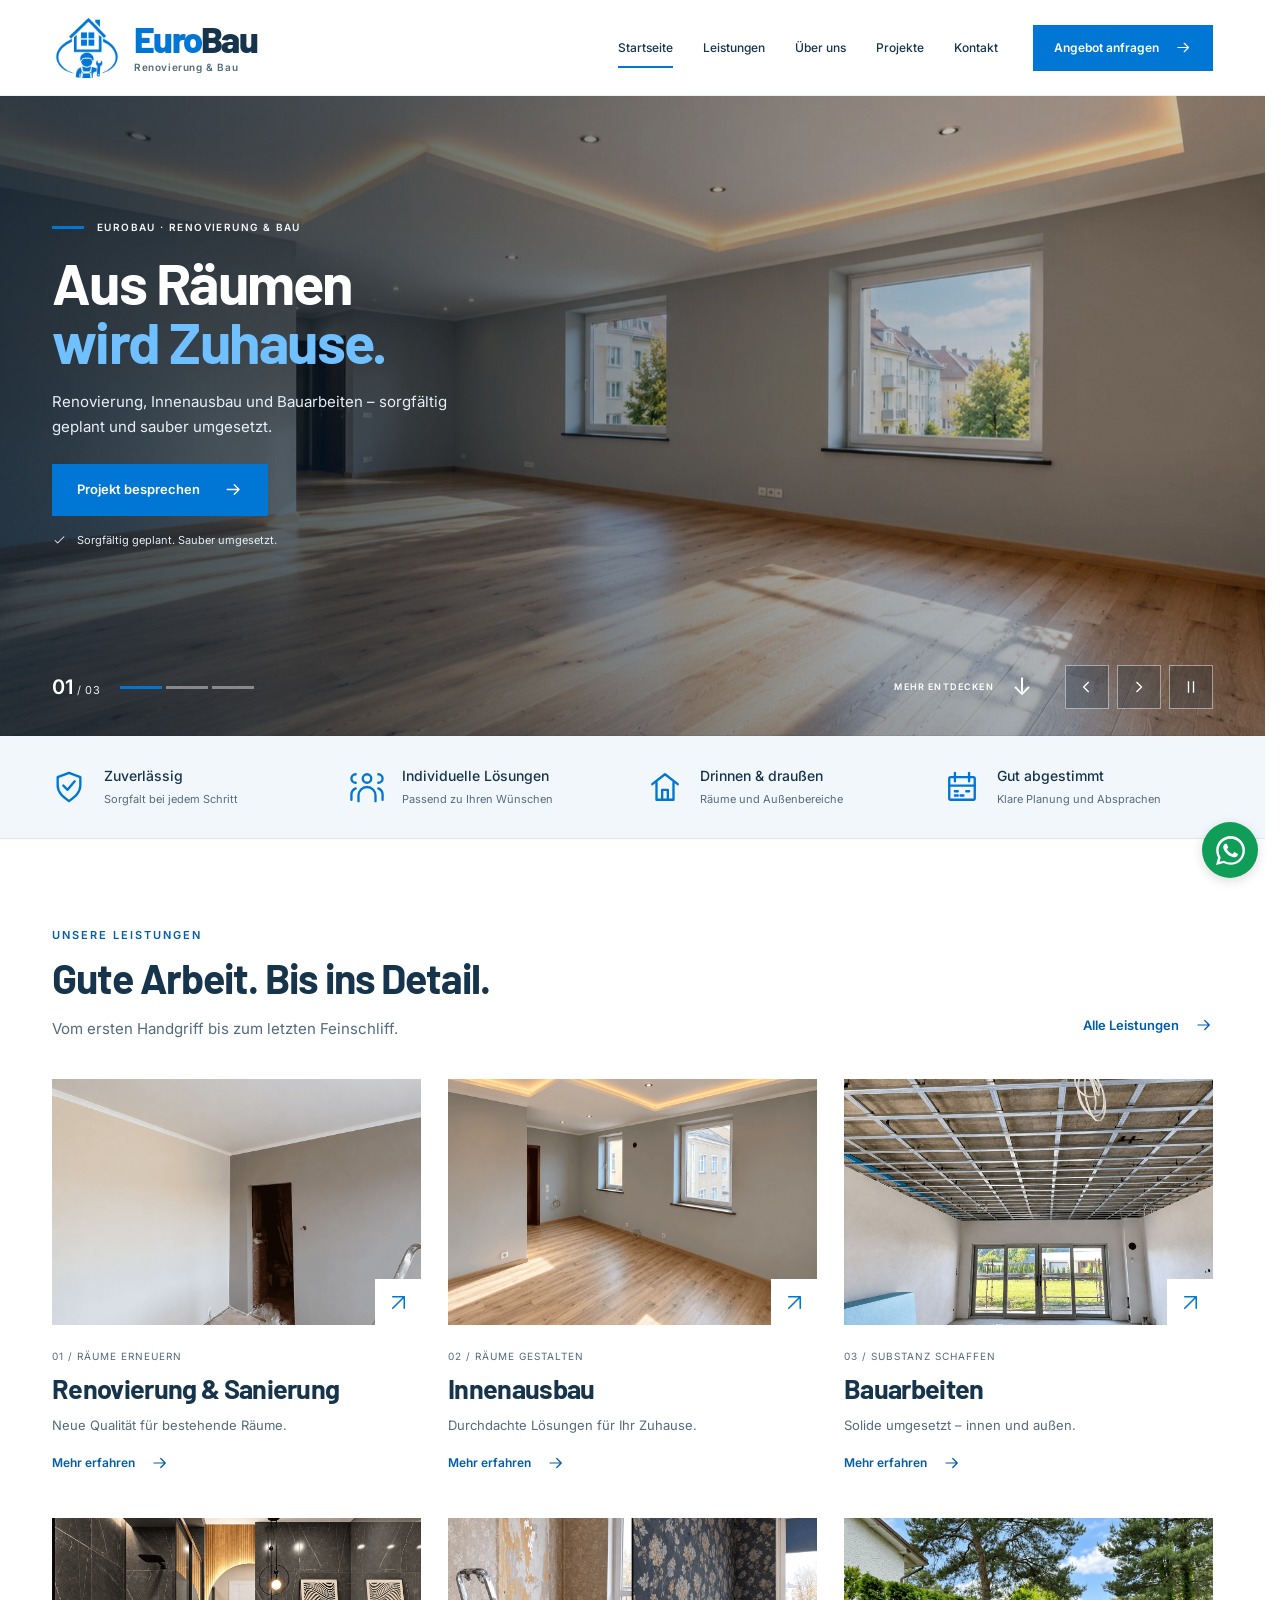
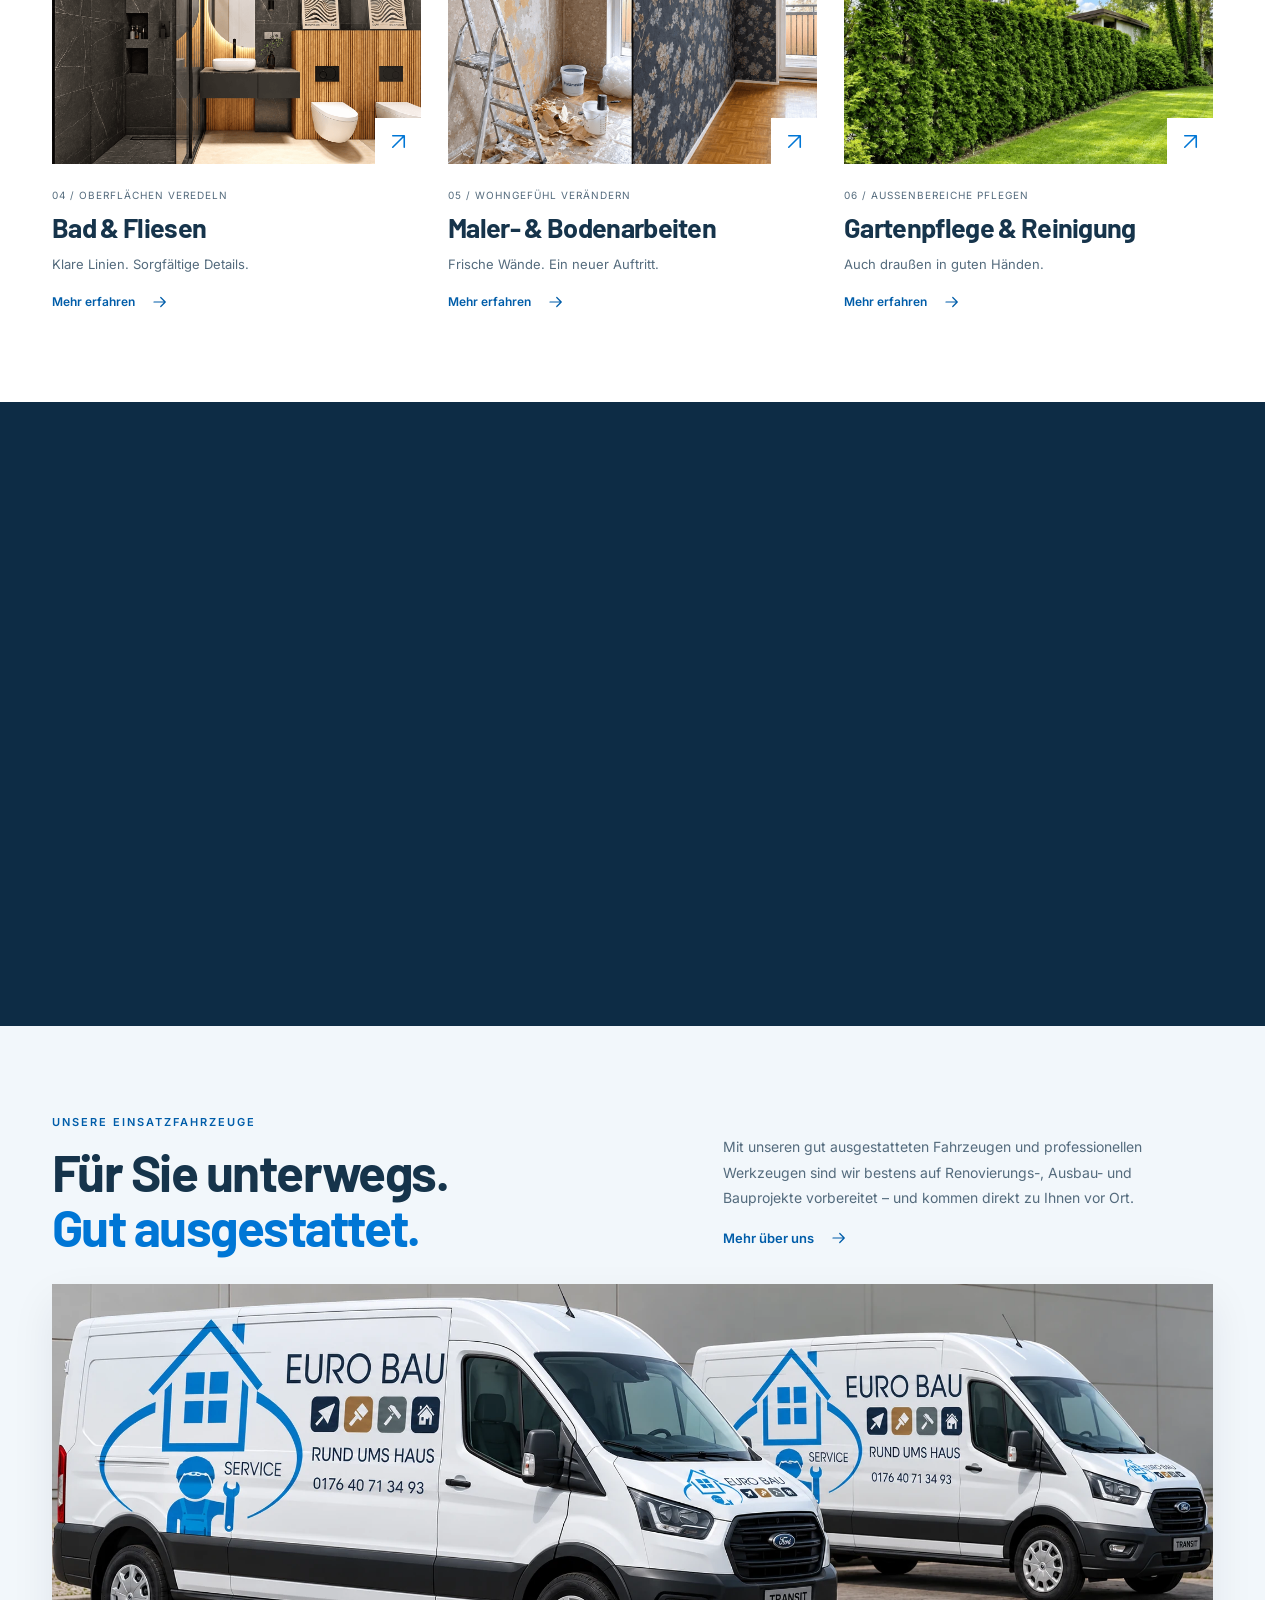
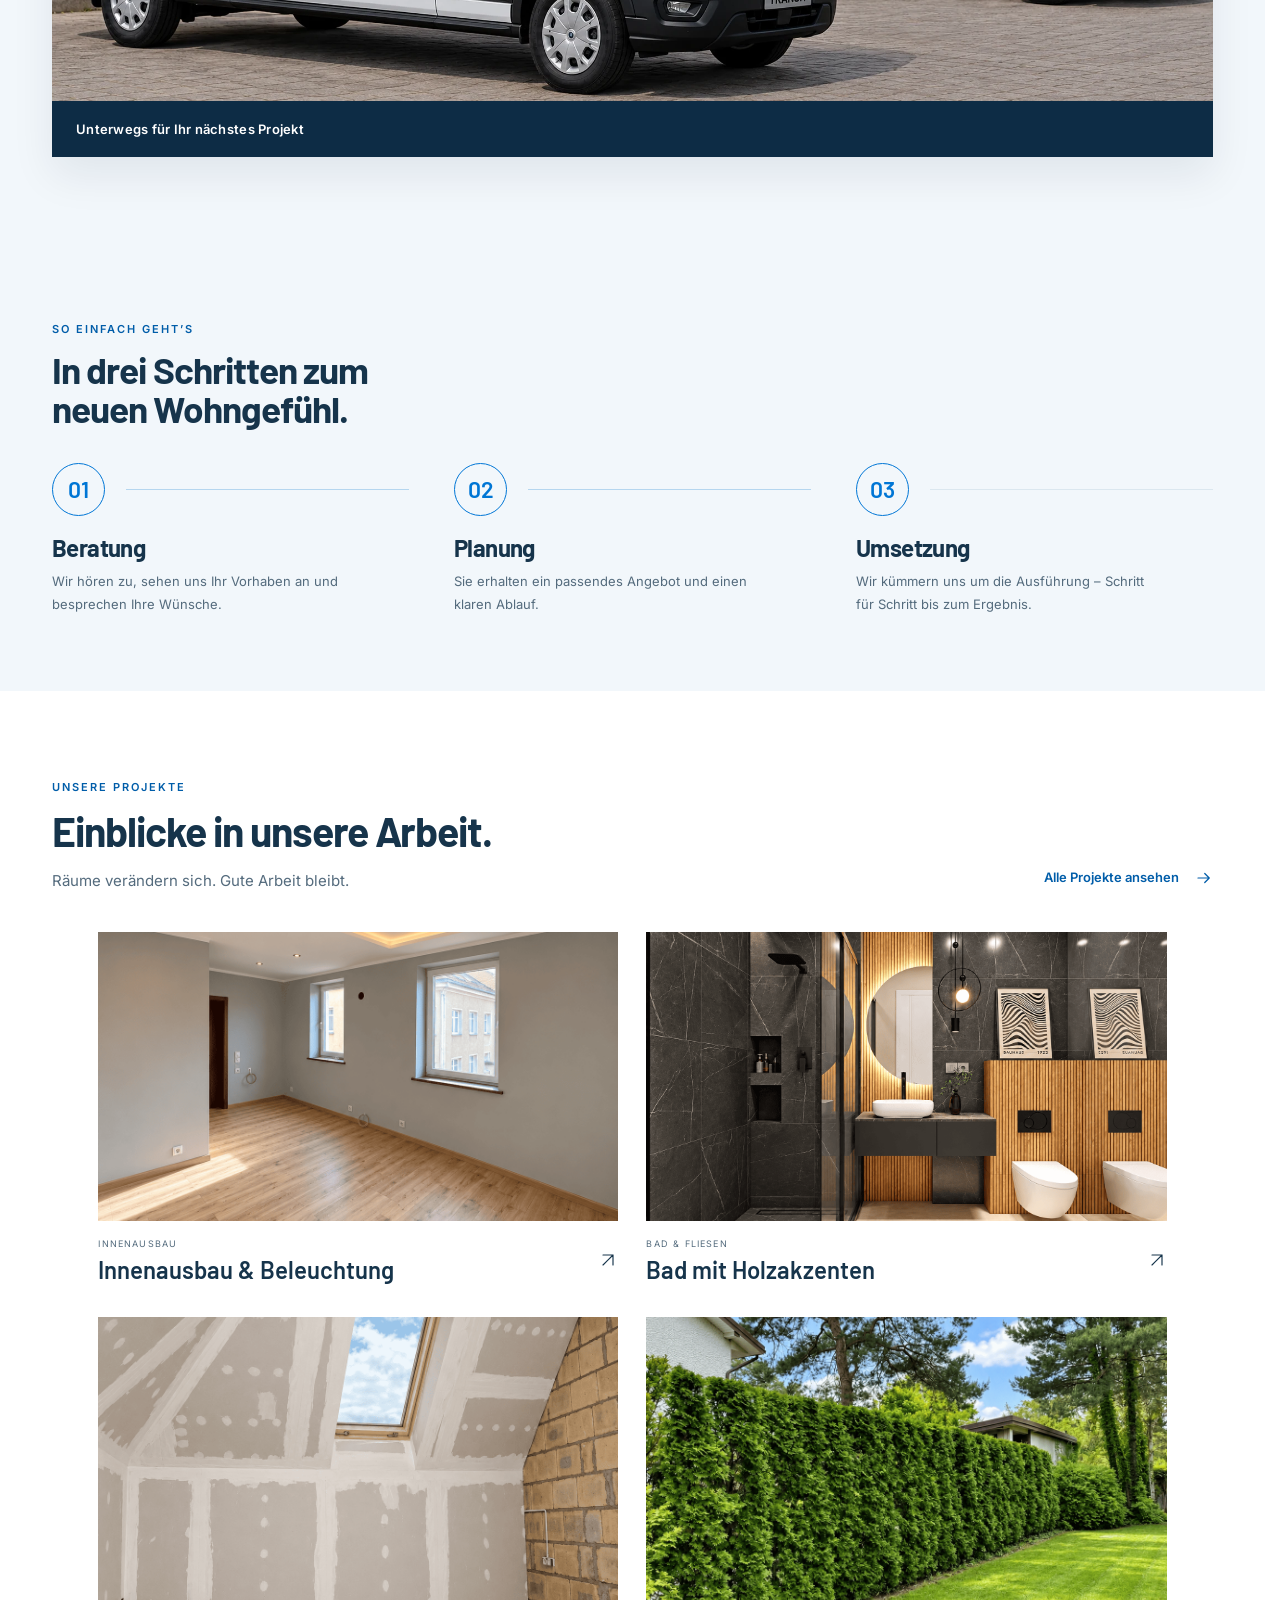
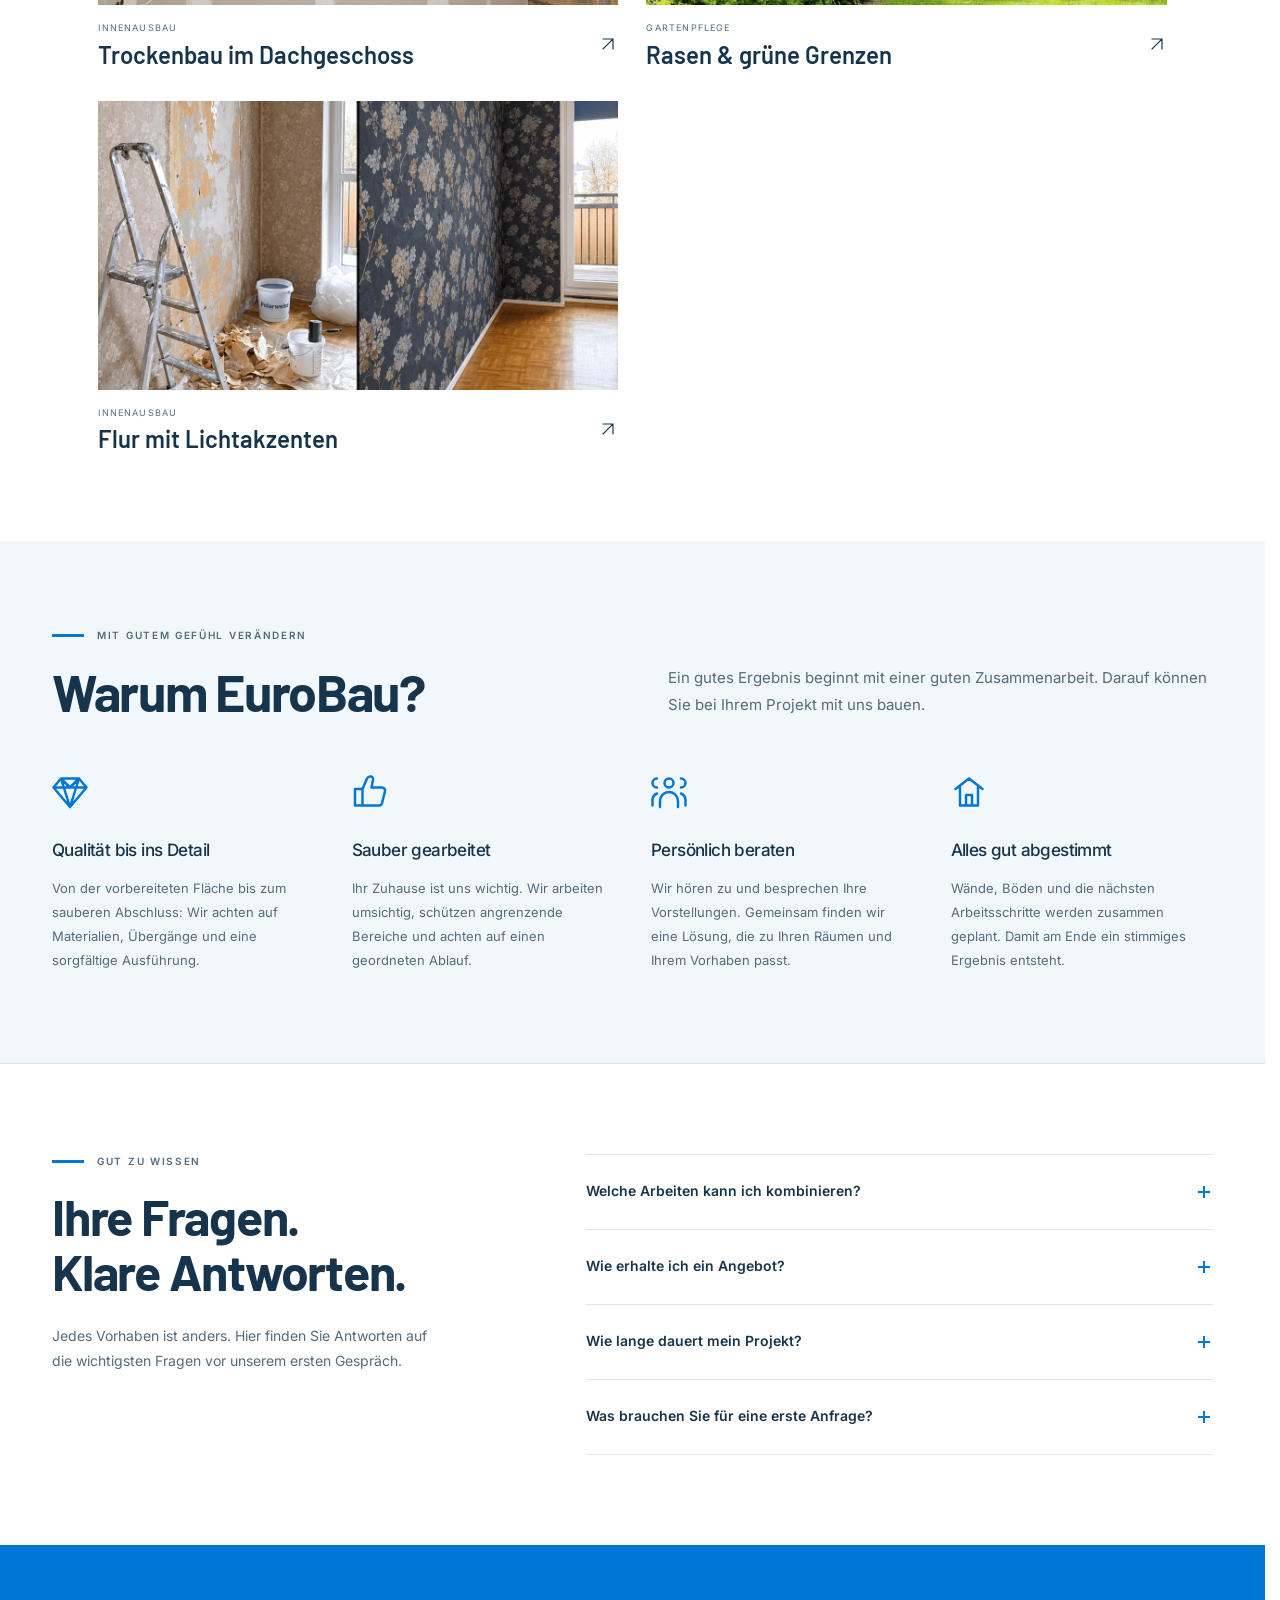
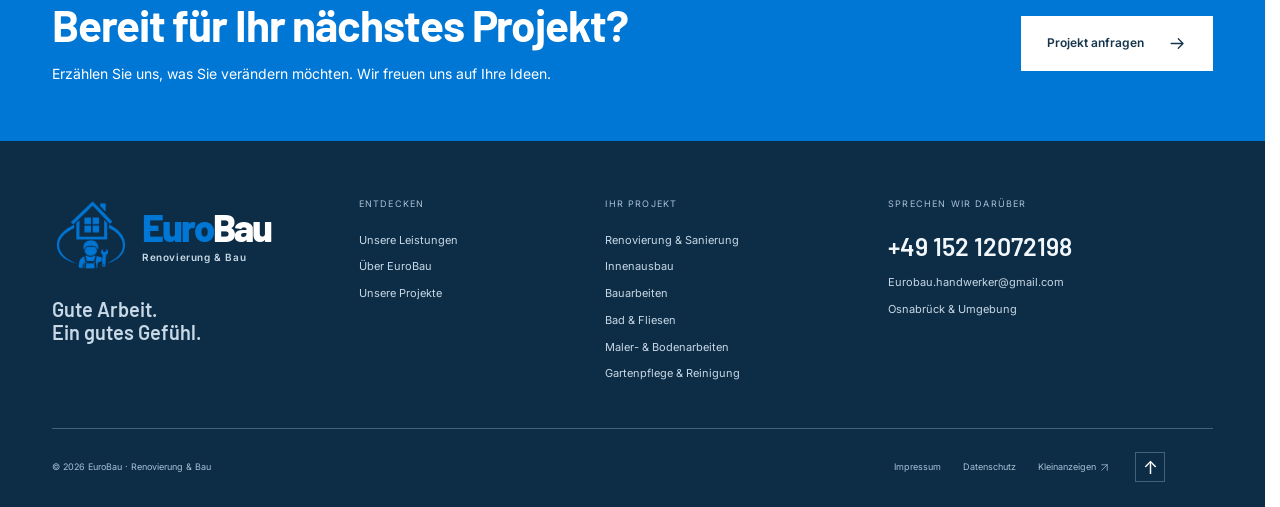
<file: index.html>
<!doctype html><html lang="de"><head><meta charset="utf-8"><meta name="viewport" content="width=device-width,initial-scale=1"><title>Renovierung &amp; Innenausbau in Osnabrück | EuroBau</title><meta name="description" content="EuroBau – Renovierung, Innenausbau und Bauarbeiten in Osnabrück und Umgebung. Entdecken Sie unsere Leistungen und sprechen Sie mit uns über Ihr Projekt."><meta name="theme-color" content="#0076d5"><meta name="robots" content="noindex,nofollow"><link rel="canonical" href="https://eurobud-renovierung.drym1.chatgpt.site/"><meta property="og:title" content="Renovierung &amp; Innenausbau in Osnabrück | EuroBau"><meta property="og:description" content="EuroBau – Renovierung, Innenausbau und Bauarbeiten in Osnabrück und Umgebung. Entdecken Sie unsere Leistungen und sprechen Sie mit uns über Ihr Projekt."><meta property="og:type" content="website"><meta property="og:locale" content="de_DE"><meta property="og:image" content="https://eurobud-renovierung.drym1.chatgpt.site/assets/projekte-neu/wohnen-essen.png"><link rel="icon" href="assets/hausmeister-logo.png" type="image/png"><link rel="preload" href="assets/hausmeister-logo.png" as="image" type="image/png"><link rel="preload" href="assets/barlow-700.woff2" as="font" type="font/woff2" crossorigin><link rel="preload" href="assets/barlow-800.woff2" as="font" type="font/woff2" crossorigin><link rel="preload" href="assets/inter-500.woff2" as="font" type="font/woff2" crossorigin><link rel="preload" href="assets/inter-600.woff2" as="font" type="font/woff2" crossorigin><link rel="stylesheet" href="assets/fonts.css"><link rel="stylesheet" href="assets/style.css?v=20261025-mobile-menu-fixed"><link rel="stylesheet" href="assets/sections.css"><link rel="stylesheet" href="assets/motion.css"><script src="assets/app.js" defer></script><script src="assets/motion.js" defer></script><link rel="stylesheet" href="assets/hero.css"><script src="assets/hero.js" defer></script><link rel="stylesheet" href="assets/about-refined.css"><link rel="stylesheet" href="assets/fleet.css"></head><body id="top"><a class="skip-link" href="#inhalt">Zum Inhalt springen</a>
    <header class="header"><div class="container header-inner">
    <a class="brand brand-signature" href="index.html" aria-label="EuroBau – zur Startseite"><img class="brand-logo" src="assets/hausmeister-logo.png" fetchpriority="high" decoding="sync" width="1254" height="1254" alt="" aria-hidden="true"><span class="brand-copy" aria-hidden="true"><span class="brand-name"><span class="brand-euro">Euro</span><span class="brand-bau">Bau</span></span><span class="brand-tagline">Renovierung &amp; Bau</span></span></a>
    <nav class="desktop-nav" aria-label="Hauptnavigation"><a href="index.html" aria-current="page">Startseite</a><a href="leistungen.html" >Leistungen</a><a href="ueber-uns.html" >Über uns</a><a href="projekte.html" >Projekte</a><a href="kontakt.html" >Kontakt</a></nav>
    <a class="button header-cta" href="kontakt.html">Angebot anfragen<svg class="icon " viewBox="0 0 24 24" fill="none" stroke="currentColor" stroke-width="1.65" stroke-linecap="round" stroke-linejoin="round" aria-hidden="true"><path d="M4 12h15m-6-6 6 6-6 6"/></svg></a>
    <button class="menu-toggle" type="button" aria-expanded="false" aria-controls="mobile-nav" aria-label="Menü öffnen"><span></span><span></span></button>
    </div><nav id="mobile-nav" class="mobile-nav" aria-label="Mobile Navigation" hidden><div class="container"><a href="index.html" aria-current="page">Startseite</a><a href="leistungen.html" >Leistungen</a><a href="ueber-uns.html" >Über uns</a><a href="projekte.html" >Projekte</a><a href="kontakt.html" >Kontakt</a><a class="button " href="kontakt.html">Projekt besprechen<svg class="icon " viewBox="0 0 24 24" fill="none" stroke="currentColor" stroke-width="1.65" stroke-linecap="round" stroke-linejoin="round" aria-hidden="true"><path d="M4 12h15m-6-6 6 6-6 6"/></svg></a>
    <a class="mobile-phone" href="tel:+4915212072198"><svg class="icon " viewBox="0 0 24 24" fill="none" stroke="currentColor" stroke-width="1.65" stroke-linecap="round" stroke-linejoin="round" aria-hidden="true"><path d="m8 3 3 5-3 3c1.4 2.9 2.8 4.3 5.8 5.8l3-3 4.2 3c.8.6.9 1.4.5 2.3-1.6 3.6-6.6 3.2-11.7-.3C4.5 15.2 1 8.8 3.7 4.1 4.5 2.6 6.8 2.2 8 3Z"/></svg>+49 152 12072198</a></div></nav></header><main id="inhalt"><section class="hero-slider" aria-label="EuroBau – Unsere Leistungen" aria-roledescription="Karussell" data-hero-slider>
        <h1 class="sr-only">EuroBau – Renovierung, Badgestaltung und Innenausbau in Osnabrück</h1>
        <article class="hero-slide is-active" id="hero-slide-1" role="group" aria-roledescription="Folie" aria-label="1 von 3: Aus Räumen wird Zuhause" aria-hidden="false">
          <img class="hero-slide-image" src="assets/hero-wohnung.jpg" alt="Heller renovierter Wohnraum mit Holzboden, offener Doppeltür und großen Fenstern" width="1989" height="791" fetchpriority="high" decoding="async">
          <div class="container hero-slide-inner"><div class="hero-slide-copy"><p class="hero-slide-kicker">EuroBau · Renovierung &amp; Bau</p><h2 class="hero-slide-title">Aus Räumen<br><span>wird Zuhause.</span></h2><p class="hero-slide-description">Renovierung, Innenausbau und Bauarbeiten – sorgfältig geplant und sauber umgesetzt.</p><a class="button" href="kontakt.html">Projekt besprechen<svg class="icon" viewBox="0 0 24 24" fill="none" stroke="currentColor" stroke-width="1.65" stroke-linecap="round" stroke-linejoin="round" aria-hidden="true"><path d="M4 12h15m-6-6 6 6-6 6"/></svg></a><p class="hero-slide-note"><svg class="icon" viewBox="0 0 24 24" fill="none" stroke="currentColor" stroke-width="1.65" stroke-linecap="round" stroke-linejoin="round" aria-hidden="true"><path d="m5 12 4 4L19 6"/></svg><span>Sorgfältig geplant. Sauber umgesetzt.</span></p></div></div>
        </article><article class="hero-slide" id="hero-slide-2" role="group" aria-roledescription="Folie" aria-label="2 von 3: Bad & Fliesen" aria-hidden="true" inert>
          <img class="hero-slide-image" src="assets/hero-2-exklusiv.jpg" alt="Helles modernes Badezimmer mit Badewanne, Waschtisch und großformatigen Fliesen" width="1600" height="1067" loading="eager" fetchpriority="low" decoding="async">
          <div class="container hero-slide-inner"><div class="hero-slide-copy"><p class="hero-slide-kicker">Bad & Fliesen</p><h2 class="hero-slide-title">IHR BAD.<br><span>NEU GEDACHT.</span></h2><p class="hero-slide-description">Stimmige Materialien, klare Linien und ein Blick fürs Detail. Wir gestalten mit Ihnen ein Bad, in dem Sie sich wohlfühlen.</p><a class="button " href="kontakt.html?leistung=bad-fliesen">Ihr Bad planen<svg class="icon " viewBox="0 0 24 24" fill="none" stroke="currentColor" stroke-width="1.65" stroke-linecap="round" stroke-linejoin="round" aria-hidden="true"><path d="M4 12h15m-6-6 6 6-6 6"/></svg></a><p class="hero-slide-note"><svg class="icon " viewBox="0 0 24 24" fill="none" stroke="currentColor" stroke-width="1.65" stroke-linecap="round" stroke-linejoin="round" aria-hidden="true"><path d="m5 12 4 4L19 6"/></svg><span>Von der ersten Fliese bis zur letzten Fuge.</span></p></div></div>
        </article><article class="hero-slide" id="hero-slide-3" role="group" aria-roledescription="Folie" aria-label="3 von 3: Maler- & Bodenarbeiten" aria-hidden="true" inert>
          <img class="hero-slide-image" src="assets/hero-3-exklusiv.jpg" alt="Großer heller Wohnraum mit Holzboden, indirekter Deckenbeleuchtung und großen Fenstern" width="1600" height="1067" loading="eager" fetchpriority="low" decoding="async">
          <div class="container hero-slide-inner"><div class="hero-slide-copy"><p class="hero-slide-kicker">Maler- & Bodenarbeiten</p><h2 class="hero-slide-title">RAUM FÜR<br><span>NEUES.</span></h2><p class="hero-slide-description">Frische Farben, saubere Oberflächen und neue Böden für ein stimmiges Zuhause. Wir setzen Ihre Ideen sorgfältig um.</p><a class="button " href="kontakt.html?leistung=maler-boden">Veränderung starten<svg class="icon " viewBox="0 0 24 24" fill="none" stroke="currentColor" stroke-width="1.65" stroke-linecap="round" stroke-linejoin="round" aria-hidden="true"><path d="M4 12h15m-6-6 6 6-6 6"/></svg></a><p class="hero-slide-note"><svg class="icon " viewBox="0 0 24 24" fill="none" stroke="currentColor" stroke-width="1.65" stroke-linecap="round" stroke-linejoin="round" aria-hidden="true"><path d="m5 12 4 4L19 6"/></svg><span>Neue Farben. Neue Böden. Neue Perspektiven.</span></p></div></div>
        </article>
        <div class="container hero-controls" hidden>
          <div class="hero-pagination"><p class="hero-counter" aria-hidden="true"><strong data-slide-count>01</strong><span> / 03</span></p><div class="hero-dots" role="group" aria-label="Folie auswählen"><button class="hero-dot" type="button" data-slide="0" aria-label="Folie 1: Aus Räumen wird Zuhause" aria-controls="hero-slide-1" aria-pressed="true"><span></span></button><button class="hero-dot" type="button" data-slide="1" aria-label="Folie 2: Bad & Fliesen" aria-controls="hero-slide-2" aria-pressed="false"><span></span></button><button class="hero-dot" type="button" data-slide="2" aria-label="Folie 3: Maler- & Bodenarbeiten" aria-controls="hero-slide-3" aria-pressed="false"><span></span></button></div></div>
          <div class="hero-navigation"><a class="hero-discover" href="#leistungen">Mehr entdecken <span aria-hidden="true">↓</span></a><div class="hero-arrows" role="group" aria-label="Diashow steuern">
          <button class="hero-control" type="button" data-hero-prev aria-label="Vorherige Folie"><svg viewBox="0 0 24 24" fill="none" stroke="currentColor" stroke-width="1.6" aria-hidden="true"><path d="m14 6-6 6 6 6"/></svg></button>
          <button class="hero-control" type="button" data-hero-next aria-label="Nächste Folie"><svg viewBox="0 0 24 24" fill="none" stroke="currentColor" stroke-width="1.6" aria-hidden="true"><path d="m9 6 6 6-6 6"/></svg></button>
          <button class="hero-control hero-playback" type="button" data-hero-pause aria-label="Automatischen Wechsel pausieren" aria-pressed="false"><svg class="hero-pause-icon" viewBox="0 0 24 24" fill="none" stroke="currentColor" stroke-width="1.6" aria-hidden="true"><path d="M9 5v14M15 5v14"/></svg><svg class="hero-play-icon" viewBox="0 0 24 24" fill="none" stroke="currentColor" stroke-width="1.6" aria-hidden="true"><path d="m8 5 10 7-10 7Z"/></svg></button>
          </div></div>
        </div><p class="sr-only" data-hero-status role="status" aria-live="polite" aria-atomic="true"></p>
      </section>
<section class="trust-strip" aria-label="Was EuroBau auszeichnet"><div class="container trust-grid"><div class="trust-item"><svg class="icon " viewBox="0 0 24 24" fill="none" stroke="currentColor" stroke-width="1.65" stroke-linecap="round" stroke-linejoin="round" aria-hidden="true"><path d="m12 2 8 3v6c0 5-4 8-8 11-4-3-8-6-8-11V5Z"/><path d="m8 11 3 3 5-6"/></svg><div><p class="trust-title">Zuverlässig</p><p class="trust-text">Sorgfalt bei jedem Schritt</p></div></div><div class="trust-item"><svg class="icon " viewBox="0 0 24 24" fill="none" stroke="currentColor" stroke-width="1.65" stroke-linecap="round" stroke-linejoin="round" aria-hidden="true"><circle cx="12" cy="6" r="3"/><path d="M6 22v-4a6 6 0 0 1 12 0v4M4 3a3 3 0 0 0 0 6M20 3a3 3 0 0 1 0 6M4 13a5 5 0 0 0-3 5v3M20 13a5 5 0 0 1 3 5v3"/></svg><div><p class="trust-title">Individuelle Lösungen</p><p class="trust-text">Passend zu Ihren Wünschen</p></div></div><div class="trust-item"><svg class="icon " viewBox="0 0 24 24" fill="none" stroke="currentColor" stroke-width="1.65" stroke-linecap="round" stroke-linejoin="round" aria-hidden="true"><path d="m3 10 9-7 9 7M6 9v12h12V9M10 21v-7h4v7"/></svg><div><p class="trust-title">Drinnen & draußen</p><p class="trust-text">Räume und Außenbereiche</p></div></div><div class="trust-item"><svg class="icon " viewBox="0 0 24 24" fill="none" stroke="currentColor" stroke-width="1.65" stroke-linecap="round" stroke-linejoin="round" aria-hidden="true"><rect x="3" y="5" width="18" height="16" rx="1"/><path d="M7 2v6M17 2v6M3 11h18M7 15h2M15 15h2M7 18h2M11 18h2"/></svg><div><p class="trust-title">Gut abgestimmt</p><p class="trust-text">Klare Planung und Absprachen</p></div></div></div></section>
<section class="section" id="leistungen"><div class="container"><div class="section-heading"><div><p class="eyebrow">Unsere Leistungen</p><h2>Gute Arbeit. Bis ins Detail.</h2><p class="section-intro">Vom ersten Handgriff bis zum letzten Feinschliff.</p></div><a class="text-link" href="leistungen.html">Alle Leistungen<svg class="icon " viewBox="0 0 24 24" fill="none" stroke="currentColor" stroke-width="1.65" stroke-linecap="round" stroke-linejoin="round" aria-hidden="true"><path d="M4 12h15m-6-6 6 6-6 6"/></svg></a></div><div class="service-grid"><a class="service-card" href="renovierung.html" data-reveal><div class="image-frame"><img src="assets/projekte-neu/renovierung.png" width="960" height="700" loading="lazy" alt="Wände während der Renovierung eines Wohnraums"><span class="image-arrow"><svg class="icon " viewBox="0 0 24 24" fill="none" stroke="currentColor" stroke-width="1.65" stroke-linecap="round" stroke-linejoin="round" aria-hidden="true"><path d="M6 18 18 6M6 6h12v12"/></svg></span></div><p class="card-index">01 / Räume erneuern</p><h3>Renovierung & Sanierung</h3><p>Neue Qualität für bestehende Räume.</p><span class="text-link">Mehr erfahren <svg class="icon " viewBox="0 0 24 24" fill="none" stroke="currentColor" stroke-width="1.65" stroke-linecap="round" stroke-linejoin="round" aria-hidden="true"><path d="M4 12h15m-6-6 6 6-6 6"/></svg></span></a><a class="service-card" href="innenausbau.html" data-reveal><div class="image-frame"><img src="assets/projekte-neu/wohnraum.png" width="960" height="700" loading="lazy" alt="Fertig ausgebauter Wohnraum mit Holzboden und indirekter Beleuchtung"><span class="image-arrow"><svg class="icon " viewBox="0 0 24 24" fill="none" stroke="currentColor" stroke-width="1.65" stroke-linecap="round" stroke-linejoin="round" aria-hidden="true"><path d="M6 18 18 6M6 6h12v12"/></svg></span></div><p class="card-index">02 / Räume gestalten</p><h3>Innenausbau</h3><p>Durchdachte Lösungen für Ihr Zuhause.</p><span class="text-link">Mehr erfahren <svg class="icon " viewBox="0 0 24 24" fill="none" stroke="currentColor" stroke-width="1.65" stroke-linecap="round" stroke-linejoin="round" aria-hidden="true"><path d="M4 12h15m-6-6 6 6-6 6"/></svg></span></a><a class="service-card" href="bauarbeiten.html" data-reveal><div class="image-frame"><img src="assets/projekte-neu/deckenbau.png" width="960" height="700" loading="lazy" alt="Unterkonstruktion einer Decke während der Bauarbeiten"><span class="image-arrow"><svg class="icon " viewBox="0 0 24 24" fill="none" stroke="currentColor" stroke-width="1.65" stroke-linecap="round" stroke-linejoin="round" aria-hidden="true"><path d="M6 18 18 6M6 6h12v12"/></svg></span></div><p class="card-index">03 / Substanz schaffen</p><h3>Bauarbeiten</h3><p>Solide umgesetzt – innen und außen.</p><span class="text-link">Mehr erfahren <svg class="icon " viewBox="0 0 24 24" fill="none" stroke="currentColor" stroke-width="1.65" stroke-linecap="round" stroke-linejoin="round" aria-hidden="true"><path d="M4 12h15m-6-6 6 6-6 6"/></svg></span></a><a class="service-card" href="bad-fliesen.html" data-reveal><div class="image-frame"><img src="assets/projekte-neu/bad-holz.png" width="960" height="700" loading="lazy" alt="Badezimmer mit dunklen Fliesen, Holzdetails und beleuchtetem Spiegel"><span class="image-arrow"><svg class="icon " viewBox="0 0 24 24" fill="none" stroke="currentColor" stroke-width="1.65" stroke-linecap="round" stroke-linejoin="round" aria-hidden="true"><path d="M6 18 18 6M6 6h12v12"/></svg></span></div><p class="card-index">04 / Oberflächen veredeln</p><h3>Bad & Fliesen</h3><p>Klare Linien. Sorgfältige Details.</p><span class="text-link">Mehr erfahren <svg class="icon " viewBox="0 0 24 24" fill="none" stroke="currentColor" stroke-width="1.65" stroke-linecap="round" stroke-linejoin="round" aria-hidden="true"><path d="M4 12h15m-6-6 6 6-6 6"/></svg></span></a><a class="service-card" href="maler-boden.html" data-reveal><div class="image-frame"><img src="assets/projekte-neu/waende-vergleich.png" width="960" height="700" loading="lazy" alt="Vorher-Nachher-Ansicht frisch gestalteter Wände und neuer Raumwirkung"><span class="image-arrow"><svg class="icon " viewBox="0 0 24 24" fill="none" stroke="currentColor" stroke-width="1.65" stroke-linecap="round" stroke-linejoin="round" aria-hidden="true"><path d="M6 18 18 6M6 6h12v12"/></svg></span></div><p class="card-index">05 / Wohngefühl verändern</p><h3>Maler- & Bodenarbeiten</h3><p>Frische Wände. Ein neuer Auftritt.</p><span class="text-link">Mehr erfahren <svg class="icon " viewBox="0 0 24 24" fill="none" stroke="currentColor" stroke-width="1.65" stroke-linecap="round" stroke-linejoin="round" aria-hidden="true"><path d="M4 12h15m-6-6 6 6-6 6"/></svg></span></a><a class="service-card" href="gartenpflege.html" data-reveal><div class="image-frame"><img src="assets/projekte-neu/garten-rasen.png" width="960" height="700" loading="lazy" alt="Gepflegte Rasenfläche und Hecke aus dem EuroBau-Profil"><span class="image-arrow"><svg class="icon " viewBox="0 0 24 24" fill="none" stroke="currentColor" stroke-width="1.65" stroke-linecap="round" stroke-linejoin="round" aria-hidden="true"><path d="M6 18 18 6M6 6h12v12"/></svg></span></div><p class="card-index">06 / Außenbereiche pflegen</p><h3>Gartenpflege & Reinigung</h3><p>Auch draußen in guten Händen.</p><span class="text-link">Mehr erfahren <svg class="icon " viewBox="0 0 24 24" fill="none" stroke="currentColor" stroke-width="1.65" stroke-linecap="round" stroke-linejoin="round" aria-hidden="true"><path d="M4 12h15m-6-6 6 6-6 6"/></svg></span></a></div></div></section>
<section class="about-section" aria-labelledby="about-eurobud-heading">
  <div class="container about-grid about-grid-refined">
    <div class="about-copy" data-reveal=""><p class="eyebrow">Das ist EuroBau</p><h2 id="about-eurobud-heading">Ihr Vorhaben.<br/>Unser Handwerk.</h2><span class="about-heading-rule" aria-hidden="true"></span><p>Wir begleiten Ihr Projekt mit klarer Abstimmung, einem Blick fürs Detail und Lösungen, die zu Ihren Wünschen passen.</p><ul class="check-list"><li><svg aria-hidden="true" class="icon" fill="none" stroke="currentColor" stroke-linecap="round" stroke-linejoin="round" stroke-width="1.65" viewbox="0 0 24 24"><path d="m5 12 4 4L19 6"></path></svg>Ein persönlicher Ansprechpartner</li><li><svg aria-hidden="true" class="icon" fill="none" stroke="currentColor" stroke-linecap="round" stroke-linejoin="round" stroke-width="1.65" viewbox="0 0 24 24"><path d="m5 12 4 4L19 6"></path></svg>Individuelle Lösungen</li><li><svg aria-hidden="true" class="icon" fill="none" stroke="currentColor" stroke-linecap="round" stroke-linejoin="round" stroke-width="1.65" viewbox="0 0 24 24"><path d="m5 12 4 4L19 6"></path></svg>Klare Kommunikation</li></ul><a class="button button-outline" href="ueber-uns.html">Lernen Sie uns kennen<svg aria-hidden="true" class="icon" fill="none" stroke="currentColor" stroke-linecap="round" stroke-linejoin="round" stroke-width="1.65" viewbox="0 0 24 24"><path d="M4 12h15m-6-6 6 6-6 6"></path></svg></a></div>
    <div class="about-process-panel about-process-panel-refined" data-reveal aria-label="So läuft Ihr Projekt bei EuroBau ab">
      <div class="about-process-intro"><p class="about-process-eyebrow">So arbeiten wir</p><h3>Von der Idee zum Ergebnis.</h3></div>
      <div class="about-process-steps"><div class="about-process-item"><div class="about-process-number">01</div><div class="about-process-content"><h3>Kennenlernen &amp; verstehen</h3><p>Sie erzählen uns von Ihren Räumen, Ihren Wünschen und dem gewünschten Zeitraum.</p></div></div><div class="about-process-item"><div class="about-process-number">02</div><div class="about-process-content"><h3>Planen &amp; abstimmen</h3><p>Wir klären die Arbeiten, Materialien und den Ablauf. So wissen Sie, was zu Ihrem Projekt gehört.</p></div></div><div class="about-process-item"><div class="about-process-number">03</div><div class="about-process-content"><h3>Umsetzen &amp; übergeben</h3><p>Die vereinbarten Arbeiten werden Schritt für Schritt umgesetzt und zum Abschluss gemeinsam angesehen.</p></div></div></div>
    </div>
  </div>
</section>
<section class="fleet-section" id="einsatzfahrzeuge" aria-labelledby="fleet-heading">
  <div class="container">
    <div class="fleet-heading">
      <div data-reveal><p class="eyebrow">Unsere Einsatzfahrzeuge</p><h2 id="fleet-heading">Für Sie unterwegs.<br><span>Gut ausgestattet.</span></h2></div>
      <div class="fleet-description" data-reveal><p>Mit unseren gut ausgestatteten Fahrzeugen und professionellen Werkzeugen sind wir bestens auf Renovierungs-, Ausbau- und Bauprojekte vorbereitet – und kommen direkt zu Ihnen vor Ort.</p><a class="text-link" href="ueber-uns.html">Mehr über uns <svg class="icon" viewBox="0 0 24 24" fill="none" stroke="currentColor" stroke-width="1.65" stroke-linecap="round" stroke-linejoin="round" aria-hidden="true"><path d="M4 12h15m-6-6 6 6-6 6"/></svg></a></div>
    </div>
    <figure class="fleet-figure" data-reveal>
      <img src="assets/eurobau-einsatzfahrzeuge.webp" width="2094" height="751" loading="lazy" decoding="async" alt="EuroBau-Einsatzfahrzeuge mit Firmenbeschriftung vor Ort">
      <figcaption class="fleet-figcaption"><strong>Unterwegs für Ihr nächstes Projekt</strong></figcaption>
    </figure>
  </div>
</section>
<section class="section process-section"><div class="container"><div class="section-heading"><div><p class="eyebrow">So einfach geht’s</p><h2>In drei Schritten zum<br class="desktop-br"> neuen Wohngefühl.</h2></div></div><div class="process-grid"><div class="process-step" data-reveal><div class="step-top"><span>01</span><i></i></div><h3>Beratung</h3><p>Wir hören zu, sehen uns Ihr Vorhaben an und besprechen Ihre Wünsche.</p></div><div class="process-step" data-reveal><div class="step-top"><span>02</span><i></i></div><h3>Planung</h3><p>Sie erhalten ein passendes Angebot und einen klaren Ablauf.</p></div><div class="process-step" data-reveal><div class="step-top"><span>03</span><i></i></div><h3>Umsetzung</h3><p>Wir kümmern uns um die Ausführung – Schritt für Schritt bis zum Ergebnis.</p></div></div></div></section>
<section class="section projects-section"><div class="container"><div class="section-heading"><div><p class="eyebrow">Unsere Projekte</p><h2>Einblicke in unsere Arbeit.</h2><p class="section-intro">Räume verändern sich. Gute Arbeit bleibt.</p></div><a class="text-link" href="projekte.html">Alle Projekte ansehen<svg class="icon " viewBox="0 0 24 24" fill="none" stroke="currentColor" stroke-width="1.65" stroke-linecap="round" stroke-linejoin="round" aria-hidden="true"><path d="M4 12h15m-6-6 6 6-6 6"/></svg></a></div><div class="project-grid "><button class="project-card " type="button" data-category="Innenausbau" data-gallery="wohnraum" data-title="Innenausbau & Beleuchtung" data-caption="Ein Raum mit einer neuen Atmosphäre." aria-label="Innenausbau & Beleuchtung – Bild vergrößern" data-reveal><span class="image-frame"><img src="assets/projekte-neu/wohnraum.png" width="960" height="700" loading="lazy" alt="Wohnraum mit indirekter Deckenbeleuchtung und Holzboden"><span class="project-zoom"><svg class="icon " viewBox="0 0 24 24" fill="none" stroke="currentColor" stroke-width="1.65" stroke-linecap="round" stroke-linejoin="round" aria-hidden="true"><path d="M12 5v14M5 12h14"/></svg></span></span><span class="project-info"><span><span class="project-category">Innenausbau</span><strong>Innenausbau & Beleuchtung</strong></span><svg class="icon " viewBox="0 0 24 24" fill="none" stroke="currentColor" stroke-width="1.65" stroke-linecap="round" stroke-linejoin="round" aria-hidden="true"><path d="M6 18 18 6M6 6h12v12"/></svg></span></button><button class="project-card " type="button" data-category="Bad & Fliesen" data-gallery="bad-holz" data-title="Bad mit Holzakzenten" data-caption="Dunkle Fliesen treffen auf warme Holzdetails." aria-label="Bad mit Holzakzenten – Bild vergrößern" data-reveal><span class="image-frame"><img src="assets/projekte-neu/bad-holz.png" width="960" height="700" loading="lazy" alt="Dunkles Badezimmer mit Holzverkleidung und indirekter Beleuchtung"><span class="project-zoom"><svg class="icon " viewBox="0 0 24 24" fill="none" stroke="currentColor" stroke-width="1.65" stroke-linecap="round" stroke-linejoin="round" aria-hidden="true"><path d="M12 5v14M5 12h14"/></svg></span></span><span class="project-info"><span><span class="project-category">Bad & Fliesen</span><strong>Bad mit Holzakzenten</strong></span><svg class="icon " viewBox="0 0 24 24" fill="none" stroke="currentColor" stroke-width="1.65" stroke-linecap="round" stroke-linejoin="round" aria-hidden="true"><path d="M6 18 18 6M6 6h12v12"/></svg></span></button><button class="project-card " type="button" data-category="Innenausbau" data-gallery="trockenbau" data-title="Trockenbau im Dachgeschoss" data-caption="Neue Möglichkeiten unter dem Dach." aria-label="Trockenbau im Dachgeschoss – Bild vergrößern" data-reveal><span class="image-frame"><img src="assets/projekte-neu/trockenbau.png" width="960" height="700" loading="lazy" alt="Mit Gipskarton verkleidetes Dachgeschoss"><span class="project-zoom"><svg class="icon " viewBox="0 0 24 24" fill="none" stroke="currentColor" stroke-width="1.65" stroke-linecap="round" stroke-linejoin="round" aria-hidden="true"><path d="M12 5v14M5 12h14"/></svg></span></span><span class="project-info"><span><span class="project-category">Innenausbau</span><strong>Trockenbau im Dachgeschoss</strong></span><svg class="icon " viewBox="0 0 24 24" fill="none" stroke="currentColor" stroke-width="1.65" stroke-linecap="round" stroke-linejoin="round" aria-hidden="true"><path d="M6 18 18 6M6 6h12v12"/></svg></span></button><button class="project-card " type="button" data-category="Gartenpflege" data-gallery="garten-rasen" data-title="Rasen & grüne Grenzen" data-caption="Einblicke in die Pflege von Grünflächen." aria-label="Rasen & grüne Grenzen – Bild vergrößern" data-reveal><span class="image-frame"><img src="assets/projekte-neu/garten-rasen.png" width="960" height="700" loading="lazy" alt="Rasenfläche neben einer geschnittenen Hecke"><span class="project-zoom"><svg class="icon " viewBox="0 0 24 24" fill="none" stroke="currentColor" stroke-width="1.65" stroke-linecap="round" stroke-linejoin="round" aria-hidden="true"><path d="M12 5v14M5 12h14"/></svg></span></span><span class="project-info"><span><span class="project-category">Gartenpflege</span><strong>Rasen & grüne Grenzen</strong></span><svg class="icon " viewBox="0 0 24 24" fill="none" stroke="currentColor" stroke-width="1.65" stroke-linecap="round" stroke-linejoin="round" aria-hidden="true"><path d="M6 18 18 6M6 6h12v12"/></svg></span></button><button class="project-card " type="button" data-category="Innenausbau" data-gallery="flur-licht" data-title="Flur mit Lichtakzenten" data-caption="Klare Linien an Wand und Decke." aria-label="Flur mit Lichtakzenten – Bild vergrößern" data-reveal><span class="image-frame"><img src="assets/projekte-neu/waende-vergleich.png" width="960" height="700" loading="lazy" alt="Fertiger Flur mit indirekter Deckenbeleuchtung"><span class="project-zoom"><svg class="icon " viewBox="0 0 24 24" fill="none" stroke="currentColor" stroke-width="1.65" stroke-linecap="round" stroke-linejoin="round" aria-hidden="true"><path d="M12 5v14M5 12h14"/></svg></span></span><span class="project-info"><span><span class="project-category">Innenausbau</span><strong>Flur mit Lichtakzenten</strong></span><svg class="icon " viewBox="0 0 24 24" fill="none" stroke="currentColor" stroke-width="1.65" stroke-linecap="round" stroke-linejoin="round" aria-hidden="true"><path d="M6 18 18 6M6 6h12v12"/></svg></span></button></div></div></section>
<section class="why-section" id="warum-eurobud" aria-labelledby="why-heading"><div class="container"><div class="why-heading"><div><p class="section-kicker">Mit gutem Gefühl verändern</p><h2 id="why-heading">Warum EuroBau?</h2></div><p>Ein gutes Ergebnis beginnt mit einer guten Zusammenarbeit. Darauf können Sie bei Ihrem Projekt mit uns bauen.</p></div><div class="why-grid"><article class="why-item"><svg class="icon " viewBox="0 0 24 24" fill="none" stroke="currentColor" stroke-width="1.65" stroke-linecap="round" stroke-linejoin="round" aria-hidden="true"><path d="m6 3-5 6 11 13L23 9l-5-6ZM1 9h22M6 3l6 19L18 3M6 3l6 6 6-6"/></svg><h3>Qualität bis ins Detail</h3><p>Von der vorbereiteten Fläche bis zum sauberen Abschluss: Wir achten auf Materialien, Übergänge und eine sorgfältige Ausführung.</p></article><article class="why-item"><svg class="icon " viewBox="0 0 24 24" fill="none" stroke="currentColor" stroke-width="1.65" stroke-linecap="round" stroke-linejoin="round" aria-hidden="true"><path d="M7 21H2V10h5m0 11h11a2 2 0 0 0 2-1.5l2-8A2 2 0 0 0 20 9h-7l1-5c.5-3-3-3-4-1l-3 7Z"/></svg><h3>Sauber gearbeitet</h3><p>Ihr Zuhause ist uns wichtig. Wir arbeiten umsichtig, schützen angrenzende Bereiche und achten auf einen geordneten Ablauf.</p></article><article class="why-item"><svg class="icon " viewBox="0 0 24 24" fill="none" stroke="currentColor" stroke-width="1.65" stroke-linecap="round" stroke-linejoin="round" aria-hidden="true"><circle cx="12" cy="6" r="3"/><path d="M6 22v-4a6 6 0 0 1 12 0v4M4 3a3 3 0 0 0 0 6M20 3a3 3 0 0 1 0 6M4 13a5 5 0 0 0-3 5v3M20 13a5 5 0 0 1 3 5v3"/></svg><h3>Persönlich beraten</h3><p>Wir hören zu und besprechen Ihre Vorstellungen. Gemeinsam finden wir eine Lösung, die zu Ihren Räumen und Ihrem Vorhaben passt.</p></article><article class="why-item"><svg class="icon " viewBox="0 0 24 24" fill="none" stroke="currentColor" stroke-width="1.65" stroke-linecap="round" stroke-linejoin="round" aria-hidden="true"><path d="m3 10 9-7 9 7M6 9v12h12V9M10 21v-7h4v7"/></svg><h3>Alles gut abgestimmt</h3><p>Wände, Böden und die nächsten Arbeitsschritte werden zusammen geplant. Damit am Ende ein stimmiges Ergebnis entsteht.</p></article></div></div></section><section class="home-faq-section" id="fragen" aria-labelledby="faq-heading"><div class="container home-faq-grid"><div class="home-faq-intro"><p class="section-kicker">Gut zu wissen</p><h2 id="faq-heading">Ihre Fragen.<br>Klare Antworten.</h2><p>Jedes Vorhaben ist anders. Hier finden Sie Antworten auf die wichtigsten Fragen vor unserem ersten Gespräch.</p></div><div class="home-faq-list"><details class="home-faq-item" name="eurobud-home-faq"><summary>Welche Arbeiten kann ich kombinieren?<span class="faq-mark" aria-hidden="true"></span></summary><div class="home-faq-answer"><p>Zum Beispiel Renovierung, Trockenbau, Malerarbeiten, Bodenverlegung und Fliesenarbeiten. Auch Gartenpflege und Reinigung können Sie anfragen. Gemeinsam klären wir, welche Leistungen zu Ihrem Vorhaben passen.</p></div></details><details class="home-faq-item" name="eurobud-home-faq"><summary>Wie erhalte ich ein Angebot?<span class="faq-mark" aria-hidden="true"></span></summary><div class="home-faq-answer"><p>Schildern Sie uns kurz Ihre Wünsche, den Ort und den geplanten Zeitraum. Bei Bedarf sehen wir uns das Vorhaben vor Ort an. Auf dieser Grundlage besprechen wir den Umfang und erstellen ein passendes Angebot.</p></div></details><details class="home-faq-item" name="eurobud-home-faq"><summary>Wie lange dauert mein Projekt?<span class="faq-mark" aria-hidden="true"></span></summary><div class="home-faq-answer"><p>Das hängt von den Arbeiten, den Flächen, den Materialien und dem vorhandenen Zustand ab. Nach der ersten Abstimmung können wir den Ablauf und einen realistischen Zeitrahmen mit Ihnen planen.</p></div></details><details class="home-faq-item" name="eurobud-home-faq"><summary>Was brauchen Sie für eine erste Anfrage?<span class="faq-mark" aria-hidden="true"></span></summary><div class="home-faq-answer"><p>Hilfreich sind eine kurze Beschreibung, der Standort und einige Fotos. Nennen Sie gerne auch Maße, gewünschte Materialien und Ihren Zeitrahmen. Sie erreichen uns telefonisch, per E-Mail oder über WhatsApp.</p></div></details></div></div></section><section class="cta-section home-cta"><div class="container cta-inner"><div><h2>Bereit für Ihr nächstes Projekt?</h2><p>Erzählen Sie uns, was Sie verändern möchten. Wir freuen uns auf Ihre Ideen.</p></div><a class="button button-white" href="kontakt.html">Projekt anfragen<svg class="icon " viewBox="0 0 24 24" fill="none" stroke="currentColor" stroke-width="1.65" stroke-linecap="round" stroke-linejoin="round" aria-hidden="true"><path d="M4 12h15m-6-6 6 6-6 6"/></svg></a></div></section><dialog class="lightbox" aria-label="Projektansicht"><button class="lightbox-close" type="button" aria-label="Projektansicht schließen"><svg class="icon " viewBox="0 0 24 24" fill="none" stroke="currentColor" stroke-width="1.65" stroke-linecap="round" stroke-linejoin="round" aria-hidden="true"><path d="m6 6 12 12M18 6 6 18"/></svg></button><div class="lightbox-inner"><img class="lightbox-image" alt=""><div class="lightbox-caption"><div><h2 class="lightbox-title"></h2><p class="lightbox-description"></p></div><div class="gallery-controls"><button type="button" class="gallery-prev" aria-label="Vorheriges Bild">←</button><span class="gallery-count" aria-live="polite"></span><button type="button" class="gallery-next" aria-label="Nächstes Bild">→</button></div></div></div></dialog></main><footer class="footer"><div class="container footer-top"><div class="footer-brand"><a class="brand-signature" href="index.html" aria-label="EuroBau Startseite"><img class="brand-logo" src="assets/hausmeister-logo.png" width="1254" height="1254" alt="" aria-hidden="true"><span class="brand-copy" aria-hidden="true"><span class="brand-name"><span class="brand-euro">Euro</span><span class="brand-bau">Bau</span></span><span class="brand-tagline">Renovierung &amp; Bau</span></span></a><p>Gute Arbeit.<br>Ein gutes Gefühl.</p></div>
    <div><span class="footer-label">Entdecken</span><a href="leistungen.html">Unsere Leistungen</a><a href="ueber-uns.html">Über EuroBau</a><a href="projekte.html">Unsere Projekte</a></div>
    <div><span class="footer-label">Ihr Projekt</span><a href="renovierung.html">Renovierung & Sanierung</a><a href="innenausbau.html">Innenausbau</a><a href="bauarbeiten.html">Bauarbeiten</a><a href="bad-fliesen.html">Bad & Fliesen</a><a href="maler-boden.html">Maler- & Bodenarbeiten</a><a href="gartenpflege.html">Gartenpflege & Reinigung</a></div>
    <div><span class="footer-label">Sprechen wir darüber</span><a class="footer-phone" href="tel:+4915212072198">+49 152 12072198</a><a href="mailto:Eurobau.handwerker@gmail.com">Eurobau.handwerker@gmail.com</a><span>Osnabrück & Umgebung</span></div></div>
    <div class="container footer-bottom"><span>© 2026 EuroBau · Renovierung & Bau</span><div><a href="impressum.html">Impressum</a><a href="datenschutz.html">Datenschutz</a><a href="https://www.kleinanzeigen.de/pro/Euro-bud" target="_blank" rel="noopener noreferrer">Kleinanzeigen <svg class="icon " viewBox="0 0 24 24" fill="none" stroke="currentColor" stroke-width="1.65" stroke-linecap="round" stroke-linejoin="round" aria-hidden="true"><path d="M6 18 18 6M6 6h12v12"/></svg></a></div><a class="back-top" href="#top" aria-label="Nach oben">↑</a></div></footer><a class="whatsapp-float" href="https://wa.me/4917640713493" target="_blank" rel="noopener noreferrer" aria-label="EuroBau über WhatsApp kontaktieren"><span class="whatsapp-tooltip" aria-hidden="true">WhatsApp</span><img class="whatsapp-icon-image" src="assets/whatsapp-icon.svg" width="32" height="32" alt=""></a></body></html>
</file>
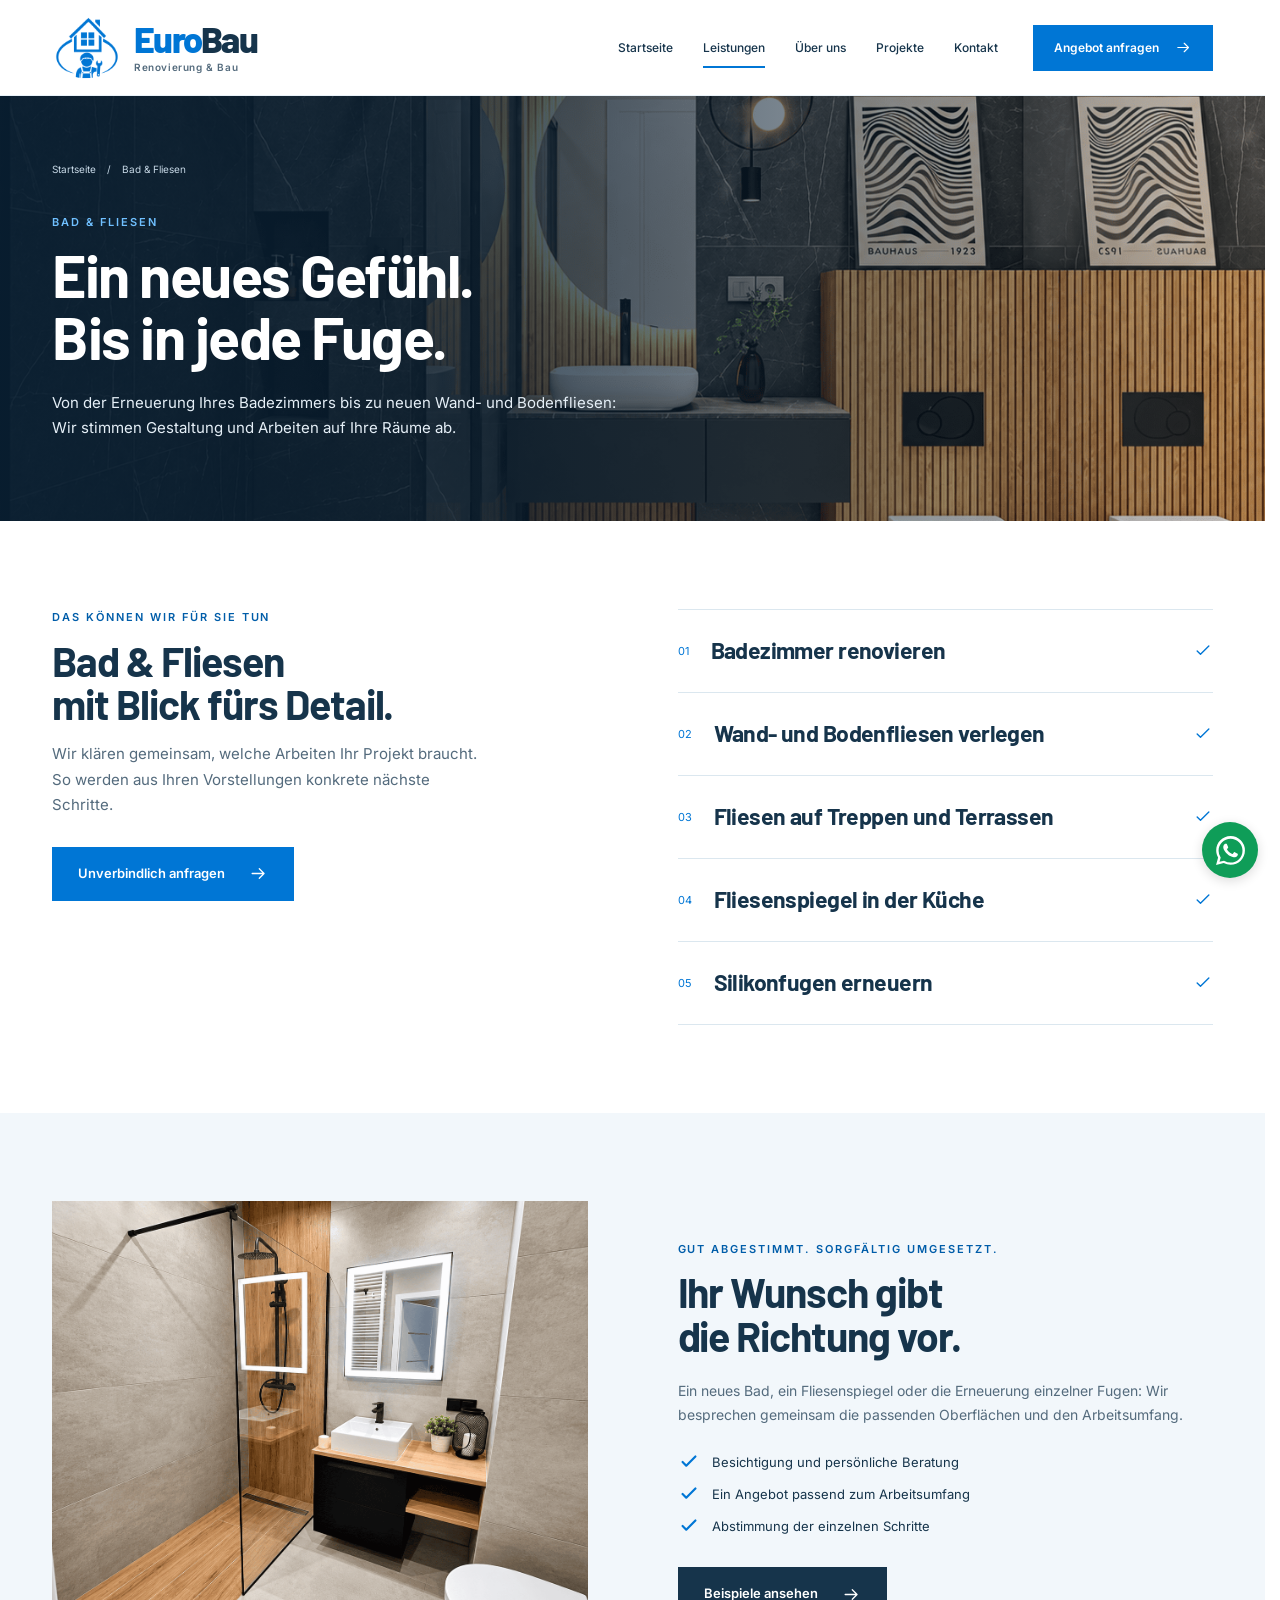
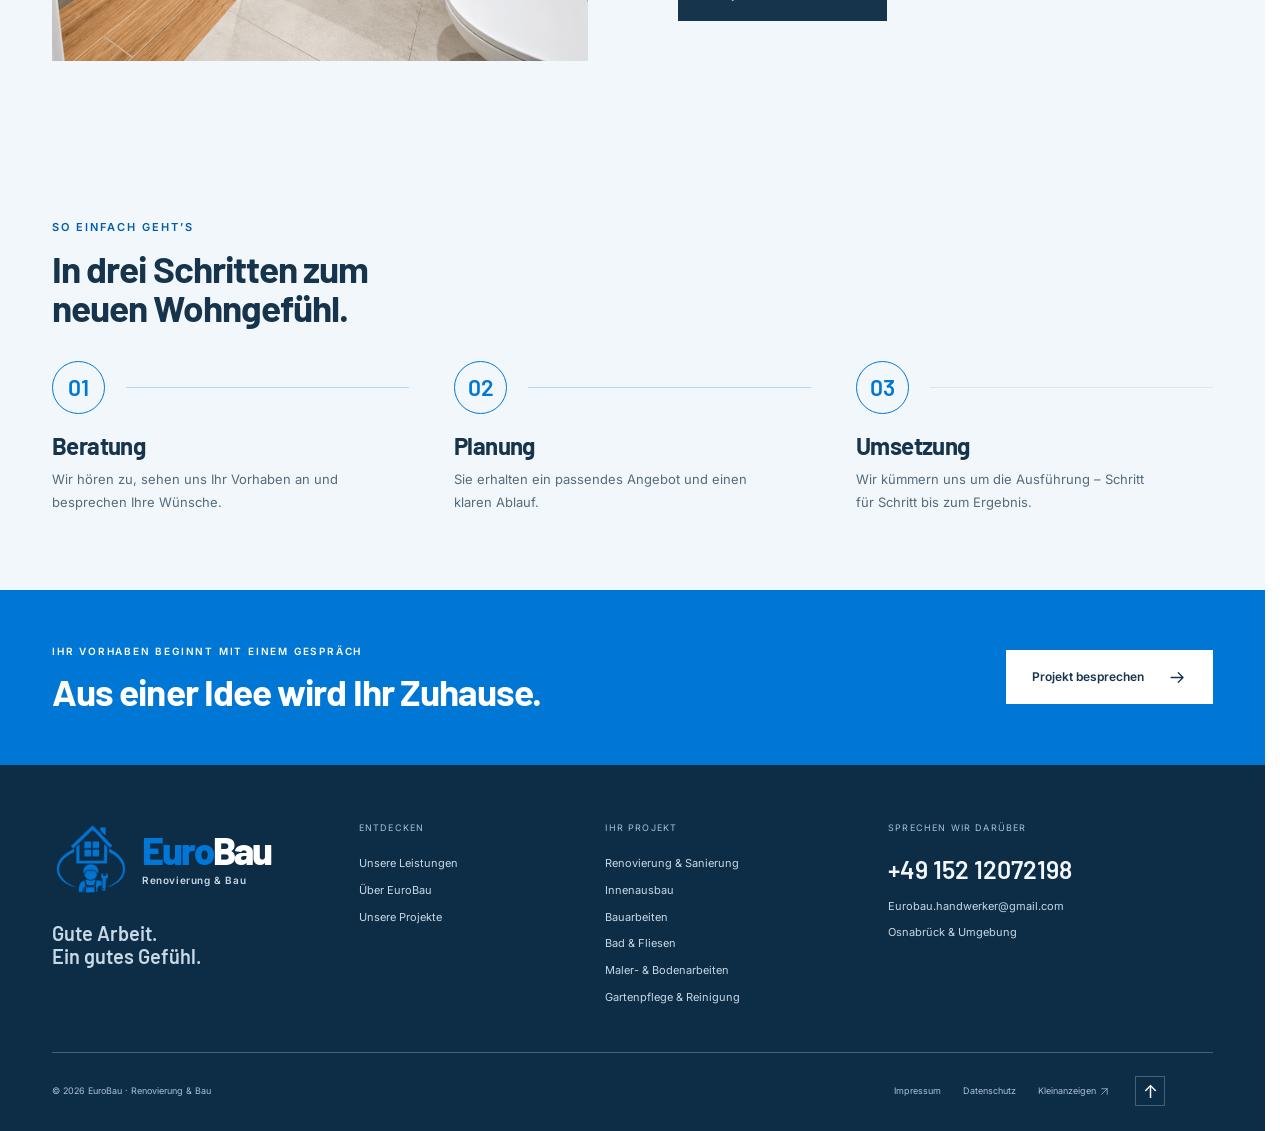
<file: bad-fliesen.html>
<!doctype html><html lang="de"><head><meta charset="utf-8"><meta name="viewport" content="width=device-width,initial-scale=1"><title>Bad &amp; Fliesen in Osnabrück | EuroBau</title><meta name="description" content="Von der Erneuerung Ihres Badezimmers bis zu neuen Wand- und Bodenfliesen: Wir stimmen Gestaltung und Arbeiten auf Ihre Räume ab."><meta name="theme-color" content="#0076d5"><meta name="robots" content="noindex,nofollow"><link rel="canonical" href="https://eurobud-renovierung.drym1.chatgpt.site/bad-fliesen.html"><meta property="og:title" content="Bad &amp; Fliesen in Osnabrück | EuroBau"><meta property="og:description" content="Von der Erneuerung Ihres Badezimmers bis zu neuen Wand- und Bodenfliesen: Wir stimmen Gestaltung und Arbeiten auf Ihre Räume ab."><meta property="og:type" content="website"><meta property="og:locale" content="de_DE"><meta property="og:image" content="https://eurobud-renovierung.drym1.chatgpt.site/assets/projekte-neu/wohnen-essen.png"><link rel="icon" href="assets/hausmeister-logo.png" type="image/png"><link rel="preload" href="assets/hausmeister-logo.png" as="image" type="image/png"><link rel="preload" href="assets/barlow-700.woff2" as="font" type="font/woff2" crossorigin><link rel="preload" href="assets/barlow-800.woff2" as="font" type="font/woff2" crossorigin><link rel="preload" href="assets/inter-500.woff2" as="font" type="font/woff2" crossorigin><link rel="preload" href="assets/inter-600.woff2" as="font" type="font/woff2" crossorigin><link rel="stylesheet" href="assets/fonts.css"><link rel="stylesheet" href="assets/style.css?v=20261025-mobile-menu-fixed"><link rel="stylesheet" href="assets/sections.css"><link rel="stylesheet" href="assets/motion.css"><script src="assets/app.js" defer></script><script src="assets/motion.js" defer></script></head><body id="top"><a class="skip-link" href="#inhalt">Zum Inhalt springen</a>
    <header class="header"><div class="container header-inner">
    <a class="brand brand-signature" href="index.html" aria-label="EuroBau – zur Startseite"><img class="brand-logo" src="assets/hausmeister-logo.png" fetchpriority="high" decoding="sync" width="1254" height="1254" alt="" aria-hidden="true"><span class="brand-copy" aria-hidden="true"><span class="brand-name"><span class="brand-euro">Euro</span><span class="brand-bau">Bau</span></span><span class="brand-tagline">Renovierung &amp; Bau</span></span></a>
    <nav class="desktop-nav" aria-label="Hauptnavigation"><a href="index.html" >Startseite</a><a href="leistungen.html" aria-current="page">Leistungen</a><a href="ueber-uns.html" >Über uns</a><a href="projekte.html" >Projekte</a><a href="kontakt.html" >Kontakt</a></nav>
    <a class="button header-cta" href="kontakt.html">Angebot anfragen<svg class="icon " viewBox="0 0 24 24" fill="none" stroke="currentColor" stroke-width="1.65" stroke-linecap="round" stroke-linejoin="round" aria-hidden="true"><path d="M4 12h15m-6-6 6 6-6 6"/></svg></a>
    <button class="menu-toggle" type="button" aria-expanded="false" aria-controls="mobile-nav" aria-label="Menü öffnen"><span></span><span></span></button>
    </div><nav id="mobile-nav" class="mobile-nav" aria-label="Mobile Navigation" hidden><div class="container"><a href="index.html" >Startseite</a><a href="leistungen.html" aria-current="page">Leistungen</a><a href="ueber-uns.html" >Über uns</a><a href="projekte.html" >Projekte</a><a href="kontakt.html" >Kontakt</a><a class="button " href="kontakt.html">Projekt besprechen<svg class="icon " viewBox="0 0 24 24" fill="none" stroke="currentColor" stroke-width="1.65" stroke-linecap="round" stroke-linejoin="round" aria-hidden="true"><path d="M4 12h15m-6-6 6 6-6 6"/></svg></a>
    <a class="mobile-phone" href="tel:+4915212072198"><svg class="icon " viewBox="0 0 24 24" fill="none" stroke="currentColor" stroke-width="1.65" stroke-linecap="round" stroke-linejoin="round" aria-hidden="true"><path d="m8 3 3 5-3 3c1.4 2.9 2.8 4.3 5.8 5.8l3-3 4.2 3c.8.6.9 1.4.5 2.3-1.6 3.6-6.6 3.2-11.7-.3C4.5 15.2 1 8.8 3.7 4.1 4.5 2.6 6.8 2.2 8 3Z"/></svg>+49 152 12072198</a></div></nav></header><main id="inhalt"><section class="subhero "><div class="subhero-image"><img src="assets/projekte-neu/bad-holz.png" alt="Badezimmer mit dunklen Fliesen, Holzdetails und beleuchtetem Spiegel" fetchpriority="high" width="1600" height="1000"></div><div class="container"><div class="subhero-copy"><div class="breadcrumb"><a href="index.html">Startseite</a><span>/</span><span>Bad & Fliesen</span></div><p class="eyebrow">Bad & Fliesen</p><h1>Ein neues Gefühl.<br>Bis in jede Fuge.</h1><p>Von der Erneuerung Ihres Badezimmers bis zu neuen Wand- und Bodenfliesen: Wir stimmen Gestaltung und Arbeiten auf Ihre Räume ab.</p></div></div></section><section class="section"><div class="container detail-grid"><div data-reveal><p class="eyebrow">Das können wir für Sie tun</p><h2>Bad & Fliesen<br>mit Blick fürs Detail.</h2><p class="section-intro">Wir klären gemeinsam, welche Arbeiten Ihr Projekt braucht. So werden aus Ihren Vorstellungen konkrete nächste Schritte.</p><a class="button " href="kontakt.html?leistung=bad-fliesen">Unverbindlich anfragen<svg class="icon " viewBox="0 0 24 24" fill="none" stroke="currentColor" stroke-width="1.65" stroke-linecap="round" stroke-linejoin="round" aria-hidden="true"><path d="M4 12h15m-6-6 6 6-6 6"/></svg></a></div><div class="service-list"><div><span>01</span><h3>Badezimmer renovieren</h3><svg class="icon " viewBox="0 0 24 24" fill="none" stroke="currentColor" stroke-width="1.65" stroke-linecap="round" stroke-linejoin="round" aria-hidden="true"><path d="m5 12 4 4L19 6"/></svg></div><div><span>02</span><h3>Wand- und Bodenfliesen verlegen</h3><svg class="icon " viewBox="0 0 24 24" fill="none" stroke="currentColor" stroke-width="1.65" stroke-linecap="round" stroke-linejoin="round" aria-hidden="true"><path d="m5 12 4 4L19 6"/></svg></div><div><span>03</span><h3>Fliesen auf Treppen und Terrassen</h3><svg class="icon " viewBox="0 0 24 24" fill="none" stroke="currentColor" stroke-width="1.65" stroke-linecap="round" stroke-linejoin="round" aria-hidden="true"><path d="m5 12 4 4L19 6"/></svg></div><div><span>04</span><h3>Fliesenspiegel in der Küche</h3><svg class="icon " viewBox="0 0 24 24" fill="none" stroke="currentColor" stroke-width="1.65" stroke-linecap="round" stroke-linejoin="round" aria-hidden="true"><path d="m5 12 4 4L19 6"/></svg></div><div><span>05</span><h3>Silikonfugen erneuern</h3><svg class="icon " viewBox="0 0 24 24" fill="none" stroke="currentColor" stroke-width="1.65" stroke-linecap="round" stroke-linejoin="round" aria-hidden="true"><path d="m5 12 4 4L19 6"/></svg></div></div></div></section><section class="section soft-section"><div class="container detail-grid photo-detail"><img src="assets/projekte-neu/bad-natur.png" width="960" height="700" loading="lazy" alt="Arbeitsbeispiel von EuroBau"><div><p class="eyebrow">Gut abgestimmt. Sorgfältig umgesetzt.</p><h2>Ihr Wunsch gibt<br>die Richtung vor.</h2><p>Ein neues Bad, ein Fliesenspiegel oder die Erneuerung einzelner Fugen: Wir besprechen gemeinsam die passenden Oberflächen und den Arbeitsumfang.</p><ul class="check-list"><li><svg class="icon " viewBox="0 0 24 24" fill="none" stroke="currentColor" stroke-width="1.65" stroke-linecap="round" stroke-linejoin="round" aria-hidden="true"><path d="m5 12 4 4L19 6"/></svg>Besichtigung und persönliche Beratung</li><li><svg class="icon " viewBox="0 0 24 24" fill="none" stroke="currentColor" stroke-width="1.65" stroke-linecap="round" stroke-linejoin="round" aria-hidden="true"><path d="m5 12 4 4L19 6"/></svg>Ein Angebot passend zum Arbeitsumfang</li><li><svg class="icon " viewBox="0 0 24 24" fill="none" stroke="currentColor" stroke-width="1.65" stroke-linecap="round" stroke-linejoin="round" aria-hidden="true"><path d="m5 12 4 4L19 6"/></svg>Abstimmung der einzelnen Schritte</li></ul><a class="button button-dark" href="projekte.html">Beispiele ansehen<svg class="icon " viewBox="0 0 24 24" fill="none" stroke="currentColor" stroke-width="1.65" stroke-linecap="round" stroke-linejoin="round" aria-hidden="true"><path d="M4 12h15m-6-6 6 6-6 6"/></svg></a></div></div></section><section class="section process-section"><div class="container"><div class="section-heading"><div><p class="eyebrow">So einfach geht’s</p><h2>In drei Schritten zum<br class="desktop-br"> neuen Wohngefühl.</h2></div></div><div class="process-grid"><div class="process-step" data-reveal><div class="step-top"><span>01</span><i></i></div><h3>Beratung</h3><p>Wir hören zu, sehen uns Ihr Vorhaben an und besprechen Ihre Wünsche.</p></div><div class="process-step" data-reveal><div class="step-top"><span>02</span><i></i></div><h3>Planung</h3><p>Sie erhalten ein passendes Angebot und einen klaren Ablauf.</p></div><div class="process-step" data-reveal><div class="step-top"><span>03</span><i></i></div><h3>Umsetzung</h3><p>Wir kümmern uns um die Ausführung – Schritt für Schritt bis zum Ergebnis.</p></div></div></div></section><section class="cta-section"><div class="container cta-inner"><div><p class="eyebrow">Ihr Vorhaben beginnt mit einem Gespräch</p><h2>Aus einer Idee wird Ihr Zuhause.</h2></div><a class="button button-white" href="kontakt.html">Projekt besprechen<svg class="icon " viewBox="0 0 24 24" fill="none" stroke="currentColor" stroke-width="1.65" stroke-linecap="round" stroke-linejoin="round" aria-hidden="true"><path d="M4 12h15m-6-6 6 6-6 6"/></svg></a></div></section></main><footer class="footer"><div class="container footer-top"><div class="footer-brand"><a class="brand-signature" href="index.html" aria-label="EuroBau Startseite"><img class="brand-logo" src="assets/hausmeister-logo.png" width="1254" height="1254" alt="" aria-hidden="true"><span class="brand-copy" aria-hidden="true"><span class="brand-name"><span class="brand-euro">Euro</span><span class="brand-bau">Bau</span></span><span class="brand-tagline">Renovierung &amp; Bau</span></span></a><p>Gute Arbeit.<br>Ein gutes Gefühl.</p></div>
    <div><span class="footer-label">Entdecken</span><a href="leistungen.html">Unsere Leistungen</a><a href="ueber-uns.html">Über EuroBau</a><a href="projekte.html">Unsere Projekte</a></div>
    <div><span class="footer-label">Ihr Projekt</span><a href="renovierung.html">Renovierung & Sanierung</a><a href="innenausbau.html">Innenausbau</a><a href="bauarbeiten.html">Bauarbeiten</a><a href="bad-fliesen.html">Bad & Fliesen</a><a href="maler-boden.html">Maler- & Bodenarbeiten</a><a href="gartenpflege.html">Gartenpflege & Reinigung</a></div>
    <div><span class="footer-label">Sprechen wir darüber</span><a class="footer-phone" href="tel:+4915212072198">+49 152 12072198</a><a href="mailto:Eurobau.handwerker@gmail.com">Eurobau.handwerker@gmail.com</a><span>Osnabrück & Umgebung</span></div></div>
    <div class="container footer-bottom"><span>© 2026 EuroBau · Renovierung & Bau</span><div><a href="impressum.html">Impressum</a><a href="datenschutz.html">Datenschutz</a><a href="https://www.kleinanzeigen.de/pro/Euro-bud" target="_blank" rel="noopener noreferrer">Kleinanzeigen <svg class="icon " viewBox="0 0 24 24" fill="none" stroke="currentColor" stroke-width="1.65" stroke-linecap="round" stroke-linejoin="round" aria-hidden="true"><path d="M6 18 18 6M6 6h12v12"/></svg></a></div><a class="back-top" href="#top" aria-label="Nach oben">↑</a></div></footer><a class="whatsapp-float" href="https://wa.me/4917640713493" target="_blank" rel="noopener noreferrer" aria-label="EuroBau über WhatsApp kontaktieren"><span class="whatsapp-tooltip" aria-hidden="true">WhatsApp</span><img class="whatsapp-icon-image" src="assets/whatsapp-icon.svg" width="32" height="32" alt=""></a></body></html>
</file>
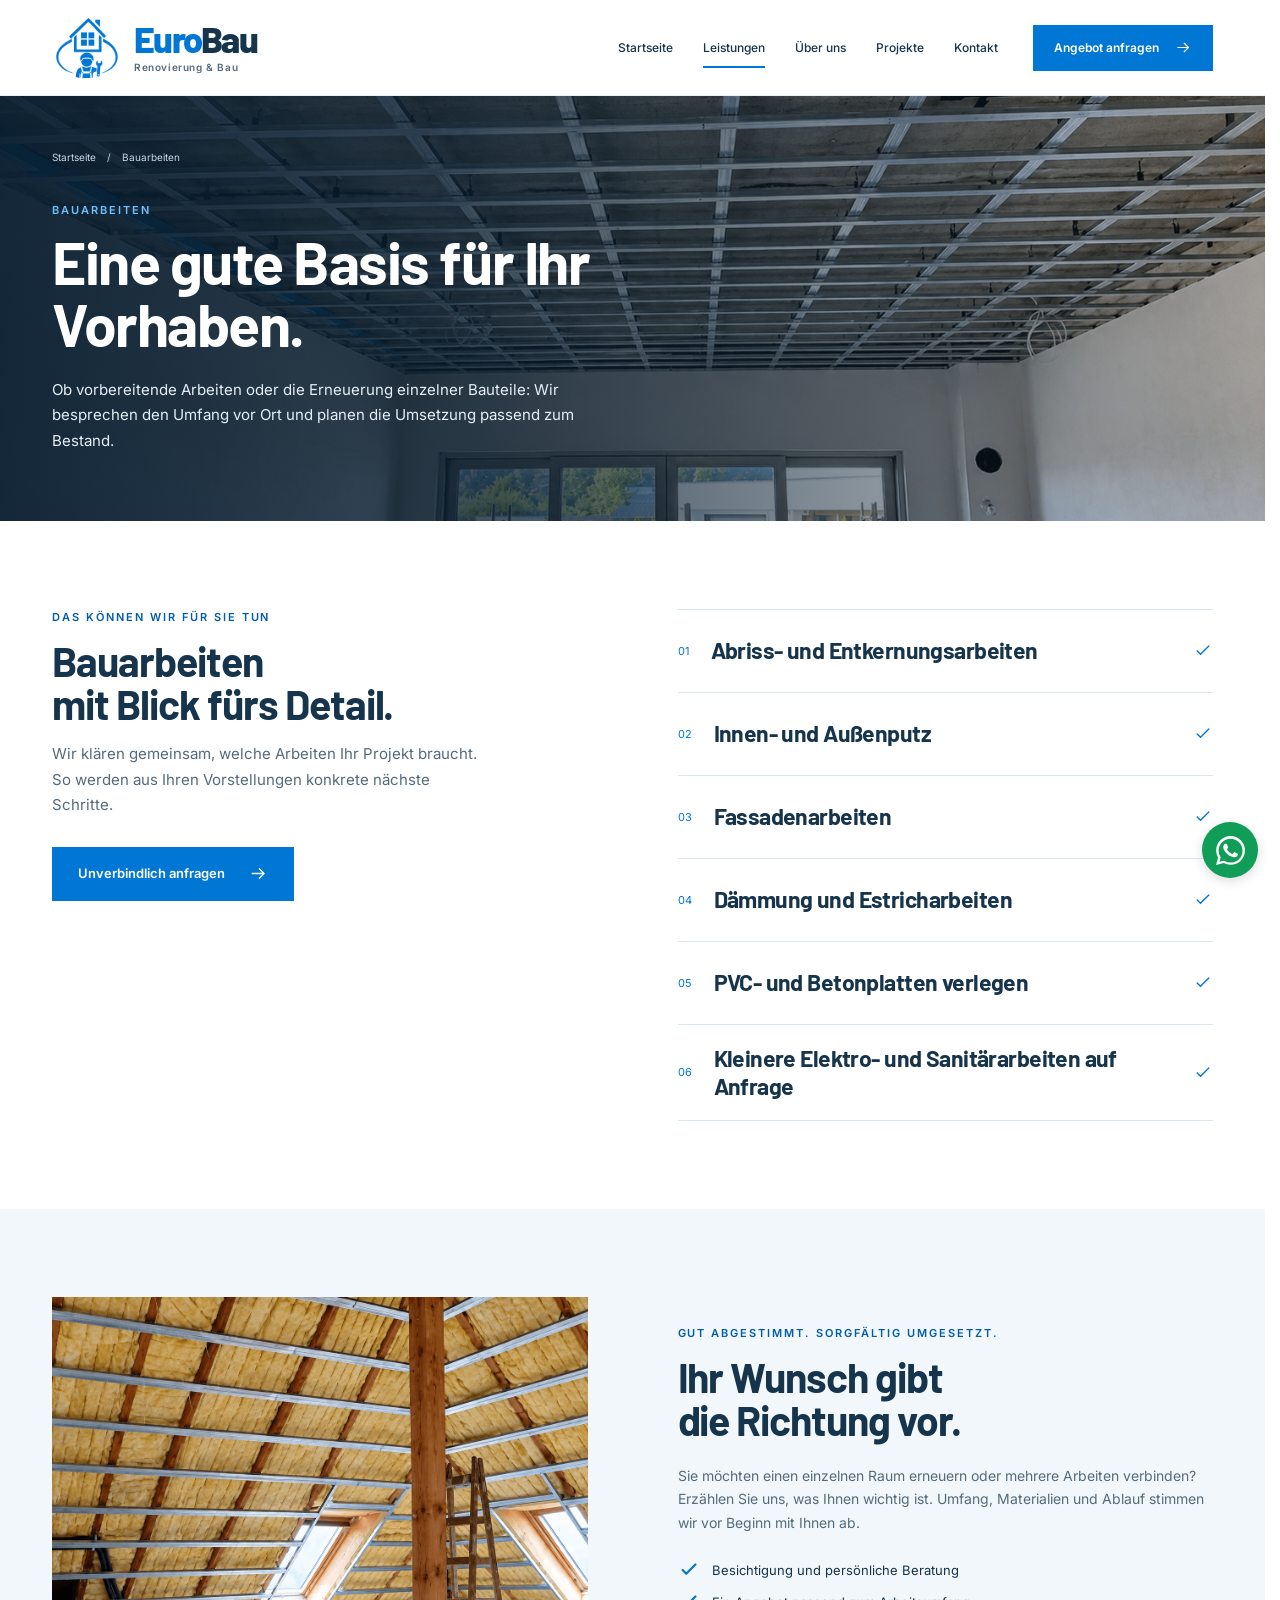
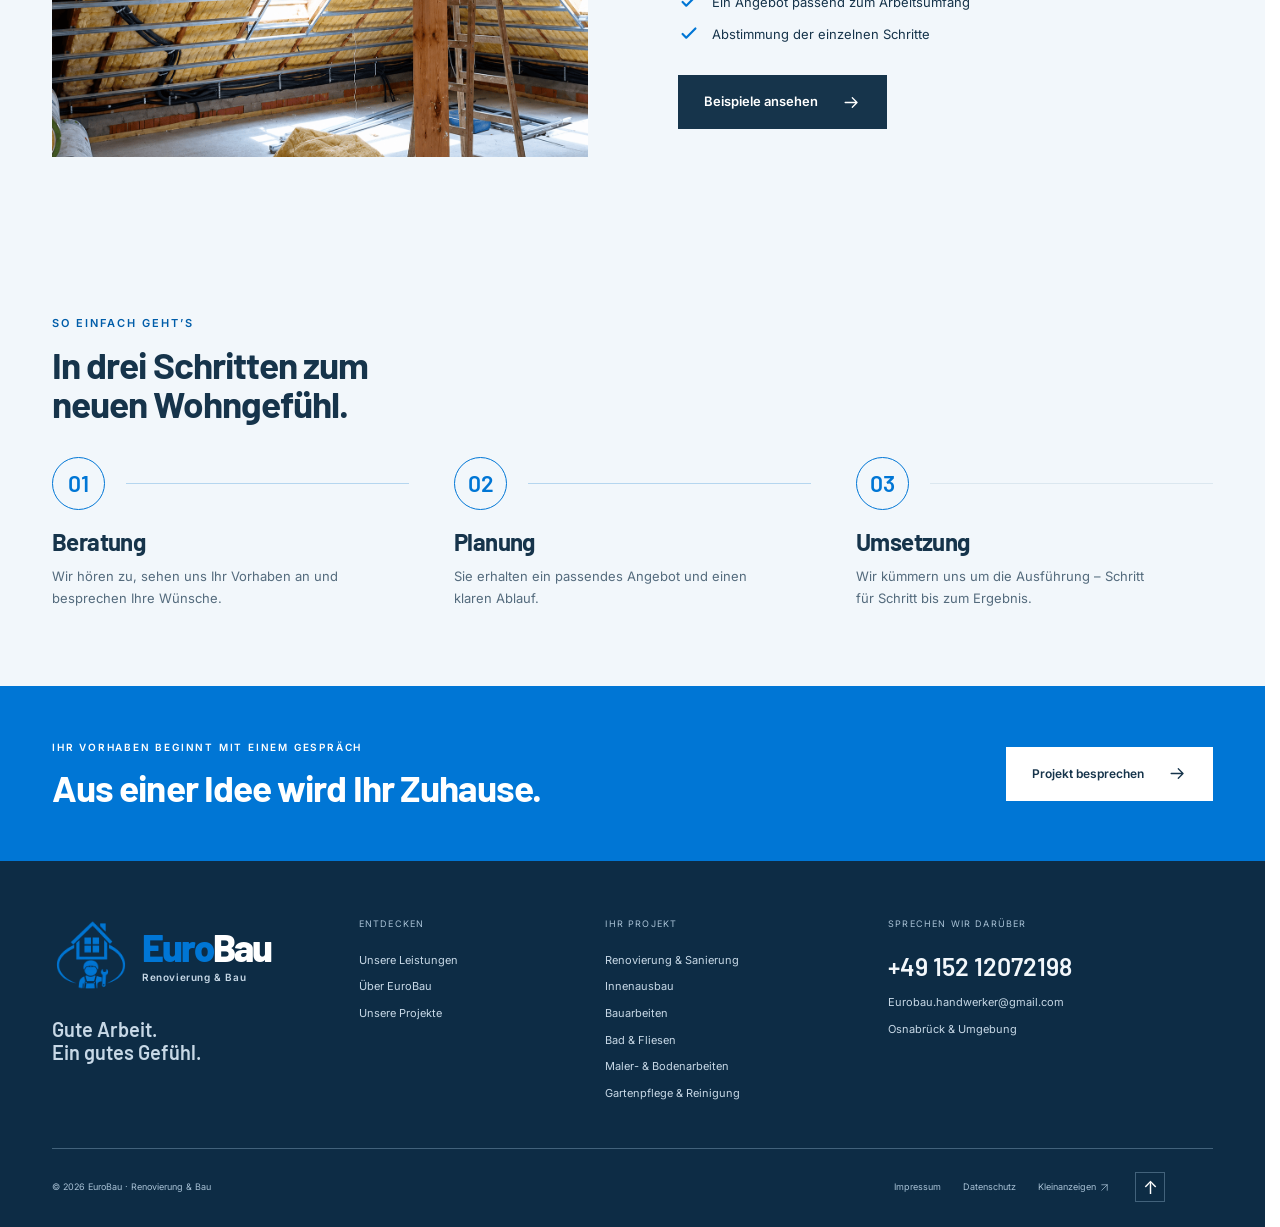
<file: bauarbeiten.html>
<!doctype html><html lang="de"><head><meta charset="utf-8"><meta name="viewport" content="width=device-width,initial-scale=1"><title>Bauarbeiten in Osnabrück | EuroBau</title><meta name="description" content="Ob vorbereitende Arbeiten oder die Erneuerung einzelner Bauteile: Wir besprechen den Umfang vor Ort und planen die Umsetzung passend zum Bestand."><meta name="theme-color" content="#0076d5"><meta name="robots" content="noindex,nofollow"><link rel="canonical" href="https://eurobud-renovierung.drym1.chatgpt.site/bauarbeiten.html"><meta property="og:title" content="Bauarbeiten in Osnabrück | EuroBau"><meta property="og:description" content="Ob vorbereitende Arbeiten oder die Erneuerung einzelner Bauteile: Wir besprechen den Umfang vor Ort und planen die Umsetzung passend zum Bestand."><meta property="og:type" content="website"><meta property="og:locale" content="de_DE"><meta property="og:image" content="https://eurobud-renovierung.drym1.chatgpt.site/assets/projekte-neu/wohnen-essen.png"><link rel="icon" href="assets/hausmeister-logo.png" type="image/png"><link rel="preload" href="assets/hausmeister-logo.png" as="image" type="image/png"><link rel="preload" href="assets/barlow-700.woff2" as="font" type="font/woff2" crossorigin><link rel="preload" href="assets/barlow-800.woff2" as="font" type="font/woff2" crossorigin><link rel="preload" href="assets/inter-500.woff2" as="font" type="font/woff2" crossorigin><link rel="preload" href="assets/inter-600.woff2" as="font" type="font/woff2" crossorigin><link rel="stylesheet" href="assets/fonts.css"><link rel="stylesheet" href="assets/style.css?v=20261025-mobile-menu-fixed"><link rel="stylesheet" href="assets/sections.css"><link rel="stylesheet" href="assets/motion.css"><script src="assets/app.js" defer></script><script src="assets/motion.js" defer></script></head><body id="top"><a class="skip-link" href="#inhalt">Zum Inhalt springen</a>
    <header class="header"><div class="container header-inner">
    <a class="brand brand-signature" href="index.html" aria-label="EuroBau – zur Startseite"><img class="brand-logo" src="assets/hausmeister-logo.png" fetchpriority="high" decoding="sync" width="1254" height="1254" alt="" aria-hidden="true"><span class="brand-copy" aria-hidden="true"><span class="brand-name"><span class="brand-euro">Euro</span><span class="brand-bau">Bau</span></span><span class="brand-tagline">Renovierung &amp; Bau</span></span></a>
    <nav class="desktop-nav" aria-label="Hauptnavigation"><a href="index.html" >Startseite</a><a href="leistungen.html" aria-current="page">Leistungen</a><a href="ueber-uns.html" >Über uns</a><a href="projekte.html" >Projekte</a><a href="kontakt.html" >Kontakt</a></nav>
    <a class="button header-cta" href="kontakt.html">Angebot anfragen<svg class="icon " viewBox="0 0 24 24" fill="none" stroke="currentColor" stroke-width="1.65" stroke-linecap="round" stroke-linejoin="round" aria-hidden="true"><path d="M4 12h15m-6-6 6 6-6 6"/></svg></a>
    <button class="menu-toggle" type="button" aria-expanded="false" aria-controls="mobile-nav" aria-label="Menü öffnen"><span></span><span></span></button>
    </div><nav id="mobile-nav" class="mobile-nav" aria-label="Mobile Navigation" hidden><div class="container"><a href="index.html" >Startseite</a><a href="leistungen.html" aria-current="page">Leistungen</a><a href="ueber-uns.html" >Über uns</a><a href="projekte.html" >Projekte</a><a href="kontakt.html" >Kontakt</a><a class="button " href="kontakt.html">Projekt besprechen<svg class="icon " viewBox="0 0 24 24" fill="none" stroke="currentColor" stroke-width="1.65" stroke-linecap="round" stroke-linejoin="round" aria-hidden="true"><path d="M4 12h15m-6-6 6 6-6 6"/></svg></a>
    <a class="mobile-phone" href="tel:+4915212072198"><svg class="icon " viewBox="0 0 24 24" fill="none" stroke="currentColor" stroke-width="1.65" stroke-linecap="round" stroke-linejoin="round" aria-hidden="true"><path d="m8 3 3 5-3 3c1.4 2.9 2.8 4.3 5.8 5.8l3-3 4.2 3c.8.6.9 1.4.5 2.3-1.6 3.6-6.6 3.2-11.7-.3C4.5 15.2 1 8.8 3.7 4.1 4.5 2.6 6.8 2.2 8 3Z"/></svg>+49 152 12072198</a></div></nav></header><main id="inhalt"><section class="subhero "><div class="subhero-image"><img src="assets/projekte-neu/deckenbau.png" alt="Unterkonstruktion einer Decke während der Bauarbeiten" fetchpriority="high" width="1600" height="1000"></div><div class="container"><div class="subhero-copy"><div class="breadcrumb"><a href="index.html">Startseite</a><span>/</span><span>Bauarbeiten</span></div><p class="eyebrow">Bauarbeiten</p><h1>Eine gute Basis für Ihr Vorhaben.</h1><p>Ob vorbereitende Arbeiten oder die Erneuerung einzelner Bauteile: Wir besprechen den Umfang vor Ort und planen die Umsetzung passend zum Bestand.</p></div></div></section><section class="section"><div class="container detail-grid"><div data-reveal><p class="eyebrow">Das können wir für Sie tun</p><h2>Bauarbeiten<br>mit Blick fürs Detail.</h2><p class="section-intro">Wir klären gemeinsam, welche Arbeiten Ihr Projekt braucht. So werden aus Ihren Vorstellungen konkrete nächste Schritte.</p><a class="button " href="kontakt.html?leistung=bauarbeiten">Unverbindlich anfragen<svg class="icon " viewBox="0 0 24 24" fill="none" stroke="currentColor" stroke-width="1.65" stroke-linecap="round" stroke-linejoin="round" aria-hidden="true"><path d="M4 12h15m-6-6 6 6-6 6"/></svg></a></div><div class="service-list"><div><span>01</span><h3>Abriss- und Entkernungsarbeiten</h3><svg class="icon " viewBox="0 0 24 24" fill="none" stroke="currentColor" stroke-width="1.65" stroke-linecap="round" stroke-linejoin="round" aria-hidden="true"><path d="m5 12 4 4L19 6"/></svg></div><div><span>02</span><h3>Innen- und Außenputz</h3><svg class="icon " viewBox="0 0 24 24" fill="none" stroke="currentColor" stroke-width="1.65" stroke-linecap="round" stroke-linejoin="round" aria-hidden="true"><path d="m5 12 4 4L19 6"/></svg></div><div><span>03</span><h3>Fassadenarbeiten</h3><svg class="icon " viewBox="0 0 24 24" fill="none" stroke="currentColor" stroke-width="1.65" stroke-linecap="round" stroke-linejoin="round" aria-hidden="true"><path d="m5 12 4 4L19 6"/></svg></div><div><span>04</span><h3>Dämmung und Estricharbeiten</h3><svg class="icon " viewBox="0 0 24 24" fill="none" stroke="currentColor" stroke-width="1.65" stroke-linecap="round" stroke-linejoin="round" aria-hidden="true"><path d="m5 12 4 4L19 6"/></svg></div><div><span>05</span><h3>PVC- und Betonplatten verlegen</h3><svg class="icon " viewBox="0 0 24 24" fill="none" stroke="currentColor" stroke-width="1.65" stroke-linecap="round" stroke-linejoin="round" aria-hidden="true"><path d="m5 12 4 4L19 6"/></svg></div><div><span>06</span><h3>Kleinere Elektro- und Sanitärarbeiten auf Anfrage</h3><svg class="icon " viewBox="0 0 24 24" fill="none" stroke="currentColor" stroke-width="1.65" stroke-linecap="round" stroke-linejoin="round" aria-hidden="true"><path d="m5 12 4 4L19 6"/></svg></div></div></div></section><section class="section soft-section"><div class="container detail-grid photo-detail"><img src="assets/projekte-neu/dachstuhl.png" width="960" height="700" loading="lazy" alt="Arbeitsbeispiel von EuroBau"><div><p class="eyebrow">Gut abgestimmt. Sorgfältig umgesetzt.</p><h2>Ihr Wunsch gibt<br>die Richtung vor.</h2><p>Sie möchten einen einzelnen Raum erneuern oder mehrere Arbeiten verbinden? Erzählen Sie uns, was Ihnen wichtig ist. Umfang, Materialien und Ablauf stimmen wir vor Beginn mit Ihnen ab.</p><ul class="check-list"><li><svg class="icon " viewBox="0 0 24 24" fill="none" stroke="currentColor" stroke-width="1.65" stroke-linecap="round" stroke-linejoin="round" aria-hidden="true"><path d="m5 12 4 4L19 6"/></svg>Besichtigung und persönliche Beratung</li><li><svg class="icon " viewBox="0 0 24 24" fill="none" stroke="currentColor" stroke-width="1.65" stroke-linecap="round" stroke-linejoin="round" aria-hidden="true"><path d="m5 12 4 4L19 6"/></svg>Ein Angebot passend zum Arbeitsumfang</li><li><svg class="icon " viewBox="0 0 24 24" fill="none" stroke="currentColor" stroke-width="1.65" stroke-linecap="round" stroke-linejoin="round" aria-hidden="true"><path d="m5 12 4 4L19 6"/></svg>Abstimmung der einzelnen Schritte</li></ul><a class="button button-dark" href="projekte.html">Beispiele ansehen<svg class="icon " viewBox="0 0 24 24" fill="none" stroke="currentColor" stroke-width="1.65" stroke-linecap="round" stroke-linejoin="round" aria-hidden="true"><path d="M4 12h15m-6-6 6 6-6 6"/></svg></a></div></div></section><section class="section process-section"><div class="container"><div class="section-heading"><div><p class="eyebrow">So einfach geht’s</p><h2>In drei Schritten zum<br class="desktop-br"> neuen Wohngefühl.</h2></div></div><div class="process-grid"><div class="process-step" data-reveal><div class="step-top"><span>01</span><i></i></div><h3>Beratung</h3><p>Wir hören zu, sehen uns Ihr Vorhaben an und besprechen Ihre Wünsche.</p></div><div class="process-step" data-reveal><div class="step-top"><span>02</span><i></i></div><h3>Planung</h3><p>Sie erhalten ein passendes Angebot und einen klaren Ablauf.</p></div><div class="process-step" data-reveal><div class="step-top"><span>03</span><i></i></div><h3>Umsetzung</h3><p>Wir kümmern uns um die Ausführung – Schritt für Schritt bis zum Ergebnis.</p></div></div></div></section><section class="cta-section"><div class="container cta-inner"><div><p class="eyebrow">Ihr Vorhaben beginnt mit einem Gespräch</p><h2>Aus einer Idee wird Ihr Zuhause.</h2></div><a class="button button-white" href="kontakt.html">Projekt besprechen<svg class="icon " viewBox="0 0 24 24" fill="none" stroke="currentColor" stroke-width="1.65" stroke-linecap="round" stroke-linejoin="round" aria-hidden="true"><path d="M4 12h15m-6-6 6 6-6 6"/></svg></a></div></section></main><footer class="footer"><div class="container footer-top"><div class="footer-brand"><a class="brand-signature" href="index.html" aria-label="EuroBau Startseite"><img class="brand-logo" src="assets/hausmeister-logo.png" width="1254" height="1254" alt="" aria-hidden="true"><span class="brand-copy" aria-hidden="true"><span class="brand-name"><span class="brand-euro">Euro</span><span class="brand-bau">Bau</span></span><span class="brand-tagline">Renovierung &amp; Bau</span></span></a><p>Gute Arbeit.<br>Ein gutes Gefühl.</p></div>
    <div><span class="footer-label">Entdecken</span><a href="leistungen.html">Unsere Leistungen</a><a href="ueber-uns.html">Über EuroBau</a><a href="projekte.html">Unsere Projekte</a></div>
    <div><span class="footer-label">Ihr Projekt</span><a href="renovierung.html">Renovierung & Sanierung</a><a href="innenausbau.html">Innenausbau</a><a href="bauarbeiten.html">Bauarbeiten</a><a href="bad-fliesen.html">Bad & Fliesen</a><a href="maler-boden.html">Maler- & Bodenarbeiten</a><a href="gartenpflege.html">Gartenpflege & Reinigung</a></div>
    <div><span class="footer-label">Sprechen wir darüber</span><a class="footer-phone" href="tel:+4915212072198">+49 152 12072198</a><a href="mailto:Eurobau.handwerker@gmail.com">Eurobau.handwerker@gmail.com</a><span>Osnabrück & Umgebung</span></div></div>
    <div class="container footer-bottom"><span>© 2026 EuroBau · Renovierung & Bau</span><div><a href="impressum.html">Impressum</a><a href="datenschutz.html">Datenschutz</a><a href="https://www.kleinanzeigen.de/pro/Euro-bud" target="_blank" rel="noopener noreferrer">Kleinanzeigen <svg class="icon " viewBox="0 0 24 24" fill="none" stroke="currentColor" stroke-width="1.65" stroke-linecap="round" stroke-linejoin="round" aria-hidden="true"><path d="M6 18 18 6M6 6h12v12"/></svg></a></div><a class="back-top" href="#top" aria-label="Nach oben">↑</a></div></footer><a class="whatsapp-float" href="https://wa.me/4917640713493" target="_blank" rel="noopener noreferrer" aria-label="EuroBau über WhatsApp kontaktieren"><span class="whatsapp-tooltip" aria-hidden="true">WhatsApp</span><img class="whatsapp-icon-image" src="assets/whatsapp-icon.svg" width="32" height="32" alt=""></a></body></html>
</file>
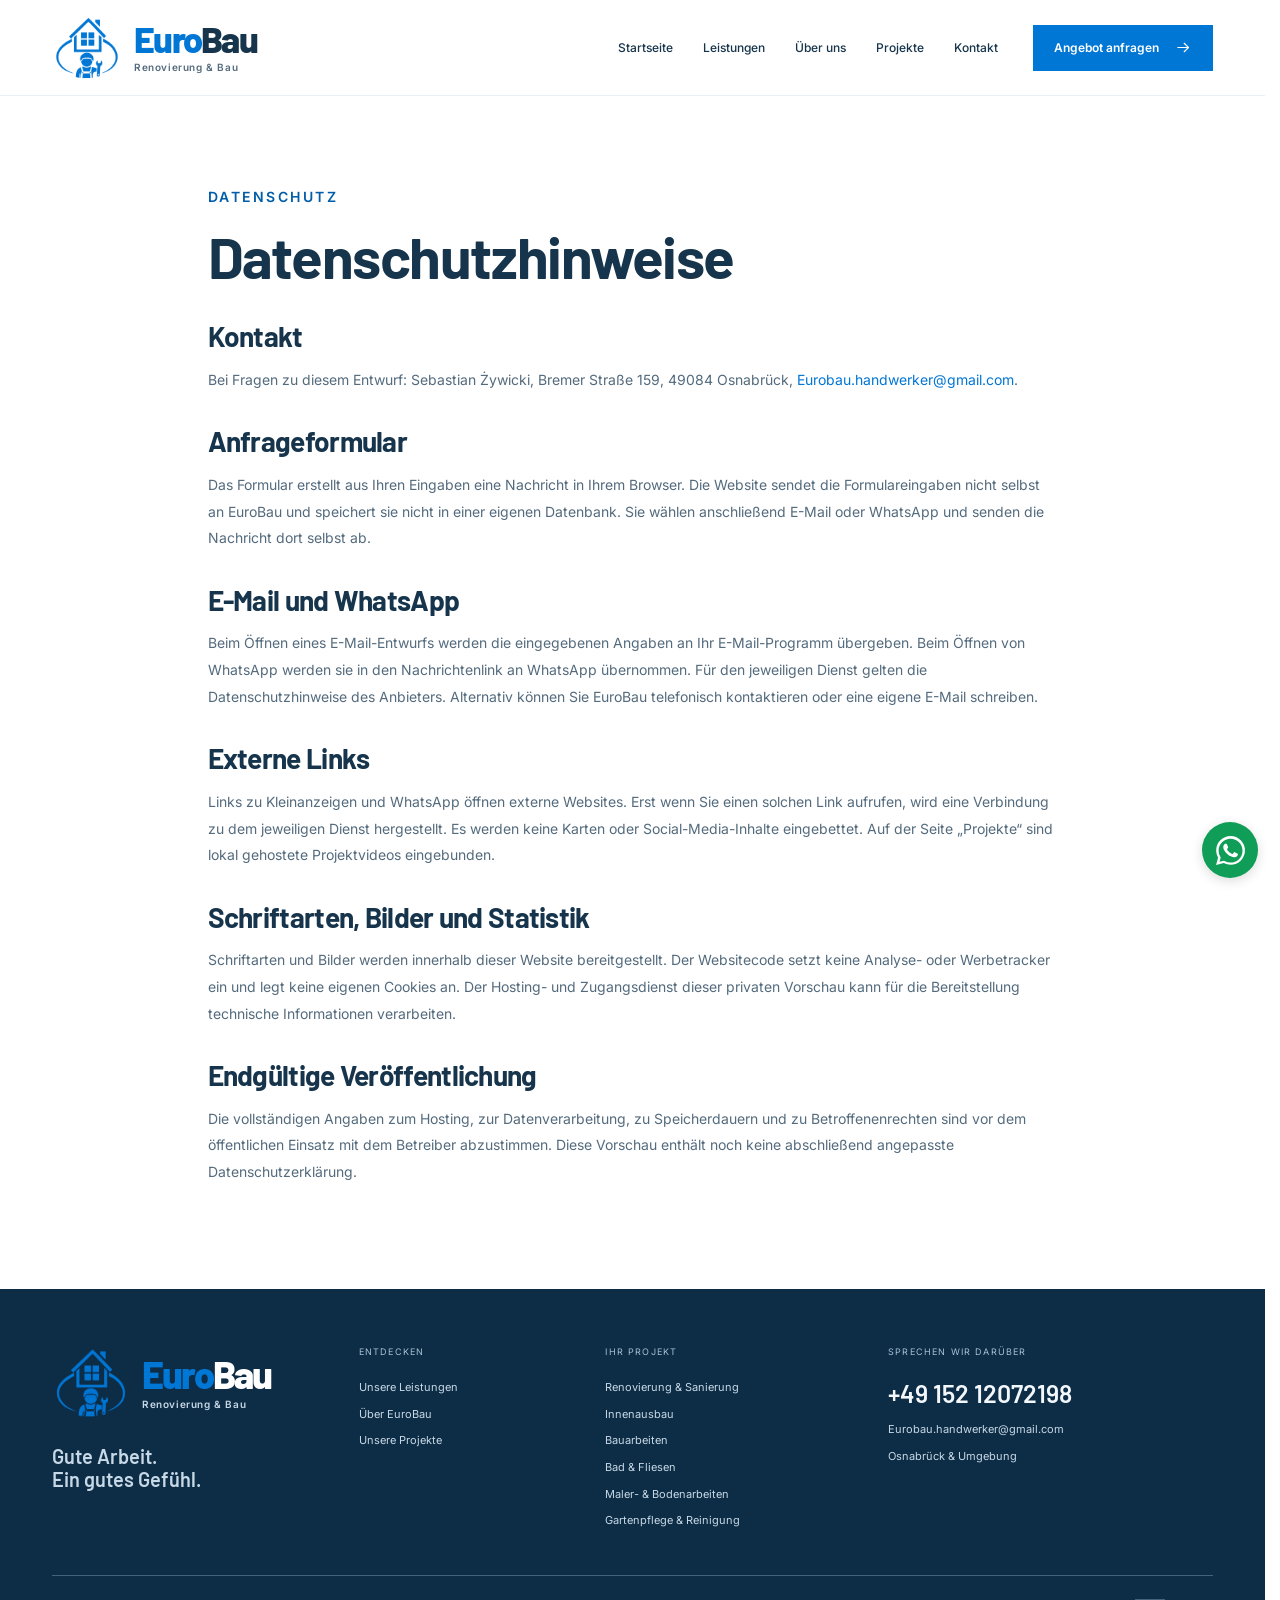
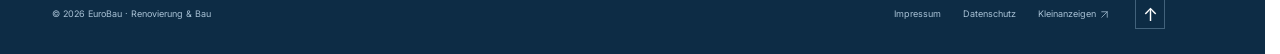
<file: datenschutz.html>
<!doctype html><html lang="de"><head><meta charset="utf-8"><meta name="viewport" content="width=device-width,initial-scale=1"><title>Datenschutzhinweise | EuroBau</title><meta name="description" content="Informationen zu Kontaktformular, externen Links und Datenschutz in der EuroBau-Websitevorschau."><meta name="theme-color" content="#0076d5"><meta name="robots" content="noindex,nofollow"><link rel="canonical" href="https://eurobud-renovierung.drym1.chatgpt.site/datenschutz.html"><meta property="og:title" content="Datenschutzhinweise | EuroBau"><meta property="og:description" content="Informationen zu Kontaktformular, externen Links und Datenschutz in der EuroBau-Websitevorschau."><meta property="og:type" content="website"><meta property="og:locale" content="de_DE"><meta property="og:image" content="https://eurobud-renovierung.drym1.chatgpt.site/assets/projekte-neu/wohnen-essen.png"><link rel="icon" href="assets/hausmeister-logo.png" type="image/png"><link rel="preload" href="assets/hausmeister-logo.png" as="image" type="image/png"><link rel="preload" href="assets/barlow-700.woff2" as="font" type="font/woff2" crossorigin><link rel="preload" href="assets/barlow-800.woff2" as="font" type="font/woff2" crossorigin><link rel="preload" href="assets/inter-500.woff2" as="font" type="font/woff2" crossorigin><link rel="preload" href="assets/inter-600.woff2" as="font" type="font/woff2" crossorigin><link rel="stylesheet" href="assets/fonts.css"><link rel="stylesheet" href="assets/style.css?v=20261025-mobile-menu-fixed"><link rel="stylesheet" href="assets/sections.css"><link rel="stylesheet" href="assets/motion.css"><script src="assets/app.js" defer></script><script src="assets/motion.js" defer></script></head><body id="top"><a class="skip-link" href="#inhalt">Zum Inhalt springen</a>
    <header class="header"><div class="container header-inner">
    <a class="brand brand-signature" href="index.html" aria-label="EuroBau – zur Startseite"><img class="brand-logo" src="assets/hausmeister-logo.png" fetchpriority="high" decoding="sync" width="1254" height="1254" alt="" aria-hidden="true"><span class="brand-copy" aria-hidden="true"><span class="brand-name"><span class="brand-euro">Euro</span><span class="brand-bau">Bau</span></span><span class="brand-tagline">Renovierung &amp; Bau</span></span></a>
    <nav class="desktop-nav" aria-label="Hauptnavigation"><a href="index.html" >Startseite</a><a href="leistungen.html" >Leistungen</a><a href="ueber-uns.html" >Über uns</a><a href="projekte.html" >Projekte</a><a href="kontakt.html" >Kontakt</a></nav>
    <a class="button header-cta" href="kontakt.html">Angebot anfragen<svg class="icon " viewBox="0 0 24 24" fill="none" stroke="currentColor" stroke-width="1.65" stroke-linecap="round" stroke-linejoin="round" aria-hidden="true"><path d="M4 12h15m-6-6 6 6-6 6"/></svg></a>
    <button class="menu-toggle" type="button" aria-expanded="false" aria-controls="mobile-nav" aria-label="Menü öffnen"><span></span><span></span></button>
    </div><nav id="mobile-nav" class="mobile-nav" aria-label="Mobile Navigation" hidden><div class="container"><a href="index.html" >Startseite</a><a href="leistungen.html" >Leistungen</a><a href="ueber-uns.html" >Über uns</a><a href="projekte.html" >Projekte</a><a href="kontakt.html" >Kontakt</a><a class="button " href="kontakt.html">Projekt besprechen<svg class="icon " viewBox="0 0 24 24" fill="none" stroke="currentColor" stroke-width="1.65" stroke-linecap="round" stroke-linejoin="round" aria-hidden="true"><path d="M4 12h15m-6-6 6 6-6 6"/></svg></a>
    <a class="mobile-phone" href="tel:+4915212072198"><svg class="icon " viewBox="0 0 24 24" fill="none" stroke="currentColor" stroke-width="1.65" stroke-linecap="round" stroke-linejoin="round" aria-hidden="true"><path d="m8 3 3 5-3 3c1.4 2.9 2.8 4.3 5.8 5.8l3-3 4.2 3c.8.6.9 1.4.5 2.3-1.6 3.6-6.6 3.2-11.7-.3C4.5 15.2 1 8.8 3.7 4.1 4.5 2.6 6.8 2.2 8 3Z"/></svg>+49 152 12072198</a></div></nav></header><main id="inhalt"><section class="section legal"><div class="container narrow"><p class="eyebrow">Datenschutz</p><h1>Datenschutzhinweise</h1><h2>Kontakt</h2><p>Bei Fragen zu diesem Entwurf: Sebastian Żywicki, Bremer Straße 159, 49084 Osnabrück, <a href="mailto:Eurobau.handwerker@gmail.com">Eurobau.handwerker@gmail.com</a>.</p><h2>Anfrageformular</h2><p>Das Formular erstellt aus Ihren Eingaben eine Nachricht in Ihrem Browser. Die Website sendet die Formulareingaben nicht selbst an EuroBau und speichert sie nicht in einer eigenen Datenbank. Sie wählen anschließend E-Mail oder WhatsApp und senden die Nachricht dort selbst ab.</p><h2>E-Mail und WhatsApp</h2><p>Beim Öffnen eines E-Mail-Entwurfs werden die eingegebenen Angaben an Ihr E-Mail-Programm übergeben. Beim Öffnen von WhatsApp werden sie in den Nachrichtenlink an WhatsApp übernommen. Für den jeweiligen Dienst gelten die Datenschutzhinweise des Anbieters. Alternativ können Sie EuroBau telefonisch kontaktieren oder eine eigene E-Mail schreiben.</p><h2>Externe Links</h2><p>Links zu Kleinanzeigen und WhatsApp öffnen externe Websites. Erst wenn Sie einen solchen Link aufrufen, wird eine Verbindung zu dem jeweiligen Dienst hergestellt. Es werden keine Karten oder Social-Media-Inhalte eingebettet. Auf der Seite „Projekte“ sind lokal gehostete Projektvideos eingebunden.</p><h2>Schriftarten, Bilder und Statistik</h2><p>Schriftarten und Bilder werden innerhalb dieser Website bereitgestellt. Der Websitecode setzt keine Analyse- oder Werbetracker ein und legt keine eigenen Cookies an. Der Hosting- und Zugangsdienst dieser privaten Vorschau kann für die Bereitstellung technische Informationen verarbeiten.</p><h2>Endgültige Veröffentlichung</h2><p>Die vollständigen Angaben zum Hosting, zur Datenverarbeitung, zu Speicherdauern und zu Betroffenenrechten sind vor dem öffentlichen Einsatz mit dem Betreiber abzustimmen. Diese Vorschau enthält noch keine abschließend angepasste Datenschutzerklärung.</p></div></section></main><footer class="footer"><div class="container footer-top"><div class="footer-brand"><a class="brand-signature" href="index.html" aria-label="EuroBau Startseite"><img class="brand-logo" src="assets/hausmeister-logo.png" width="1254" height="1254" alt="" aria-hidden="true"><span class="brand-copy" aria-hidden="true"><span class="brand-name"><span class="brand-euro">Euro</span><span class="brand-bau">Bau</span></span><span class="brand-tagline">Renovierung &amp; Bau</span></span></a><p>Gute Arbeit.<br>Ein gutes Gefühl.</p></div>
    <div><span class="footer-label">Entdecken</span><a href="leistungen.html">Unsere Leistungen</a><a href="ueber-uns.html">Über EuroBau</a><a href="projekte.html">Unsere Projekte</a></div>
    <div><span class="footer-label">Ihr Projekt</span><a href="renovierung.html">Renovierung & Sanierung</a><a href="innenausbau.html">Innenausbau</a><a href="bauarbeiten.html">Bauarbeiten</a><a href="bad-fliesen.html">Bad & Fliesen</a><a href="maler-boden.html">Maler- & Bodenarbeiten</a><a href="gartenpflege.html">Gartenpflege & Reinigung</a></div>
    <div><span class="footer-label">Sprechen wir darüber</span><a class="footer-phone" href="tel:+4915212072198">+49 152 12072198</a><a href="mailto:Eurobau.handwerker@gmail.com">Eurobau.handwerker@gmail.com</a><span>Osnabrück & Umgebung</span></div></div>
    <div class="container footer-bottom"><span>© 2026 EuroBau · Renovierung & Bau</span><div><a href="impressum.html">Impressum</a><a href="datenschutz.html">Datenschutz</a><a href="https://www.kleinanzeigen.de/pro/Euro-bud" target="_blank" rel="noopener noreferrer">Kleinanzeigen <svg class="icon " viewBox="0 0 24 24" fill="none" stroke="currentColor" stroke-width="1.65" stroke-linecap="round" stroke-linejoin="round" aria-hidden="true"><path d="M6 18 18 6M6 6h12v12"/></svg></a></div><a class="back-top" href="#top" aria-label="Nach oben">↑</a></div></footer><a class="whatsapp-float" href="https://wa.me/4917640713493" target="_blank" rel="noopener noreferrer" aria-label="EuroBau über WhatsApp kontaktieren"><span class="whatsapp-tooltip" aria-hidden="true">WhatsApp</span><img class="whatsapp-icon-image" src="assets/whatsapp-icon.svg" width="32" height="32" alt=""></a></body></html>
</file>
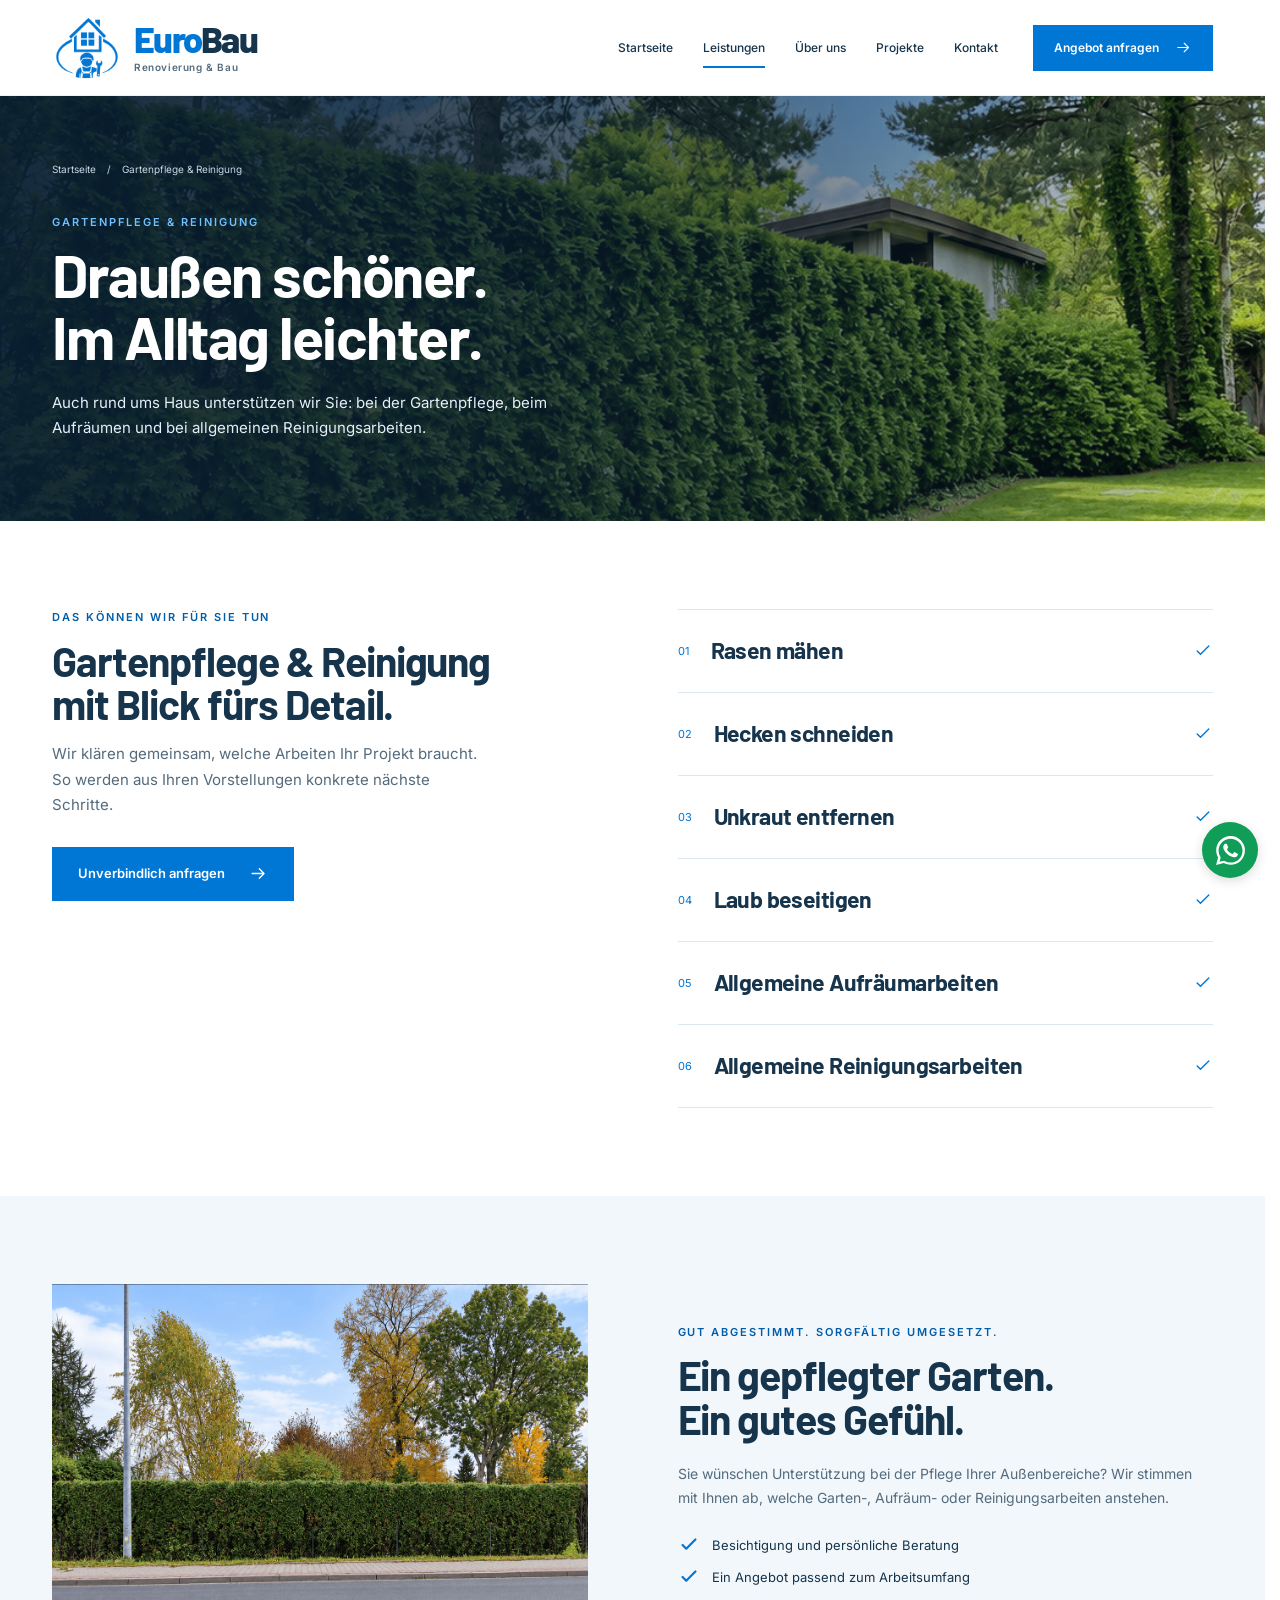
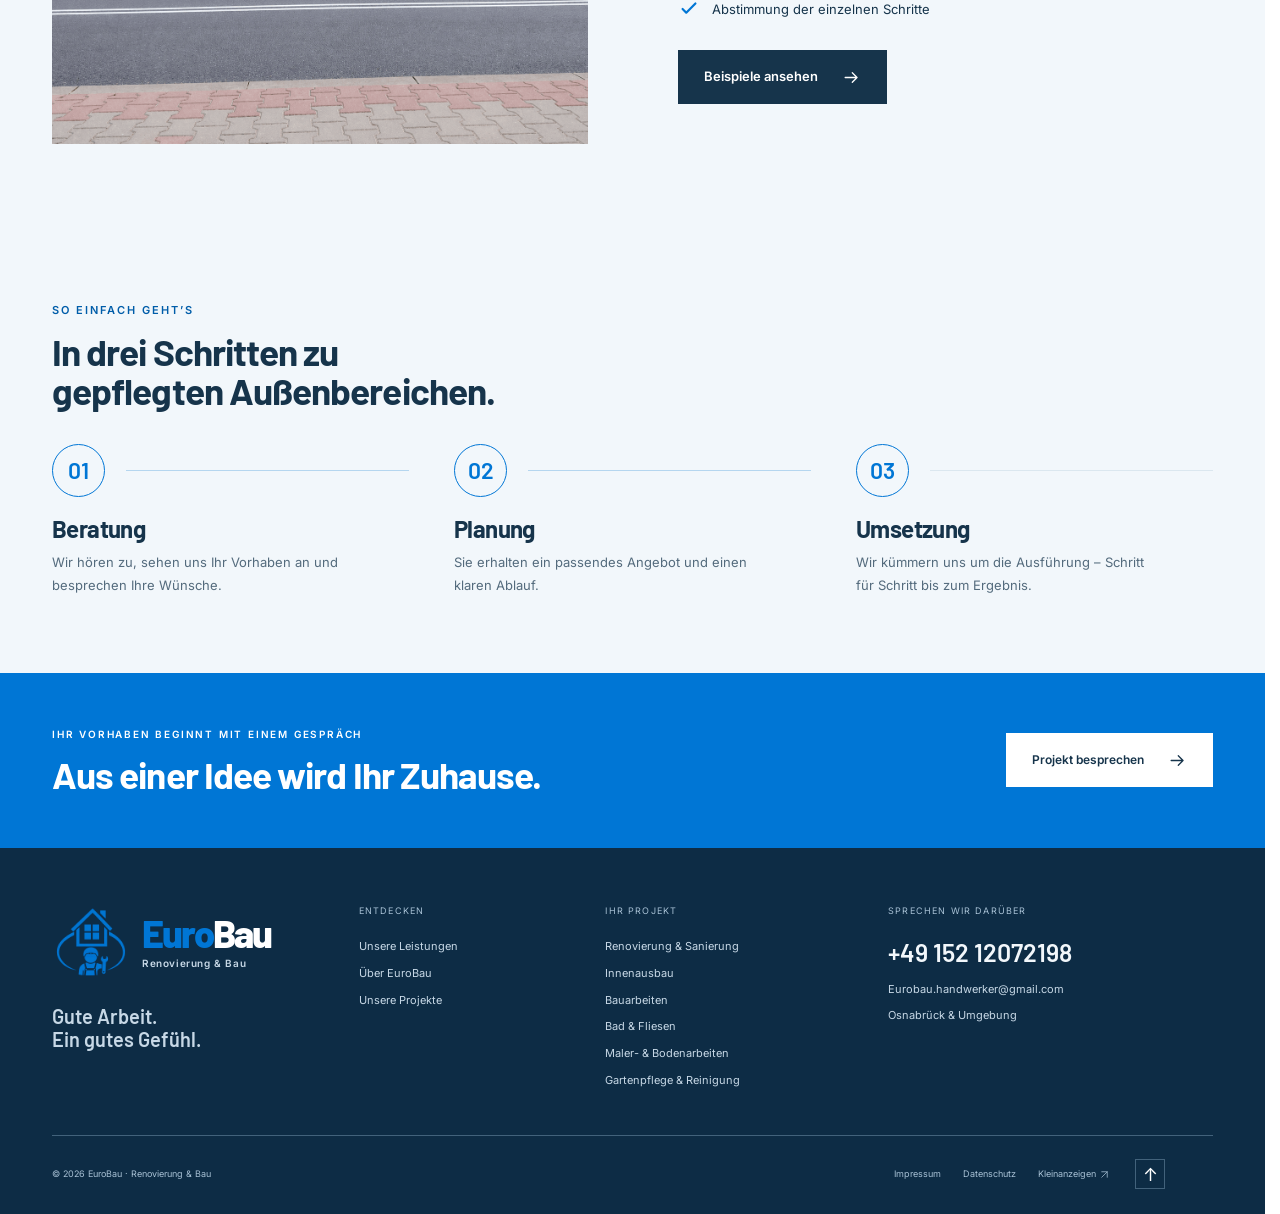
<file: gartenpflege.html>
<!doctype html><html lang="de"><head><meta charset="utf-8"><meta name="viewport" content="width=device-width,initial-scale=1"><title>Gartenpflege &amp; Reinigung in Osnabrück | EuroBau</title><meta name="description" content="Auch rund ums Haus unterstützen wir Sie: bei der Gartenpflege, beim Aufräumen und bei allgemeinen Reinigungsarbeiten."><meta name="theme-color" content="#0076d5"><meta name="robots" content="noindex,nofollow"><link rel="canonical" href="https://eurobud-renovierung.drym1.chatgpt.site/gartenpflege.html"><meta property="og:title" content="Gartenpflege &amp; Reinigung in Osnabrück | EuroBau"><meta property="og:description" content="Auch rund ums Haus unterstützen wir Sie: bei der Gartenpflege, beim Aufräumen und bei allgemeinen Reinigungsarbeiten."><meta property="og:type" content="website"><meta property="og:locale" content="de_DE"><meta property="og:image" content="https://eurobud-renovierung.drym1.chatgpt.site/assets/projekte-neu/wohnen-essen.png"><link rel="icon" href="assets/hausmeister-logo.png" type="image/png"><link rel="preload" href="assets/hausmeister-logo.png" as="image" type="image/png"><link rel="preload" href="assets/barlow-700.woff2" as="font" type="font/woff2" crossorigin><link rel="preload" href="assets/barlow-800.woff2" as="font" type="font/woff2" crossorigin><link rel="preload" href="assets/inter-500.woff2" as="font" type="font/woff2" crossorigin><link rel="preload" href="assets/inter-600.woff2" as="font" type="font/woff2" crossorigin><link rel="stylesheet" href="assets/fonts.css"><link rel="stylesheet" href="assets/style.css?v=20261025-mobile-menu-fixed"><link rel="stylesheet" href="assets/sections.css"><link rel="stylesheet" href="assets/motion.css"><script src="assets/app.js" defer></script><script src="assets/motion.js" defer></script></head><body id="top"><a class="skip-link" href="#inhalt">Zum Inhalt springen</a>
    <header class="header"><div class="container header-inner">
    <a class="brand brand-signature" href="index.html" aria-label="EuroBau – zur Startseite"><img class="brand-logo" src="assets/hausmeister-logo.png" fetchpriority="high" decoding="sync" width="1254" height="1254" alt="" aria-hidden="true"><span class="brand-copy" aria-hidden="true"><span class="brand-name"><span class="brand-euro">Euro</span><span class="brand-bau">Bau</span></span><span class="brand-tagline">Renovierung &amp; Bau</span></span></a>
    <nav class="desktop-nav" aria-label="Hauptnavigation"><a href="index.html" >Startseite</a><a href="leistungen.html" aria-current="page">Leistungen</a><a href="ueber-uns.html" >Über uns</a><a href="projekte.html" >Projekte</a><a href="kontakt.html" >Kontakt</a></nav>
    <a class="button header-cta" href="kontakt.html">Angebot anfragen<svg class="icon " viewBox="0 0 24 24" fill="none" stroke="currentColor" stroke-width="1.65" stroke-linecap="round" stroke-linejoin="round" aria-hidden="true"><path d="M4 12h15m-6-6 6 6-6 6"/></svg></a>
    <button class="menu-toggle" type="button" aria-expanded="false" aria-controls="mobile-nav" aria-label="Menü öffnen"><span></span><span></span></button>
    </div><nav id="mobile-nav" class="mobile-nav" aria-label="Mobile Navigation" hidden><div class="container"><a href="index.html" >Startseite</a><a href="leistungen.html" aria-current="page">Leistungen</a><a href="ueber-uns.html" >Über uns</a><a href="projekte.html" >Projekte</a><a href="kontakt.html" >Kontakt</a><a class="button " href="kontakt.html">Projekt besprechen<svg class="icon " viewBox="0 0 24 24" fill="none" stroke="currentColor" stroke-width="1.65" stroke-linecap="round" stroke-linejoin="round" aria-hidden="true"><path d="M4 12h15m-6-6 6 6-6 6"/></svg></a>
    <a class="mobile-phone" href="tel:+4915212072198"><svg class="icon " viewBox="0 0 24 24" fill="none" stroke="currentColor" stroke-width="1.65" stroke-linecap="round" stroke-linejoin="round" aria-hidden="true"><path d="m8 3 3 5-3 3c1.4 2.9 2.8 4.3 5.8 5.8l3-3 4.2 3c.8.6.9 1.4.5 2.3-1.6 3.6-6.6 3.2-11.7-.3C4.5 15.2 1 8.8 3.7 4.1 4.5 2.6 6.8 2.2 8 3Z"/></svg>+49 152 12072198</a></div></nav></header><main id="inhalt"><section class="subhero "><div class="subhero-image"><img src="assets/projekte-neu/garten-rasen.png" alt="Gepflegte Rasenfläche und Hecke aus dem EuroBau-Profil" fetchpriority="high" width="1600" height="1000"></div><div class="container"><div class="subhero-copy"><div class="breadcrumb"><a href="index.html">Startseite</a><span>/</span><span>Gartenpflege & Reinigung</span></div><p class="eyebrow">Gartenpflege & Reinigung</p><h1>Draußen schöner.<br>Im Alltag leichter.</h1><p>Auch rund ums Haus unterstützen wir Sie: bei der Gartenpflege, beim Aufräumen und bei allgemeinen Reinigungsarbeiten.</p></div></div></section><section class="section"><div class="container detail-grid"><div data-reveal><p class="eyebrow">Das können wir für Sie tun</p><h2>Gartenpflege & Reinigung<br>mit Blick fürs Detail.</h2><p class="section-intro">Wir klären gemeinsam, welche Arbeiten Ihr Projekt braucht. So werden aus Ihren Vorstellungen konkrete nächste Schritte.</p><a class="button " href="kontakt.html?leistung=gartenpflege">Unverbindlich anfragen<svg class="icon " viewBox="0 0 24 24" fill="none" stroke="currentColor" stroke-width="1.65" stroke-linecap="round" stroke-linejoin="round" aria-hidden="true"><path d="M4 12h15m-6-6 6 6-6 6"/></svg></a></div><div class="service-list"><div><span>01</span><h3>Rasen mähen</h3><svg class="icon " viewBox="0 0 24 24" fill="none" stroke="currentColor" stroke-width="1.65" stroke-linecap="round" stroke-linejoin="round" aria-hidden="true"><path d="m5 12 4 4L19 6"/></svg></div><div><span>02</span><h3>Hecken schneiden</h3><svg class="icon " viewBox="0 0 24 24" fill="none" stroke="currentColor" stroke-width="1.65" stroke-linecap="round" stroke-linejoin="round" aria-hidden="true"><path d="m5 12 4 4L19 6"/></svg></div><div><span>03</span><h3>Unkraut entfernen</h3><svg class="icon " viewBox="0 0 24 24" fill="none" stroke="currentColor" stroke-width="1.65" stroke-linecap="round" stroke-linejoin="round" aria-hidden="true"><path d="m5 12 4 4L19 6"/></svg></div><div><span>04</span><h3>Laub beseitigen</h3><svg class="icon " viewBox="0 0 24 24" fill="none" stroke="currentColor" stroke-width="1.65" stroke-linecap="round" stroke-linejoin="round" aria-hidden="true"><path d="m5 12 4 4L19 6"/></svg></div><div><span>05</span><h3>Allgemeine Aufräumarbeiten</h3><svg class="icon " viewBox="0 0 24 24" fill="none" stroke="currentColor" stroke-width="1.65" stroke-linecap="round" stroke-linejoin="round" aria-hidden="true"><path d="m5 12 4 4L19 6"/></svg></div><div><span>06</span><h3>Allgemeine Reinigungsarbeiten</h3><svg class="icon " viewBox="0 0 24 24" fill="none" stroke="currentColor" stroke-width="1.65" stroke-linecap="round" stroke-linejoin="round" aria-hidden="true"><path d="m5 12 4 4L19 6"/></svg></div></div></div></section><section class="section soft-section"><div class="container detail-grid photo-detail"><img src="assets/projekte-neu/heckenpflege.png" width="960" height="700" loading="lazy" alt="Arbeitsbeispiel von EuroBau"><div><p class="eyebrow">Gut abgestimmt. Sorgfältig umgesetzt.</p><h2>Ein gepflegter Garten.<br>Ein gutes Gefühl.</h2><p>Sie wünschen Unterstützung bei der Pflege Ihrer Außenbereiche? Wir stimmen mit Ihnen ab, welche Garten-, Aufräum- oder Reinigungsarbeiten anstehen.</p><ul class="check-list"><li><svg class="icon " viewBox="0 0 24 24" fill="none" stroke="currentColor" stroke-width="1.65" stroke-linecap="round" stroke-linejoin="round" aria-hidden="true"><path d="m5 12 4 4L19 6"/></svg>Besichtigung und persönliche Beratung</li><li><svg class="icon " viewBox="0 0 24 24" fill="none" stroke="currentColor" stroke-width="1.65" stroke-linecap="round" stroke-linejoin="round" aria-hidden="true"><path d="m5 12 4 4L19 6"/></svg>Ein Angebot passend zum Arbeitsumfang</li><li><svg class="icon " viewBox="0 0 24 24" fill="none" stroke="currentColor" stroke-width="1.65" stroke-linecap="round" stroke-linejoin="round" aria-hidden="true"><path d="m5 12 4 4L19 6"/></svg>Abstimmung der einzelnen Schritte</li></ul><a class="button button-dark" href="projekte.html">Beispiele ansehen<svg class="icon " viewBox="0 0 24 24" fill="none" stroke="currentColor" stroke-width="1.65" stroke-linecap="round" stroke-linejoin="round" aria-hidden="true"><path d="M4 12h15m-6-6 6 6-6 6"/></svg></a></div></div></section><section class="section process-section"><div class="container"><div class="section-heading"><div><p class="eyebrow">So einfach geht’s</p><h2>In drei Schritten zu<br>gepflegten Außenbereichen.</h2></div></div><div class="process-grid"><div class="process-step" data-reveal><div class="step-top"><span>01</span><i></i></div><h3>Beratung</h3><p>Wir hören zu, sehen uns Ihr Vorhaben an und besprechen Ihre Wünsche.</p></div><div class="process-step" data-reveal><div class="step-top"><span>02</span><i></i></div><h3>Planung</h3><p>Sie erhalten ein passendes Angebot und einen klaren Ablauf.</p></div><div class="process-step" data-reveal><div class="step-top"><span>03</span><i></i></div><h3>Umsetzung</h3><p>Wir kümmern uns um die Ausführung – Schritt für Schritt bis zum Ergebnis.</p></div></div></div></section><section class="cta-section"><div class="container cta-inner"><div><p class="eyebrow">Ihr Vorhaben beginnt mit einem Gespräch</p><h2>Aus einer Idee wird Ihr Zuhause.</h2></div><a class="button button-white" href="kontakt.html">Projekt besprechen<svg class="icon " viewBox="0 0 24 24" fill="none" stroke="currentColor" stroke-width="1.65" stroke-linecap="round" stroke-linejoin="round" aria-hidden="true"><path d="M4 12h15m-6-6 6 6-6 6"/></svg></a></div></section></main><footer class="footer"><div class="container footer-top"><div class="footer-brand"><a class="brand-signature" href="index.html" aria-label="EuroBau Startseite"><img class="brand-logo" src="assets/hausmeister-logo.png" width="1254" height="1254" alt="" aria-hidden="true"><span class="brand-copy" aria-hidden="true"><span class="brand-name"><span class="brand-euro">Euro</span><span class="brand-bau">Bau</span></span><span class="brand-tagline">Renovierung &amp; Bau</span></span></a><p>Gute Arbeit.<br>Ein gutes Gefühl.</p></div>
    <div><span class="footer-label">Entdecken</span><a href="leistungen.html">Unsere Leistungen</a><a href="ueber-uns.html">Über EuroBau</a><a href="projekte.html">Unsere Projekte</a></div>
    <div><span class="footer-label">Ihr Projekt</span><a href="renovierung.html">Renovierung & Sanierung</a><a href="innenausbau.html">Innenausbau</a><a href="bauarbeiten.html">Bauarbeiten</a><a href="bad-fliesen.html">Bad & Fliesen</a><a href="maler-boden.html">Maler- & Bodenarbeiten</a><a href="gartenpflege.html">Gartenpflege & Reinigung</a></div>
    <div><span class="footer-label">Sprechen wir darüber</span><a class="footer-phone" href="tel:+4915212072198">+49 152 12072198</a><a href="mailto:Eurobau.handwerker@gmail.com">Eurobau.handwerker@gmail.com</a><span>Osnabrück & Umgebung</span></div></div>
    <div class="container footer-bottom"><span>© 2026 EuroBau · Renovierung & Bau</span><div><a href="impressum.html">Impressum</a><a href="datenschutz.html">Datenschutz</a><a href="https://www.kleinanzeigen.de/pro/Euro-bud" target="_blank" rel="noopener noreferrer">Kleinanzeigen <svg class="icon " viewBox="0 0 24 24" fill="none" stroke="currentColor" stroke-width="1.65" stroke-linecap="round" stroke-linejoin="round" aria-hidden="true"><path d="M6 18 18 6M6 6h12v12"/></svg></a></div><a class="back-top" href="#top" aria-label="Nach oben">↑</a></div></footer><a class="whatsapp-float" href="https://wa.me/4917640713493" target="_blank" rel="noopener noreferrer" aria-label="EuroBau über WhatsApp kontaktieren"><span class="whatsapp-tooltip" aria-hidden="true">WhatsApp</span><img class="whatsapp-icon-image" src="assets/whatsapp-icon.svg" width="32" height="32" alt=""></a></body></html>
</file>
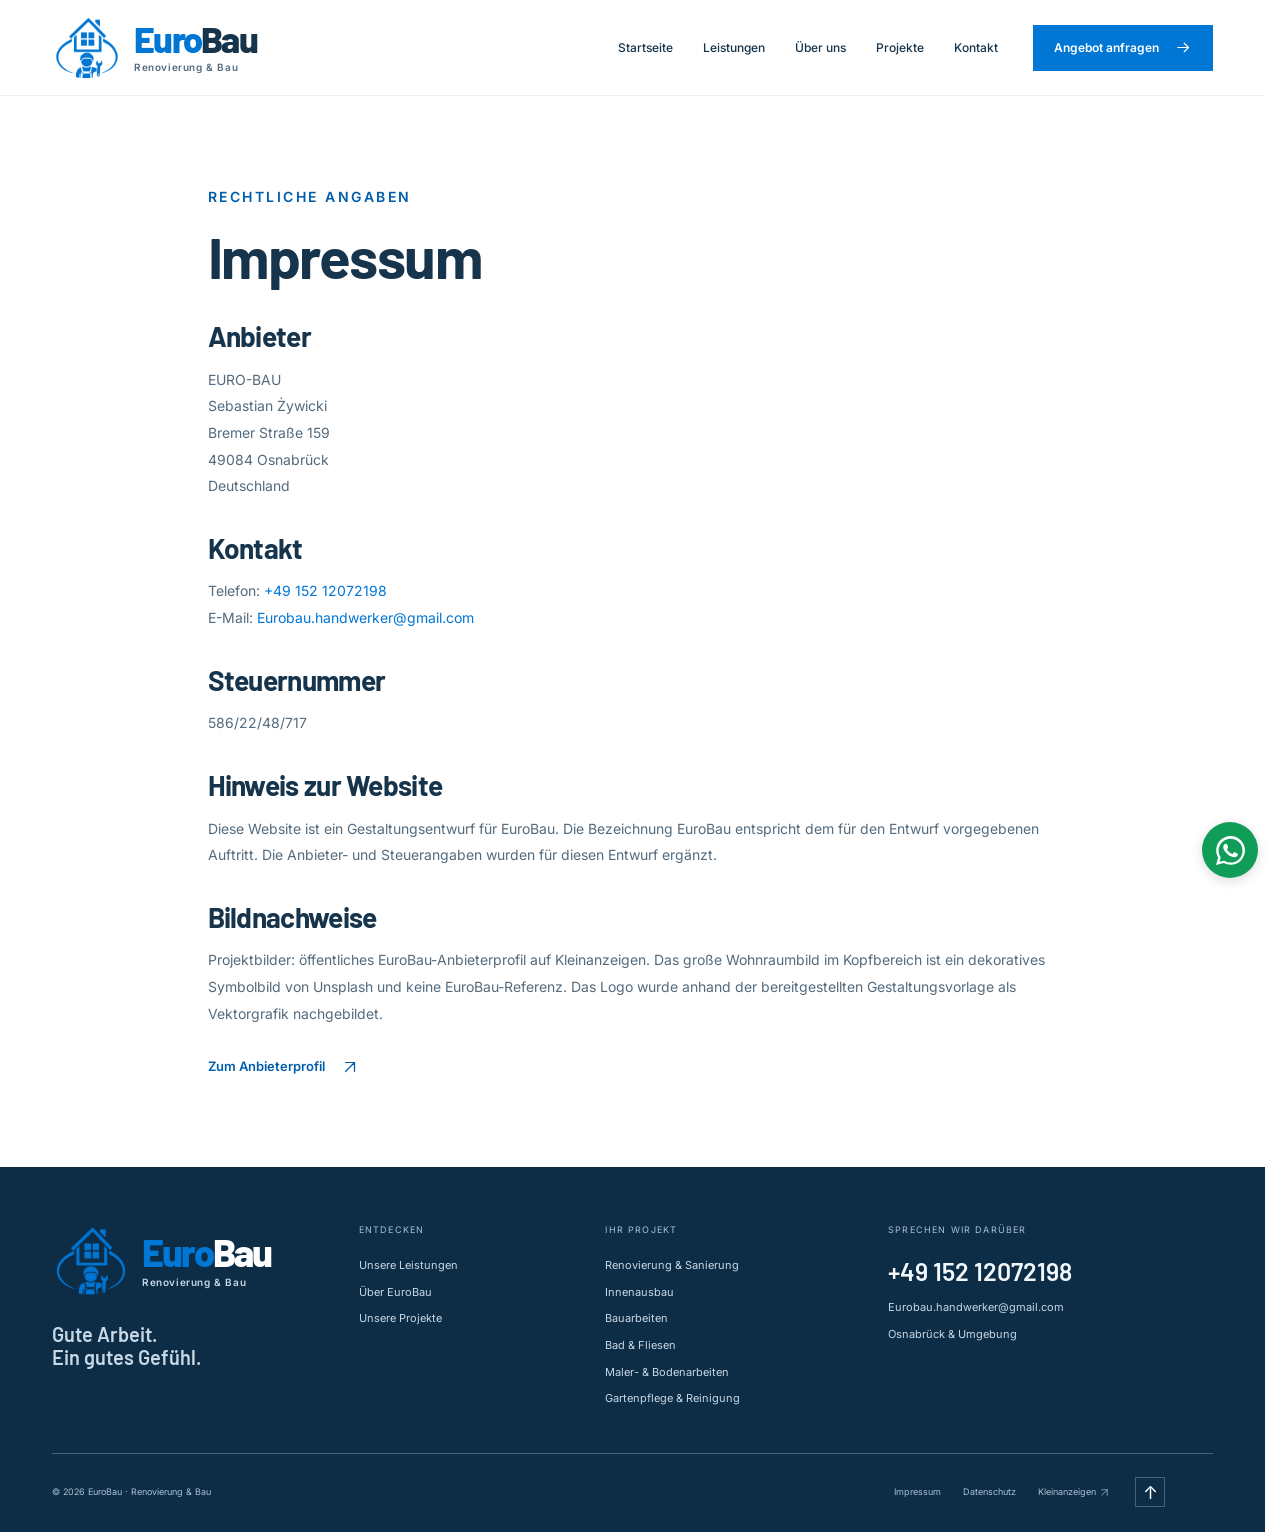
<file: impressum.html>
<!doctype html><html lang="de"><head><meta charset="utf-8"><meta name="viewport" content="width=device-width,initial-scale=1"><title>Impressum | EuroBau</title><meta name="description" content="Anbieterangaben und Bildnachweise für den EuroBau-Websiteentwurf."><meta name="theme-color" content="#0076d5"><meta name="robots" content="noindex,nofollow"><link rel="canonical" href="https://eurobud-renovierung.drym1.chatgpt.site/impressum.html"><meta property="og:title" content="Impressum | EuroBau"><meta property="og:description" content="Anbieterangaben und Bildnachweise für den EuroBau-Websiteentwurf."><meta property="og:type" content="website"><meta property="og:locale" content="de_DE"><meta property="og:image" content="https://eurobud-renovierung.drym1.chatgpt.site/assets/projekte-neu/wohnen-essen.png"><link rel="icon" href="assets/hausmeister-logo.png" type="image/png"><link rel="preload" href="assets/hausmeister-logo.png" as="image" type="image/png"><link rel="preload" href="assets/barlow-700.woff2" as="font" type="font/woff2" crossorigin><link rel="preload" href="assets/barlow-800.woff2" as="font" type="font/woff2" crossorigin><link rel="preload" href="assets/inter-500.woff2" as="font" type="font/woff2" crossorigin><link rel="preload" href="assets/inter-600.woff2" as="font" type="font/woff2" crossorigin><link rel="stylesheet" href="assets/fonts.css"><link rel="stylesheet" href="assets/style.css?v=20261025-mobile-menu-fixed"><link rel="stylesheet" href="assets/sections.css"><link rel="stylesheet" href="assets/motion.css"><script src="assets/app.js" defer></script><script src="assets/motion.js" defer></script></head><body id="top"><a class="skip-link" href="#inhalt">Zum Inhalt springen</a>
    <header class="header"><div class="container header-inner">
    <a class="brand brand-signature" href="index.html" aria-label="EuroBau – zur Startseite"><img class="brand-logo" src="assets/hausmeister-logo.png" fetchpriority="high" decoding="sync" width="1254" height="1254" alt="" aria-hidden="true"><span class="brand-copy" aria-hidden="true"><span class="brand-name"><span class="brand-euro">Euro</span><span class="brand-bau">Bau</span></span><span class="brand-tagline">Renovierung &amp; Bau</span></span></a>
    <nav class="desktop-nav" aria-label="Hauptnavigation"><a href="index.html" >Startseite</a><a href="leistungen.html" >Leistungen</a><a href="ueber-uns.html" >Über uns</a><a href="projekte.html" >Projekte</a><a href="kontakt.html" >Kontakt</a></nav>
    <a class="button header-cta" href="kontakt.html">Angebot anfragen<svg class="icon " viewBox="0 0 24 24" fill="none" stroke="currentColor" stroke-width="1.65" stroke-linecap="round" stroke-linejoin="round" aria-hidden="true"><path d="M4 12h15m-6-6 6 6-6 6"/></svg></a>
    <button class="menu-toggle" type="button" aria-expanded="false" aria-controls="mobile-nav" aria-label="Menü öffnen"><span></span><span></span></button>
    </div><nav id="mobile-nav" class="mobile-nav" aria-label="Mobile Navigation" hidden><div class="container"><a href="index.html" >Startseite</a><a href="leistungen.html" >Leistungen</a><a href="ueber-uns.html" >Über uns</a><a href="projekte.html" >Projekte</a><a href="kontakt.html" >Kontakt</a><a class="button " href="kontakt.html">Projekt besprechen<svg class="icon " viewBox="0 0 24 24" fill="none" stroke="currentColor" stroke-width="1.65" stroke-linecap="round" stroke-linejoin="round" aria-hidden="true"><path d="M4 12h15m-6-6 6 6-6 6"/></svg></a>
    <a class="mobile-phone" href="tel:+4915212072198"><svg class="icon " viewBox="0 0 24 24" fill="none" stroke="currentColor" stroke-width="1.65" stroke-linecap="round" stroke-linejoin="round" aria-hidden="true"><path d="m8 3 3 5-3 3c1.4 2.9 2.8 4.3 5.8 5.8l3-3 4.2 3c.8.6.9 1.4.5 2.3-1.6 3.6-6.6 3.2-11.7-.3C4.5 15.2 1 8.8 3.7 4.1 4.5 2.6 6.8 2.2 8 3Z"/></svg>+49 152 12072198</a></div></nav></header><main id="inhalt"><section class="section legal"><div class="container narrow"><p class="eyebrow">Rechtliche Angaben</p><h1>Impressum</h1><h2>Anbieter</h2><p>EURO-BAU<br>Sebastian Żywicki<br>Bremer Straße 159<br>49084 Osnabrück<br>Deutschland</p><h2>Kontakt</h2><p>Telefon: <a href="tel:+4915212072198">+49 152 12072198</a><br>E-Mail: <a href="mailto:Eurobau.handwerker@gmail.com">Eurobau.handwerker@gmail.com</a></p><h2>Steuernummer</h2><p>586/22/48/717</p><h2>Hinweis zur Website</h2><p>Diese Website ist ein Gestaltungsentwurf für EuroBau. Die Bezeichnung EuroBau entspricht dem für den Entwurf vorgegebenen Auftritt. Die Anbieter- und Steuerangaben wurden für diesen Entwurf ergänzt.</p><h2>Bildnachweise</h2><p>Projektbilder: öffentliches EuroBau-Anbieterprofil auf Kleinanzeigen. Das große Wohnraumbild im Kopfbereich ist ein dekoratives Symbolbild von Unsplash und keine EuroBau-Referenz. Das Logo wurde anhand der bereitgestellten Gestaltungsvorlage als Vektorgrafik nachgebildet.</p><a class="text-link" href="https://www.kleinanzeigen.de/pro/Euro-bud" target="_blank" rel="noopener noreferrer">Zum Anbieterprofil <svg class="icon " viewBox="0 0 24 24" fill="none" stroke="currentColor" stroke-width="1.65" stroke-linecap="round" stroke-linejoin="round" aria-hidden="true"><path d="M6 18 18 6M6 6h12v12"/></svg></a></div></section></main><footer class="footer"><div class="container footer-top"><div class="footer-brand"><a class="brand-signature" href="index.html" aria-label="EuroBau Startseite"><img class="brand-logo" src="assets/hausmeister-logo.png" width="1254" height="1254" alt="" aria-hidden="true"><span class="brand-copy" aria-hidden="true"><span class="brand-name"><span class="brand-euro">Euro</span><span class="brand-bau">Bau</span></span><span class="brand-tagline">Renovierung &amp; Bau</span></span></a><p>Gute Arbeit.<br>Ein gutes Gefühl.</p></div>
    <div><span class="footer-label">Entdecken</span><a href="leistungen.html">Unsere Leistungen</a><a href="ueber-uns.html">Über EuroBau</a><a href="projekte.html">Unsere Projekte</a></div>
    <div><span class="footer-label">Ihr Projekt</span><a href="renovierung.html">Renovierung & Sanierung</a><a href="innenausbau.html">Innenausbau</a><a href="bauarbeiten.html">Bauarbeiten</a><a href="bad-fliesen.html">Bad & Fliesen</a><a href="maler-boden.html">Maler- & Bodenarbeiten</a><a href="gartenpflege.html">Gartenpflege & Reinigung</a></div>
    <div><span class="footer-label">Sprechen wir darüber</span><a class="footer-phone" href="tel:+4915212072198">+49 152 12072198</a><a href="mailto:Eurobau.handwerker@gmail.com">Eurobau.handwerker@gmail.com</a><span>Osnabrück & Umgebung</span></div></div>
    <div class="container footer-bottom"><span>© 2026 EuroBau · Renovierung & Bau</span><div><a href="impressum.html">Impressum</a><a href="datenschutz.html">Datenschutz</a><a href="https://www.kleinanzeigen.de/pro/Euro-bud" target="_blank" rel="noopener noreferrer">Kleinanzeigen <svg class="icon " viewBox="0 0 24 24" fill="none" stroke="currentColor" stroke-width="1.65" stroke-linecap="round" stroke-linejoin="round" aria-hidden="true"><path d="M6 18 18 6M6 6h12v12"/></svg></a></div><a class="back-top" href="#top" aria-label="Nach oben">↑</a></div></footer><a class="whatsapp-float" href="https://wa.me/4917640713493" target="_blank" rel="noopener noreferrer" aria-label="EuroBau über WhatsApp kontaktieren"><span class="whatsapp-tooltip" aria-hidden="true">WhatsApp</span><img class="whatsapp-icon-image" src="assets/whatsapp-icon.svg" width="32" height="32" alt=""></a></body></html>
</file>
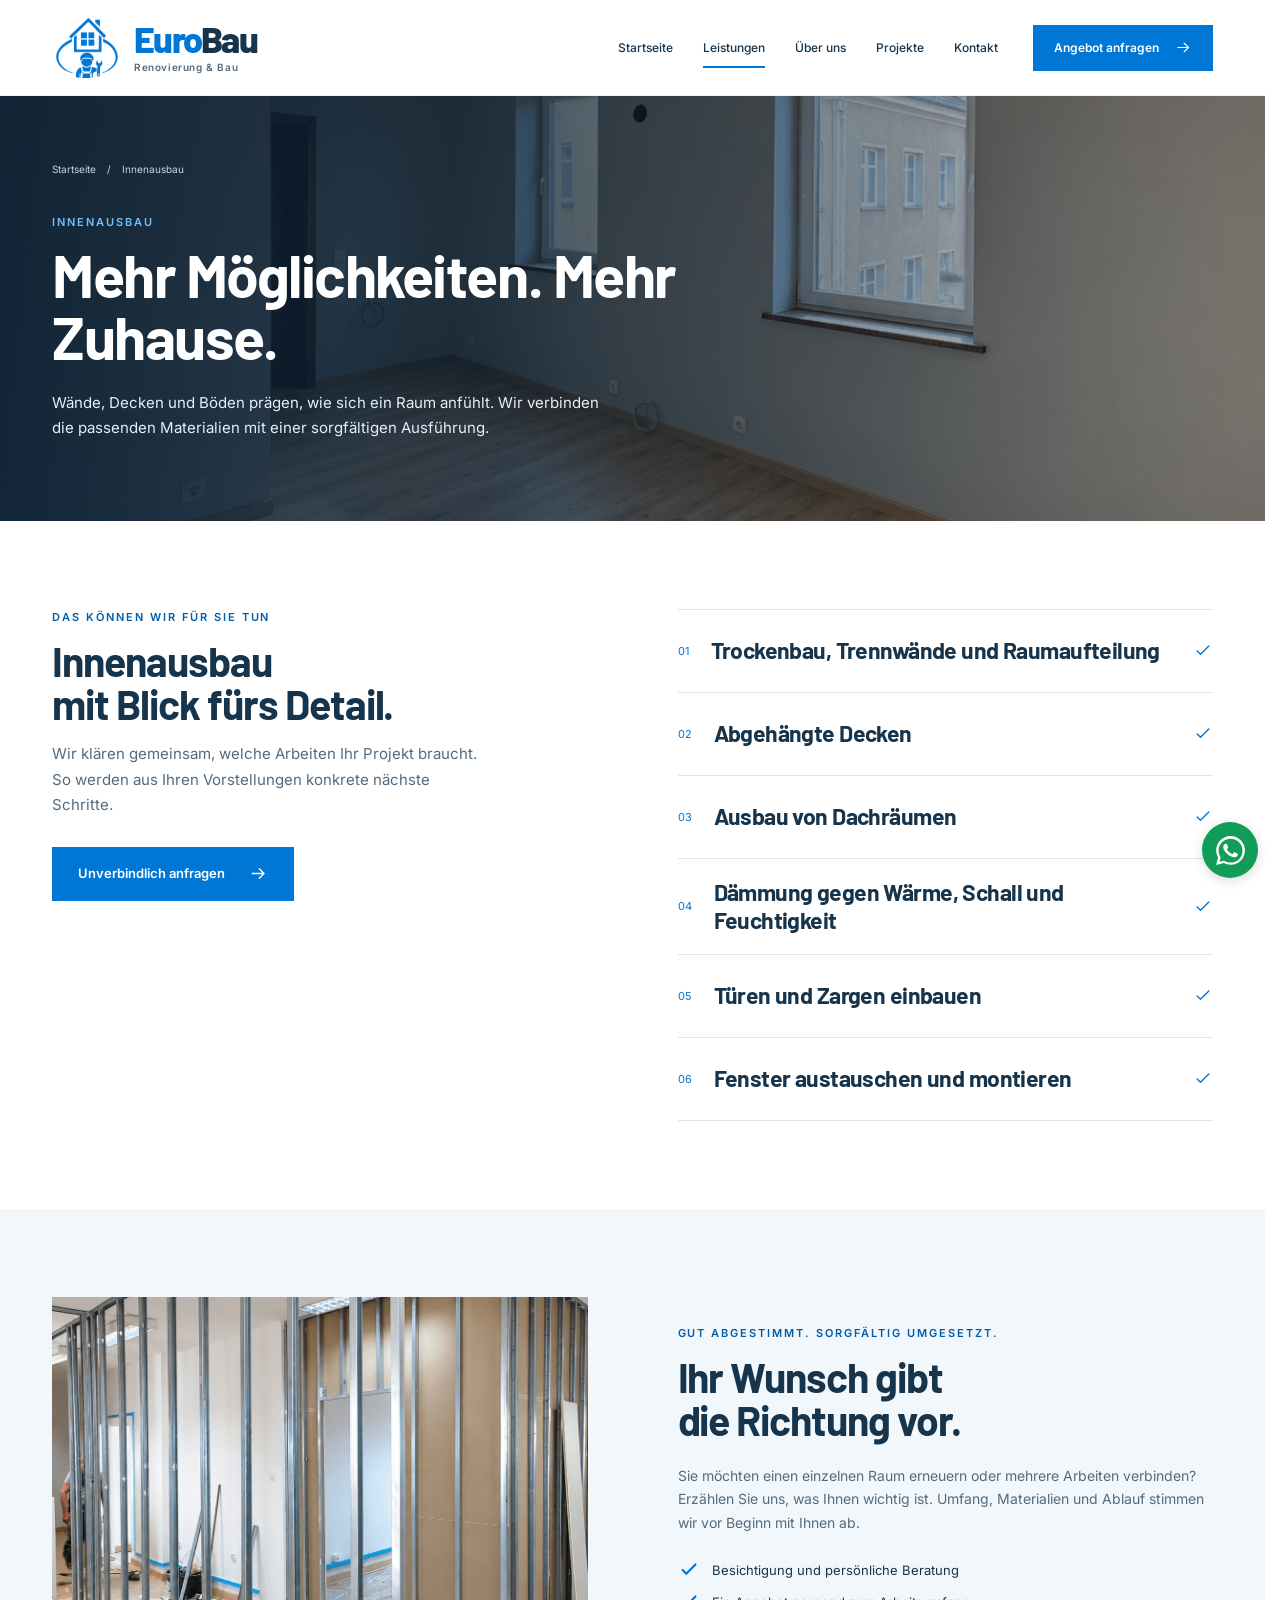
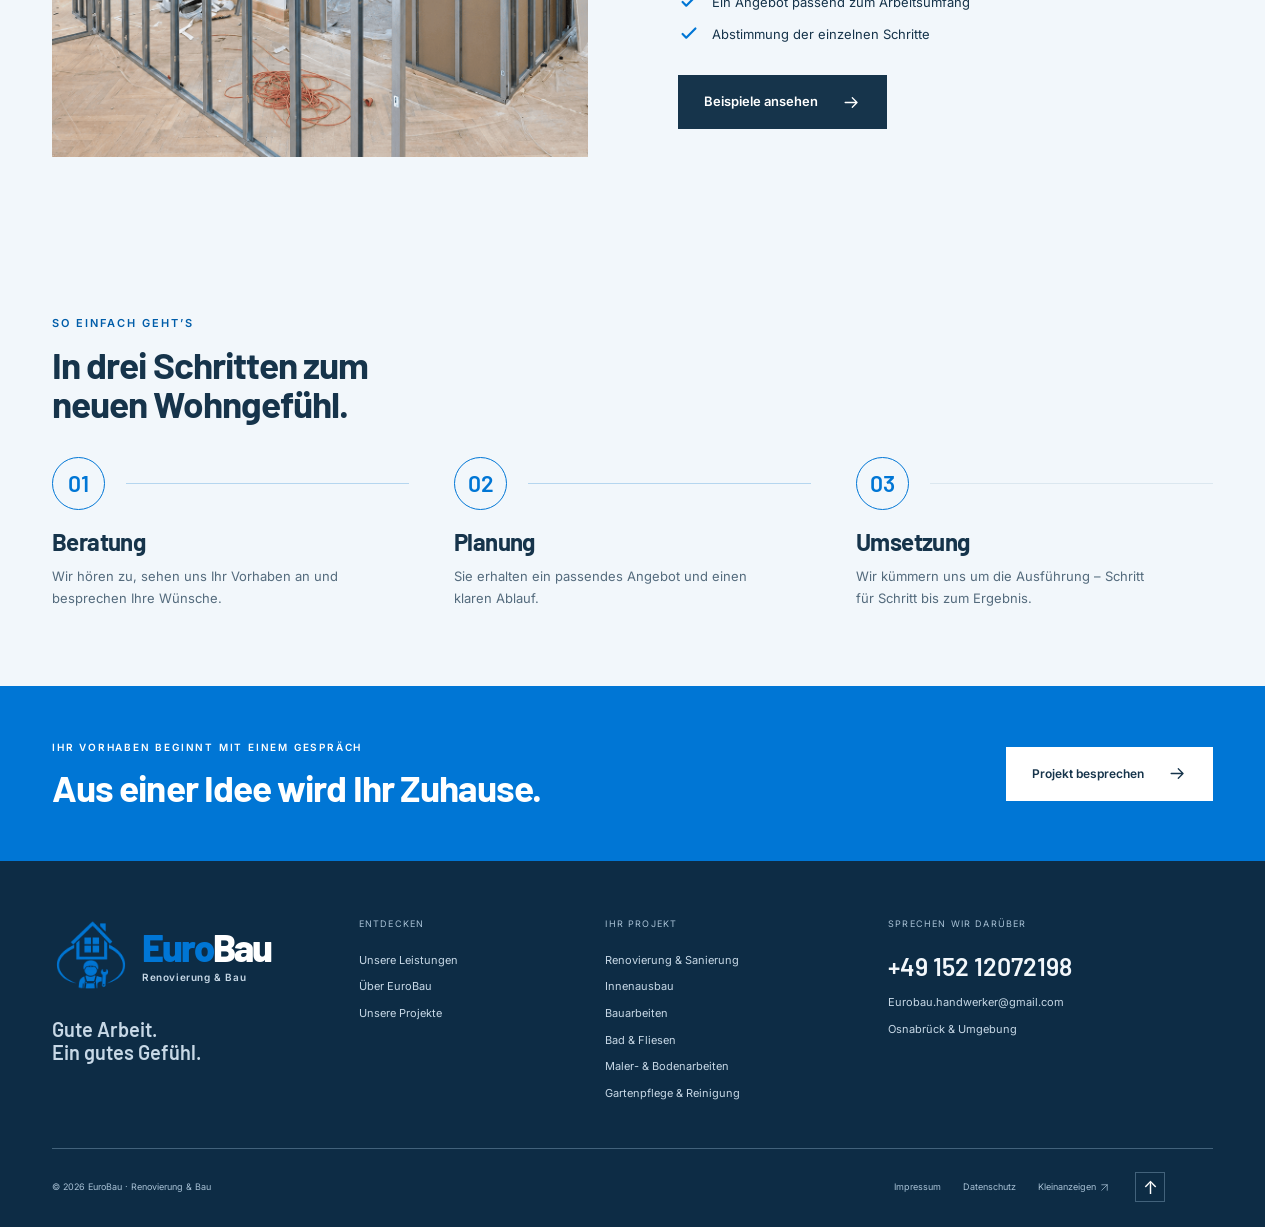
<file: innenausbau.html>
<!doctype html><html lang="de"><head><meta charset="utf-8"><meta name="viewport" content="width=device-width,initial-scale=1"><title>Innenausbau in Osnabrück | EuroBau</title><meta name="description" content="Wände, Decken und Böden prägen, wie sich ein Raum anfühlt. Wir verbinden die passenden Materialien mit einer sorgfältigen Ausführung."><meta name="theme-color" content="#0076d5"><meta name="robots" content="noindex,nofollow"><link rel="canonical" href="https://eurobud-renovierung.drym1.chatgpt.site/innenausbau.html"><meta property="og:title" content="Innenausbau in Osnabrück | EuroBau"><meta property="og:description" content="Wände, Decken und Böden prägen, wie sich ein Raum anfühlt. Wir verbinden die passenden Materialien mit einer sorgfältigen Ausführung."><meta property="og:type" content="website"><meta property="og:locale" content="de_DE"><meta property="og:image" content="https://eurobud-renovierung.drym1.chatgpt.site/assets/projekte-neu/wohnen-essen.png"><link rel="icon" href="assets/hausmeister-logo.png" type="image/png"><link rel="preload" href="assets/hausmeister-logo.png" as="image" type="image/png"><link rel="preload" href="assets/barlow-700.woff2" as="font" type="font/woff2" crossorigin><link rel="preload" href="assets/barlow-800.woff2" as="font" type="font/woff2" crossorigin><link rel="preload" href="assets/inter-500.woff2" as="font" type="font/woff2" crossorigin><link rel="preload" href="assets/inter-600.woff2" as="font" type="font/woff2" crossorigin><link rel="stylesheet" href="assets/fonts.css"><link rel="stylesheet" href="assets/style.css?v=20261025-mobile-menu-fixed"><link rel="stylesheet" href="assets/sections.css"><link rel="stylesheet" href="assets/motion.css"><script src="assets/app.js" defer></script><script src="assets/motion.js" defer></script></head><body id="top"><a class="skip-link" href="#inhalt">Zum Inhalt springen</a>
    <header class="header"><div class="container header-inner">
    <a class="brand brand-signature" href="index.html" aria-label="EuroBau – zur Startseite"><img class="brand-logo" src="assets/hausmeister-logo.png" fetchpriority="high" decoding="sync" width="1254" height="1254" alt="" aria-hidden="true"><span class="brand-copy" aria-hidden="true"><span class="brand-name"><span class="brand-euro">Euro</span><span class="brand-bau">Bau</span></span><span class="brand-tagline">Renovierung &amp; Bau</span></span></a>
    <nav class="desktop-nav" aria-label="Hauptnavigation"><a href="index.html" >Startseite</a><a href="leistungen.html" aria-current="page">Leistungen</a><a href="ueber-uns.html" >Über uns</a><a href="projekte.html" >Projekte</a><a href="kontakt.html" >Kontakt</a></nav>
    <a class="button header-cta" href="kontakt.html">Angebot anfragen<svg class="icon " viewBox="0 0 24 24" fill="none" stroke="currentColor" stroke-width="1.65" stroke-linecap="round" stroke-linejoin="round" aria-hidden="true"><path d="M4 12h15m-6-6 6 6-6 6"/></svg></a>
    <button class="menu-toggle" type="button" aria-expanded="false" aria-controls="mobile-nav" aria-label="Menü öffnen"><span></span><span></span></button>
    </div><nav id="mobile-nav" class="mobile-nav" aria-label="Mobile Navigation" hidden><div class="container"><a href="index.html" >Startseite</a><a href="leistungen.html" aria-current="page">Leistungen</a><a href="ueber-uns.html" >Über uns</a><a href="projekte.html" >Projekte</a><a href="kontakt.html" >Kontakt</a><a class="button " href="kontakt.html">Projekt besprechen<svg class="icon " viewBox="0 0 24 24" fill="none" stroke="currentColor" stroke-width="1.65" stroke-linecap="round" stroke-linejoin="round" aria-hidden="true"><path d="M4 12h15m-6-6 6 6-6 6"/></svg></a>
    <a class="mobile-phone" href="tel:+4915212072198"><svg class="icon " viewBox="0 0 24 24" fill="none" stroke="currentColor" stroke-width="1.65" stroke-linecap="round" stroke-linejoin="round" aria-hidden="true"><path d="m8 3 3 5-3 3c1.4 2.9 2.8 4.3 5.8 5.8l3-3 4.2 3c.8.6.9 1.4.5 2.3-1.6 3.6-6.6 3.2-11.7-.3C4.5 15.2 1 8.8 3.7 4.1 4.5 2.6 6.8 2.2 8 3Z"/></svg>+49 152 12072198</a></div></nav></header><main id="inhalt"><section class="subhero "><div class="subhero-image"><img src="assets/projekte-neu/wohnraum.png" alt="Fertig ausgebauter Wohnraum mit Holzboden und indirekter Beleuchtung" fetchpriority="high" width="1600" height="1000"></div><div class="container"><div class="subhero-copy"><div class="breadcrumb"><a href="index.html">Startseite</a><span>/</span><span>Innenausbau</span></div><p class="eyebrow">Innenausbau</p><h1>Mehr Möglichkeiten. Mehr Zuhause.</h1><p>Wände, Decken und Böden prägen, wie sich ein Raum anfühlt. Wir verbinden die passenden Materialien mit einer sorgfältigen Ausführung.</p></div></div></section><section class="section"><div class="container detail-grid"><div data-reveal><p class="eyebrow">Das können wir für Sie tun</p><h2>Innenausbau<br>mit Blick fürs Detail.</h2><p class="section-intro">Wir klären gemeinsam, welche Arbeiten Ihr Projekt braucht. So werden aus Ihren Vorstellungen konkrete nächste Schritte.</p><a class="button " href="kontakt.html?leistung=innenausbau">Unverbindlich anfragen<svg class="icon " viewBox="0 0 24 24" fill="none" stroke="currentColor" stroke-width="1.65" stroke-linecap="round" stroke-linejoin="round" aria-hidden="true"><path d="M4 12h15m-6-6 6 6-6 6"/></svg></a></div><div class="service-list"><div><span>01</span><h3>Trockenbau, Trennwände und Raumaufteilung</h3><svg class="icon " viewBox="0 0 24 24" fill="none" stroke="currentColor" stroke-width="1.65" stroke-linecap="round" stroke-linejoin="round" aria-hidden="true"><path d="m5 12 4 4L19 6"/></svg></div><div><span>02</span><h3>Abgehängte Decken</h3><svg class="icon " viewBox="0 0 24 24" fill="none" stroke="currentColor" stroke-width="1.65" stroke-linecap="round" stroke-linejoin="round" aria-hidden="true"><path d="m5 12 4 4L19 6"/></svg></div><div><span>03</span><h3>Ausbau von Dachräumen</h3><svg class="icon " viewBox="0 0 24 24" fill="none" stroke="currentColor" stroke-width="1.65" stroke-linecap="round" stroke-linejoin="round" aria-hidden="true"><path d="m5 12 4 4L19 6"/></svg></div><div><span>04</span><h3>Dämmung gegen Wärme, Schall und Feuchtigkeit</h3><svg class="icon " viewBox="0 0 24 24" fill="none" stroke="currentColor" stroke-width="1.65" stroke-linecap="round" stroke-linejoin="round" aria-hidden="true"><path d="m5 12 4 4L19 6"/></svg></div><div><span>05</span><h3>Türen und Zargen einbauen</h3><svg class="icon " viewBox="0 0 24 24" fill="none" stroke="currentColor" stroke-width="1.65" stroke-linecap="round" stroke-linejoin="round" aria-hidden="true"><path d="m5 12 4 4L19 6"/></svg></div><div><span>06</span><h3>Fenster austauschen und montieren</h3><svg class="icon " viewBox="0 0 24 24" fill="none" stroke="currentColor" stroke-width="1.65" stroke-linecap="round" stroke-linejoin="round" aria-hidden="true"><path d="m5 12 4 4L19 6"/></svg></div></div></div></section><section class="section soft-section"><div class="container detail-grid photo-detail"><img src="assets/projekte-neu/trennwaende.png" width="960" height="700" loading="lazy" alt="Arbeitsbeispiel von EuroBau"><div><p class="eyebrow">Gut abgestimmt. Sorgfältig umgesetzt.</p><h2>Ihr Wunsch gibt<br>die Richtung vor.</h2><p>Sie möchten einen einzelnen Raum erneuern oder mehrere Arbeiten verbinden? Erzählen Sie uns, was Ihnen wichtig ist. Umfang, Materialien und Ablauf stimmen wir vor Beginn mit Ihnen ab.</p><ul class="check-list"><li><svg class="icon " viewBox="0 0 24 24" fill="none" stroke="currentColor" stroke-width="1.65" stroke-linecap="round" stroke-linejoin="round" aria-hidden="true"><path d="m5 12 4 4L19 6"/></svg>Besichtigung und persönliche Beratung</li><li><svg class="icon " viewBox="0 0 24 24" fill="none" stroke="currentColor" stroke-width="1.65" stroke-linecap="round" stroke-linejoin="round" aria-hidden="true"><path d="m5 12 4 4L19 6"/></svg>Ein Angebot passend zum Arbeitsumfang</li><li><svg class="icon " viewBox="0 0 24 24" fill="none" stroke="currentColor" stroke-width="1.65" stroke-linecap="round" stroke-linejoin="round" aria-hidden="true"><path d="m5 12 4 4L19 6"/></svg>Abstimmung der einzelnen Schritte</li></ul><a class="button button-dark" href="projekte.html">Beispiele ansehen<svg class="icon " viewBox="0 0 24 24" fill="none" stroke="currentColor" stroke-width="1.65" stroke-linecap="round" stroke-linejoin="round" aria-hidden="true"><path d="M4 12h15m-6-6 6 6-6 6"/></svg></a></div></div></section><section class="section process-section"><div class="container"><div class="section-heading"><div><p class="eyebrow">So einfach geht’s</p><h2>In drei Schritten zum<br class="desktop-br"> neuen Wohngefühl.</h2></div></div><div class="process-grid"><div class="process-step" data-reveal><div class="step-top"><span>01</span><i></i></div><h3>Beratung</h3><p>Wir hören zu, sehen uns Ihr Vorhaben an und besprechen Ihre Wünsche.</p></div><div class="process-step" data-reveal><div class="step-top"><span>02</span><i></i></div><h3>Planung</h3><p>Sie erhalten ein passendes Angebot und einen klaren Ablauf.</p></div><div class="process-step" data-reveal><div class="step-top"><span>03</span><i></i></div><h3>Umsetzung</h3><p>Wir kümmern uns um die Ausführung – Schritt für Schritt bis zum Ergebnis.</p></div></div></div></section><section class="cta-section"><div class="container cta-inner"><div><p class="eyebrow">Ihr Vorhaben beginnt mit einem Gespräch</p><h2>Aus einer Idee wird Ihr Zuhause.</h2></div><a class="button button-white" href="kontakt.html">Projekt besprechen<svg class="icon " viewBox="0 0 24 24" fill="none" stroke="currentColor" stroke-width="1.65" stroke-linecap="round" stroke-linejoin="round" aria-hidden="true"><path d="M4 12h15m-6-6 6 6-6 6"/></svg></a></div></section></main><footer class="footer"><div class="container footer-top"><div class="footer-brand"><a class="brand-signature" href="index.html" aria-label="EuroBau Startseite"><img class="brand-logo" src="assets/hausmeister-logo.png" width="1254" height="1254" alt="" aria-hidden="true"><span class="brand-copy" aria-hidden="true"><span class="brand-name"><span class="brand-euro">Euro</span><span class="brand-bau">Bau</span></span><span class="brand-tagline">Renovierung &amp; Bau</span></span></a><p>Gute Arbeit.<br>Ein gutes Gefühl.</p></div>
    <div><span class="footer-label">Entdecken</span><a href="leistungen.html">Unsere Leistungen</a><a href="ueber-uns.html">Über EuroBau</a><a href="projekte.html">Unsere Projekte</a></div>
    <div><span class="footer-label">Ihr Projekt</span><a href="renovierung.html">Renovierung & Sanierung</a><a href="innenausbau.html">Innenausbau</a><a href="bauarbeiten.html">Bauarbeiten</a><a href="bad-fliesen.html">Bad & Fliesen</a><a href="maler-boden.html">Maler- & Bodenarbeiten</a><a href="gartenpflege.html">Gartenpflege & Reinigung</a></div>
    <div><span class="footer-label">Sprechen wir darüber</span><a class="footer-phone" href="tel:+4915212072198">+49 152 12072198</a><a href="mailto:Eurobau.handwerker@gmail.com">Eurobau.handwerker@gmail.com</a><span>Osnabrück & Umgebung</span></div></div>
    <div class="container footer-bottom"><span>© 2026 EuroBau · Renovierung & Bau</span><div><a href="impressum.html">Impressum</a><a href="datenschutz.html">Datenschutz</a><a href="https://www.kleinanzeigen.de/pro/Euro-bud" target="_blank" rel="noopener noreferrer">Kleinanzeigen <svg class="icon " viewBox="0 0 24 24" fill="none" stroke="currentColor" stroke-width="1.65" stroke-linecap="round" stroke-linejoin="round" aria-hidden="true"><path d="M6 18 18 6M6 6h12v12"/></svg></a></div><a class="back-top" href="#top" aria-label="Nach oben">↑</a></div></footer><a class="whatsapp-float" href="https://wa.me/4917640713493" target="_blank" rel="noopener noreferrer" aria-label="EuroBau über WhatsApp kontaktieren"><span class="whatsapp-tooltip" aria-hidden="true">WhatsApp</span><img class="whatsapp-icon-image" src="assets/whatsapp-icon.svg" width="32" height="32" alt=""></a></body></html>
</file>
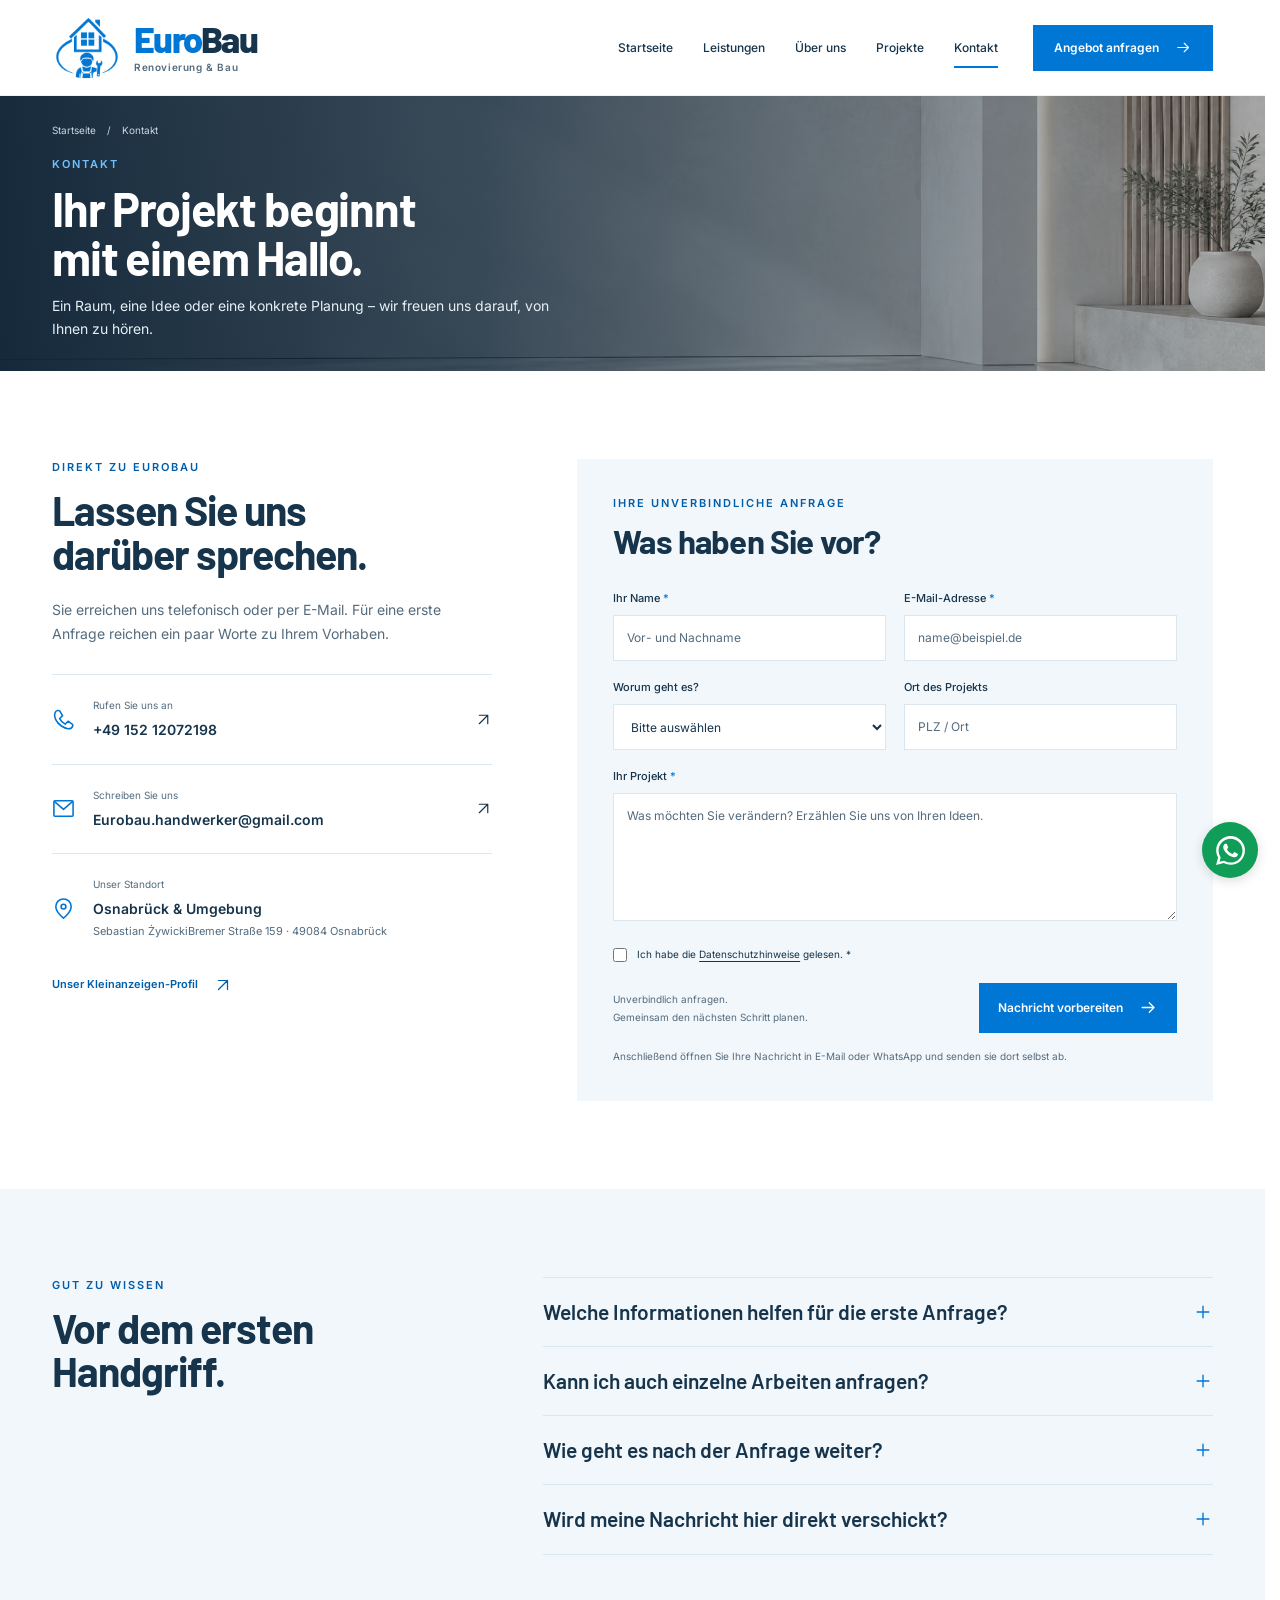
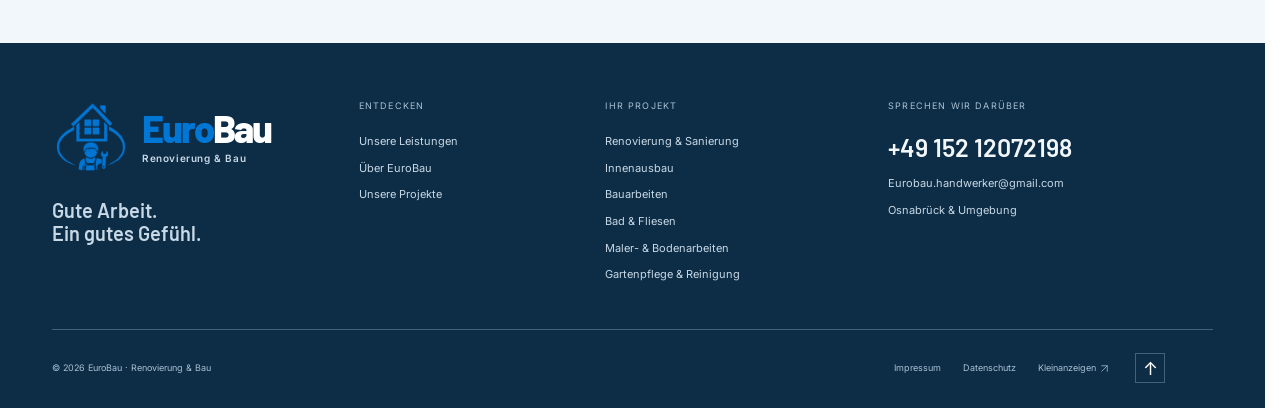
<file: kontakt.html>
<!doctype html><html lang="de"><head><meta charset="utf-8"><meta name="viewport" content="width=device-width,initial-scale=1"><title>Kontakt &amp; Projektanfrage | EuroBau</title><meta name="description" content="Sprechen Sie mit EuroBau über Ihr Renovierungs- oder Bauprojekt. Telefon +49 152 12072198. Osnabrück und Umgebung."><meta name="theme-color" content="#0076d5"><meta name="robots" content="noindex,nofollow"><link rel="canonical" href="https://eurobud-renovierung.drym1.chatgpt.site/kontakt.html"><meta property="og:title" content="Kontakt &amp; Projektanfrage | EuroBau"><meta property="og:description" content="Sprechen Sie mit EuroBau über Ihr Renovierungs- oder Bauprojekt. Telefon +49 152 12072198. Osnabrück und Umgebung."><meta property="og:type" content="website"><meta property="og:locale" content="de_DE"><meta property="og:image" content="https://eurobud-renovierung.drym1.chatgpt.site/assets/hero-kontakt.webp"><link rel="icon" href="assets/hausmeister-logo.png" type="image/png"><link rel="preload" href="assets/hausmeister-logo.png" as="image" type="image/png"><link rel="preload" href="assets/barlow-700.woff2" as="font" type="font/woff2" crossorigin><link rel="preload" href="assets/barlow-800.woff2" as="font" type="font/woff2" crossorigin><link rel="preload" href="assets/inter-500.woff2" as="font" type="font/woff2" crossorigin><link rel="preload" href="assets/inter-600.woff2" as="font" type="font/woff2" crossorigin><link rel="stylesheet" href="assets/fonts.css"><link rel="stylesheet" href="assets/style.css?v=20261025-mobile-menu-fixed"><link rel="stylesheet" href="assets/sections.css"><link rel="stylesheet" href="assets/motion.css"><link rel="stylesheet" href="assets/inner-hero-compact.css"><script src="assets/app.js" defer></script><script src="assets/motion.js" defer></script></head><body id="top"><a class="skip-link" href="#inhalt">Zum Inhalt springen</a>
    <header class="header"><div class="container header-inner">
    <a class="brand brand-signature" href="index.html" aria-label="EuroBau – zur Startseite"><img class="brand-logo" src="assets/hausmeister-logo.png" fetchpriority="high" decoding="sync" width="1254" height="1254" alt="" aria-hidden="true"><span class="brand-copy" aria-hidden="true"><span class="brand-name"><span class="brand-euro">Euro</span><span class="brand-bau">Bau</span></span><span class="brand-tagline">Renovierung &amp; Bau</span></span></a>
    <nav class="desktop-nav" aria-label="Hauptnavigation"><a href="index.html" >Startseite</a><a href="leistungen.html" >Leistungen</a><a href="ueber-uns.html" >Über uns</a><a href="projekte.html" >Projekte</a><a href="kontakt.html" aria-current="page">Kontakt</a></nav>
    <a class="button header-cta" href="kontakt.html">Angebot anfragen<svg class="icon " viewBox="0 0 24 24" fill="none" stroke="currentColor" stroke-width="1.65" stroke-linecap="round" stroke-linejoin="round" aria-hidden="true"><path d="M4 12h15m-6-6 6 6-6 6"/></svg></a>
    <button class="menu-toggle" type="button" aria-expanded="false" aria-controls="mobile-nav" aria-label="Menü öffnen"><span></span><span></span></button>
    </div><nav id="mobile-nav" class="mobile-nav" aria-label="Mobile Navigation" hidden><div class="container"><a href="index.html" >Startseite</a><a href="leistungen.html" >Leistungen</a><a href="ueber-uns.html" >Über uns</a><a href="projekte.html" >Projekte</a><a href="kontakt.html" aria-current="page">Kontakt</a><a class="button " href="kontakt.html">Projekt besprechen<svg class="icon " viewBox="0 0 24 24" fill="none" stroke="currentColor" stroke-width="1.65" stroke-linecap="round" stroke-linejoin="round" aria-hidden="true"><path d="M4 12h15m-6-6 6 6-6 6"/></svg></a>
    <a class="mobile-phone" href="tel:+4915212072198"><svg class="icon " viewBox="0 0 24 24" fill="none" stroke="currentColor" stroke-width="1.65" stroke-linecap="round" stroke-linejoin="round" aria-hidden="true"><path d="m8 3 3 5-3 3c1.4 2.9 2.8 4.3 5.8 5.8l3-3 4.2 3c.8.6.9 1.4.5 2.3-1.6 3.6-6.6 3.2-11.7-.3C4.5 15.2 1 8.8 3.7 4.1 4.5 2.6 6.8 2.2 8 3Z"/></svg>+49 152 12072198</a></div></nav></header><main id="inhalt"><section class="subhero subhero-compact"><div class="subhero-image"><img src="assets/hero-kontakt.webp" alt="Moderner heller Innenraum für die Kontaktseite von EuroBau" fetchpriority="high" width="1600" height="1000"></div><div class="container"><div class="subhero-copy"><div class="breadcrumb"><a href="index.html">Startseite</a><span>/</span><span>Kontakt</span></div><p class="eyebrow">Kontakt</p><h1>Ihr Projekt beginnt<br>mit einem Hallo.</h1><p>Ein Raum, eine Idee oder eine konkrete Planung – wir freuen uns darauf, von Ihnen zu hören.</p></div></div></section><section class="section"><div class="container contact-page-grid"><div class="contact-details"><p class="eyebrow">Direkt zu EuroBau</p><h2>Lassen Sie uns<br>darüber sprechen.</h2><p>Sie erreichen uns telefonisch oder per E-Mail. Für eine erste Anfrage reichen ein paar Worte zu Ihrem Vorhaben.</p><a class="contact-detail" href="tel:+4915212072198"><svg class="icon " viewBox="0 0 24 24" fill="none" stroke="currentColor" stroke-width="1.65" stroke-linecap="round" stroke-linejoin="round" aria-hidden="true"><path d="m8 3 3 5-3 3c1.4 2.9 2.8 4.3 5.8 5.8l3-3 4.2 3c.8.6.9 1.4.5 2.3-1.6 3.6-6.6 3.2-11.7-.3C4.5 15.2 1 8.8 3.7 4.1 4.5 2.6 6.8 2.2 8 3Z"/></svg><span><small>Rufen Sie uns an</small><strong>+49 152 12072198</strong></span><svg class="icon " viewBox="0 0 24 24" fill="none" stroke="currentColor" stroke-width="1.65" stroke-linecap="round" stroke-linejoin="round" aria-hidden="true"><path d="M6 18 18 6M6 6h12v12"/></svg></a><a class="contact-detail" href="mailto:Eurobau.handwerker@gmail.com"><svg class="icon " viewBox="0 0 24 24" fill="none" stroke="currentColor" stroke-width="1.65" stroke-linecap="round" stroke-linejoin="round" aria-hidden="true"><rect x="2" y="4" width="20" height="16" rx="1"/><path d="m3 5 9 8 9-8"/></svg><span><small>Schreiben Sie uns</small><strong>Eurobau.handwerker@gmail.com</strong></span><svg class="icon " viewBox="0 0 24 24" fill="none" stroke="currentColor" stroke-width="1.65" stroke-linecap="round" stroke-linejoin="round" aria-hidden="true"><path d="M6 18 18 6M6 6h12v12"/></svg></a><div class="contact-detail"><svg class="icon " viewBox="0 0 24 24" fill="none" stroke="currentColor" stroke-width="1.65" stroke-linecap="round" stroke-linejoin="round" aria-hidden="true"><path d="M20 10c0 6-8 12-8 12S4 16 4 10a8 8 0 1 1 16 0Z"/><circle cx="12" cy="10" r="2.5"/></svg><span><small>Unser Standort</small><strong>Osnabrück & Umgebung</strong><span>Sebastian Żywicki</span><span>Bremer Straße 159 · 49084 Osnabrück</span></span></div><a class="text-link" href="https://www.kleinanzeigen.de/pro/Euro-bud" target="_blank" rel="noopener noreferrer">Unser Kleinanzeigen-Profil <svg class="icon " viewBox="0 0 24 24" fill="none" stroke="currentColor" stroke-width="1.65" stroke-linecap="round" stroke-linejoin="round" aria-hidden="true"><path d="M6 18 18 6M6 6h12v12"/></svg></a></div><div class="contact-form-panel"><p class="eyebrow">Ihre unverbindliche Anfrage</p><h2>Was haben Sie vor?</h2><form class="inquiry-form" data-contact-form><div class="form-row"><div class="field"><label for="name">Ihr Name <span>*</span></label><input id="name" name="name" autocomplete="name" placeholder="Vor- und Nachname" maxlength="100" required></div><div class="field"><label for="email">E-Mail-Adresse <span>*</span></label><input id="email" name="email" type="email" autocomplete="email" placeholder="name@beispiel.de" maxlength="180" required></div></div>
    <div class="form-row"><div class="field"><label for="service">Worum geht es?</label><select id="service" name="service"><option value="">Bitte auswählen</option><option data-slug="renovierung">Renovierung & Sanierung</option><option data-slug="innenausbau">Innenausbau</option><option data-slug="bauarbeiten">Bauarbeiten</option><option data-slug="bad-fliesen">Bad & Fliesen</option><option data-slug="maler-boden">Maler- & Bodenarbeiten</option><option data-slug="gartenpflege">Gartenpflege & Reinigung</option><option>Sonstiges</option></select></div><div class="field"><label for="location">Ort des Projekts</label><input id="location" name="location" autocomplete="address-level2" placeholder="PLZ / Ort" maxlength="100"></div></div>
    <div class="field"><label for="message">Ihr Projekt <span>*</span></label><textarea id="message" name="message" rows="5" placeholder="Was möchten Sie verändern? Erzählen Sie uns von Ihren Ideen." minlength="10" maxlength="4000" required></textarea></div>
    <label class="checkbox"><input type="checkbox" name="privacy" required><span>Ich habe die <a href="datenschutz.html" target="_blank" rel="noopener">Datenschutzhinweise</a> gelesen. <span aria-hidden="true">*</span></span></label>
    <div class="form-bottom"><span class="form-note">Unverbindlich anfragen.<br>Gemeinsam den nächsten Schritt planen.</span><button class="button" type="submit">Nachricht vorbereiten <svg class="icon " viewBox="0 0 24 24" fill="none" stroke="currentColor" stroke-width="1.65" stroke-linecap="round" stroke-linejoin="round" aria-hidden="true"><path d="M4 12h15m-6-6 6 6-6 6"/></svg></button></div>
    <p class="form-hint">Anschließend öffnen Sie Ihre Nachricht in E-Mail oder WhatsApp und senden sie dort selbst ab.</p>
    <div class="form-result" hidden tabindex="-1"><h3>Ihre Anfrage ist vorbereitet.</h3><p>Wählen Sie, wie Sie Ihre Nachricht senden möchten:</p><div class="form-result-actions"><a class="button email-draft" href="mailto:Eurobau.handwerker@gmail.com"><svg class="icon " viewBox="0 0 24 24" fill="none" stroke="currentColor" stroke-width="1.65" stroke-linecap="round" stroke-linejoin="round" aria-hidden="true"><rect x="2" y="4" width="20" height="16" rx="1"/><path d="m3 5 9 8 9-8"/></svg> E-Mail öffnen</a><a class="button button-dark whatsapp-draft" href="https://wa.me/4917640713493" target="_blank" rel="noopener noreferrer">WhatsApp öffnen <svg class="icon " viewBox="0 0 24 24" fill="none" stroke="currentColor" stroke-width="1.65" stroke-linecap="round" stroke-linejoin="round" aria-hidden="true"><path d="M6 18 18 6M6 6h12v12"/></svg></a><button class="copy-message" type="button">Nachricht kopieren</button></div><p class="copy-status" role="status" aria-live="polite"></p></div></form></div></div></section>
<section class="section soft-section"><div class="container faq-grid"><div><p class="eyebrow">Gut zu wissen</p><h2>Vor dem ersten<br>Handgriff.</h2></div><div class="faq"><details><summary>Welche Informationen helfen für die erste Anfrage?<svg class="icon " viewBox="0 0 24 24" fill="none" stroke="currentColor" stroke-width="1.65" stroke-linecap="round" stroke-linejoin="round" aria-hidden="true"><path d="M12 5v14M5 12h14"/></svg></summary><p>Nennen Sie uns den Ort, die gewünschten Arbeiten und Ihren ungefähren Zeitrahmen. Bilder können Sie Ihrer E-Mail oder WhatsApp-Nachricht hinzufügen.</p></details><details><summary>Kann ich auch einzelne Arbeiten anfragen?<svg class="icon " viewBox="0 0 24 24" fill="none" stroke="currentColor" stroke-width="1.65" stroke-linecap="round" stroke-linejoin="round" aria-hidden="true"><path d="M12 5v14M5 12h14"/></svg></summary><p>Ja. Erzählen Sie uns, welche Arbeiten Sie planen. Wir besprechen mit Ihnen den Umfang und ob wir Ihr Vorhaben umsetzen können.</p></details><details><summary>Wie geht es nach der Anfrage weiter?<svg class="icon " viewBox="0 0 24 24" fill="none" stroke="currentColor" stroke-width="1.65" stroke-linecap="round" stroke-linejoin="round" aria-hidden="true"><path d="M12 5v14M5 12h14"/></svg></summary><p>Wir klären die ersten Fragen und besprechen bei Bedarf einen Termin vor Ort. Anschließend stimmen wir Leistungen und Angebot mit Ihnen ab.</p></details><details><summary>Wird meine Nachricht hier direkt verschickt?<svg class="icon " viewBox="0 0 24 24" fill="none" stroke="currentColor" stroke-width="1.65" stroke-linecap="round" stroke-linejoin="round" aria-hidden="true"><path d="M12 5v14M5 12h14"/></svg></summary><p>Das Formular bereitet Ihre Nachricht vor. Anschließend öffnen Sie sie in Ihrem E-Mail-Programm oder in WhatsApp. Erst dort senden Sie die Nachricht selbst ab.</p></details></div></div></section></main><footer class="footer"><div class="container footer-top"><div class="footer-brand"><a class="brand-signature" href="index.html" aria-label="EuroBau Startseite"><img class="brand-logo" src="assets/hausmeister-logo.png" width="1254" height="1254" alt="" aria-hidden="true"><span class="brand-copy" aria-hidden="true"><span class="brand-name"><span class="brand-euro">Euro</span><span class="brand-bau">Bau</span></span><span class="brand-tagline">Renovierung &amp; Bau</span></span></a><p>Gute Arbeit.<br>Ein gutes Gefühl.</p></div>
    <div><span class="footer-label">Entdecken</span><a href="leistungen.html">Unsere Leistungen</a><a href="ueber-uns.html">Über EuroBau</a><a href="projekte.html">Unsere Projekte</a></div>
    <div><span class="footer-label">Ihr Projekt</span><a href="renovierung.html">Renovierung & Sanierung</a><a href="innenausbau.html">Innenausbau</a><a href="bauarbeiten.html">Bauarbeiten</a><a href="bad-fliesen.html">Bad & Fliesen</a><a href="maler-boden.html">Maler- & Bodenarbeiten</a><a href="gartenpflege.html">Gartenpflege & Reinigung</a></div>
    <div><span class="footer-label">Sprechen wir darüber</span><a class="footer-phone" href="tel:+4915212072198">+49 152 12072198</a><a href="mailto:Eurobau.handwerker@gmail.com">Eurobau.handwerker@gmail.com</a><span>Osnabrück & Umgebung</span></div></div>
    <div class="container footer-bottom"><span>© 2026 EuroBau · Renovierung & Bau</span><div><a href="impressum.html">Impressum</a><a href="datenschutz.html">Datenschutz</a><a href="https://www.kleinanzeigen.de/pro/Euro-bud" target="_blank" rel="noopener noreferrer">Kleinanzeigen <svg class="icon " viewBox="0 0 24 24" fill="none" stroke="currentColor" stroke-width="1.65" stroke-linecap="round" stroke-linejoin="round" aria-hidden="true"><path d="M6 18 18 6M6 6h12v12"/></svg></a></div><a class="back-top" href="#top" aria-label="Nach oben">↑</a></div></footer><a class="whatsapp-float" href="https://wa.me/4917640713493" target="_blank" rel="noopener noreferrer" aria-label="EuroBau über WhatsApp kontaktieren"><span class="whatsapp-tooltip" aria-hidden="true">WhatsApp</span><img class="whatsapp-icon-image" src="assets/whatsapp-icon.svg" width="32" height="32" alt=""></a></body></html>
</file>
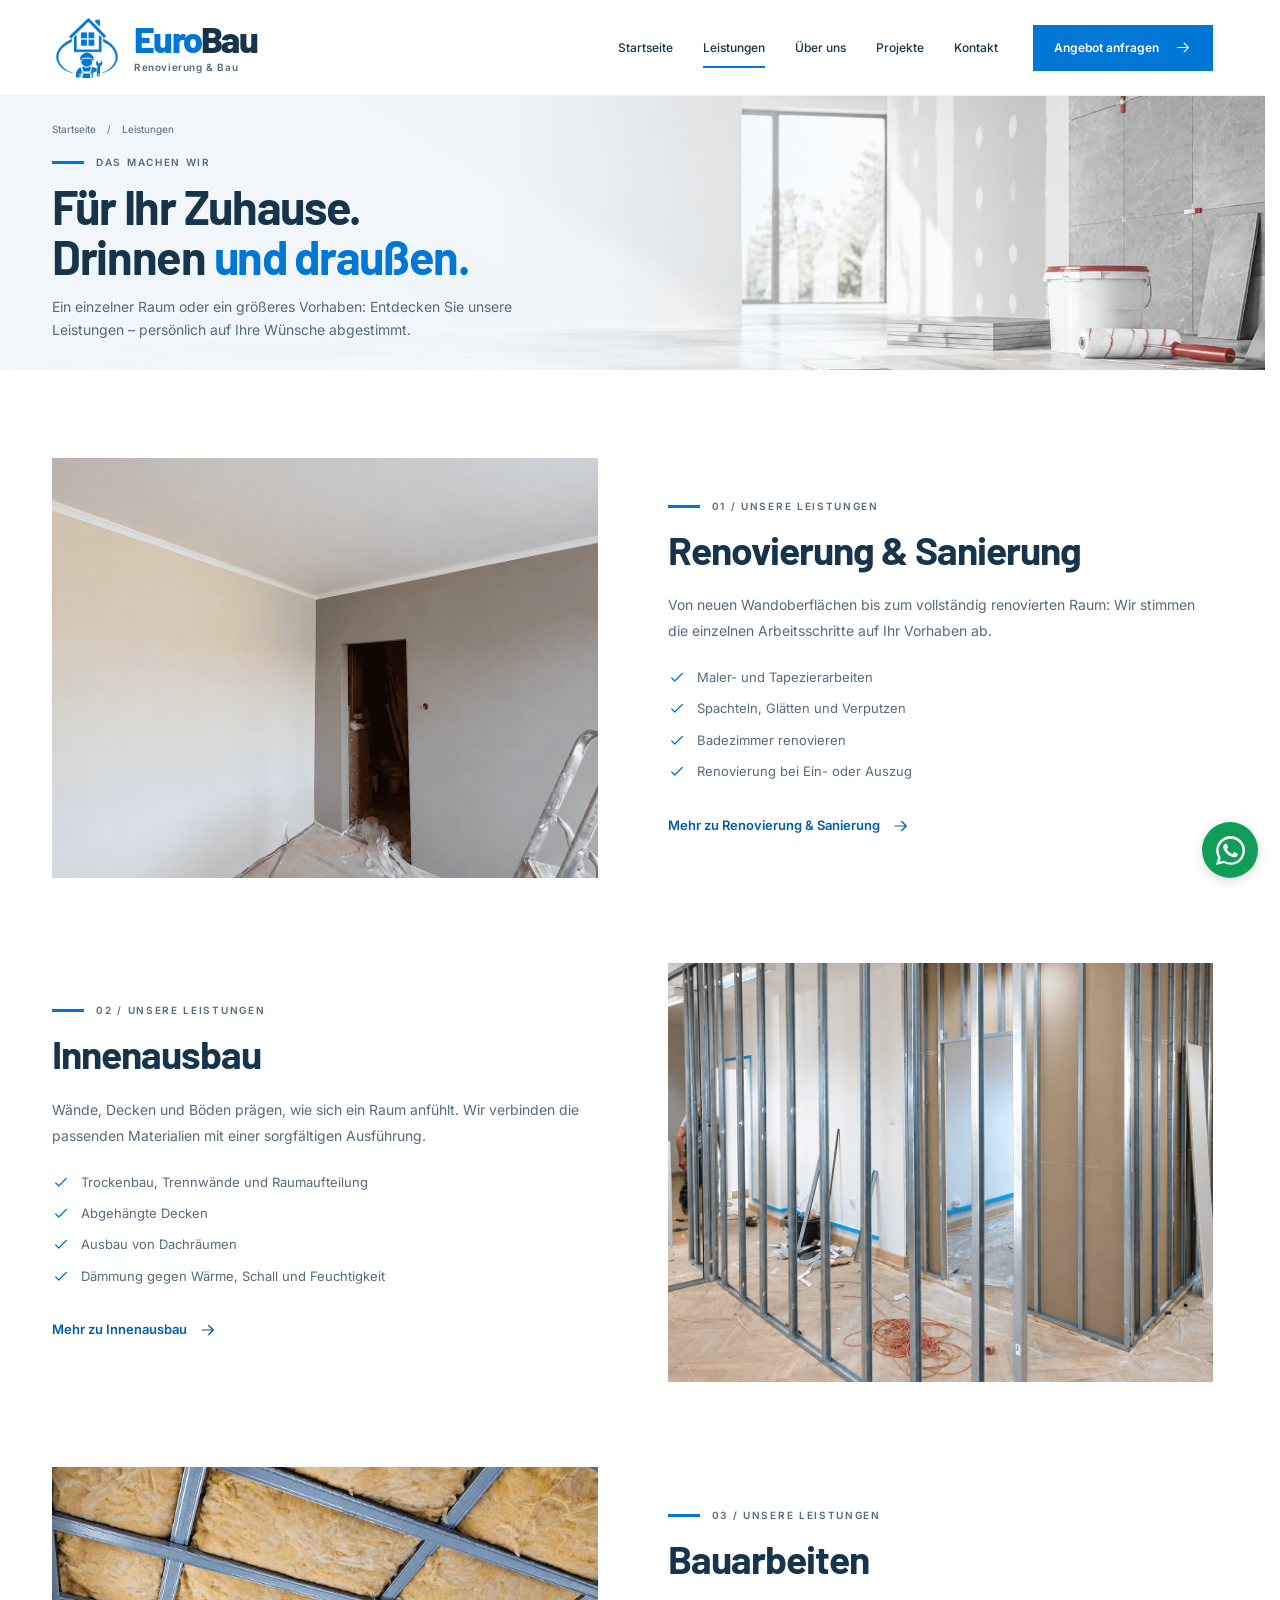
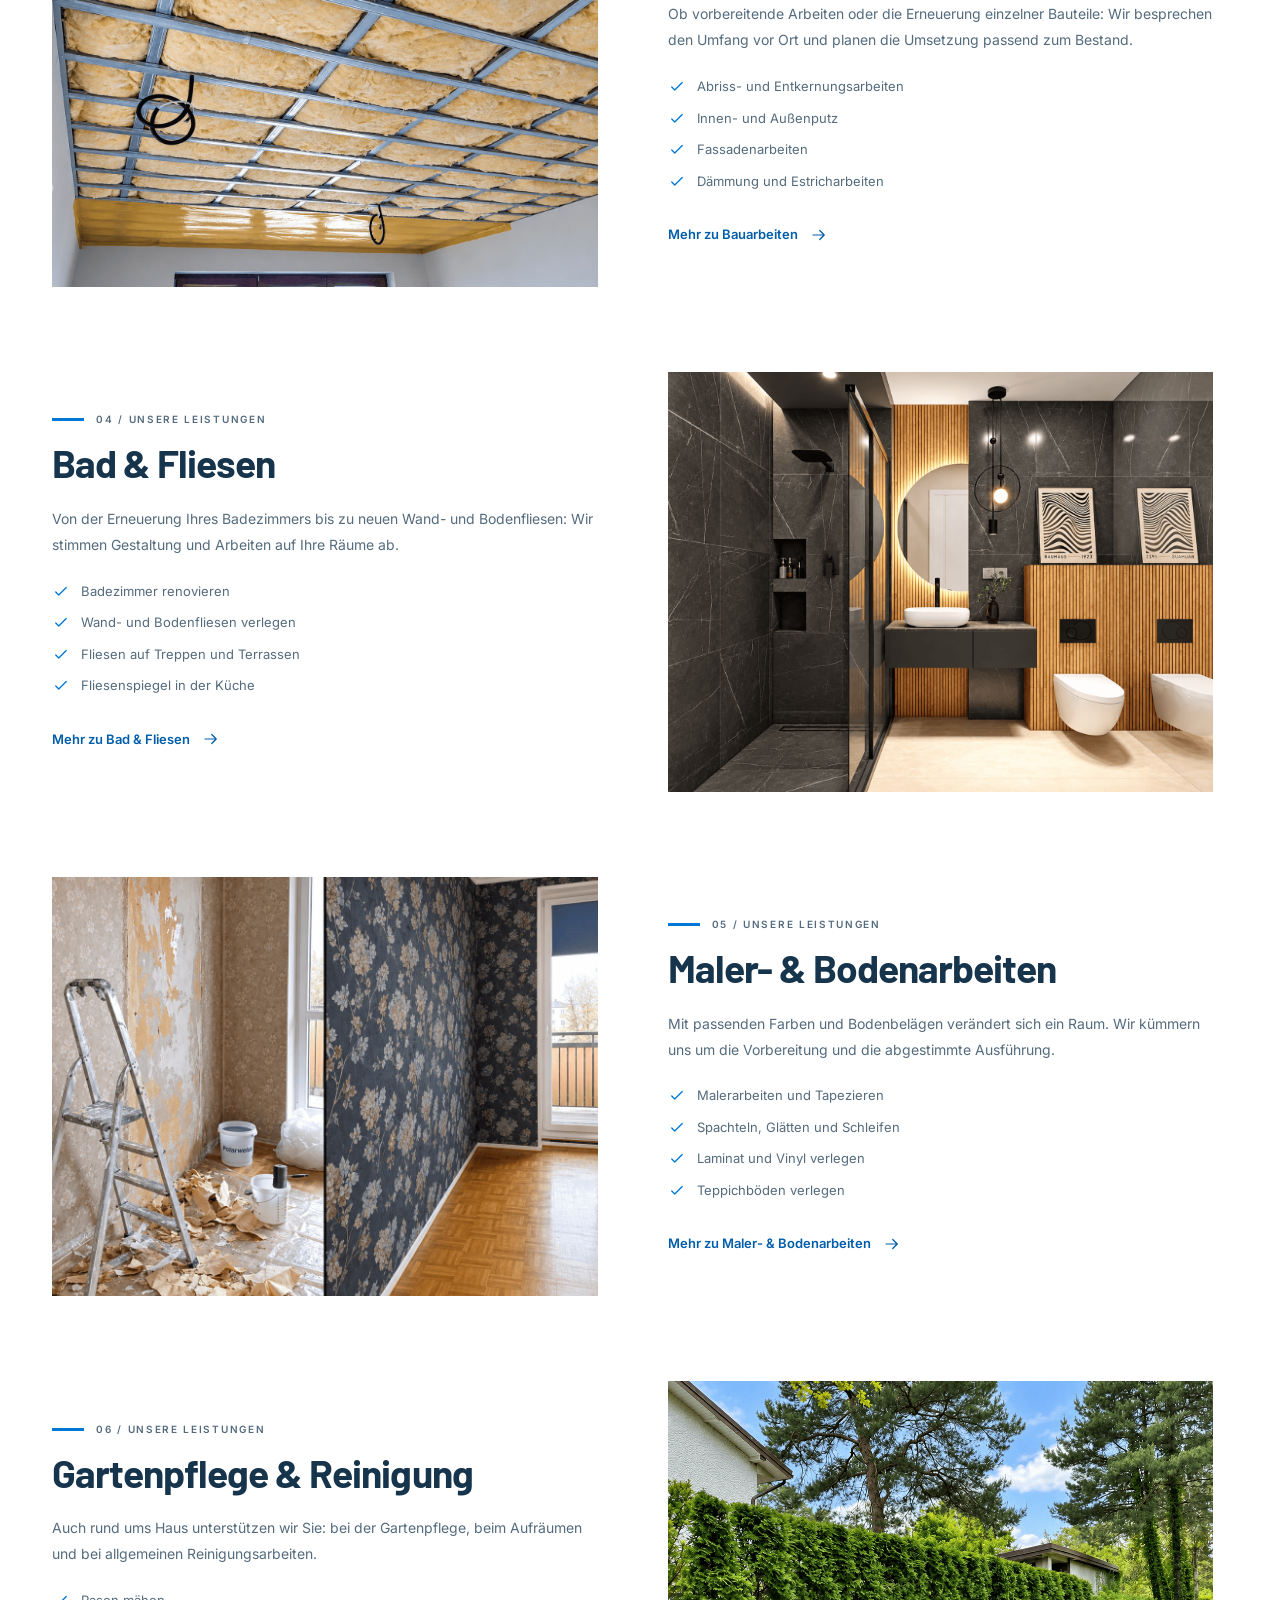
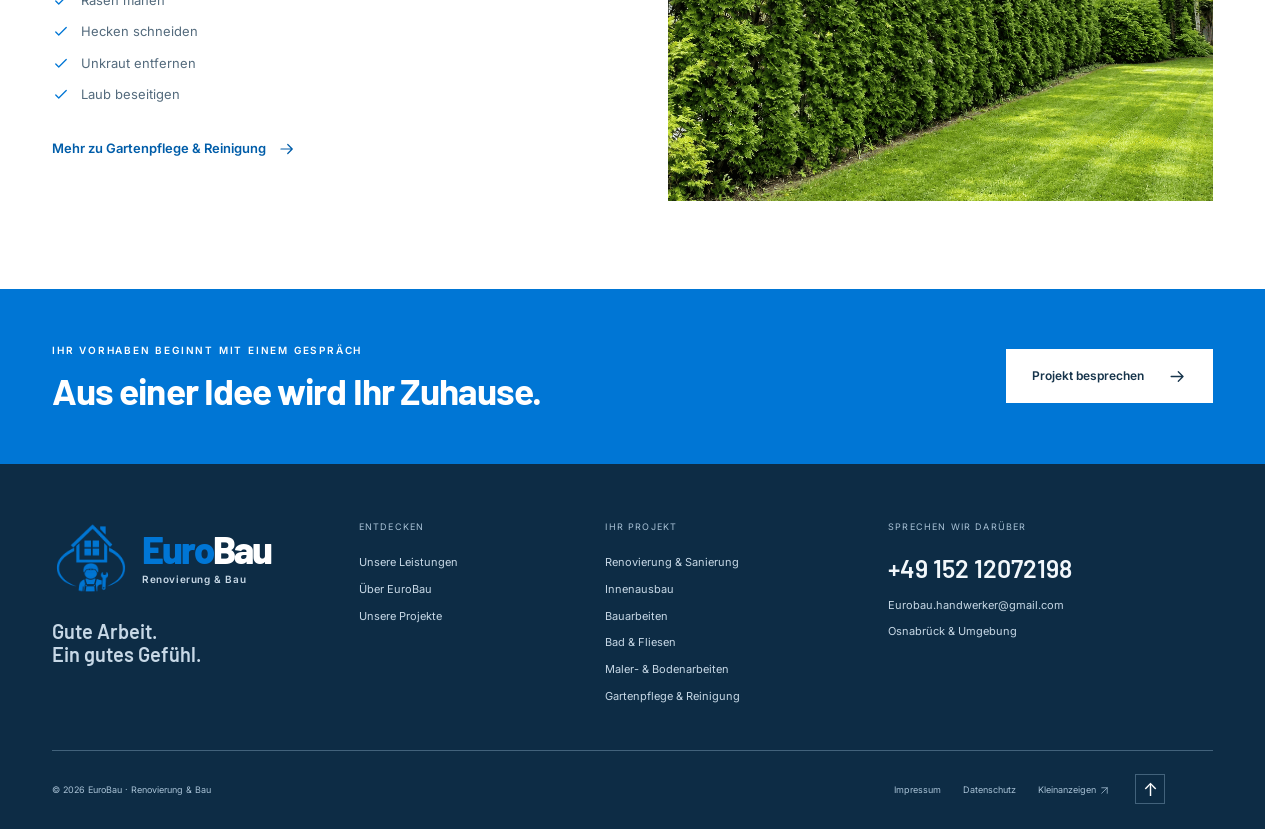
<file: leistungen.html>
<!doctype html><html lang="de"><head><meta charset="utf-8"><meta name="viewport" content="width=device-width,initial-scale=1"><title>Unsere Leistungen | EuroBau</title><meta name="description" content="Renovierung, Innenausbau, Bauarbeiten, Bad, Fliesen, Malerarbeiten, Bodenverlegung sowie Gartenpflege und Reinigung von EuroBau."><meta name="theme-color" content="#0076d5"><meta name="robots" content="noindex,nofollow"><link rel="canonical" href="https://eurobud-renovierung.drym1.chatgpt.site/leistungen.html"><meta property="og:title" content="Unsere Leistungen | EuroBau"><meta property="og:description" content="Renovierung, Innenausbau, Bauarbeiten, Bad, Fliesen, Malerarbeiten, Bodenverlegung sowie Gartenpflege und Reinigung von EuroBau."><meta property="og:type" content="website"><meta property="og:locale" content="de_DE"><meta property="og:image" content="https://eurobud-renovierung.drym1.chatgpt.site/assets/hero-leistungen.webp"><link rel="icon" href="assets/hausmeister-logo.png" type="image/png"><link rel="preload" href="assets/hausmeister-logo.png" as="image" type="image/png"><link rel="preload" href="assets/barlow-700.woff2" as="font" type="font/woff2" crossorigin><link rel="preload" href="assets/barlow-800.woff2" as="font" type="font/woff2" crossorigin><link rel="preload" href="assets/inter-500.woff2" as="font" type="font/woff2" crossorigin><link rel="preload" href="assets/inter-600.woff2" as="font" type="font/woff2" crossorigin><link rel="stylesheet" href="assets/fonts.css"><link rel="stylesheet" href="assets/style.css?v=20261025-mobile-menu-fixed"><link rel="stylesheet" href="assets/sections.css"><link rel="stylesheet" href="assets/motion.css"><link rel="stylesheet" href="assets/inner-hero-compact.css"><script src="assets/app.js" defer></script><script src="assets/motion.js" defer></script></head><body id="top"><a class="skip-link" href="#inhalt">Zum Inhalt springen</a>
    <header class="header"><div class="container header-inner">
    <a class="brand brand-signature" href="index.html" aria-label="EuroBau – zur Startseite"><img class="brand-logo" src="assets/hausmeister-logo.png" fetchpriority="high" decoding="sync" width="1254" height="1254" alt="" aria-hidden="true"><span class="brand-copy" aria-hidden="true"><span class="brand-name"><span class="brand-euro">Euro</span><span class="brand-bau">Bau</span></span><span class="brand-tagline">Renovierung &amp; Bau</span></span></a>
    <nav class="desktop-nav" aria-label="Hauptnavigation"><a href="index.html" >Startseite</a><a href="leistungen.html" aria-current="page">Leistungen</a><a href="ueber-uns.html" >Über uns</a><a href="projekte.html" >Projekte</a><a href="kontakt.html" >Kontakt</a></nav>
    <a class="button header-cta" href="kontakt.html">Angebot anfragen<svg class="icon " viewBox="0 0 24 24" fill="none" stroke="currentColor" stroke-width="1.65" stroke-linecap="round" stroke-linejoin="round" aria-hidden="true"><path d="M4 12h15m-6-6 6 6-6 6"/></svg></a>
    <button class="menu-toggle" type="button" aria-expanded="false" aria-controls="mobile-nav" aria-label="Menü öffnen"><span></span><span></span></button>
    </div><nav id="mobile-nav" class="mobile-nav" aria-label="Mobile Navigation" hidden><div class="container"><a href="index.html" >Startseite</a><a href="leistungen.html" aria-current="page">Leistungen</a><a href="ueber-uns.html" >Über uns</a><a href="projekte.html" >Projekte</a><a href="kontakt.html" >Kontakt</a><a class="button " href="kontakt.html">Projekt besprechen<svg class="icon " viewBox="0 0 24 24" fill="none" stroke="currentColor" stroke-width="1.65" stroke-linecap="round" stroke-linejoin="round" aria-hidden="true"><path d="M4 12h15m-6-6 6 6-6 6"/></svg></a>
    <a class="mobile-phone" href="tel:+4915212072198"><svg class="icon " viewBox="0 0 24 24" fill="none" stroke="currentColor" stroke-width="1.65" stroke-linecap="round" stroke-linejoin="round" aria-hidden="true"><path d="m8 3 3 5-3 3c1.4 2.9 2.8 4.3 5.8 5.8l3-3 4.2 3c.8.6.9 1.4.5 2.3-1.6 3.6-6.6 3.2-11.7-.3C4.5 15.2 1 8.8 3.7 4.1 4.5 2.6 6.8 2.2 8 3Z"/></svg>+49 152 12072198</a></div></nav></header><main id="inhalt"><section class="services-intro services-intro-compact"><img class="services-intro-image" src="assets/hero-leistungen.webp" alt="Moderner heller Raum im Umbau und Innenausbau" width="2000" height="1333" fetchpriority="high"><div class="container"><div class="breadcrumb"><a href="index.html">Startseite</a><span>/</span><span>Leistungen</span></div><div class="services-intro-copy"><p class="eyebrow">Das machen wir</p><h1>Für Ihr Zuhause.<br>Drinnen <span>und draußen.</span></h1><p>Ein einzelner Raum oder ein größeres Vorhaben: Entdecken Sie unsere Leistungen – persönlich auf Ihre Wünsche abgestimmt.</p></div></div></section><section class="section services-overview"><div class="container service-rows"><article class="service-row" id="renovierung"><a class="service-row-photo" href="renovierung.html" tabindex="-1" aria-hidden="true"><img src="assets/projekte-neu/renovierung.png" width="960" height="740" loading="lazy" decoding="async" alt="Ein Wohnraum während der Renovierung"></a><div class="service-row-copy"><p class="eyebrow">01 / Unsere Leistungen</p><h2>Renovierung & Sanierung</h2><p>Von neuen Wandoberflächen bis zum vollständig renovierten Raum: Wir stimmen die einzelnen Arbeitsschritte auf Ihr Vorhaben ab.</p><ul class="check-list"><li><svg class="icon " viewBox="0 0 24 24" fill="none" stroke="currentColor" stroke-width="1.65" stroke-linecap="round" stroke-linejoin="round" aria-hidden="true"><path d="m5 12 4 4L19 6"/></svg><span>Maler- und Tapezierarbeiten</span></li><li><svg class="icon " viewBox="0 0 24 24" fill="none" stroke="currentColor" stroke-width="1.65" stroke-linecap="round" stroke-linejoin="round" aria-hidden="true"><path d="m5 12 4 4L19 6"/></svg><span>Spachteln, Glätten und Verputzen</span></li><li><svg class="icon " viewBox="0 0 24 24" fill="none" stroke="currentColor" stroke-width="1.65" stroke-linecap="round" stroke-linejoin="round" aria-hidden="true"><path d="m5 12 4 4L19 6"/></svg><span>Badezimmer renovieren</span></li><li><svg class="icon " viewBox="0 0 24 24" fill="none" stroke="currentColor" stroke-width="1.65" stroke-linecap="round" stroke-linejoin="round" aria-hidden="true"><path d="m5 12 4 4L19 6"/></svg><span>Renovierung bei Ein- oder Auszug</span></li></ul><a class="text-link" href="renovierung.html">Mehr zu Renovierung & Sanierung<svg class="icon " viewBox="0 0 24 24" fill="none" stroke="currentColor" stroke-width="1.65" stroke-linecap="round" stroke-linejoin="round" aria-hidden="true"><path d="M4 12h15m-6-6 6 6-6 6"/></svg></a></div></article><article class="service-row" id="innenausbau"><a class="service-row-photo" href="innenausbau.html" tabindex="-1" aria-hidden="true"><img src="assets/projekte-neu/trennwaende.png" width="960" height="740" loading="lazy" decoding="async" alt="Neue Trockenbauwände für eine veränderte Raumaufteilung"></a><div class="service-row-copy"><p class="eyebrow">02 / Unsere Leistungen</p><h2>Innenausbau</h2><p>Wände, Decken und Böden prägen, wie sich ein Raum anfühlt. Wir verbinden die passenden Materialien mit einer sorgfältigen Ausführung.</p><ul class="check-list"><li><svg class="icon " viewBox="0 0 24 24" fill="none" stroke="currentColor" stroke-width="1.65" stroke-linecap="round" stroke-linejoin="round" aria-hidden="true"><path d="m5 12 4 4L19 6"/></svg><span>Trockenbau, Trennwände und Raumaufteilung</span></li><li><svg class="icon " viewBox="0 0 24 24" fill="none" stroke="currentColor" stroke-width="1.65" stroke-linecap="round" stroke-linejoin="round" aria-hidden="true"><path d="m5 12 4 4L19 6"/></svg><span>Abgehängte Decken</span></li><li><svg class="icon " viewBox="0 0 24 24" fill="none" stroke="currentColor" stroke-width="1.65" stroke-linecap="round" stroke-linejoin="round" aria-hidden="true"><path d="m5 12 4 4L19 6"/></svg><span>Ausbau von Dachräumen</span></li><li><svg class="icon " viewBox="0 0 24 24" fill="none" stroke="currentColor" stroke-width="1.65" stroke-linecap="round" stroke-linejoin="round" aria-hidden="true"><path d="m5 12 4 4L19 6"/></svg><span>Dämmung gegen Wärme, Schall und Feuchtigkeit</span></li></ul><a class="text-link" href="innenausbau.html">Mehr zu Innenausbau<svg class="icon " viewBox="0 0 24 24" fill="none" stroke="currentColor" stroke-width="1.65" stroke-linecap="round" stroke-linejoin="round" aria-hidden="true"><path d="M4 12h15m-6-6 6 6-6 6"/></svg></a></div></article><article class="service-row" id="bauarbeiten"><a class="service-row-photo" href="bauarbeiten.html" tabindex="-1" aria-hidden="true"><img src="assets/projekte-neu/deckendaemmung.png" width="960" height="740" loading="lazy" decoding="async" alt="Dämmung und Unterkonstruktion einer Decke"></a><div class="service-row-copy"><p class="eyebrow">03 / Unsere Leistungen</p><h2>Bauarbeiten</h2><p>Ob vorbereitende Arbeiten oder die Erneuerung einzelner Bauteile: Wir besprechen den Umfang vor Ort und planen die Umsetzung passend zum Bestand.</p><ul class="check-list"><li><svg class="icon " viewBox="0 0 24 24" fill="none" stroke="currentColor" stroke-width="1.65" stroke-linecap="round" stroke-linejoin="round" aria-hidden="true"><path d="m5 12 4 4L19 6"/></svg><span>Abriss- und Entkernungsarbeiten</span></li><li><svg class="icon " viewBox="0 0 24 24" fill="none" stroke="currentColor" stroke-width="1.65" stroke-linecap="round" stroke-linejoin="round" aria-hidden="true"><path d="m5 12 4 4L19 6"/></svg><span>Innen- und Außenputz</span></li><li><svg class="icon " viewBox="0 0 24 24" fill="none" stroke="currentColor" stroke-width="1.65" stroke-linecap="round" stroke-linejoin="round" aria-hidden="true"><path d="m5 12 4 4L19 6"/></svg><span>Fassadenarbeiten</span></li><li><svg class="icon " viewBox="0 0 24 24" fill="none" stroke="currentColor" stroke-width="1.65" stroke-linecap="round" stroke-linejoin="round" aria-hidden="true"><path d="m5 12 4 4L19 6"/></svg><span>Dämmung und Estricharbeiten</span></li></ul><a class="text-link" href="bauarbeiten.html">Mehr zu Bauarbeiten<svg class="icon " viewBox="0 0 24 24" fill="none" stroke="currentColor" stroke-width="1.65" stroke-linecap="round" stroke-linejoin="round" aria-hidden="true"><path d="M4 12h15m-6-6 6 6-6 6"/></svg></a></div></article><article class="service-row" id="bad-fliesen"><a class="service-row-photo" href="bad-fliesen.html" tabindex="-1" aria-hidden="true"><img src="assets/projekte-neu/bad-holz.png" width="960" height="740" loading="lazy" decoding="async" alt="Modernes Badezimmer mit dunklen Fliesen und Holzdetails"></a><div class="service-row-copy"><p class="eyebrow">04 / Unsere Leistungen</p><h2>Bad & Fliesen</h2><p>Von der Erneuerung Ihres Badezimmers bis zu neuen Wand- und Bodenfliesen: Wir stimmen Gestaltung und Arbeiten auf Ihre Räume ab.</p><ul class="check-list"><li><svg class="icon " viewBox="0 0 24 24" fill="none" stroke="currentColor" stroke-width="1.65" stroke-linecap="round" stroke-linejoin="round" aria-hidden="true"><path d="m5 12 4 4L19 6"/></svg><span>Badezimmer renovieren</span></li><li><svg class="icon " viewBox="0 0 24 24" fill="none" stroke="currentColor" stroke-width="1.65" stroke-linecap="round" stroke-linejoin="round" aria-hidden="true"><path d="m5 12 4 4L19 6"/></svg><span>Wand- und Bodenfliesen verlegen</span></li><li><svg class="icon " viewBox="0 0 24 24" fill="none" stroke="currentColor" stroke-width="1.65" stroke-linecap="round" stroke-linejoin="round" aria-hidden="true"><path d="m5 12 4 4L19 6"/></svg><span>Fliesen auf Treppen und Terrassen</span></li><li><svg class="icon " viewBox="0 0 24 24" fill="none" stroke="currentColor" stroke-width="1.65" stroke-linecap="round" stroke-linejoin="round" aria-hidden="true"><path d="m5 12 4 4L19 6"/></svg><span>Fliesenspiegel in der Küche</span></li></ul><a class="text-link" href="bad-fliesen.html">Mehr zu Bad & Fliesen<svg class="icon " viewBox="0 0 24 24" fill="none" stroke="currentColor" stroke-width="1.65" stroke-linecap="round" stroke-linejoin="round" aria-hidden="true"><path d="M4 12h15m-6-6 6 6-6 6"/></svg></a></div></article><article class="service-row" id="maler-boden"><a class="service-row-photo" href="maler-boden.html" tabindex="-1" aria-hidden="true"><img src="assets/projekte-neu/waende-vergleich.png" width="1448" height="1086" loading="lazy" decoding="async" alt="Heller renovierter Essbereich mit neuen Wandoberflächen und Holzboden"></a><div class="service-row-copy"><p class="eyebrow">05 / Unsere Leistungen</p><h2>Maler- & Bodenarbeiten</h2><p>Mit passenden Farben und Bodenbelägen verändert sich ein Raum. Wir kümmern uns um die Vorbereitung und die abgestimmte Ausführung.</p><ul class="check-list"><li><svg class="icon " viewBox="0 0 24 24" fill="none" stroke="currentColor" stroke-width="1.65" stroke-linecap="round" stroke-linejoin="round" aria-hidden="true"><path d="m5 12 4 4L19 6"/></svg><span>Malerarbeiten und Tapezieren</span></li><li><svg class="icon " viewBox="0 0 24 24" fill="none" stroke="currentColor" stroke-width="1.65" stroke-linecap="round" stroke-linejoin="round" aria-hidden="true"><path d="m5 12 4 4L19 6"/></svg><span>Spachteln, Glätten und Schleifen</span></li><li><svg class="icon " viewBox="0 0 24 24" fill="none" stroke="currentColor" stroke-width="1.65" stroke-linecap="round" stroke-linejoin="round" aria-hidden="true"><path d="m5 12 4 4L19 6"/></svg><span>Laminat und Vinyl verlegen</span></li><li><svg class="icon " viewBox="0 0 24 24" fill="none" stroke="currentColor" stroke-width="1.65" stroke-linecap="round" stroke-linejoin="round" aria-hidden="true"><path d="m5 12 4 4L19 6"/></svg><span>Teppichböden verlegen</span></li></ul><a class="text-link" href="maler-boden.html">Mehr zu Maler- & Bodenarbeiten<svg class="icon " viewBox="0 0 24 24" fill="none" stroke="currentColor" stroke-width="1.65" stroke-linecap="round" stroke-linejoin="round" aria-hidden="true"><path d="M4 12h15m-6-6 6 6-6 6"/></svg></a></div></article><article class="service-row" id="gartenpflege"><a class="service-row-photo" href="gartenpflege.html" tabindex="-1" aria-hidden="true"><img src="assets/projekte-neu/garten-rasen.png" width="960" height="740" loading="lazy" decoding="async" alt="Gepflegter Rasen und geschnittene Hecke"></a><div class="service-row-copy"><p class="eyebrow">06 / Unsere Leistungen</p><h2>Gartenpflege & Reinigung</h2><p>Auch rund ums Haus unterstützen wir Sie: bei der Gartenpflege, beim Aufräumen und bei allgemeinen Reinigungsarbeiten.</p><ul class="check-list"><li><svg class="icon " viewBox="0 0 24 24" fill="none" stroke="currentColor" stroke-width="1.65" stroke-linecap="round" stroke-linejoin="round" aria-hidden="true"><path d="m5 12 4 4L19 6"/></svg><span>Rasen mähen</span></li><li><svg class="icon " viewBox="0 0 24 24" fill="none" stroke="currentColor" stroke-width="1.65" stroke-linecap="round" stroke-linejoin="round" aria-hidden="true"><path d="m5 12 4 4L19 6"/></svg><span>Hecken schneiden</span></li><li><svg class="icon " viewBox="0 0 24 24" fill="none" stroke="currentColor" stroke-width="1.65" stroke-linecap="round" stroke-linejoin="round" aria-hidden="true"><path d="m5 12 4 4L19 6"/></svg><span>Unkraut entfernen</span></li><li><svg class="icon " viewBox="0 0 24 24" fill="none" stroke="currentColor" stroke-width="1.65" stroke-linecap="round" stroke-linejoin="round" aria-hidden="true"><path d="m5 12 4 4L19 6"/></svg><span>Laub beseitigen</span></li></ul><a class="text-link" href="gartenpflege.html">Mehr zu Gartenpflege & Reinigung<svg class="icon " viewBox="0 0 24 24" fill="none" stroke="currentColor" stroke-width="1.65" stroke-linecap="round" stroke-linejoin="round" aria-hidden="true"><path d="M4 12h15m-6-6 6 6-6 6"/></svg></a></div></article></div></section><section class="cta-section"><div class="container cta-inner"><div><p class="eyebrow">Ihr Vorhaben beginnt mit einem Gespräch</p><h2>Aus einer Idee wird Ihr Zuhause.</h2></div><a class="button button-white" href="kontakt.html">Projekt besprechen<svg class="icon " viewBox="0 0 24 24" fill="none" stroke="currentColor" stroke-width="1.65" stroke-linecap="round" stroke-linejoin="round" aria-hidden="true"><path d="M4 12h15m-6-6 6 6-6 6"/></svg></a></div></section></main><footer class="footer"><div class="container footer-top"><div class="footer-brand"><a class="brand-signature" href="index.html" aria-label="EuroBau Startseite"><img class="brand-logo" src="assets/hausmeister-logo.png" width="1254" height="1254" alt="" aria-hidden="true"><span class="brand-copy" aria-hidden="true"><span class="brand-name"><span class="brand-euro">Euro</span><span class="brand-bau">Bau</span></span><span class="brand-tagline">Renovierung &amp; Bau</span></span></a><p>Gute Arbeit.<br>Ein gutes Gefühl.</p></div>
    <div><span class="footer-label">Entdecken</span><a href="leistungen.html">Unsere Leistungen</a><a href="ueber-uns.html">Über EuroBau</a><a href="projekte.html">Unsere Projekte</a></div>
    <div><span class="footer-label">Ihr Projekt</span><a href="renovierung.html">Renovierung & Sanierung</a><a href="innenausbau.html">Innenausbau</a><a href="bauarbeiten.html">Bauarbeiten</a><a href="bad-fliesen.html">Bad & Fliesen</a><a href="maler-boden.html">Maler- & Bodenarbeiten</a><a href="gartenpflege.html">Gartenpflege & Reinigung</a></div>
    <div><span class="footer-label">Sprechen wir darüber</span><a class="footer-phone" href="tel:+4915212072198">+49 152 12072198</a><a href="mailto:Eurobau.handwerker@gmail.com">Eurobau.handwerker@gmail.com</a><span>Osnabrück & Umgebung</span></div></div>
    <div class="container footer-bottom"><span>© 2026 EuroBau · Renovierung & Bau</span><div><a href="impressum.html">Impressum</a><a href="datenschutz.html">Datenschutz</a><a href="https://www.kleinanzeigen.de/pro/Euro-bud" target="_blank" rel="noopener noreferrer">Kleinanzeigen <svg class="icon " viewBox="0 0 24 24" fill="none" stroke="currentColor" stroke-width="1.65" stroke-linecap="round" stroke-linejoin="round" aria-hidden="true"><path d="M6 18 18 6M6 6h12v12"/></svg></a></div><a class="back-top" href="#top" aria-label="Nach oben">↑</a></div></footer><a class="whatsapp-float" href="https://wa.me/4917640713493" target="_blank" rel="noopener noreferrer" aria-label="EuroBau über WhatsApp kontaktieren"><span class="whatsapp-tooltip" aria-hidden="true">WhatsApp</span><img class="whatsapp-icon-image" src="assets/whatsapp-icon.svg" width="32" height="32" alt=""></a></body></html>
</file>
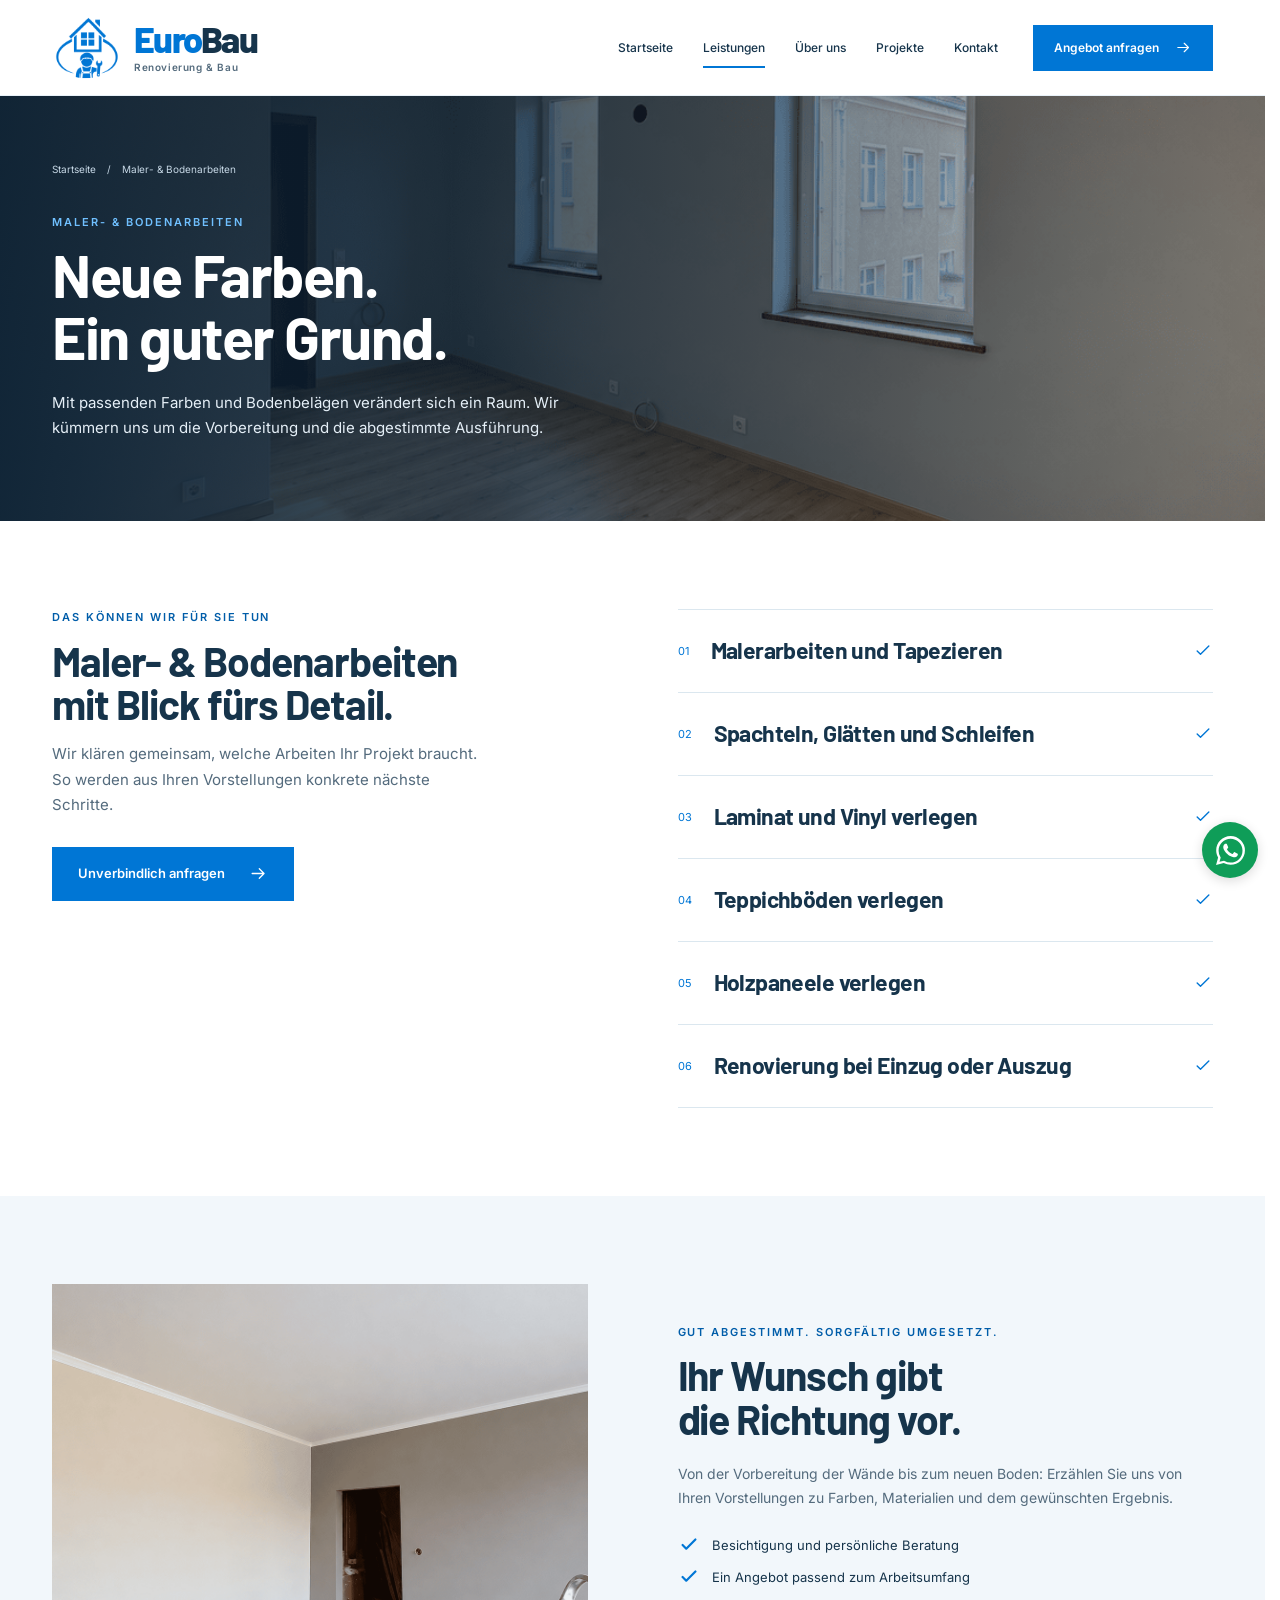
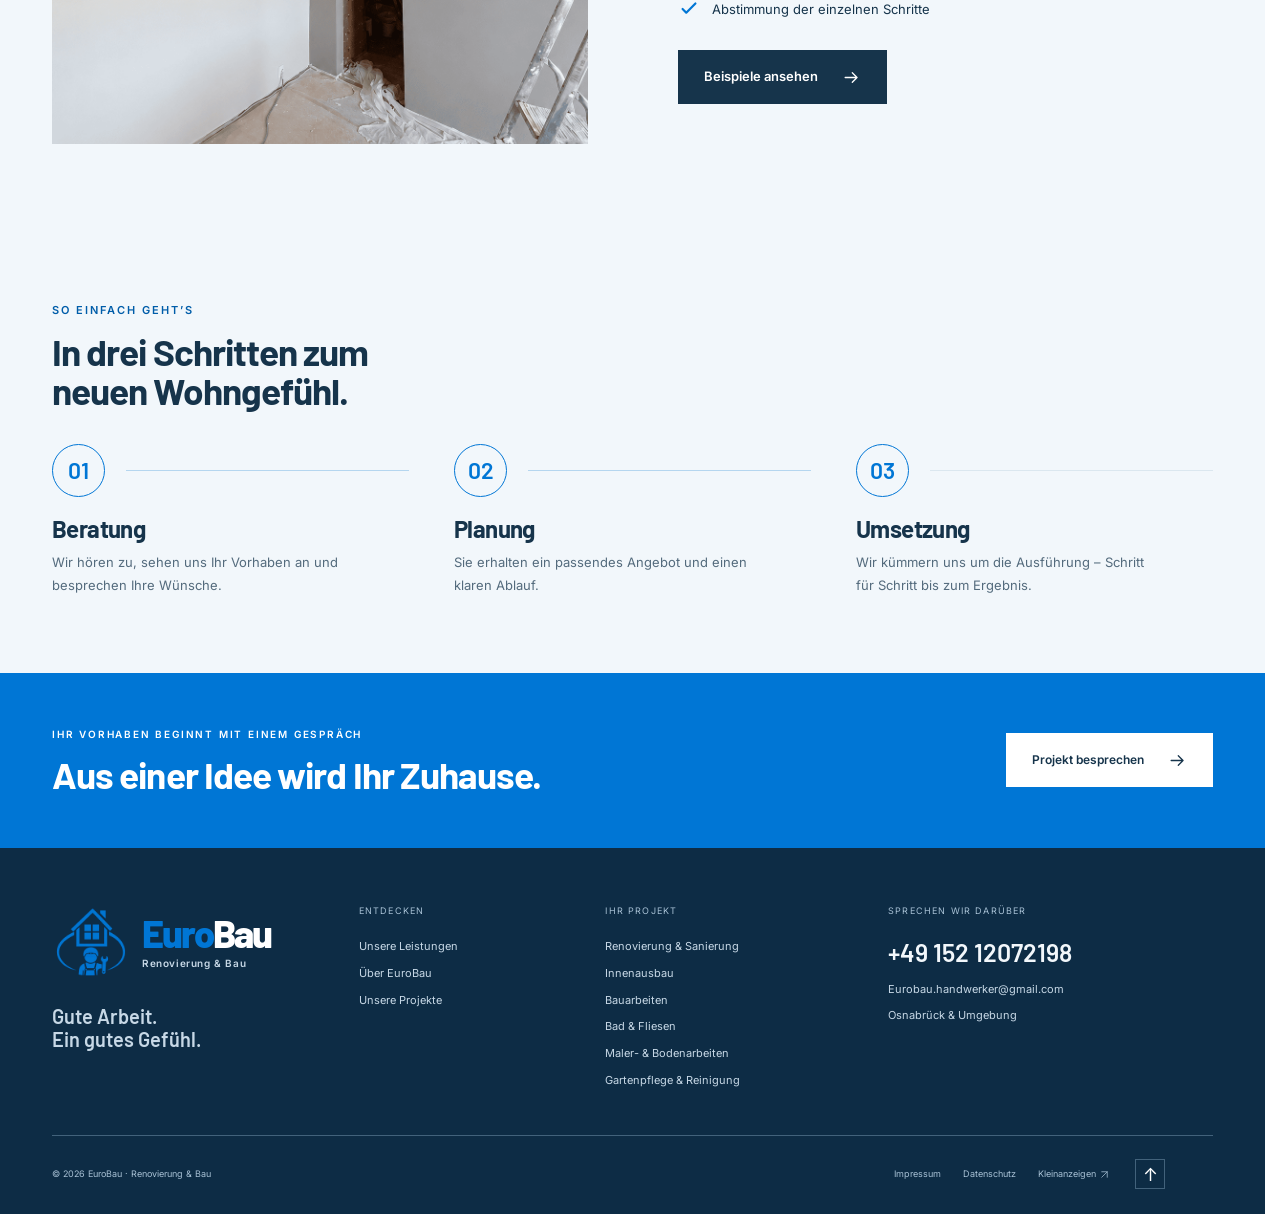
<file: maler-boden.html>
<!doctype html><html lang="de"><head><meta charset="utf-8"><meta name="viewport" content="width=device-width,initial-scale=1"><title>Maler- &amp; Bodenarbeiten in Osnabrück | EuroBau</title><meta name="description" content="Mit passenden Farben und Bodenbelägen verändert sich ein Raum. Wir kümmern uns um die Vorbereitung und die abgestimmte Ausführung."><meta name="theme-color" content="#0076d5"><meta name="robots" content="noindex,nofollow"><link rel="canonical" href="https://eurobud-renovierung.drym1.chatgpt.site/maler-boden.html"><meta property="og:title" content="Maler- &amp; Bodenarbeiten in Osnabrück | EuroBau"><meta property="og:description" content="Mit passenden Farben und Bodenbelägen verändert sich ein Raum. Wir kümmern uns um die Vorbereitung und die abgestimmte Ausführung."><meta property="og:type" content="website"><meta property="og:locale" content="de_DE"><meta property="og:image" content="https://eurobud-renovierung.drym1.chatgpt.site/assets/projekte-neu/wohnen-essen.png"><link rel="icon" href="assets/hausmeister-logo.png" type="image/png"><link rel="preload" href="assets/hausmeister-logo.png" as="image" type="image/png"><link rel="preload" href="assets/barlow-700.woff2" as="font" type="font/woff2" crossorigin><link rel="preload" href="assets/barlow-800.woff2" as="font" type="font/woff2" crossorigin><link rel="preload" href="assets/inter-500.woff2" as="font" type="font/woff2" crossorigin><link rel="preload" href="assets/inter-600.woff2" as="font" type="font/woff2" crossorigin><link rel="stylesheet" href="assets/fonts.css"><link rel="stylesheet" href="assets/style.css?v=20261025-mobile-menu-fixed"><link rel="stylesheet" href="assets/sections.css"><link rel="stylesheet" href="assets/motion.css"><script src="assets/app.js" defer></script><script src="assets/motion.js" defer></script></head><body id="top"><a class="skip-link" href="#inhalt">Zum Inhalt springen</a>
    <header class="header"><div class="container header-inner">
    <a class="brand brand-signature" href="index.html" aria-label="EuroBau – zur Startseite"><img class="brand-logo" src="assets/hausmeister-logo.png" fetchpriority="high" decoding="sync" width="1254" height="1254" alt="" aria-hidden="true"><span class="brand-copy" aria-hidden="true"><span class="brand-name"><span class="brand-euro">Euro</span><span class="brand-bau">Bau</span></span><span class="brand-tagline">Renovierung &amp; Bau</span></span></a>
    <nav class="desktop-nav" aria-label="Hauptnavigation"><a href="index.html" >Startseite</a><a href="leistungen.html" aria-current="page">Leistungen</a><a href="ueber-uns.html" >Über uns</a><a href="projekte.html" >Projekte</a><a href="kontakt.html" >Kontakt</a></nav>
    <a class="button header-cta" href="kontakt.html">Angebot anfragen<svg class="icon " viewBox="0 0 24 24" fill="none" stroke="currentColor" stroke-width="1.65" stroke-linecap="round" stroke-linejoin="round" aria-hidden="true"><path d="M4 12h15m-6-6 6 6-6 6"/></svg></a>
    <button class="menu-toggle" type="button" aria-expanded="false" aria-controls="mobile-nav" aria-label="Menü öffnen"><span></span><span></span></button>
    </div><nav id="mobile-nav" class="mobile-nav" aria-label="Mobile Navigation" hidden><div class="container"><a href="index.html" >Startseite</a><a href="leistungen.html" aria-current="page">Leistungen</a><a href="ueber-uns.html" >Über uns</a><a href="projekte.html" >Projekte</a><a href="kontakt.html" >Kontakt</a><a class="button " href="kontakt.html">Projekt besprechen<svg class="icon " viewBox="0 0 24 24" fill="none" stroke="currentColor" stroke-width="1.65" stroke-linecap="round" stroke-linejoin="round" aria-hidden="true"><path d="M4 12h15m-6-6 6 6-6 6"/></svg></a>
    <a class="mobile-phone" href="tel:+4915212072198"><svg class="icon " viewBox="0 0 24 24" fill="none" stroke="currentColor" stroke-width="1.65" stroke-linecap="round" stroke-linejoin="round" aria-hidden="true"><path d="m8 3 3 5-3 3c1.4 2.9 2.8 4.3 5.8 5.8l3-3 4.2 3c.8.6.9 1.4.5 2.3-1.6 3.6-6.6 3.2-11.7-.3C4.5 15.2 1 8.8 3.7 4.1 4.5 2.6 6.8 2.2 8 3Z"/></svg>+49 152 12072198</a></div></nav></header><main id="inhalt"><section class="subhero "><div class="subhero-image"><img src="assets/projekte-neu/wohnraum.png" alt="Wohnraum mit Holzoptikboden und neu gestalteten Wänden" fetchpriority="high" width="1600" height="1000"></div><div class="container"><div class="subhero-copy"><div class="breadcrumb"><a href="index.html">Startseite</a><span>/</span><span>Maler- & Bodenarbeiten</span></div><p class="eyebrow">Maler- & Bodenarbeiten</p><h1>Neue Farben.<br>Ein guter Grund.</h1><p>Mit passenden Farben und Bodenbelägen verändert sich ein Raum. Wir kümmern uns um die Vorbereitung und die abgestimmte Ausführung.</p></div></div></section><section class="section"><div class="container detail-grid"><div data-reveal><p class="eyebrow">Das können wir für Sie tun</p><h2>Maler- & Bodenarbeiten<br>mit Blick fürs Detail.</h2><p class="section-intro">Wir klären gemeinsam, welche Arbeiten Ihr Projekt braucht. So werden aus Ihren Vorstellungen konkrete nächste Schritte.</p><a class="button " href="kontakt.html?leistung=maler-boden">Unverbindlich anfragen<svg class="icon " viewBox="0 0 24 24" fill="none" stroke="currentColor" stroke-width="1.65" stroke-linecap="round" stroke-linejoin="round" aria-hidden="true"><path d="M4 12h15m-6-6 6 6-6 6"/></svg></a></div><div class="service-list"><div><span>01</span><h3>Malerarbeiten und Tapezieren</h3><svg class="icon " viewBox="0 0 24 24" fill="none" stroke="currentColor" stroke-width="1.65" stroke-linecap="round" stroke-linejoin="round" aria-hidden="true"><path d="m5 12 4 4L19 6"/></svg></div><div><span>02</span><h3>Spachteln, Glätten und Schleifen</h3><svg class="icon " viewBox="0 0 24 24" fill="none" stroke="currentColor" stroke-width="1.65" stroke-linecap="round" stroke-linejoin="round" aria-hidden="true"><path d="m5 12 4 4L19 6"/></svg></div><div><span>03</span><h3>Laminat und Vinyl verlegen</h3><svg class="icon " viewBox="0 0 24 24" fill="none" stroke="currentColor" stroke-width="1.65" stroke-linecap="round" stroke-linejoin="round" aria-hidden="true"><path d="m5 12 4 4L19 6"/></svg></div><div><span>04</span><h3>Teppichböden verlegen</h3><svg class="icon " viewBox="0 0 24 24" fill="none" stroke="currentColor" stroke-width="1.65" stroke-linecap="round" stroke-linejoin="round" aria-hidden="true"><path d="m5 12 4 4L19 6"/></svg></div><div><span>05</span><h3>Holzpaneele verlegen</h3><svg class="icon " viewBox="0 0 24 24" fill="none" stroke="currentColor" stroke-width="1.65" stroke-linecap="round" stroke-linejoin="round" aria-hidden="true"><path d="m5 12 4 4L19 6"/></svg></div><div><span>06</span><h3>Renovierung bei Einzug oder Auszug</h3><svg class="icon " viewBox="0 0 24 24" fill="none" stroke="currentColor" stroke-width="1.65" stroke-linecap="round" stroke-linejoin="round" aria-hidden="true"><path d="m5 12 4 4L19 6"/></svg></div></div></div></section><section class="section soft-section"><div class="container detail-grid photo-detail"><img src="assets/projekte-neu/renovierung.png" width="960" height="700" loading="lazy" alt="Arbeitsbeispiel von EuroBau"><div><p class="eyebrow">Gut abgestimmt. Sorgfältig umgesetzt.</p><h2>Ihr Wunsch gibt<br>die Richtung vor.</h2><p>Von der Vorbereitung der Wände bis zum neuen Boden: Erzählen Sie uns von Ihren Vorstellungen zu Farben, Materialien und dem gewünschten Ergebnis.</p><ul class="check-list"><li><svg class="icon " viewBox="0 0 24 24" fill="none" stroke="currentColor" stroke-width="1.65" stroke-linecap="round" stroke-linejoin="round" aria-hidden="true"><path d="m5 12 4 4L19 6"/></svg>Besichtigung und persönliche Beratung</li><li><svg class="icon " viewBox="0 0 24 24" fill="none" stroke="currentColor" stroke-width="1.65" stroke-linecap="round" stroke-linejoin="round" aria-hidden="true"><path d="m5 12 4 4L19 6"/></svg>Ein Angebot passend zum Arbeitsumfang</li><li><svg class="icon " viewBox="0 0 24 24" fill="none" stroke="currentColor" stroke-width="1.65" stroke-linecap="round" stroke-linejoin="round" aria-hidden="true"><path d="m5 12 4 4L19 6"/></svg>Abstimmung der einzelnen Schritte</li></ul><a class="button button-dark" href="projekte.html">Beispiele ansehen<svg class="icon " viewBox="0 0 24 24" fill="none" stroke="currentColor" stroke-width="1.65" stroke-linecap="round" stroke-linejoin="round" aria-hidden="true"><path d="M4 12h15m-6-6 6 6-6 6"/></svg></a></div></div></section><section class="section process-section"><div class="container"><div class="section-heading"><div><p class="eyebrow">So einfach geht’s</p><h2>In drei Schritten zum<br class="desktop-br"> neuen Wohngefühl.</h2></div></div><div class="process-grid"><div class="process-step" data-reveal><div class="step-top"><span>01</span><i></i></div><h3>Beratung</h3><p>Wir hören zu, sehen uns Ihr Vorhaben an und besprechen Ihre Wünsche.</p></div><div class="process-step" data-reveal><div class="step-top"><span>02</span><i></i></div><h3>Planung</h3><p>Sie erhalten ein passendes Angebot und einen klaren Ablauf.</p></div><div class="process-step" data-reveal><div class="step-top"><span>03</span><i></i></div><h3>Umsetzung</h3><p>Wir kümmern uns um die Ausführung – Schritt für Schritt bis zum Ergebnis.</p></div></div></div></section><section class="cta-section"><div class="container cta-inner"><div><p class="eyebrow">Ihr Vorhaben beginnt mit einem Gespräch</p><h2>Aus einer Idee wird Ihr Zuhause.</h2></div><a class="button button-white" href="kontakt.html">Projekt besprechen<svg class="icon " viewBox="0 0 24 24" fill="none" stroke="currentColor" stroke-width="1.65" stroke-linecap="round" stroke-linejoin="round" aria-hidden="true"><path d="M4 12h15m-6-6 6 6-6 6"/></svg></a></div></section></main><footer class="footer"><div class="container footer-top"><div class="footer-brand"><a class="brand-signature" href="index.html" aria-label="EuroBau Startseite"><img class="brand-logo" src="assets/hausmeister-logo.png" width="1254" height="1254" alt="" aria-hidden="true"><span class="brand-copy" aria-hidden="true"><span class="brand-name"><span class="brand-euro">Euro</span><span class="brand-bau">Bau</span></span><span class="brand-tagline">Renovierung &amp; Bau</span></span></a><p>Gute Arbeit.<br>Ein gutes Gefühl.</p></div>
    <div><span class="footer-label">Entdecken</span><a href="leistungen.html">Unsere Leistungen</a><a href="ueber-uns.html">Über EuroBau</a><a href="projekte.html">Unsere Projekte</a></div>
    <div><span class="footer-label">Ihr Projekt</span><a href="renovierung.html">Renovierung & Sanierung</a><a href="innenausbau.html">Innenausbau</a><a href="bauarbeiten.html">Bauarbeiten</a><a href="bad-fliesen.html">Bad & Fliesen</a><a href="maler-boden.html">Maler- & Bodenarbeiten</a><a href="gartenpflege.html">Gartenpflege & Reinigung</a></div>
    <div><span class="footer-label">Sprechen wir darüber</span><a class="footer-phone" href="tel:+4915212072198">+49 152 12072198</a><a href="mailto:Eurobau.handwerker@gmail.com">Eurobau.handwerker@gmail.com</a><span>Osnabrück & Umgebung</span></div></div>
    <div class="container footer-bottom"><span>© 2026 EuroBau · Renovierung & Bau</span><div><a href="impressum.html">Impressum</a><a href="datenschutz.html">Datenschutz</a><a href="https://www.kleinanzeigen.de/pro/Euro-bud" target="_blank" rel="noopener noreferrer">Kleinanzeigen <svg class="icon " viewBox="0 0 24 24" fill="none" stroke="currentColor" stroke-width="1.65" stroke-linecap="round" stroke-linejoin="round" aria-hidden="true"><path d="M6 18 18 6M6 6h12v12"/></svg></a></div><a class="back-top" href="#top" aria-label="Nach oben">↑</a></div></footer><a class="whatsapp-float" href="https://wa.me/4917640713493" target="_blank" rel="noopener noreferrer" aria-label="EuroBau über WhatsApp kontaktieren"><span class="whatsapp-tooltip" aria-hidden="true">WhatsApp</span><img class="whatsapp-icon-image" src="assets/whatsapp-icon.svg" width="32" height="32" alt=""></a></body></html>
</file>
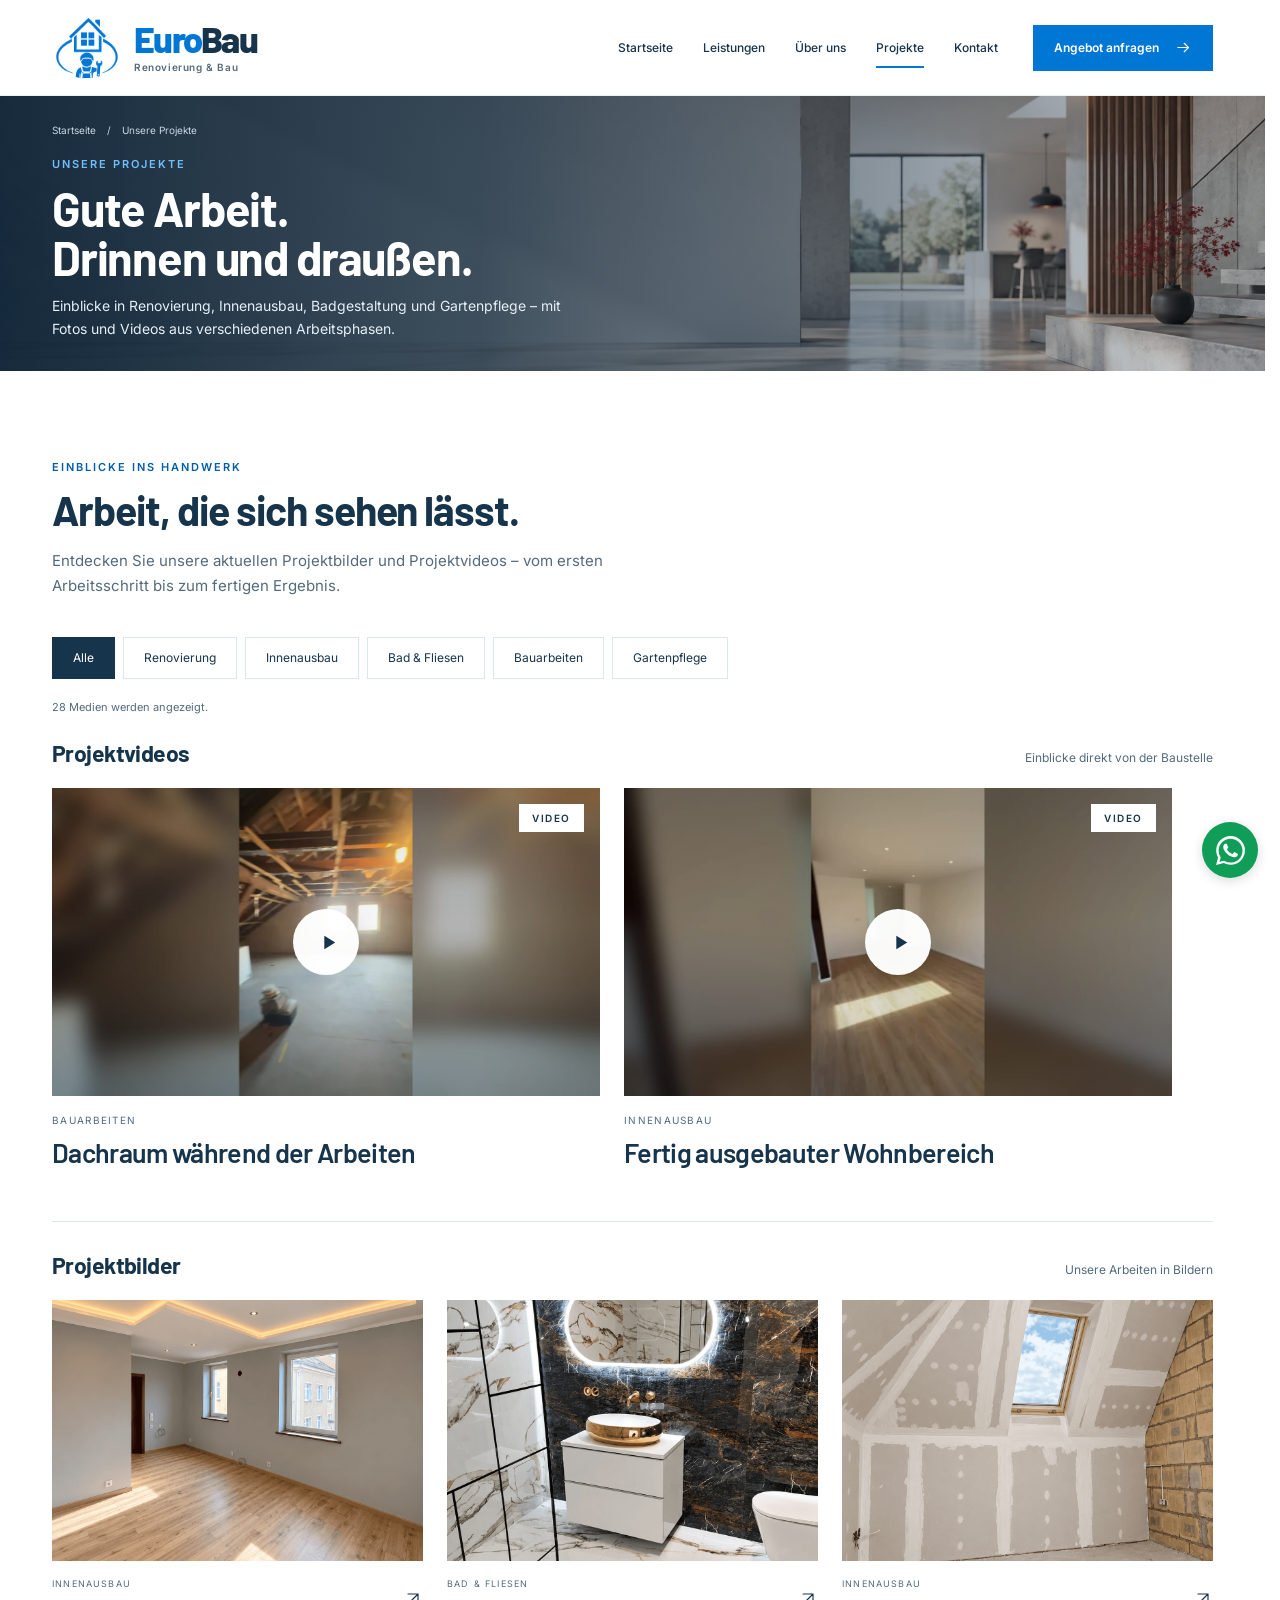
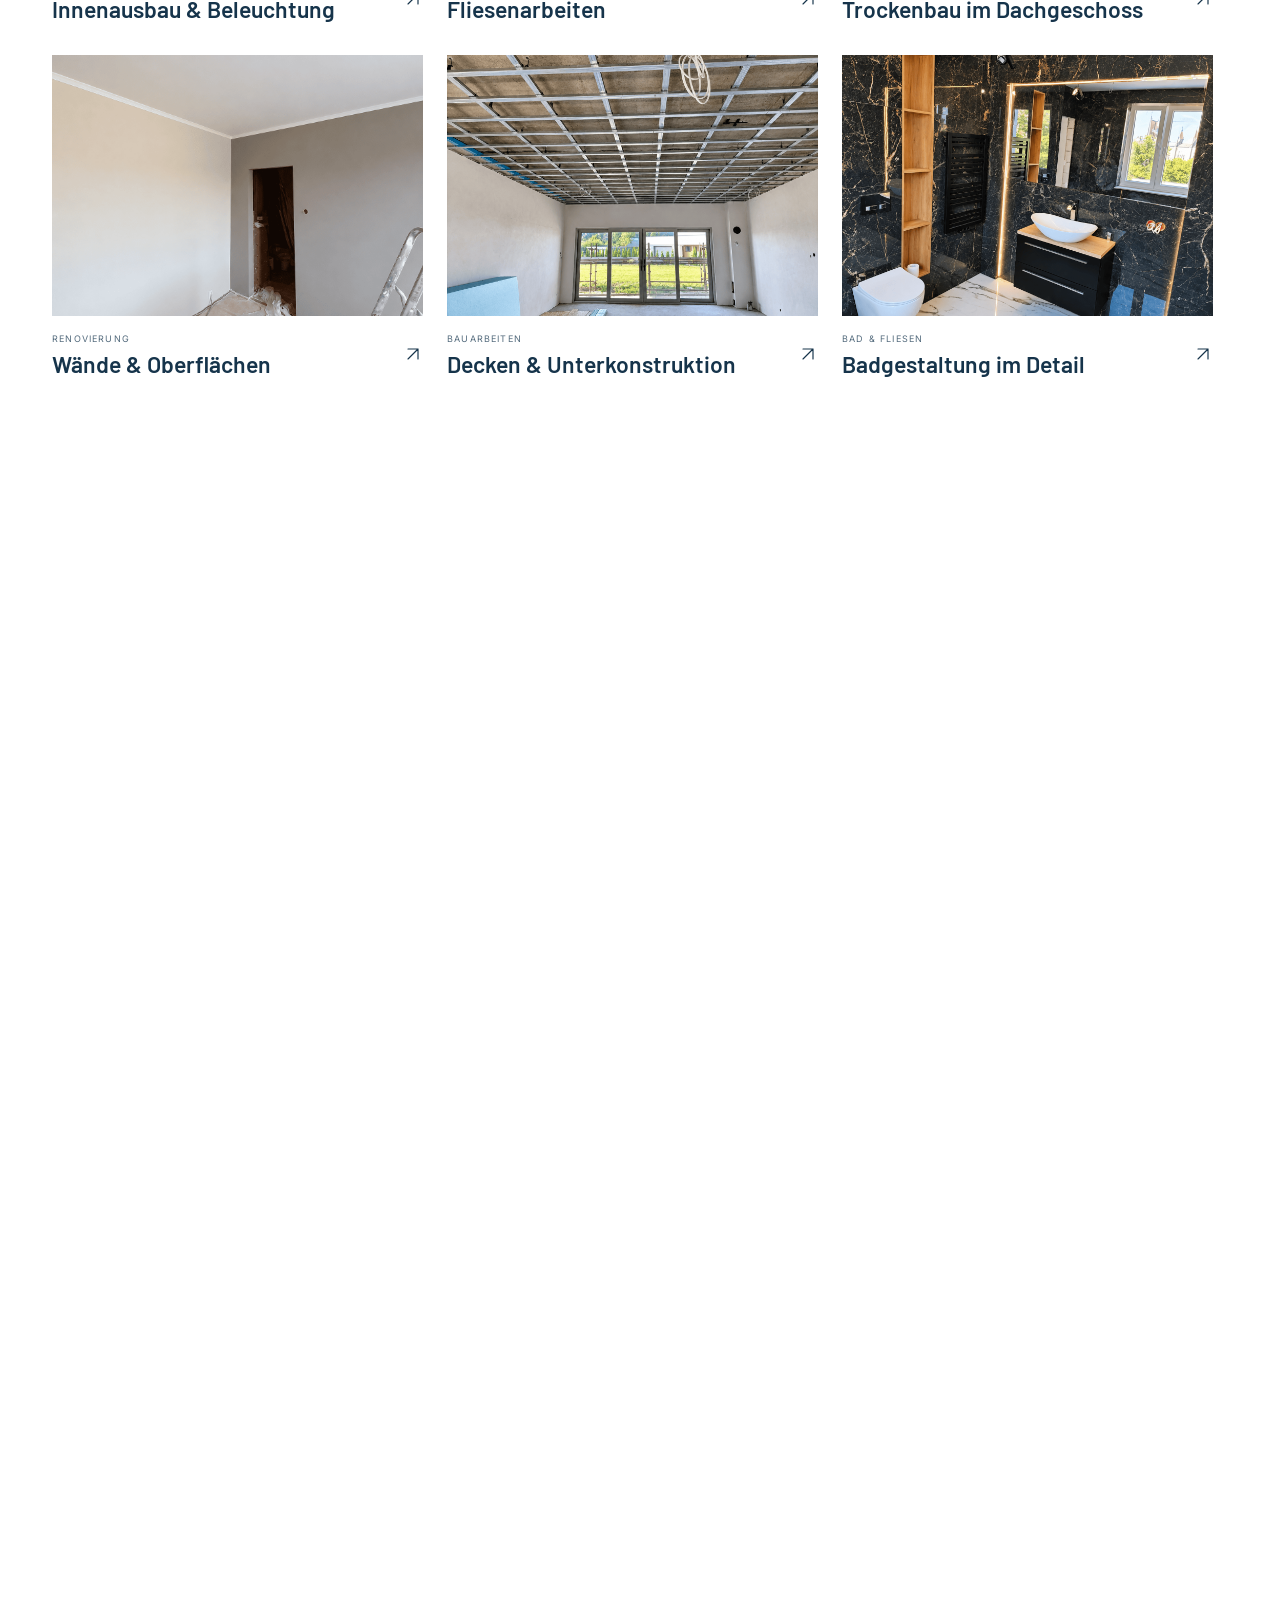
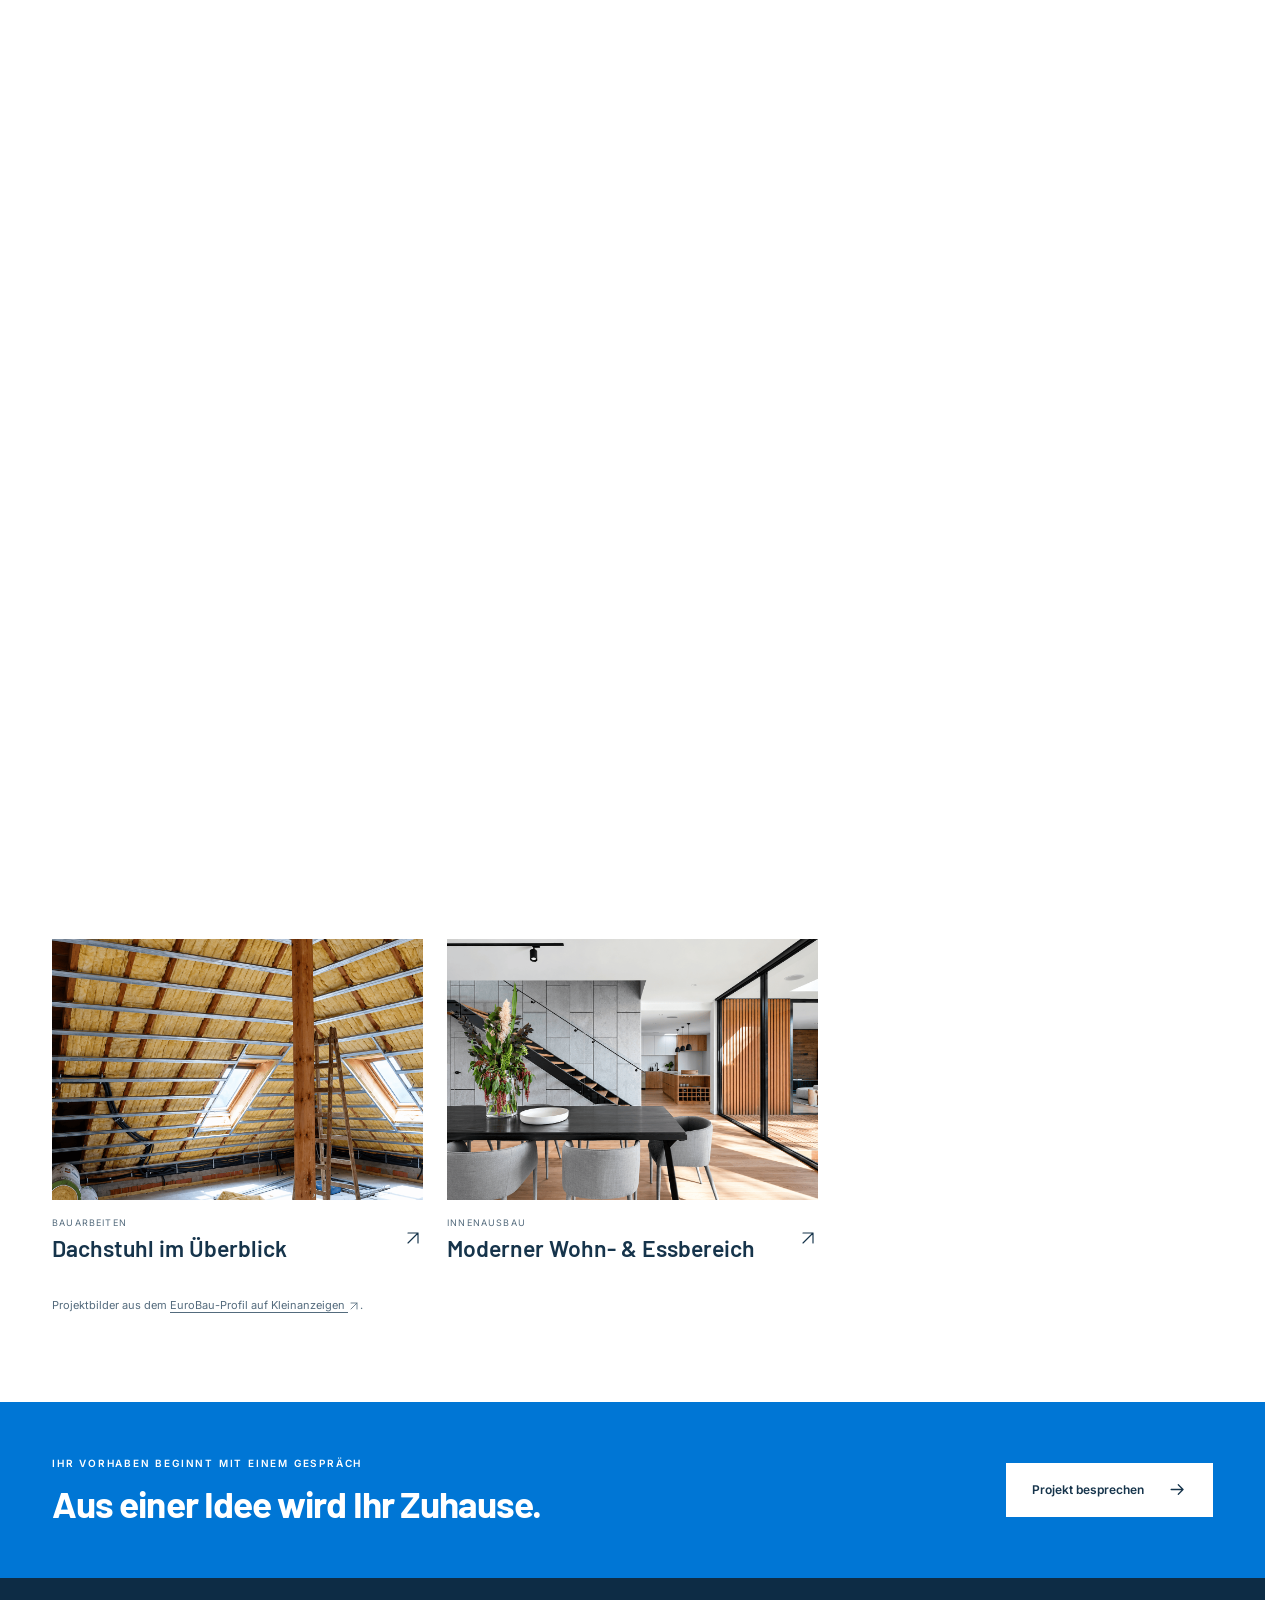
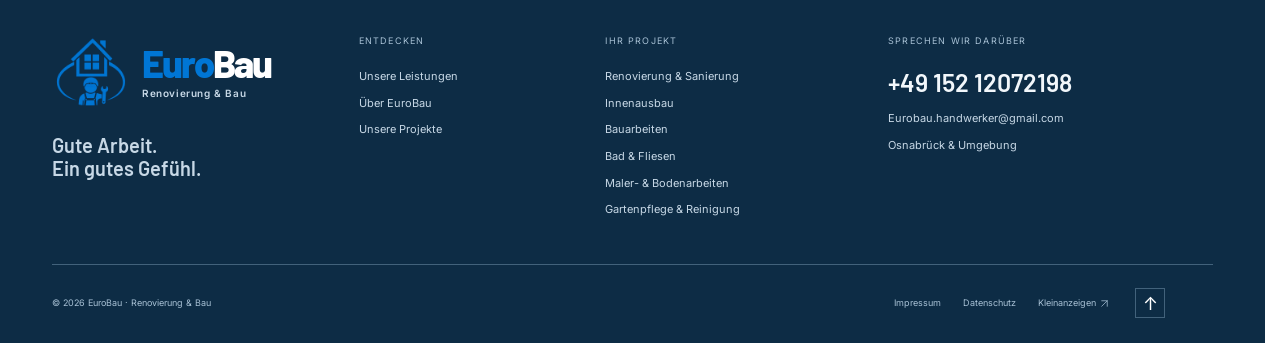
<file: projekte.html>
<!doctype html><html lang="de"><head><meta charset="utf-8"><meta name="viewport" content="width=device-width,initial-scale=1"><title>Unsere Projekte | EuroBau</title><meta name="description" content="Badsanierung, Fliesenarbeiten, Innenausbau und Trockenbau: Entdecken Sie ausgewählte Einblicke in die Arbeit von EuroBau."><meta name="theme-color" content="#0076d5"><meta name="robots" content="noindex,nofollow"><link rel="canonical" href="https://eurobud-renovierung.drym1.chatgpt.site/projekte.html"><meta property="og:title" content="Unsere Projekte | EuroBau"><meta property="og:description" content="Badsanierung, Fliesenarbeiten, Innenausbau und Trockenbau: Entdecken Sie ausgewählte Einblicke in die Arbeit von EuroBau."><meta property="og:type" content="website"><meta property="og:locale" content="de_DE"><meta property="og:image" content="https://eurobud-renovierung.drym1.chatgpt.site/assets/projekte-neu/wohnen-essen.png"><link rel="icon" href="assets/hausmeister-logo.png" type="image/png"><link rel="preload" href="assets/hausmeister-logo.png" as="image" type="image/png"><link rel="preload" href="assets/barlow-700.woff2" as="font" type="font/woff2" crossorigin><link rel="preload" href="assets/barlow-800.woff2" as="font" type="font/woff2" crossorigin><link rel="preload" href="assets/inter-500.woff2" as="font" type="font/woff2" crossorigin><link rel="preload" href="assets/inter-600.woff2" as="font" type="font/woff2" crossorigin><link rel="stylesheet" href="assets/fonts.css"><link rel="stylesheet" href="assets/style.css?v=20261025-mobile-menu-fixed"><link rel="stylesheet" href="assets/sections.css"><link rel="stylesheet" href="assets/motion.css"><link rel="stylesheet" href="assets/inner-hero-compact.css"><link rel="stylesheet" href="assets/projektvideos.css?v=video-mobile-2col-2"><script src="assets/app.js" defer></script><script src="assets/motion.js" defer></script></head><body id="top"><a class="skip-link" href="#inhalt">Zum Inhalt springen</a>
    <header class="header"><div class="container header-inner">
    <a class="brand brand-signature" href="index.html" aria-label="EuroBau – zur Startseite"><img class="brand-logo" src="assets/hausmeister-logo.png" fetchpriority="high" decoding="sync" width="1254" height="1254" alt="" aria-hidden="true"><span class="brand-copy" aria-hidden="true"><span class="brand-name"><span class="brand-euro">Euro</span><span class="brand-bau">Bau</span></span><span class="brand-tagline">Renovierung &amp; Bau</span></span></a>
    <nav class="desktop-nav" aria-label="Hauptnavigation"><a href="index.html" >Startseite</a><a href="leistungen.html" >Leistungen</a><a href="ueber-uns.html" >Über uns</a><a href="projekte.html" aria-current="page">Projekte</a><a href="kontakt.html" >Kontakt</a></nav>
    <a class="button header-cta" href="kontakt.html">Angebot anfragen<svg class="icon " viewBox="0 0 24 24" fill="none" stroke="currentColor" stroke-width="1.65" stroke-linecap="round" stroke-linejoin="round" aria-hidden="true"><path d="M4 12h15m-6-6 6 6-6 6"/></svg></a>
    <button class="menu-toggle" type="button" aria-expanded="false" aria-controls="mobile-nav" aria-label="Menü öffnen"><span></span><span></span></button>
    </div><nav id="mobile-nav" class="mobile-nav" aria-label="Mobile Navigation" hidden><div class="container"><a href="index.html" >Startseite</a><a href="leistungen.html" >Leistungen</a><a href="ueber-uns.html" >Über uns</a><a href="projekte.html" aria-current="page">Projekte</a><a href="kontakt.html" >Kontakt</a><a class="button " href="kontakt.html">Projekt besprechen<svg class="icon " viewBox="0 0 24 24" fill="none" stroke="currentColor" stroke-width="1.65" stroke-linecap="round" stroke-linejoin="round" aria-hidden="true"><path d="M4 12h15m-6-6 6 6-6 6"/></svg></a>
    <a class="mobile-phone" href="tel:+4915212072198"><svg class="icon " viewBox="0 0 24 24" fill="none" stroke="currentColor" stroke-width="1.65" stroke-linecap="round" stroke-linejoin="round" aria-hidden="true"><path d="m8 3 3 5-3 3c1.4 2.9 2.8 4.3 5.8 5.8l3-3 4.2 3c.8.6.9 1.4.5 2.3-1.6 3.6-6.6 3.2-11.7-.3C4.5 15.2 1 8.8 3.7 4.1 4.5 2.6 6.8 2.2 8 3Z"/></svg>+49 152 12072198</a></div></nav></header><main id="inhalt"><section class="subhero subhero-compact"><div class="subhero-image"><img src="assets/hero-projekte.webp" alt="Moderner offener Innenraum als Projektübersicht von EuroBau" fetchpriority="high" width="1600" height="1000"></div><div class="container"><div class="subhero-copy"><div class="breadcrumb"><a href="index.html">Startseite</a><span>/</span><span>Unsere Projekte</span></div><p class="eyebrow">Unsere Projekte</p><h1>Gute Arbeit.<br>Drinnen und draußen.</h1><p>Einblicke in Renovierung, Innenausbau, Badgestaltung und Gartenpflege – mit Fotos und Videos aus verschiedenen Arbeitsphasen.</p></div></div></section><section class="section"><div class="container"><div class="section-heading"><div><p class="eyebrow">Einblicke ins Handwerk</p><h2>Arbeit, die sich sehen lässt.</h2><p class="section-intro">Entdecken Sie unsere aktuellen Projektbilder und Projektvideos – vom ersten Arbeitsschritt bis zum fertigen Ergebnis.</p></div></div><div class="project-filters" role="group" aria-label="Projektmedien nach Bereich filtern"><button type="button" data-filter="Alle" aria-pressed="true">Alle</button><button type="button" data-filter="Renovierung" aria-pressed="false">Renovierung</button><button type="button" data-filter="Innenausbau" aria-pressed="false">Innenausbau</button><button type="button" data-filter="Bad & Fliesen" aria-pressed="false">Bad & Fliesen</button><button type="button" data-filter="Bauarbeiten" aria-pressed="false">Bauarbeiten</button><button type="button" data-filter="Gartenpflege" aria-pressed="false">Gartenpflege</button></div><p class="filter-status gallery-status" role="status">28 Medien werden angezeigt.</p><div class="project-videos-group" aria-label="Projektvideos">
<div class="project-media-subheading"><h3>Projektvideos</h3><span>Einblicke direkt von der Baustelle</span></div>
<div class="project-videos-row"><article class="project-video-item" data-category="Bauarbeiten" data-media-type="video" data-reveal>
  <button type="button" class="project-video-thumbnail" data-project-video="assets/projektvideos/dachraum-waehrend-ausbau.mp4" data-video-title="Dachraum während der Arbeiten" data-video-poster="assets/projektvideos/dachraum-waehrend-ausbau-preview.webp" aria-label="Video abspielen: Dachraum während der Arbeiten">
    <img src="assets/projektvideos/dachraum-waehrend-ausbau-preview.webp" alt="Dachraum während der Ausbauarbeiten" width="1280" height="720" loading="lazy" decoding="async">
    <span class="project-video-overlay" aria-hidden="true"></span>
    <span class="project-video-play"><svg viewBox="0 0 24 24" aria-hidden="true" focusable="false"><path d="M8 5.5 18.5 12 8 18.5Z"/></svg></span>
    <span class="project-video-badge">VIDEO</span>
  </button>
  <div class="project-video-text"><span class="project-category">Bauarbeiten</span><h3>Dachraum während der Arbeiten</h3></div>
</article><article class="project-video-item" data-category="Innenausbau" data-media-type="video" data-reveal>
  <button type="button" class="project-video-thumbnail" data-project-video="assets/projektvideos/ausgebauter-wohnraum.mp4" data-video-title="Fertig ausgebauter Wohnbereich" data-video-poster="assets/projektvideos/ausgebauter-wohnraum-preview.webp" aria-label="Video abspielen: Fertig ausgebauter Wohnbereich">
    <img src="assets/projektvideos/ausgebauter-wohnraum-preview.webp" alt="Fertig ausgebauter Dachbereich mit hellen Wohnräumen" width="1280" height="720" loading="lazy" decoding="async">
    <span class="project-video-overlay" aria-hidden="true"></span>
    <span class="project-video-play"><svg viewBox="0 0 24 24" aria-hidden="true" focusable="false"><path d="M8 5.5 18.5 12 8 18.5Z"/></svg></span>
    <span class="project-video-badge">VIDEO</span>
  </button>
  <div class="project-video-text"><span class="project-category">Innenausbau</span><h3>Fertig ausgebauter Wohnbereich</h3></div>
</article></div>
</div>
<div class="project-media-subheading project-photos-subheading"><h3>Projektbilder</h3><span>Unsere Arbeiten in Bildern</span></div>
<div class="project-grid project-grid-full">

<button class="project-card " type="button" data-category="Innenausbau" data-gallery="wohnraum" data-title="Innenausbau & Beleuchtung" data-caption="Ein Raum mit einer neuen Atmosphäre." aria-label="Innenausbau & Beleuchtung – Bild vergrößern" data-reveal><span class="image-frame"><img src="assets/projekte-neu/wohnraum.png" width="960" height="700" loading="lazy" alt="Wohnraum mit indirekter Deckenbeleuchtung und Holzboden"><span class="project-zoom"><svg class="icon " viewBox="0 0 24 24" fill="none" stroke="currentColor" stroke-width="1.65" stroke-linecap="round" stroke-linejoin="round" aria-hidden="true"><path d="M12 5v14M5 12h14"/></svg></span></span><span class="project-info"><span><span class="project-category">Innenausbau</span><strong>Innenausbau & Beleuchtung</strong></span><svg class="icon " viewBox="0 0 24 24" fill="none" stroke="currentColor" stroke-width="1.65" stroke-linecap="round" stroke-linejoin="round" aria-hidden="true"><path d="M6 18 18 6M6 6h12v12"/></svg></span></button><button class="project-card " type="button" data-category="Bad & Fliesen" data-gallery="fliesen" data-title="Fliesenarbeiten" data-caption="Präzision an Wand und Boden." aria-label="Fliesenarbeiten – Bild vergrößern" data-reveal><span class="image-frame"><img src="assets/projekte-neu/fliesen.png" width="960" height="700" loading="lazy" alt="Badezimmer mit dunklen Fliesen und beleuchtetem Spiegel"><span class="project-zoom"><svg class="icon " viewBox="0 0 24 24" fill="none" stroke="currentColor" stroke-width="1.65" stroke-linecap="round" stroke-linejoin="round" aria-hidden="true"><path d="M12 5v14M5 12h14"/></svg></span></span><span class="project-info"><span><span class="project-category">Bad & Fliesen</span><strong>Fliesenarbeiten</strong></span><svg class="icon " viewBox="0 0 24 24" fill="none" stroke="currentColor" stroke-width="1.65" stroke-linecap="round" stroke-linejoin="round" aria-hidden="true"><path d="M6 18 18 6M6 6h12v12"/></svg></span></button><button class="project-card " type="button" data-category="Innenausbau" data-gallery="trockenbau" data-title="Trockenbau im Dachgeschoss" data-caption="Neue Möglichkeiten unter dem Dach." aria-label="Trockenbau im Dachgeschoss – Bild vergrößern" data-reveal><span class="image-frame"><img src="assets/projekte-neu/trockenbau.png" width="960" height="700" loading="lazy" alt="Mit Gipskarton verkleidetes Dachgeschoss"><span class="project-zoom"><svg class="icon " viewBox="0 0 24 24" fill="none" stroke="currentColor" stroke-width="1.65" stroke-linecap="round" stroke-linejoin="round" aria-hidden="true"><path d="M12 5v14M5 12h14"/></svg></span></span><span class="project-info"><span><span class="project-category">Innenausbau</span><strong>Trockenbau im Dachgeschoss</strong></span><svg class="icon " viewBox="0 0 24 24" fill="none" stroke="currentColor" stroke-width="1.65" stroke-linecap="round" stroke-linejoin="round" aria-hidden="true"><path d="M6 18 18 6M6 6h12v12"/></svg></span></button><button class="project-card " type="button" data-category="Renovierung" data-gallery="renovierung" data-title="Wände & Oberflächen" data-caption="Die Grundlage für ein frisches Raumgefühl." aria-label="Wände & Oberflächen – Bild vergrößern" data-reveal><span class="image-frame"><img src="assets/projekte-neu/renovierung.png" width="960" height="700" loading="lazy" alt="Spachtel- und Malerarbeiten in einem Wohnraum"><span class="project-zoom"><svg class="icon " viewBox="0 0 24 24" fill="none" stroke="currentColor" stroke-width="1.65" stroke-linecap="round" stroke-linejoin="round" aria-hidden="true"><path d="M12 5v14M5 12h14"/></svg></span></span><span class="project-info"><span><span class="project-category">Renovierung</span><strong>Wände & Oberflächen</strong></span><svg class="icon " viewBox="0 0 24 24" fill="none" stroke="currentColor" stroke-width="1.65" stroke-linecap="round" stroke-linejoin="round" aria-hidden="true"><path d="M6 18 18 6M6 6h12v12"/></svg></span></button><button class="project-card " type="button" data-category="Bauarbeiten" data-gallery="deckenbau" data-title="Decken & Unterkonstruktion" data-caption="Sorgfalt von Anfang an." aria-label="Decken & Unterkonstruktion – Bild vergrößern" data-reveal><span class="image-frame"><img src="assets/projekte-neu/deckenbau.png" width="960" height="700" loading="lazy" alt="Holzunterkonstruktion einer Zimmerdecke"><span class="project-zoom"><svg class="icon " viewBox="0 0 24 24" fill="none" stroke="currentColor" stroke-width="1.65" stroke-linecap="round" stroke-linejoin="round" aria-hidden="true"><path d="M12 5v14M5 12h14"/></svg></span></span><span class="project-info"><span><span class="project-category">Bauarbeiten</span><strong>Decken & Unterkonstruktion</strong></span><svg class="icon " viewBox="0 0 24 24" fill="none" stroke="currentColor" stroke-width="1.65" stroke-linecap="round" stroke-linejoin="round" aria-hidden="true"><path d="M6 18 18 6M6 6h12v12"/></svg></span></button><button class="project-card " type="button" data-category="Bad & Fliesen" data-gallery="bad-dunkel" data-title="Badgestaltung im Detail" data-caption="Materialien mit Charakter." aria-label="Badgestaltung im Detail – Bild vergrößern" data-reveal><span class="image-frame"><img src="assets/projekte-neu/bad-dunkel.png" width="960" height="700" loading="lazy" alt="Badgestaltung mit dunklen großformatigen Fliesen"><span class="project-zoom"><svg class="icon " viewBox="0 0 24 24" fill="none" stroke="currentColor" stroke-width="1.65" stroke-linecap="round" stroke-linejoin="round" aria-hidden="true"><path d="M12 5v14M5 12h14"/></svg></span></span><span class="project-info"><span><span class="project-category">Bad & Fliesen</span><strong>Badgestaltung im Detail</strong></span><svg class="icon " viewBox="0 0 24 24" fill="none" stroke="currentColor" stroke-width="1.65" stroke-linecap="round" stroke-linejoin="round" aria-hidden="true"><path d="M6 18 18 6M6 6h12v12"/></svg></span></button><button class="project-card " type="button" data-category="Renovierung" data-gallery="kueche" data-title="Fliesenspiegel in der Küche" data-caption="Ein neues Detail für den Alltag." aria-label="Fliesenspiegel in der Küche – Bild vergrößern" data-reveal><span class="image-frame"><img src="assets/projekte-neu/kueche.png" width="960" height="700" loading="lazy" alt="Küche mit gemustertem Fliesenspiegel"><span class="project-zoom"><svg class="icon " viewBox="0 0 24 24" fill="none" stroke="currentColor" stroke-width="1.65" stroke-linecap="round" stroke-linejoin="round" aria-hidden="true"><path d="M12 5v14M5 12h14"/></svg></span></span><span class="project-info"><span><span class="project-category">Renovierung</span><strong>Fliesenspiegel in der Küche</strong></span><svg class="icon " viewBox="0 0 24 24" fill="none" stroke="currentColor" stroke-width="1.65" stroke-linecap="round" stroke-linejoin="round" aria-hidden="true"><path d="M6 18 18 6M6 6h12v12"/></svg></span></button><button class="project-card " type="button" data-category="Bad & Fliesen" data-gallery="bad-holz" data-title="Bad mit Holzakzenten" data-caption="Dunkle Fliesen treffen auf warme Holzdetails." aria-label="Bad mit Holzakzenten – Bild vergrößern" data-reveal><span class="image-frame"><img src="assets/projekte-neu/bad-holz.png" width="960" height="700" loading="lazy" alt="Dunkles Badezimmer mit Holzverkleidung und indirekter Beleuchtung"><span class="project-zoom"><svg class="icon " viewBox="0 0 24 24" fill="none" stroke="currentColor" stroke-width="1.65" stroke-linecap="round" stroke-linejoin="round" aria-hidden="true"><path d="M12 5v14M5 12h14"/></svg></span></span><span class="project-info"><span><span class="project-category">Bad & Fliesen</span><strong>Bad mit Holzakzenten</strong></span><svg class="icon " viewBox="0 0 24 24" fill="none" stroke="currentColor" stroke-width="1.65" stroke-linecap="round" stroke-linejoin="round" aria-hidden="true"><path d="M6 18 18 6M6 6h12v12"/></svg></span></button><button class="project-card " type="button" data-category="Gartenpflege" data-gallery="garten-rasen" data-title="Rasen & grüne Grenzen" data-caption="Einblicke in die Pflege von Grünflächen." aria-label="Rasen & grüne Grenzen – Bild vergrößern" data-reveal><span class="image-frame"><img src="assets/projekte-neu/garten-rasen.png" width="960" height="700" loading="lazy" alt="Rasenfläche neben einer geschnittenen Hecke"><span class="project-zoom"><svg class="icon " viewBox="0 0 24 24" fill="none" stroke="currentColor" stroke-width="1.65" stroke-linecap="round" stroke-linejoin="round" aria-hidden="true"><path d="M12 5v14M5 12h14"/></svg></span></span><span class="project-info"><span><span class="project-category">Gartenpflege</span><strong>Rasen & grüne Grenzen</strong></span><svg class="icon " viewBox="0 0 24 24" fill="none" stroke="currentColor" stroke-width="1.65" stroke-linecap="round" stroke-linejoin="round" aria-hidden="true"><path d="M6 18 18 6M6 6h12v12"/></svg></span></button><button class="project-card " type="button" data-category="Bauarbeiten" data-gallery="dach-daemmung" data-title="Dämmung im Dachraum" data-caption="Ein Blick auf die Arbeiten unter dem Dach." aria-label="Dämmung im Dachraum – Bild vergrößern" data-reveal><span class="image-frame"><img src="assets/projekte-neu/dach-daemmung.png" width="960" height="700" loading="lazy" alt="Dämmmaterial zwischen Dachprofilen"><span class="project-zoom"><svg class="icon " viewBox="0 0 24 24" fill="none" stroke="currentColor" stroke-width="1.65" stroke-linecap="round" stroke-linejoin="round" aria-hidden="true"><path d="M12 5v14M5 12h14"/></svg></span></span><span class="project-info"><span><span class="project-category">Bauarbeiten</span><strong>Dämmung im Dachraum</strong></span><svg class="icon " viewBox="0 0 24 24" fill="none" stroke="currentColor" stroke-width="1.65" stroke-linecap="round" stroke-linejoin="round" aria-hidden="true"><path d="M6 18 18 6M6 6h12v12"/></svg></span></button><button class="project-card project-comparison" type="button" data-category="Innenausbau" data-gallery="dachausbau-vergleich" data-title="Dachausbau im Vergleich" data-caption="Zwei Ansichten aus dem Ausbau eines Dachraums." aria-label="Dachausbau im Vergleich – Bild vergrößern" data-reveal><span class="image-frame"><img src="assets/projekte-neu/dachausbau-vergleich.png" width="960" height="700" loading="lazy" alt="Bildvergleich eines Dachraums während und nach den Ausbauarbeiten"><span class="project-zoom"><svg class="icon " viewBox="0 0 24 24" fill="none" stroke="currentColor" stroke-width="1.65" stroke-linecap="round" stroke-linejoin="round" aria-hidden="true"><path d="M12 5v14M5 12h14"/></svg></span></span><span class="project-info"><span><span class="project-category">Innenausbau</span><strong>Dachausbau im Vergleich</strong></span><svg class="icon " viewBox="0 0 24 24" fill="none" stroke="currentColor" stroke-width="1.65" stroke-linecap="round" stroke-linejoin="round" aria-hidden="true"><path d="M6 18 18 6M6 6h12v12"/></svg></span></button><button class="project-card " type="button" data-category="Bad & Fliesen" data-gallery="bad-natur" data-title="Bad in Naturtönen" data-caption="Fliesen und Holzoptik im Zusammenspiel." aria-label="Bad in Naturtönen – Bild vergrößern" data-reveal><span class="image-frame"><img src="assets/projekte-neu/bad-natur.png" width="960" height="700" loading="lazy" alt="Renoviertes Badezimmer mit Fliesen in Naturtönen"><span class="project-zoom"><svg class="icon " viewBox="0 0 24 24" fill="none" stroke="currentColor" stroke-width="1.65" stroke-linecap="round" stroke-linejoin="round" aria-hidden="true"><path d="M12 5v14M5 12h14"/></svg></span></span><span class="project-info"><span><span class="project-category">Bad & Fliesen</span><strong>Bad in Naturtönen</strong></span><svg class="icon " viewBox="0 0 24 24" fill="none" stroke="currentColor" stroke-width="1.65" stroke-linecap="round" stroke-linejoin="round" aria-hidden="true"><path d="M6 18 18 6M6 6h12v12"/></svg></span></button><button class="project-card " type="button" data-category="Innenausbau" data-gallery="trennwaende" data-title="Neue Raumaufteilung" data-caption="Trockenbau von der Unterkonstruktion an." aria-label="Neue Raumaufteilung – Bild vergrößern" data-reveal><span class="image-frame"><img src="assets/projekte-neu/trennwaende.png" width="960" height="700" loading="lazy" alt="Metallständer einer neuen Trockenbauwand"><span class="project-zoom"><svg class="icon " viewBox="0 0 24 24" fill="none" stroke="currentColor" stroke-width="1.65" stroke-linecap="round" stroke-linejoin="round" aria-hidden="true"><path d="M12 5v14M5 12h14"/></svg></span></span><span class="project-info"><span><span class="project-category">Innenausbau</span><strong>Neue Raumaufteilung</strong></span><svg class="icon " viewBox="0 0 24 24" fill="none" stroke="currentColor" stroke-width="1.65" stroke-linecap="round" stroke-linejoin="round" aria-hidden="true"><path d="M6 18 18 6M6 6h12v12"/></svg></span></button><button class="project-card " type="button" data-category="Gartenpflege" data-gallery="heckenschnitt" data-title="Hecken in Form" data-caption="Pflege direkt am Haus." aria-label="Hecken in Form – Bild vergrößern" data-reveal><span class="image-frame"><img src="assets/projekte-neu/heckenschnitt.png" width="960" height="700" loading="lazy" alt="Geschnittene Hecke entlang eines Wohnhauses"><span class="project-zoom"><svg class="icon " viewBox="0 0 24 24" fill="none" stroke="currentColor" stroke-width="1.65" stroke-linecap="round" stroke-linejoin="round" aria-hidden="true"><path d="M12 5v14M5 12h14"/></svg></span></span><span class="project-info"><span><span class="project-category">Gartenpflege</span><strong>Hecken in Form</strong></span><svg class="icon " viewBox="0 0 24 24" fill="none" stroke="currentColor" stroke-width="1.65" stroke-linecap="round" stroke-linejoin="round" aria-hidden="true"><path d="M6 18 18 6M6 6h12v12"/></svg></span></button><button class="project-card " type="button" data-category="Bauarbeiten" data-gallery="deckendaemmung" data-title="Deckendämmung" data-caption="Vorbereitung vor der fertigen Oberfläche." aria-label="Deckendämmung – Bild vergrößern" data-reveal><span class="image-frame"><img src="assets/projekte-neu/deckendaemmung.png" width="960" height="700" loading="lazy" alt="Gedämmte Decke mit Metallunterkonstruktion"><span class="project-zoom"><svg class="icon " viewBox="0 0 24 24" fill="none" stroke="currentColor" stroke-width="1.65" stroke-linecap="round" stroke-linejoin="round" aria-hidden="true"><path d="M12 5v14M5 12h14"/></svg></span></span><span class="project-info"><span><span class="project-category">Bauarbeiten</span><strong>Deckendämmung</strong></span><svg class="icon " viewBox="0 0 24 24" fill="none" stroke="currentColor" stroke-width="1.65" stroke-linecap="round" stroke-linejoin="round" aria-hidden="true"><path d="M6 18 18 6M6 6h12v12"/></svg></span></button><button class="project-card project-comparison" type="button" data-category="Renovierung" data-gallery="esszimmer-vergleich" data-title="Vom Umbau zum Essbereich" data-caption="Ein vorheriger Zustand und das fertige Raumgefühl." aria-label="Vom Umbau zum Essbereich – Bild vergrößern" data-reveal><span class="image-frame"><img src="assets/projekte-neu/esszimmer-vergleich.png" width="960" height="700" loading="lazy" alt="Vorher-Nachher-Bild eines renovierten Essbereichs"><span class="project-zoom"><svg class="icon " viewBox="0 0 24 24" fill="none" stroke="currentColor" stroke-width="1.65" stroke-linecap="round" stroke-linejoin="round" aria-hidden="true"><path d="M12 5v14M5 12h14"/></svg></span></span><span class="project-info"><span><span class="project-category">Renovierung</span><strong>Vom Umbau zum Essbereich</strong></span><svg class="icon " viewBox="0 0 24 24" fill="none" stroke="currentColor" stroke-width="1.65" stroke-linecap="round" stroke-linejoin="round" aria-hidden="true"><path d="M6 18 18 6M6 6h12v12"/></svg></span></button><button class="project-card " type="button" data-category="Innenausbau" data-gallery="flur-licht" data-title="Flur mit Lichtakzenten" data-caption="Klare Linien an Wand und Decke." aria-label="Flur mit Lichtakzenten – Bild vergrößern" data-reveal><span class="image-frame"><img src="assets/projekte-neu/flur-licht.png" width="960" height="700" loading="lazy" alt="Fertiger Flur mit indirekter Deckenbeleuchtung"><span class="project-zoom"><svg class="icon " viewBox="0 0 24 24" fill="none" stroke="currentColor" stroke-width="1.65" stroke-linecap="round" stroke-linejoin="round" aria-hidden="true"><path d="M12 5v14M5 12h14"/></svg></span></span><span class="project-info"><span><span class="project-category">Innenausbau</span><strong>Flur mit Lichtakzenten</strong></span><svg class="icon " viewBox="0 0 24 24" fill="none" stroke="currentColor" stroke-width="1.65" stroke-linecap="round" stroke-linejoin="round" aria-hidden="true"><path d="M6 18 18 6M6 6h12v12"/></svg></span></button><button class="project-card " type="button" data-category="Gartenpflege" data-gallery="rasenanlage" data-title="Ein Garten im Wandel" data-caption="Einblicke in Arbeiten an einer Rasenfläche." aria-label="Ein Garten im Wandel – Bild vergrößern" data-reveal><span class="image-frame"><img src="assets/projekte-neu/rasenanlage.png" width="960" height="700" loading="lazy" alt="Gartenfläche mit ausliegenden Rasenrollen"><span class="project-zoom"><svg class="icon " viewBox="0 0 24 24" fill="none" stroke="currentColor" stroke-width="1.65" stroke-linecap="round" stroke-linejoin="round" aria-hidden="true"><path d="M12 5v14M5 12h14"/></svg></span></span><span class="project-info"><span><span class="project-category">Gartenpflege</span><strong>Ein Garten im Wandel</strong></span><svg class="icon " viewBox="0 0 24 24" fill="none" stroke="currentColor" stroke-width="1.65" stroke-linecap="round" stroke-linejoin="round" aria-hidden="true"><path d="M6 18 18 6M6 6h12v12"/></svg></span></button><button class="project-card project-comparison" type="button" data-category="Renovierung" data-gallery="flur-vergleich" data-title="Ein Flur verändert sich" data-caption="Ansichten während und nach der Renovierung." aria-label="Ein Flur verändert sich – Bild vergrößern" data-reveal><span class="image-frame"><img src="assets/projekte-neu/flur-vergleich.png" width="960" height="700" loading="lazy" alt="Bildvergleich eines Flurs mit bearbeiteten Wänden"><span class="project-zoom"><svg class="icon " viewBox="0 0 24 24" fill="none" stroke="currentColor" stroke-width="1.65" stroke-linecap="round" stroke-linejoin="round" aria-hidden="true"><path d="M12 5v14M5 12h14"/></svg></span></span><span class="project-info"><span><span class="project-category">Renovierung</span><strong>Ein Flur verändert sich</strong></span><svg class="icon " viewBox="0 0 24 24" fill="none" stroke="currentColor" stroke-width="1.65" stroke-linecap="round" stroke-linejoin="round" aria-hidden="true"><path d="M6 18 18 6M6 6h12v12"/></svg></span></button><button class="project-card " type="button" data-category="Gartenpflege" data-gallery="garten-aufraeumen" data-title="Rund ums Haus" data-caption="Aufgeräumte Außenbereiche am Gehweg." aria-label="Rund ums Haus – Bild vergrößern" data-reveal><span class="image-frame"><img src="assets/projekte-neu/garten-aufraeumen.png" width="960" height="700" loading="lazy" alt="Außenbereich mit Hecke und gepflastertem Gehweg"><span class="project-zoom"><svg class="icon " viewBox="0 0 24 24" fill="none" stroke="currentColor" stroke-width="1.65" stroke-linecap="round" stroke-linejoin="round" aria-hidden="true"><path d="M12 5v14M5 12h14"/></svg></span></span><span class="project-info"><span><span class="project-category">Gartenpflege</span><strong>Rund ums Haus</strong></span><svg class="icon " viewBox="0 0 24 24" fill="none" stroke="currentColor" stroke-width="1.65" stroke-linecap="round" stroke-linejoin="round" aria-hidden="true"><path d="M6 18 18 6M6 6h12v12"/></svg></span></button><button class="project-card project-comparison" type="button" data-category="Renovierung" data-gallery="waende-vergleich" data-title="Neue Wandgestaltung" data-caption="Aus vorhandenen Wänden wird ein neuer Raum." aria-label="Neue Wandgestaltung – Bild vergrößern" data-reveal><span class="image-frame"><img src="assets/projekte-neu/waende-vergleich.png" width="960" height="700" loading="lazy" alt="Vorher-Nachher-Ansichten von Wand- und Tapezierarbeiten"><span class="project-zoom"><svg class="icon " viewBox="0 0 24 24" fill="none" stroke="currentColor" stroke-width="1.65" stroke-linecap="round" stroke-linejoin="round" aria-hidden="true"><path d="M12 5v14M5 12h14"/></svg></span></span><span class="project-info"><span><span class="project-category">Renovierung</span><strong>Neue Wandgestaltung</strong></span><svg class="icon " viewBox="0 0 24 24" fill="none" stroke="currentColor" stroke-width="1.65" stroke-linecap="round" stroke-linejoin="round" aria-hidden="true"><path d="M6 18 18 6M6 6h12v12"/></svg></span></button><button class="project-card " type="button" data-category="Gartenpflege" data-gallery="heckenpflege" data-title="Gepflegte Grundstücksgrenze" data-caption="Grünflächen entlang des Grundstücks." aria-label="Gepflegte Grundstücksgrenze – Bild vergrößern" data-reveal><span class="image-frame"><img src="assets/projekte-neu/heckenpflege.png" width="960" height="700" loading="lazy" alt="Lange gepflegte Hecke an einer Grundstücksgrenze"><span class="project-zoom"><svg class="icon " viewBox="0 0 24 24" fill="none" stroke="currentColor" stroke-width="1.65" stroke-linecap="round" stroke-linejoin="round" aria-hidden="true"><path d="M12 5v14M5 12h14"/></svg></span></span><span class="project-info"><span><span class="project-category">Gartenpflege</span><strong>Gepflegte Grundstücksgrenze</strong></span><svg class="icon " viewBox="0 0 24 24" fill="none" stroke="currentColor" stroke-width="1.65" stroke-linecap="round" stroke-linejoin="round" aria-hidden="true"><path d="M6 18 18 6M6 6h12v12"/></svg></span></button><button class="project-card project-comparison" type="button" data-category="Renovierung" data-gallery="wohnraum-vergleich" data-title="Vom Umbau zum Wohnraum" data-caption="Ein weiterer Blick auf den Wandel eines Zimmers." aria-label="Vom Umbau zum Wohnraum – Bild vergrößern" data-reveal><span class="image-frame"><img src="assets/projekte-neu/wohnraum-vergleich.png" width="960" height="700" loading="lazy" alt="Vorher-Nachher-Bild eines renovierten Wohnzimmers"><span class="project-zoom"><svg class="icon " viewBox="0 0 24 24" fill="none" stroke="currentColor" stroke-width="1.65" stroke-linecap="round" stroke-linejoin="round" aria-hidden="true"><path d="M12 5v14M5 12h14"/></svg></span></span><span class="project-info"><span><span class="project-category">Renovierung</span><strong>Vom Umbau zum Wohnraum</strong></span><svg class="icon " viewBox="0 0 24 24" fill="none" stroke="currentColor" stroke-width="1.65" stroke-linecap="round" stroke-linejoin="round" aria-hidden="true"><path d="M6 18 18 6M6 6h12v12"/></svg></span></button><button class="project-card " type="button" data-category="Renovierung" data-gallery="essbereich-fertig" data-title="Ein neuer Essbereich" data-caption="Heller Essbereich mit neuer Wohnatmosphäre." aria-label="Ein neuer Essbereich – Bild vergrößern" data-reveal><span class="image-frame"><img src="assets/projekte-neu/essbereich-fertig.png" width="1448" height="1086" loading="lazy" alt="Heller möblierter Essbereich nach der Gestaltung"><span class="project-zoom"><svg class="icon " viewBox="0 0 24 24" fill="none" stroke="currentColor" stroke-width="1.65" stroke-linecap="round" stroke-linejoin="round" aria-hidden="true"><path d="M12 5v14M5 12h14"/></svg></span></span><span class="project-info"><span><span class="project-category">Renovierung</span><strong>Ein neuer Essbereich</strong></span><svg class="icon " viewBox="0 0 24 24" fill="none" stroke="currentColor" stroke-width="1.65" stroke-linecap="round" stroke-linejoin="round" aria-hidden="true"><path d="M6 18 18 6M6 6h12v12"/></svg></span></button><button class="project-card " type="button" data-category="Bauarbeiten" data-gallery="dachstuhl" data-title="Dachstuhl im Überblick" data-caption="Einblicke in einen Dachraum mit sichtbarer Holzkonstruktion." aria-label="Dachstuhl im Überblick – Bild vergrößern" data-reveal><span class="image-frame"><img src="assets/projekte-neu/dachstuhl.png" width="1448" height="1086" loading="lazy" alt="Offener Dachstuhl mit Holzsparren und Dachfenstern"><span class="project-zoom"><svg class="icon " viewBox="0 0 24 24" fill="none" stroke="currentColor" stroke-width="1.65" stroke-linecap="round" stroke-linejoin="round" aria-hidden="true"><path d="M12 5v14M5 12h14"/></svg></span></span><span class="project-info"><span><span class="project-category">Bauarbeiten</span><strong>Dachstuhl im Überblick</strong></span><svg class="icon " viewBox="0 0 24 24" fill="none" stroke="currentColor" stroke-width="1.65" stroke-linecap="round" stroke-linejoin="round" aria-hidden="true"><path d="M6 18 18 6M6 6h12v12"/></svg></span></button><button class="project-card " type="button" data-category="Innenausbau" data-gallery="wohnen-essen" data-title="Moderner Wohn- & Essbereich" data-caption="Offener Wohn- und Essbereich mit zeitgemäßer Raumgestaltung." aria-label="Moderner Wohn- & Essbereich – Bild vergrößern" data-reveal><span class="image-frame"><img src="assets/projekte-neu/wohnen-essen.png" width="1448" height="1086" loading="lazy" alt="Moderner offener Wohn- und Essbereich mit Treppe und Esstisch"><span class="project-zoom"><svg class="icon " viewBox="0 0 24 24" fill="none" stroke="currentColor" stroke-width="1.65" stroke-linecap="round" stroke-linejoin="round" aria-hidden="true"><path d="M12 5v14M5 12h14"/></svg></span></span><span class="project-info"><span><span class="project-category">Innenausbau</span><strong>Moderner Wohn- & Essbereich</strong></span><svg class="icon " viewBox="0 0 24 24" fill="none" stroke="currentColor" stroke-width="1.65" stroke-linecap="round" stroke-linejoin="round" aria-hidden="true"><path d="M6 18 18 6M6 6h12v12"/></svg></span></button></div><p class="project-source">Projektbilder aus dem <a href="https://www.kleinanzeigen.de/pro/Euro-bud" target="_blank" rel="noopener noreferrer">EuroBau-Profil auf Kleinanzeigen <svg class="icon " viewBox="0 0 24 24" fill="none" stroke="currentColor" stroke-width="1.65" stroke-linecap="round" stroke-linejoin="round" aria-hidden="true"><path d="M6 18 18 6M6 6h12v12"/></svg></a>.</p></div></section><section class="cta-section"><div class="container cta-inner"><div><p class="eyebrow">Ihr Vorhaben beginnt mit einem Gespräch</p><h2>Aus einer Idee wird Ihr Zuhause.</h2></div><a class="button button-white" href="kontakt.html">Projekt besprechen<svg class="icon " viewBox="0 0 24 24" fill="none" stroke="currentColor" stroke-width="1.65" stroke-linecap="round" stroke-linejoin="round" aria-hidden="true"><path d="M4 12h15m-6-6 6 6-6 6"/></svg></a></div></section><dialog class="project-video-dialog" aria-label="Projektvideo abspielen">
  <div class="project-video-dialog-inner">
    <button class="project-video-close" type="button" aria-label="Video schließen">&times;</button>
    <video controls playsinline muted preload="none" aria-label="Projektvideo"><source type="video/mp4"></video>
    <div class="project-video-dialog-bottom"><strong class="project-video-dialog-title"></strong><span>Ohne Ton</span></div>
  </div>
</dialog><dialog class="lightbox" aria-label="Projektansicht"><button class="lightbox-close" type="button" aria-label="Projektansicht schließen"><svg class="icon " viewBox="0 0 24 24" fill="none" stroke="currentColor" stroke-width="1.65" stroke-linecap="round" stroke-linejoin="round" aria-hidden="true"><path d="m6 6 12 12M18 6 6 18"/></svg></button><div class="lightbox-inner"><img class="lightbox-image" alt=""><div class="lightbox-caption"><div><h2 class="lightbox-title"></h2><p class="lightbox-description"></p></div><div class="gallery-controls"><button type="button" class="gallery-prev" aria-label="Vorheriges Bild">←</button><span class="gallery-count" aria-live="polite"></span><button type="button" class="gallery-next" aria-label="Nächstes Bild">→</button></div></div></div></dialog></main><footer class="footer"><div class="container footer-top"><div class="footer-brand"><a class="brand-signature" href="index.html" aria-label="EuroBau Startseite"><img class="brand-logo" src="assets/hausmeister-logo.png" width="1254" height="1254" alt="" aria-hidden="true"><span class="brand-copy" aria-hidden="true"><span class="brand-name"><span class="brand-euro">Euro</span><span class="brand-bau">Bau</span></span><span class="brand-tagline">Renovierung &amp; Bau</span></span></a><p>Gute Arbeit.<br>Ein gutes Gefühl.</p></div>
    <div><span class="footer-label">Entdecken</span><a href="leistungen.html">Unsere Leistungen</a><a href="ueber-uns.html">Über EuroBau</a><a href="projekte.html">Unsere Projekte</a></div>
    <div><span class="footer-label">Ihr Projekt</span><a href="renovierung.html">Renovierung & Sanierung</a><a href="innenausbau.html">Innenausbau</a><a href="bauarbeiten.html">Bauarbeiten</a><a href="bad-fliesen.html">Bad & Fliesen</a><a href="maler-boden.html">Maler- & Bodenarbeiten</a><a href="gartenpflege.html">Gartenpflege & Reinigung</a></div>
    <div><span class="footer-label">Sprechen wir darüber</span><a class="footer-phone" href="tel:+4915212072198">+49 152 12072198</a><a href="mailto:Eurobau.handwerker@gmail.com">Eurobau.handwerker@gmail.com</a><span>Osnabrück & Umgebung</span></div></div>
    <div class="container footer-bottom"><span>© 2026 EuroBau · Renovierung & Bau</span><div><a href="impressum.html">Impressum</a><a href="datenschutz.html">Datenschutz</a><a href="https://www.kleinanzeigen.de/pro/Euro-bud" target="_blank" rel="noopener noreferrer">Kleinanzeigen <svg class="icon " viewBox="0 0 24 24" fill="none" stroke="currentColor" stroke-width="1.65" stroke-linecap="round" stroke-linejoin="round" aria-hidden="true"><path d="M6 18 18 6M6 6h12v12"/></svg></a></div><a class="back-top" href="#top" aria-label="Nach oben">↑</a></div></footer><a class="whatsapp-float" href="https://wa.me/4917640713493" target="_blank" rel="noopener noreferrer" aria-label="EuroBau über WhatsApp kontaktieren"><span class="whatsapp-tooltip" aria-hidden="true">WhatsApp</span><img class="whatsapp-icon-image" src="assets/whatsapp-icon.svg" width="32" height="32" alt=""></a></body></html>
</file>
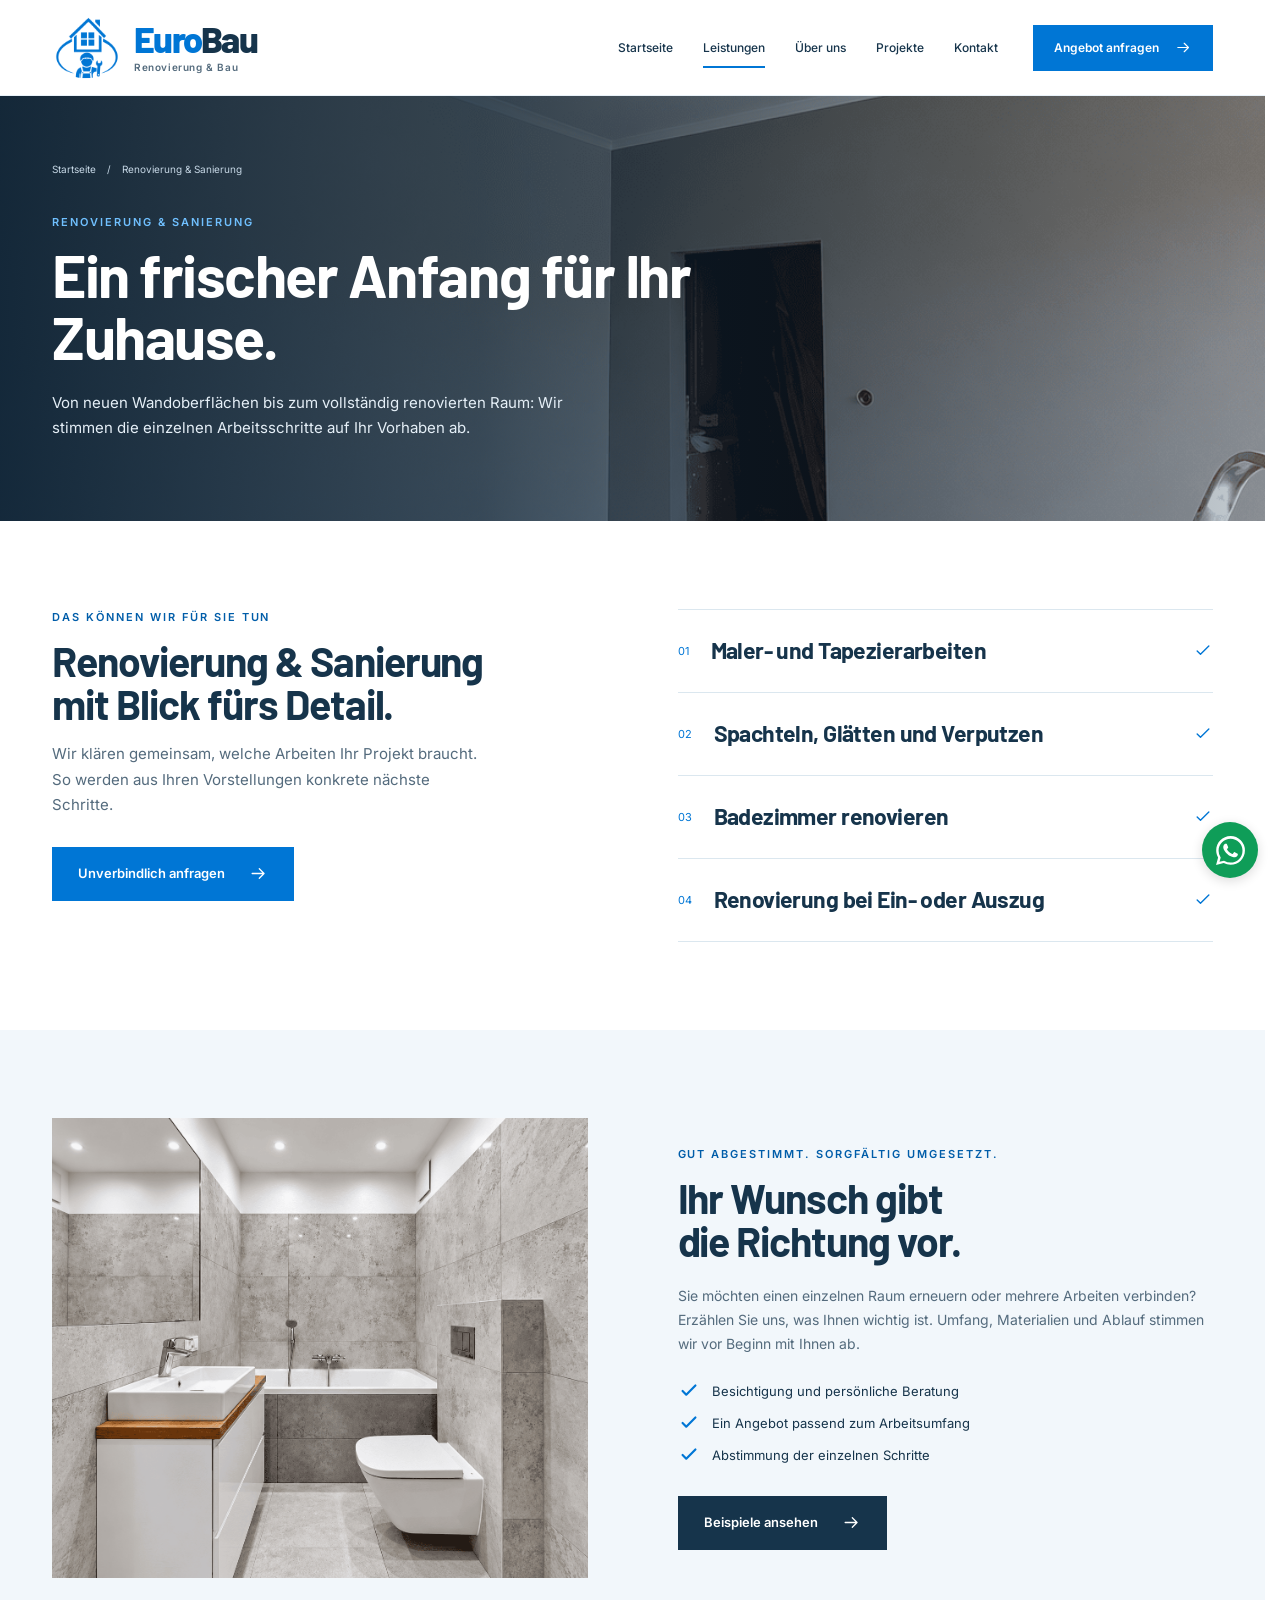
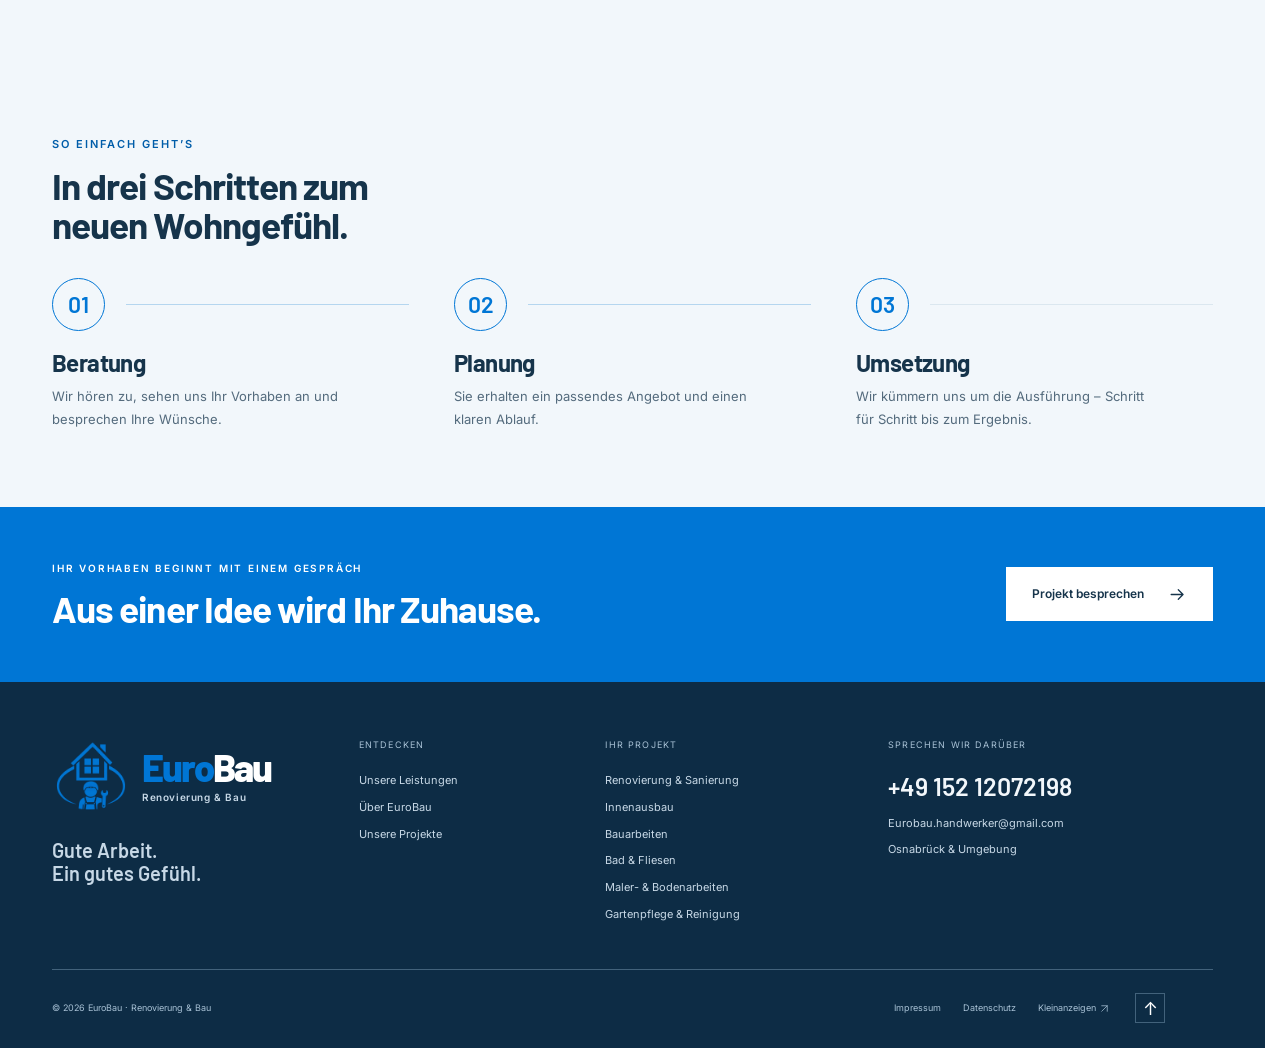
<file: renovierung.html>
<!doctype html><html lang="de"><head><meta charset="utf-8"><meta name="viewport" content="width=device-width,initial-scale=1"><title>Renovierung &amp; Sanierung in Osnabrück | EuroBau</title><meta name="description" content="Von neuen Wandoberflächen bis zum vollständig renovierten Raum: Wir stimmen die einzelnen Arbeitsschritte auf Ihr Vorhaben ab."><meta name="theme-color" content="#0076d5"><meta name="robots" content="noindex,nofollow"><link rel="canonical" href="https://eurobud-renovierung.drym1.chatgpt.site/renovierung.html"><meta property="og:title" content="Renovierung &amp; Sanierung in Osnabrück | EuroBau"><meta property="og:description" content="Von neuen Wandoberflächen bis zum vollständig renovierten Raum: Wir stimmen die einzelnen Arbeitsschritte auf Ihr Vorhaben ab."><meta property="og:type" content="website"><meta property="og:locale" content="de_DE"><meta property="og:image" content="https://eurobud-renovierung.drym1.chatgpt.site/assets/projekte-neu/wohnen-essen.png"><link rel="icon" href="assets/hausmeister-logo.png" type="image/png"><link rel="preload" href="assets/hausmeister-logo.png" as="image" type="image/png"><link rel="preload" href="assets/barlow-700.woff2" as="font" type="font/woff2" crossorigin><link rel="preload" href="assets/barlow-800.woff2" as="font" type="font/woff2" crossorigin><link rel="preload" href="assets/inter-500.woff2" as="font" type="font/woff2" crossorigin><link rel="preload" href="assets/inter-600.woff2" as="font" type="font/woff2" crossorigin><link rel="stylesheet" href="assets/fonts.css"><link rel="stylesheet" href="assets/style.css?v=20261025-mobile-menu-fixed"><link rel="stylesheet" href="assets/sections.css"><link rel="stylesheet" href="assets/motion.css"><script src="assets/app.js" defer></script><script src="assets/motion.js" defer></script></head><body id="top"><a class="skip-link" href="#inhalt">Zum Inhalt springen</a>
    <header class="header"><div class="container header-inner">
    <a class="brand brand-signature" href="index.html" aria-label="EuroBau – zur Startseite"><img class="brand-logo" src="assets/hausmeister-logo.png" fetchpriority="high" decoding="sync" width="1254" height="1254" alt="" aria-hidden="true"><span class="brand-copy" aria-hidden="true"><span class="brand-name"><span class="brand-euro">Euro</span><span class="brand-bau">Bau</span></span><span class="brand-tagline">Renovierung &amp; Bau</span></span></a>
    <nav class="desktop-nav" aria-label="Hauptnavigation"><a href="index.html" >Startseite</a><a href="leistungen.html" aria-current="page">Leistungen</a><a href="ueber-uns.html" >Über uns</a><a href="projekte.html" >Projekte</a><a href="kontakt.html" >Kontakt</a></nav>
    <a class="button header-cta" href="kontakt.html">Angebot anfragen<svg class="icon " viewBox="0 0 24 24" fill="none" stroke="currentColor" stroke-width="1.65" stroke-linecap="round" stroke-linejoin="round" aria-hidden="true"><path d="M4 12h15m-6-6 6 6-6 6"/></svg></a>
    <button class="menu-toggle" type="button" aria-expanded="false" aria-controls="mobile-nav" aria-label="Menü öffnen"><span></span><span></span></button>
    </div><nav id="mobile-nav" class="mobile-nav" aria-label="Mobile Navigation" hidden><div class="container"><a href="index.html" >Startseite</a><a href="leistungen.html" aria-current="page">Leistungen</a><a href="ueber-uns.html" >Über uns</a><a href="projekte.html" >Projekte</a><a href="kontakt.html" >Kontakt</a><a class="button " href="kontakt.html">Projekt besprechen<svg class="icon " viewBox="0 0 24 24" fill="none" stroke="currentColor" stroke-width="1.65" stroke-linecap="round" stroke-linejoin="round" aria-hidden="true"><path d="M4 12h15m-6-6 6 6-6 6"/></svg></a>
    <a class="mobile-phone" href="tel:+4915212072198"><svg class="icon " viewBox="0 0 24 24" fill="none" stroke="currentColor" stroke-width="1.65" stroke-linecap="round" stroke-linejoin="round" aria-hidden="true"><path d="m8 3 3 5-3 3c1.4 2.9 2.8 4.3 5.8 5.8l3-3 4.2 3c.8.6.9 1.4.5 2.3-1.6 3.6-6.6 3.2-11.7-.3C4.5 15.2 1 8.8 3.7 4.1 4.5 2.6 6.8 2.2 8 3Z"/></svg>+49 152 12072198</a></div></nav></header><main id="inhalt"><section class="subhero "><div class="subhero-image"><img src="assets/projekte-neu/renovierung.png" alt="Wände während der Renovierung eines Wohnraums" fetchpriority="high" width="1600" height="1000"></div><div class="container"><div class="subhero-copy"><div class="breadcrumb"><a href="index.html">Startseite</a><span>/</span><span>Renovierung & Sanierung</span></div><p class="eyebrow">Renovierung & Sanierung</p><h1>Ein frischer Anfang für Ihr Zuhause.</h1><p>Von neuen Wandoberflächen bis zum vollständig renovierten Raum: Wir stimmen die einzelnen Arbeitsschritte auf Ihr Vorhaben ab.</p></div></div></section><section class="section"><div class="container detail-grid"><div data-reveal><p class="eyebrow">Das können wir für Sie tun</p><h2>Renovierung & Sanierung<br>mit Blick fürs Detail.</h2><p class="section-intro">Wir klären gemeinsam, welche Arbeiten Ihr Projekt braucht. So werden aus Ihren Vorstellungen konkrete nächste Schritte.</p><a class="button " href="kontakt.html?leistung=renovierung">Unverbindlich anfragen<svg class="icon " viewBox="0 0 24 24" fill="none" stroke="currentColor" stroke-width="1.65" stroke-linecap="round" stroke-linejoin="round" aria-hidden="true"><path d="M4 12h15m-6-6 6 6-6 6"/></svg></a></div><div class="service-list"><div><span>01</span><h3>Maler- und Tapezierarbeiten</h3><svg class="icon " viewBox="0 0 24 24" fill="none" stroke="currentColor" stroke-width="1.65" stroke-linecap="round" stroke-linejoin="round" aria-hidden="true"><path d="m5 12 4 4L19 6"/></svg></div><div><span>02</span><h3>Spachteln, Glätten und Verputzen</h3><svg class="icon " viewBox="0 0 24 24" fill="none" stroke="currentColor" stroke-width="1.65" stroke-linecap="round" stroke-linejoin="round" aria-hidden="true"><path d="m5 12 4 4L19 6"/></svg></div><div><span>03</span><h3>Badezimmer renovieren</h3><svg class="icon " viewBox="0 0 24 24" fill="none" stroke="currentColor" stroke-width="1.65" stroke-linecap="round" stroke-linejoin="round" aria-hidden="true"><path d="m5 12 4 4L19 6"/></svg></div><div><span>04</span><h3>Renovierung bei Ein- oder Auszug</h3><svg class="icon " viewBox="0 0 24 24" fill="none" stroke="currentColor" stroke-width="1.65" stroke-linecap="round" stroke-linejoin="round" aria-hidden="true"><path d="m5 12 4 4L19 6"/></svg></div></div></div></section><section class="section soft-section"><div class="container detail-grid photo-detail"><img src="assets/projekte-neu/bad.png" width="960" height="700" loading="lazy" alt="Arbeitsbeispiel von EuroBau"><div><p class="eyebrow">Gut abgestimmt. Sorgfältig umgesetzt.</p><h2>Ihr Wunsch gibt<br>die Richtung vor.</h2><p>Sie möchten einen einzelnen Raum erneuern oder mehrere Arbeiten verbinden? Erzählen Sie uns, was Ihnen wichtig ist. Umfang, Materialien und Ablauf stimmen wir vor Beginn mit Ihnen ab.</p><ul class="check-list"><li><svg class="icon " viewBox="0 0 24 24" fill="none" stroke="currentColor" stroke-width="1.65" stroke-linecap="round" stroke-linejoin="round" aria-hidden="true"><path d="m5 12 4 4L19 6"/></svg>Besichtigung und persönliche Beratung</li><li><svg class="icon " viewBox="0 0 24 24" fill="none" stroke="currentColor" stroke-width="1.65" stroke-linecap="round" stroke-linejoin="round" aria-hidden="true"><path d="m5 12 4 4L19 6"/></svg>Ein Angebot passend zum Arbeitsumfang</li><li><svg class="icon " viewBox="0 0 24 24" fill="none" stroke="currentColor" stroke-width="1.65" stroke-linecap="round" stroke-linejoin="round" aria-hidden="true"><path d="m5 12 4 4L19 6"/></svg>Abstimmung der einzelnen Schritte</li></ul><a class="button button-dark" href="projekte.html">Beispiele ansehen<svg class="icon " viewBox="0 0 24 24" fill="none" stroke="currentColor" stroke-width="1.65" stroke-linecap="round" stroke-linejoin="round" aria-hidden="true"><path d="M4 12h15m-6-6 6 6-6 6"/></svg></a></div></div></section><section class="section process-section"><div class="container"><div class="section-heading"><div><p class="eyebrow">So einfach geht’s</p><h2>In drei Schritten zum<br class="desktop-br"> neuen Wohngefühl.</h2></div></div><div class="process-grid"><div class="process-step" data-reveal><div class="step-top"><span>01</span><i></i></div><h3>Beratung</h3><p>Wir hören zu, sehen uns Ihr Vorhaben an und besprechen Ihre Wünsche.</p></div><div class="process-step" data-reveal><div class="step-top"><span>02</span><i></i></div><h3>Planung</h3><p>Sie erhalten ein passendes Angebot und einen klaren Ablauf.</p></div><div class="process-step" data-reveal><div class="step-top"><span>03</span><i></i></div><h3>Umsetzung</h3><p>Wir kümmern uns um die Ausführung – Schritt für Schritt bis zum Ergebnis.</p></div></div></div></section><section class="cta-section"><div class="container cta-inner"><div><p class="eyebrow">Ihr Vorhaben beginnt mit einem Gespräch</p><h2>Aus einer Idee wird Ihr Zuhause.</h2></div><a class="button button-white" href="kontakt.html">Projekt besprechen<svg class="icon " viewBox="0 0 24 24" fill="none" stroke="currentColor" stroke-width="1.65" stroke-linecap="round" stroke-linejoin="round" aria-hidden="true"><path d="M4 12h15m-6-6 6 6-6 6"/></svg></a></div></section></main><footer class="footer"><div class="container footer-top"><div class="footer-brand"><a class="brand-signature" href="index.html" aria-label="EuroBau Startseite"><img class="brand-logo" src="assets/hausmeister-logo.png" width="1254" height="1254" alt="" aria-hidden="true"><span class="brand-copy" aria-hidden="true"><span class="brand-name"><span class="brand-euro">Euro</span><span class="brand-bau">Bau</span></span><span class="brand-tagline">Renovierung &amp; Bau</span></span></a><p>Gute Arbeit.<br>Ein gutes Gefühl.</p></div>
    <div><span class="footer-label">Entdecken</span><a href="leistungen.html">Unsere Leistungen</a><a href="ueber-uns.html">Über EuroBau</a><a href="projekte.html">Unsere Projekte</a></div>
    <div><span class="footer-label">Ihr Projekt</span><a href="renovierung.html">Renovierung & Sanierung</a><a href="innenausbau.html">Innenausbau</a><a href="bauarbeiten.html">Bauarbeiten</a><a href="bad-fliesen.html">Bad & Fliesen</a><a href="maler-boden.html">Maler- & Bodenarbeiten</a><a href="gartenpflege.html">Gartenpflege & Reinigung</a></div>
    <div><span class="footer-label">Sprechen wir darüber</span><a class="footer-phone" href="tel:+4915212072198">+49 152 12072198</a><a href="mailto:Eurobau.handwerker@gmail.com">Eurobau.handwerker@gmail.com</a><span>Osnabrück & Umgebung</span></div></div>
    <div class="container footer-bottom"><span>© 2026 EuroBau · Renovierung & Bau</span><div><a href="impressum.html">Impressum</a><a href="datenschutz.html">Datenschutz</a><a href="https://www.kleinanzeigen.de/pro/Euro-bud" target="_blank" rel="noopener noreferrer">Kleinanzeigen <svg class="icon " viewBox="0 0 24 24" fill="none" stroke="currentColor" stroke-width="1.65" stroke-linecap="round" stroke-linejoin="round" aria-hidden="true"><path d="M6 18 18 6M6 6h12v12"/></svg></a></div><a class="back-top" href="#top" aria-label="Nach oben">↑</a></div></footer><a class="whatsapp-float" href="https://wa.me/4917640713493" target="_blank" rel="noopener noreferrer" aria-label="EuroBau über WhatsApp kontaktieren"><span class="whatsapp-tooltip" aria-hidden="true">WhatsApp</span><img class="whatsapp-icon-image" src="assets/whatsapp-icon.svg" width="32" height="32" alt=""></a></body></html>
</file>
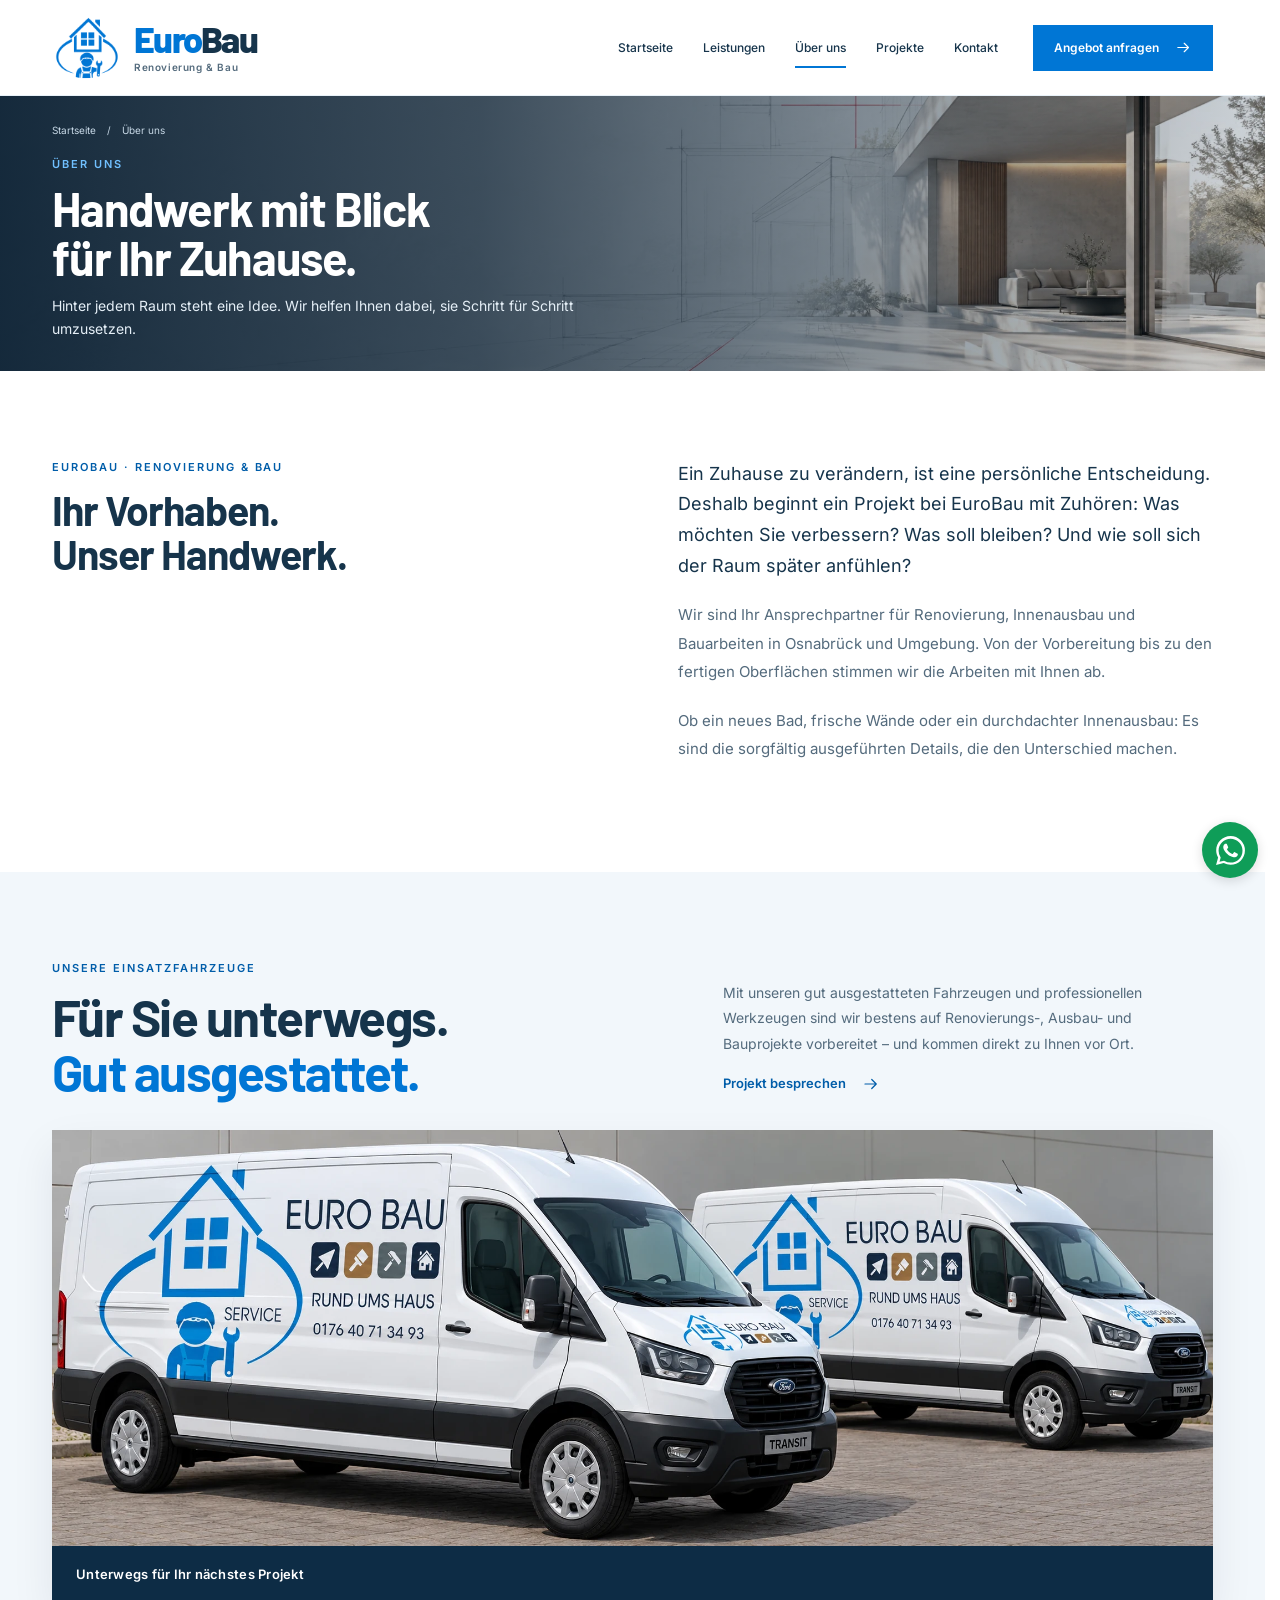
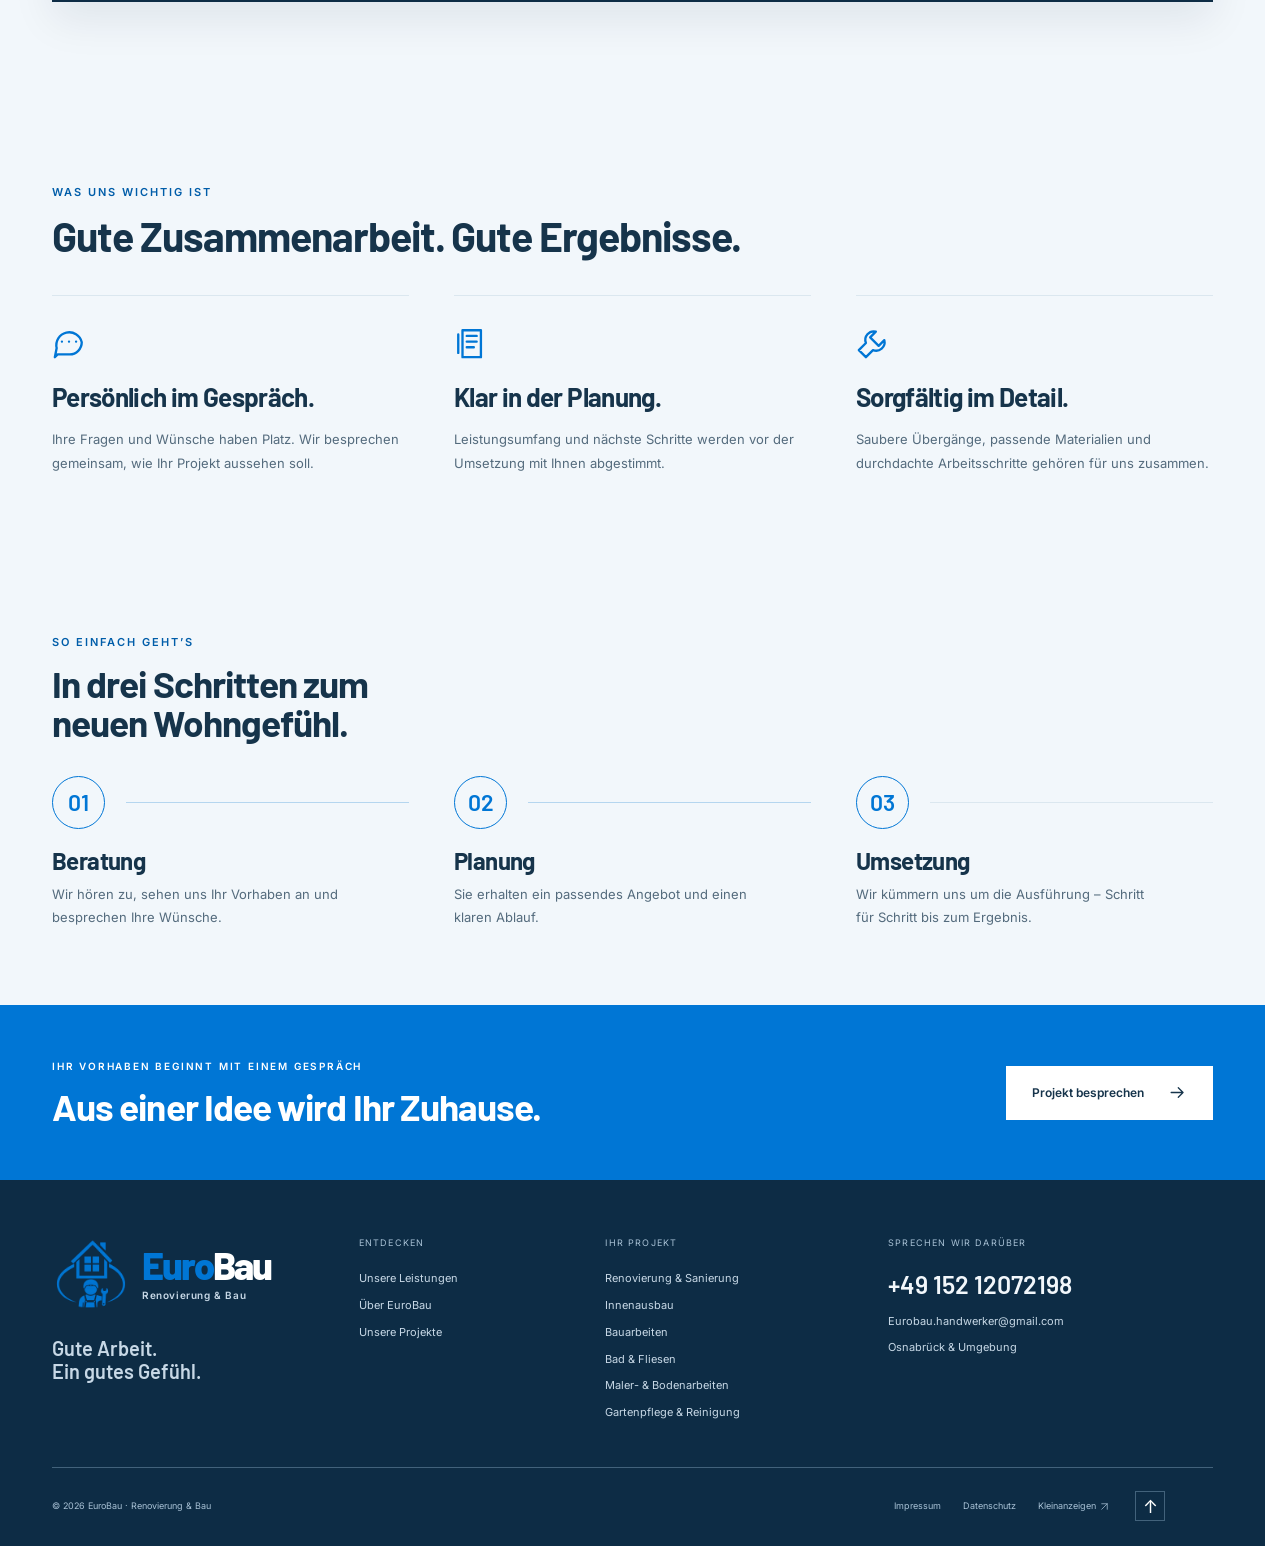
<file: ueber-uns.html>
<!doctype html><html lang="de"><head><meta charset="utf-8"><meta name="viewport" content="width=device-width,initial-scale=1"><title>Über EuroBau | EuroBau</title><meta name="description" content="Lernen Sie EuroBau kennen. Ihr Ansprechpartner für Renovierung, Innenausbau und Bauarbeiten in Osnabrück und Umgebung."><meta name="theme-color" content="#0076d5"><meta name="robots" content="noindex,nofollow"><link rel="canonical" href="https://eurobud-renovierung.drym1.chatgpt.site/ueber-uns.html"><meta property="og:title" content="Über EuroBau | EuroBau"><meta property="og:description" content="Lernen Sie EuroBau kennen. Ihr Ansprechpartner für Renovierung, Innenausbau und Bauarbeiten in Osnabrück und Umgebung."><meta property="og:type" content="website"><meta property="og:locale" content="de_DE"><meta property="og:image" content="https://eurobud-renovierung.drym1.chatgpt.site/assets/projekte-neu/wohnen-essen.png"><link rel="icon" href="assets/hausmeister-logo.png" type="image/png"><link rel="preload" href="assets/hausmeister-logo.png" as="image" type="image/png"><link rel="preload" href="assets/barlow-700.woff2" as="font" type="font/woff2" crossorigin><link rel="preload" href="assets/barlow-800.woff2" as="font" type="font/woff2" crossorigin><link rel="preload" href="assets/inter-500.woff2" as="font" type="font/woff2" crossorigin><link rel="preload" href="assets/inter-600.woff2" as="font" type="font/woff2" crossorigin><link rel="stylesheet" href="assets/fonts.css"><link rel="stylesheet" href="assets/style.css?v=20261025-mobile-menu-fixed"><link rel="stylesheet" href="assets/sections.css"><link rel="stylesheet" href="assets/motion.css"><link rel="stylesheet" href="assets/inner-hero-compact.css"><script src="assets/app.js" defer></script><script src="assets/motion.js" defer></script><link rel="stylesheet" href="assets/fleet.css"></head><body id="top"><a class="skip-link" href="#inhalt">Zum Inhalt springen</a>
    <header class="header"><div class="container header-inner">
    <a class="brand brand-signature" href="index.html" aria-label="EuroBau – zur Startseite"><img class="brand-logo" src="assets/hausmeister-logo.png" fetchpriority="high" decoding="sync" width="1254" height="1254" alt="" aria-hidden="true"><span class="brand-copy" aria-hidden="true"><span class="brand-name"><span class="brand-euro">Euro</span><span class="brand-bau">Bau</span></span><span class="brand-tagline">Renovierung &amp; Bau</span></span></a>
    <nav class="desktop-nav" aria-label="Hauptnavigation"><a href="index.html" >Startseite</a><a href="leistungen.html" >Leistungen</a><a href="ueber-uns.html" aria-current="page">Über uns</a><a href="projekte.html" >Projekte</a><a href="kontakt.html" >Kontakt</a></nav>
    <a class="button header-cta" href="kontakt.html">Angebot anfragen<svg class="icon " viewBox="0 0 24 24" fill="none" stroke="currentColor" stroke-width="1.65" stroke-linecap="round" stroke-linejoin="round" aria-hidden="true"><path d="M4 12h15m-6-6 6 6-6 6"/></svg></a>
    <button class="menu-toggle" type="button" aria-expanded="false" aria-controls="mobile-nav" aria-label="Menü öffnen"><span></span><span></span></button>
    </div><nav id="mobile-nav" class="mobile-nav" aria-label="Mobile Navigation" hidden><div class="container"><a href="index.html" >Startseite</a><a href="leistungen.html" >Leistungen</a><a href="ueber-uns.html" aria-current="page">Über uns</a><a href="projekte.html" >Projekte</a><a href="kontakt.html" >Kontakt</a><a class="button " href="kontakt.html">Projekt besprechen<svg class="icon " viewBox="0 0 24 24" fill="none" stroke="currentColor" stroke-width="1.65" stroke-linecap="round" stroke-linejoin="round" aria-hidden="true"><path d="M4 12h15m-6-6 6 6-6 6"/></svg></a>
    <a class="mobile-phone" href="tel:+4915212072198"><svg class="icon " viewBox="0 0 24 24" fill="none" stroke="currentColor" stroke-width="1.65" stroke-linecap="round" stroke-linejoin="round" aria-hidden="true"><path d="m8 3 3 5-3 3c1.4 2.9 2.8 4.3 5.8 5.8l3-3 4.2 3c.8.6.9 1.4.5 2.3-1.6 3.6-6.6 3.2-11.7-.3C4.5 15.2 1 8.8 3.7 4.1 4.5 2.6 6.8 2.2 8 3Z"/></svg>+49 152 12072198</a></div></nav></header><main id="inhalt"><section class="subhero subhero-compact"><div class="subhero-image"><img src="assets/hero-ueber-uns.webp" alt="Moderner heller Wohnraum als Hero-Bild von EuroBau" fetchpriority="high" width="1600" height="1000"></div><div class="container"><div class="subhero-copy"><div class="breadcrumb"><a href="index.html">Startseite</a><span>/</span><span>Über uns</span></div><p class="eyebrow">Über uns</p><h1>Handwerk mit Blick<br>für Ihr Zuhause.</h1><p>Hinter jedem Raum steht eine Idee. Wir helfen Ihnen dabei, sie Schritt für Schritt umzusetzen.</p></div></div></section><section class="section"><div class="container detail-grid"><div><p class="eyebrow">EuroBau · Renovierung & Bau</p><h2>Ihr Vorhaben.<br>Unser Handwerk.</h2></div><div class="prose"><p>Ein Zuhause zu verändern, ist eine persönliche Entscheidung. Deshalb beginnt ein Projekt bei EuroBau mit Zuhören: Was möchten Sie verbessern? Was soll bleiben? Und wie soll sich der Raum später anfühlen?</p><p>Wir sind Ihr Ansprechpartner für Renovierung, Innenausbau und Bauarbeiten in Osnabrück und Umgebung. Von der Vorbereitung bis zu den fertigen Oberflächen stimmen wir die Arbeiten mit Ihnen ab.</p><p>Ob ein neues Bad, frische Wände oder ein durchdachter Innenausbau: Es sind die sorgfältig ausgeführten Details, die den Unterschied machen.</p></div></div></section>
<section class="fleet-section" id="unsere-fahrzeuge" aria-labelledby="fleet-heading-about">
  <div class="container">
    <div class="fleet-heading">
      <div data-reveal><p class="eyebrow">Unsere Einsatzfahrzeuge</p><h2 id="fleet-heading-about">Für Sie unterwegs.<br><span>Gut ausgestattet.</span></h2></div>
      <div class="fleet-description" data-reveal><p>Mit unseren gut ausgestatteten Fahrzeugen und professionellen Werkzeugen sind wir bestens auf Renovierungs-, Ausbau- und Bauprojekte vorbereitet – und kommen direkt zu Ihnen vor Ort.</p><a class="text-link" href="kontakt.html">Projekt besprechen <svg class="icon" viewBox="0 0 24 24" fill="none" stroke="currentColor" stroke-width="1.65" stroke-linecap="round" stroke-linejoin="round" aria-hidden="true"><path d="M4 12h15m-6-6 6 6-6 6"/></svg></a></div>
    </div>
    <figure class="fleet-figure" data-reveal>
      <img src="assets/eurobau-einsatzfahrzeuge.webp" width="2094" height="751" loading="lazy" decoding="async" alt="EuroBau-Einsatzfahrzeuge mit Firmenbeschriftung vor Ort">
      <figcaption class="fleet-figcaption"><strong>Unterwegs für Ihr nächstes Projekt</strong></figcaption>
    </figure>
  </div>
</section>
<section class="section soft-section"><div class="container"><div class="section-heading"><div><p class="eyebrow">Was uns wichtig ist</p><h2>Gute Zusammenarbeit. Gute Ergebnisse.</h2></div></div><div class="values-grid"><article><svg class="icon " viewBox="0 0 24 24" fill="none" stroke="currentColor" stroke-width="1.65" stroke-linecap="round" stroke-linejoin="round" aria-hidden="true"><path d="M21 11.5a8.5 8.5 0 0 1-8.5 8.5H4l-2 2 1.3-6.4A8.5 8.5 0 1 1 21 11.5Z"/><path d="M7 11h.01M12 11h.01M17 11h.01"/></svg><h3>Persönlich im Gespräch.</h3><p>Ihre Fragen und Wünsche haben Platz. Wir besprechen gemeinsam, wie Ihr Projekt aussehen soll.</p></article><article><svg class="icon " viewBox="0 0 24 24" fill="none" stroke="currentColor" stroke-width="1.65" stroke-linecap="round" stroke-linejoin="round" aria-hidden="true"><path d="M6 3h13v19H6zM3 6v13M9 7h7M9 11h7M9 15h5"/></svg><h3>Klar in der Planung.</h3><p>Leistungsumfang und nächste Schritte werden vor der Umsetzung mit Ihnen abgestimmt.</p></article><article><svg class="icon " viewBox="0 0 24 24" fill="none" stroke="currentColor" stroke-width="1.65" stroke-linecap="round" stroke-linejoin="round" aria-hidden="true"><path d="M14 4a6 6 0 0 0-7 8L2 17l5 5 5-5a6 6 0 0 0 8-7l-4 4-6-6 4-4Z"/></svg><h3>Sorgfältig im Detail.</h3><p>Saubere Übergänge, passende Materialien und durchdachte Arbeitsschritte gehören für uns zusammen.</p></article></div></div></section><section class="section process-section"><div class="container"><div class="section-heading"><div><p class="eyebrow">So einfach geht’s</p><h2>In drei Schritten zum<br class="desktop-br"> neuen Wohngefühl.</h2></div></div><div class="process-grid"><div class="process-step" data-reveal><div class="step-top"><span>01</span><i></i></div><h3>Beratung</h3><p>Wir hören zu, sehen uns Ihr Vorhaben an und besprechen Ihre Wünsche.</p></div><div class="process-step" data-reveal><div class="step-top"><span>02</span><i></i></div><h3>Planung</h3><p>Sie erhalten ein passendes Angebot und einen klaren Ablauf.</p></div><div class="process-step" data-reveal><div class="step-top"><span>03</span><i></i></div><h3>Umsetzung</h3><p>Wir kümmern uns um die Ausführung – Schritt für Schritt bis zum Ergebnis.</p></div></div></div></section><section class="cta-section"><div class="container cta-inner"><div><p class="eyebrow">Ihr Vorhaben beginnt mit einem Gespräch</p><h2>Aus einer Idee wird Ihr Zuhause.</h2></div><a class="button button-white" href="kontakt.html">Projekt besprechen<svg class="icon " viewBox="0 0 24 24" fill="none" stroke="currentColor" stroke-width="1.65" stroke-linecap="round" stroke-linejoin="round" aria-hidden="true"><path d="M4 12h15m-6-6 6 6-6 6"/></svg></a></div></section></main><footer class="footer"><div class="container footer-top"><div class="footer-brand"><a class="brand-signature" href="index.html" aria-label="EuroBau Startseite"><img class="brand-logo" src="assets/hausmeister-logo.png" width="1254" height="1254" alt="" aria-hidden="true"><span class="brand-copy" aria-hidden="true"><span class="brand-name"><span class="brand-euro">Euro</span><span class="brand-bau">Bau</span></span><span class="brand-tagline">Renovierung &amp; Bau</span></span></a><p>Gute Arbeit.<br>Ein gutes Gefühl.</p></div>
    <div><span class="footer-label">Entdecken</span><a href="leistungen.html">Unsere Leistungen</a><a href="ueber-uns.html">Über EuroBau</a><a href="projekte.html">Unsere Projekte</a></div>
    <div><span class="footer-label">Ihr Projekt</span><a href="renovierung.html">Renovierung & Sanierung</a><a href="innenausbau.html">Innenausbau</a><a href="bauarbeiten.html">Bauarbeiten</a><a href="bad-fliesen.html">Bad & Fliesen</a><a href="maler-boden.html">Maler- & Bodenarbeiten</a><a href="gartenpflege.html">Gartenpflege & Reinigung</a></div>
    <div><span class="footer-label">Sprechen wir darüber</span><a class="footer-phone" href="tel:+4915212072198">+49 152 12072198</a><a href="mailto:Eurobau.handwerker@gmail.com">Eurobau.handwerker@gmail.com</a><span>Osnabrück & Umgebung</span></div></div>
    <div class="container footer-bottom"><span>© 2026 EuroBau · Renovierung & Bau</span><div><a href="impressum.html">Impressum</a><a href="datenschutz.html">Datenschutz</a><a href="https://www.kleinanzeigen.de/pro/Euro-bud" target="_blank" rel="noopener noreferrer">Kleinanzeigen <svg class="icon " viewBox="0 0 24 24" fill="none" stroke="currentColor" stroke-width="1.65" stroke-linecap="round" stroke-linejoin="round" aria-hidden="true"><path d="M6 18 18 6M6 6h12v12"/></svg></a></div><a class="back-top" href="#top" aria-label="Nach oben">↑</a></div></footer><a class="whatsapp-float" href="https://wa.me/4917640713493" target="_blank" rel="noopener noreferrer" aria-label="EuroBau über WhatsApp kontaktieren"><span class="whatsapp-tooltip" aria-hidden="true">WhatsApp</span><img class="whatsapp-icon-image" src="assets/whatsapp-icon.svg" width="32" height="32" alt=""></a></body></html>
</file>
<file: assets/fonts.css>
@font-face {
  font-family: 'Barlow';
  font-style: normal;
  font-weight: 600;
  font-display: swap;
  src: url(barlow-600.woff2) format('woff2'),
       url(barlow-600.ttf) format('truetype');
}
@font-face {
  font-family: 'Barlow';
  font-style: normal;
  font-weight: 700;
  font-display: swap;
  src: url(barlow-700.woff2) format('woff2'),
       url(barlow-700.ttf) format('truetype');
}
@font-face {
  font-family: 'Barlow';
  font-style: normal;
  font-weight: 800;
  font-display: swap;
  src: url(barlow-800.woff2) format('woff2'),
       url(barlow-800.ttf) format('truetype');
}
@font-face {
  font-family: 'Inter';
  font-style: normal;
  font-weight: 400;
  font-display: swap;
  src: url(inter-400.woff2) format('woff2'),
       url(inter-400.ttf) format('truetype');
}
@font-face {
  font-family: 'Inter';
  font-style: normal;
  font-weight: 500;
  font-display: swap;
  src: url(inter-500.woff2) format('woff2'),
       url(inter-500.ttf) format('truetype');
}
@font-face {
  font-family: 'Inter';
  font-style: normal;
  font-weight: 600;
  font-display: swap;
  src: url(inter-600.woff2) format('woff2'),
       url(inter-600.ttf) format('truetype');
}
</file>
<file: assets/style.css>
@font-face { font-family: 'EuroBau Stable Heading'; font-style: normal; font-weight: 800; font-display: block; src: url([data-uri]) format('woff2'); }
@font-face { font-family: 'EuroBau Stable Navigation'; font-style: normal; font-weight: 500; font-display: block; src: url([data-uri]) format('woff2'); }
@font-face { font-family: 'EuroBau Stable Navigation'; font-style: normal; font-weight: 600; font-display: block; src: url([data-uri]) format('woff2'); }
:root{--brand:#0076d5;--brand-dark:#005da9;--brand-light:#70c0ff;--navy:#0d2c45;--ink:#16344b;--muted:#546b7d;--line:#dbe7ef;--cream:#f2f7fb;--white:#fff;--body:'Inter',Arial,sans-serif;--heading:'Barlow',Arial,sans-serif;--max:1240px;--header:96px}
*{box-sizing:border-box}html{scroll-behavior:auto;scroll-padding-top:110px;overflow-y:scroll;scrollbar-gutter:stable}body{margin:0;background:var(--white);color:var(--ink);font-family:var(--body);font-size:15px;line-height:1.7;-webkit-font-smoothing:antialiased}body.menu-open,body.modal-open{overflow:hidden}a{color:inherit;text-decoration:none}button,input,textarea,select{font:inherit}button,a,input,select,textarea{-webkit-tap-highlight-color:transparent}button{cursor:pointer}button:disabled{cursor:default}button{color:inherit}img{max-width:100%;display:block}h1,h2,h3,p{margin:0}h1,h2,h3{font-family:var(--heading);line-height:1.06;font-weight:700;letter-spacing:-.025em}h1{font-size:clamp(48px,5.4vw,78px)}h2{font-size:clamp(34px,3.2vw,48px)}h3{font-size:26px}p{color:var(--muted)}::selection{background:var(--brand);color:white}:focus-visible{outline:3px solid var(--brand);outline-offset:5px}[hidden]{display:none!important}.container{width:min(var(--max),calc(100% - 104px));margin-inline:auto}.section{padding:88px 0}.soft-section{background:var(--cream)}.narrow{max-width:850px}.icon{width:23px;height:23px;flex:0 0 auto;vertical-align:middle}.eyebrow{text-transform:uppercase;font-weight:600;font-size:11px;letter-spacing:.18em;color:var(--brand);margin-bottom:13px;line-height:1.5}.button{display:inline-flex;justify-content:center;align-items:center;gap:24px;padding:16px 25px;background:var(--brand);border:1px solid var(--brand);color:white;font-size:13px;font-weight:600;line-height:1.5;min-height:54px;transition:background .2s,transform .2s,border-color .2s}.button .icon{width:19px;height:19px;transition:transform .2s}.button:hover{background:var(--brand-dark);border-color:var(--brand-dark);transform:translateY(-2px)}.button:hover .icon{transform:translateX(3px)}.button-dark{background:var(--ink);border-color:var(--ink)}.button-dark:hover{background:#214c6c;border-color:#214c6c}.button-white{background:white;border-color:white;color:var(--ink)}.button-white:hover{background:var(--cream);border-color:var(--cream)}.button-outline{border-color:#42627b;background:transparent;color:white}.button-outline:hover{background:white;border-color:white;color:var(--ink)}.text-link{display:inline-flex;align-items:center;gap:16px;font-size:13px;font-weight:600;line-height:1.5;color:var(--brand);white-space:nowrap}.text-link .icon{width:18px;height:18px;transition:transform .2s}.text-link:hover .icon{transform:translateX(5px)}.text-link:hover{text-decoration:underline;text-underline-offset:5px}.section-heading{display:flex;justify-content:space-between;align-items:flex-end;gap:30px;margin-bottom:38px}.section-heading>.text-link{margin-bottom:6px}.section-intro{font-size:15px;margin-top:16px;max-width:580px}.skip-link{position:fixed;top:-100px;left:24px;background:var(--brand);color:white;z-index:200;padding:14px 20px}.skip-link:focus{top:12px}.sr-only{position:absolute;width:1px;height:1px;margin:-1px;overflow:hidden;clip:rect(0,0,0,0);white-space:nowrap}
/* Navigation */
.header{height:var(--header);background:#fff;position:sticky;top:0;z-index:50;border-bottom:1px solid #e8f1f8}.header-inner{height:100%;display:flex;align-items:center;justify-content:space-between;gap:35px}.brand{display:block;flex:0 0 auto;width:149px;margin-left:-10px}.brand img{width:149px;height:73px}.desktop-nav{display:flex;align-items:center;gap:30px;margin-left:auto}.desktop-nav>a{font-size:12px;font-weight:500;position:relative;line-height:26px;padding:8px 0}.desktop-nav>a::after{content:'';position:absolute;height:2px;left:0;right:0;bottom:1px;background:var(--brand);transform:scaleX(0);transform-origin:left;transition:transform .2s}.desktop-nav>a:hover::after,.desktop-nav>a[aria-current]::after{transform:scaleX(1)}.header-cta{font-size:12px;min-height:46px;padding:12px 20px;gap:16px}.header-cta .icon{width:17px;height:17px}.menu-toggle{display:none;align-items:center;justify-content:center;position:relative;border:1px solid var(--line);background:transparent;width:46px;height:46px;flex:0 0 auto}.menu-toggle span{width:20px;height:2px;background:var(--ink);position:absolute;transition:transform .25s,opacity .25s}.menu-toggle span:first-child{transform:translateY(-4px)}.menu-toggle span:last-child{transform:translateY(4px)}.menu-toggle[aria-expanded=true] span:first-child{transform:rotate(45deg)}.menu-toggle[aria-expanded=true] span:last-child{transform:rotate(-45deg)}.mobile-nav{background:#fff;position:absolute;top:100%;left:0;width:100%;height:calc(100dvh - var(--header));overflow:auto;border-top:1px solid var(--line)}.mobile-nav .container{padding-block:22px 40px;display:grid}.mobile-nav a:not(.button){padding:15px 0;border-bottom:1px solid var(--line);font-family:var(--heading);font-size:25px;font-weight:600}.mobile-nav a[aria-current]{color:var(--brand)}.mobile-nav .button{margin-top:26px}.mobile-nav .mobile-phone{font-family:var(--body)!important;font-size:16px!important;display:flex;align-items:center;gap:15px;margin-top:10px}.mobile-nav:not([hidden]){animation:menu-in .28s ease-out}@keyframes menu-in{from{opacity:0;transform:translateY(-12px)}to{opacity:1;transform:translateY(0)}}
/* Hero */
.hero{height:620px;min-height:540px;max-height:calc(100svh - 110px);position:relative;isolation:isolate;overflow:hidden;background:var(--navy)}.hero-image{position:absolute;z-index:-3;inset:0;width:100%;height:100%;object-fit:cover;object-position:center 51%}.hero-shade{position:absolute;z-index:-2;inset:0;background:linear-gradient(90deg,rgba(8,30,49,.91) 0%,rgba(8,30,49,.78) 30%,rgba(8,30,49,.26) 64%,rgba(8,30,49,.02) 100%)}.hero-inner{height:100%;display:flex;align-items:center;position:relative}.hero-copy{padding-bottom:12px;max-width:700px}.hero .eyebrow{color:#f2f7fb;font-size:11px;letter-spacing:.19em;margin-bottom:22px}.hero h1{color:#fff;font-size:clamp(58px,6.4vw,92px);font-weight:700;line-height:1.01;letter-spacing:-.035em}.hero h1>span{color:var(--brand)}.hero-description{color:#e5eff7;font-size:17px;line-height:1.65;margin-top:24px}.hero-actions{display:flex;gap:28px;align-items:center;margin-top:32px}.hero-link{font-size:13px;display:inline-flex;align-items:center;gap:15px;color:white;border-bottom:1px solid #a8c1d5;padding:5px 0;transition:border-color .2s}.hero-link .icon{width:17px;height:17px}.hero-link:hover{border-color:var(--brand)}.hero-location{margin-top:41px;display:flex;align-items:center;gap:9px;color:#e5eff7;font-size:11px;letter-spacing:.04em}.hero-location .icon{width:16px;height:16px;stroke-width:1.5}.hero-scroll{position:absolute;bottom:31px;right:52px;color:#fff;display:flex;gap:17px;align-items:center;font-size:10px;text-transform:uppercase;letter-spacing:.13em}.hero-scroll span{border:1px solid rgba(198,216,230,.47);width:34px;height:42px;display:grid;place-items:center;font-size:20px}.benefits{border-bottom:1px solid var(--line);background:#fff}.benefits-grid{display:grid;grid-template-columns:repeat(3,1fr);padding:26px 0}.benefits-grid>div{display:flex;align-items:center;justify-content:center;gap:18px;min-height:32px;border-right:1px solid var(--line)}.benefits-grid>div:first-child{justify-content:flex-start}.benefits-grid>div:last-child{border:0;justify-content:flex-end}.benefits .icon{color:var(--brand);width:30px;height:30px}.benefits span{font-size:13px}
/* Services */
.service-grid{display:grid;grid-template-columns:repeat(3,minmax(0,1fr));gap:27px}.image-frame{display:block;position:relative;overflow:hidden;background:#e8f1f8}.service-card .image-frame{aspect-ratio:1.5}.image-frame>img{width:100%;height:100%;object-fit:cover;transition:transform .55s ease}.service-card:hover img,.project-card:hover img{transform:scale(1.045)}.service-card .image-arrow{position:absolute;bottom:0;right:0;display:grid;place-items:center;width:46px;height:46px;background:#fff;color:var(--brand);transition:background .2s,color .2s}.service-card:hover .image-arrow{background:var(--brand);color:white}.card-index{font-size:10px;letter-spacing:.1em;text-transform:uppercase;margin:23px 0 9px;color:var(--muted)}.service-card h3{font-size:27px;margin-bottom:10px;line-height:1.1}.service-card>p:not(.card-index){font-size:13px;color:var(--muted)}.service-card .text-link{margin-top:18px;font-size:12px}.about-section{background:var(--ink);color:white;padding:64px 0}.about-grid{display:grid;grid-template-columns:1.06fr 1fr;gap:78px;align-items:center}.about-process-panel{background:#09253c;border:1px solid rgba(255,255,255,.06);padding:18px 0;min-width:0}.about-process-item{display:grid;grid-template-columns:56px minmax(0,1fr);gap:24px;padding:26px 34px;align-items:start}.about-process-item+.about-process-item{border-top:1px solid rgba(255,255,255,.11)}.about-process-number{color:var(--brand);font-family:var(--heading);font-size:28px;font-weight:700;line-height:1;letter-spacing:-.02em}.about-process-content h3{font-size:20px;line-height:1.2;margin-bottom:10px;color:#fff}.about-process-content p{margin:0;max-width:560px;color:#c7d8e6;font-size:14px;line-height:1.75}.about-copy{max-width:440px}.about-copy h2{font-size:clamp(42px,4vw,59px)}.about-copy>.eyebrow{color:var(--brand-light)}.about-copy>p:not(.eyebrow){color:#c7d8e6;margin-top:23px;line-height:1.8;font-size:14px}.check-list{padding:0;list-style:none;margin:24px 0 30px}.check-list li{display:flex;align-items:center;gap:12px;margin:10px 0;font-size:13px}.check-list .icon{color:var(--brand);width:22px;height:22px;stroke-width:2.4}.about-copy .button{font-size:12px;min-height:49px;padding:13px 20px}.process-section{background:var(--cream);padding:70px 0 76px}.process-section .section-heading{margin-bottom:34px}.process-section h2{font-size:37px}.process-grid{display:grid;grid-template-columns:repeat(3,1fr);gap:45px}.step-top{display:flex;align-items:center;gap:21px;margin-bottom:19px}.step-top span{border:1px solid var(--brand);color:var(--brand);border-radius:50%;display:grid;place-items:center;width:53px;height:53px;flex:0 0 auto;font-family:var(--heading);font-size:23px;font-weight:600}.step-top i{height:1px;display:block;flex:1;background:#b5d6ef}.process-step h3{font-size:24px;margin-bottom:10px}.process-step>p{font-size:13px;line-height:1.75;max-width:300px}.process-step:last-child .step-top i{background:var(--line)}
/* Projects */
.project-grid{display:grid;grid-template-columns:repeat(2,minmax(0,1fr));gap:33px 28px}.project-card{text-align:left;padding:0;border:0;background:transparent;width:100%;min-width:0}.project-card .image-frame{aspect-ratio:1.8}.project-card img{width:100%;height:100%;object-fit:cover;object-position:center}.project-card[data-gallery=fliesen] img{object-position:center 45%}.project-zoom{position:absolute;right:16px;top:16px;width:35px;height:35px;background:#fff;display:grid;place-items:center;opacity:0;transform:translateY(-5px);transition:opacity .2s,transform .2s}.project-card:hover .project-zoom,.project-card:focus-visible .project-zoom{opacity:1;transform:translateY(0)}.project-info{display:flex;justify-content:space-between;align-items:center;margin-top:15px;gap:12px}.project-category{display:block;font-size:9px;color:var(--muted);text-transform:uppercase;letter-spacing:.13em;margin-bottom:6px}.project-info strong{font-family:var(--heading);font-size:24px;line-height:1.1;font-weight:600;display:block}.project-info>.icon{width:20px;height:20px;stroke-width:1.4;transition:color .2s}.project-card:hover .project-info>.icon{color:var(--brand)}.project-filters{display:flex;flex-wrap:wrap;gap:8px;margin:0 0 35px}.project-filters button{padding:10px 20px;font-size:12px;background:transparent;border:1px solid var(--line);transition:color .2s,background .2s,border-color .2s}.project-filters button[aria-pressed=true]{background:var(--ink);border-color:var(--ink);color:white}.project-filters button:hover{border-color:var(--ink)}.project-source{font-size:11px;margin-top:34px}.project-source a{text-decoration:underline;text-underline-offset:3px}.project-source .icon{width:12px;height:12px}.lightbox{border:0;max-width:1080px;width:calc(100% - 80px);max-height:94dvh;padding:0;background:var(--ink);color:white;overflow:auto;box-shadow:0 20px 100px rgba(8,30,49,.4)}.lightbox::backdrop{background:rgba(8,30,49,.9);backdrop-filter:blur(6px)}.lightbox-close{position:absolute;right:15px;top:15px;border:0;background:white;width:42px;height:42px;display:grid;place-items:center;z-index:2}.lightbox-close:hover{background:var(--brand);color:white}.lightbox-image{width:100%;height:min(65dvh,670px);object-fit:contain;background:#09253c}.lightbox-caption{padding:22px 30px;display:flex;align-items:center;justify-content:space-between;gap:20px}.lightbox-title{font-size:28px}.lightbox-description{font-size:12px;color:#c7d8e6;margin-top:8px}.gallery-controls{display:flex;gap:15px;align-items:center;white-space:nowrap}.gallery-controls button{width:38px;height:38px;color:white;background:transparent;border:1px solid var(--muted);font-size:20px}.gallery-controls button:hover{background:var(--brand);border-color:var(--brand)}.gallery-count{font-size:12px;min-width:35px;text-align:center}
/* Contact */
.contact-section{background:var(--cream);padding:75px 0}.contact-grid{display:grid;grid-template-columns:.83fr 1.35fr;gap:80px}.contact-copy{border-right:1px solid var(--line);padding-right:45px}.brand-rule{display:block;width:46px;height:5px;background:var(--brand);margin-bottom:21px}.contact-copy .eyebrow{font-size:10px}.contact-copy h2{font-size:50px}.contact-copy>p:not(.eyebrow){margin-top:21px;font-size:14px;line-height:1.85}.contact-phone{display:flex;gap:15px;align-items:center;margin-top:31px;font-family:var(--heading);font-size:24px;font-weight:600}.contact-phone>.icon{color:var(--brand);width:28px;height:28px}.contact-phone small{display:block;font-family:var(--body);font-size:10px;color:var(--muted);font-weight:400;letter-spacing:.02em;margin-bottom:3px}.form-row{display:grid;grid-template-columns:repeat(2,minmax(0,1fr));gap:18px}.field{margin-bottom:17px;min-width:0}.field label{font-size:11px;font-weight:500;display:block;margin-bottom:7px}.field label>span{color:var(--brand)}.field input,.field textarea,.field select{width:100%;border:1px solid var(--line);background:#fff;padding:12px 13px;border-radius:0;font-size:12px;min-height:46px;color:var(--ink);transition:border-color .2s}.field input::placeholder,.field textarea::placeholder{color:var(--muted)}.field textarea{resize:vertical;min-height:100px;line-height:1.7}.field input:focus,.field textarea:focus,.field select:focus{outline:2px solid rgba(0,118,213,.18);outline-offset:0;border-color:var(--brand)}.checkbox{display:flex;align-items:flex-start;gap:10px;font-size:10px;line-height:1.7;cursor:pointer}.checkbox input{margin:2px 0 0;width:14px;height:14px;accent-color:var(--brand);flex:0 0 auto}.checkbox a{text-decoration:underline;text-underline-offset:3px}.form-bottom{display:flex;justify-content:space-between;align-items:center;gap:20px;margin-top:20px}.form-bottom .button{font-size:12px;min-height:50px;padding:13px 18px;gap:16px}.form-note{font-size:10px;color:var(--muted);line-height:1.8}.form-hint{font-size:10px;margin-top:15px;line-height:1.7;color:var(--muted)}.form-result{margin-top:22px;padding:20px;border:1px solid var(--line);background:#fff}.form-result h3{font-size:24px}.form-result>p{font-size:12px;margin:9px 0}.form-result-actions{display:flex;flex-wrap:wrap;gap:10px;margin-top:15px}.form-result-actions .button{font-size:11px;min-height:43px;padding:10px 13px;gap:8px}.copy-message{border:0;background:transparent;color:var(--brand);font-size:11px;text-decoration:underline;text-underline-offset:3px;padding:8px 0}.contact-page-grid{display:grid;grid-template-columns:.9fr 1.3fr;gap:85px;align-items:start}.contact-details>p:not(.eyebrow){margin:23px 0 28px;max-width:390px;font-size:14px}.contact-detail{display:flex;align-items:center;gap:18px;padding:22px 0;border-top:1px solid var(--line);font-size:12px;overflow-wrap:anywhere}.contact-detail>span{flex:1}.contact-detail>.icon{color:var(--brand);width:23px;height:23px}.contact-detail>.icon:last-child{width:17px;height:17px;color:var(--ink)}.contact-detail small{display:block;font-size:10px;color:var(--muted);margin-bottom:4px}.contact-detail strong{font-size:14px;font-weight:600;display:block}.contact-detail span>span{color:var(--muted);font-size:11px}.contact-details>.text-link{font-size:11px;margin-top:12px}.contact-form-panel{background:var(--cream);padding:36px}.contact-form-panel h2{font-size:33px;margin-bottom:30px}.faq-grid{display:grid;grid-template-columns:.85fr 1.4fr;gap:85px}.faq details{border-top:1px solid var(--line)}.faq details:last-child{border-bottom:1px solid var(--line)}.faq summary{display:flex;align-items:center;justify-content:space-between;gap:25px;cursor:pointer;font-family:var(--heading);font-size:21px;font-weight:600;list-style:none;padding:21px 0;line-height:1.25}.faq summary::-webkit-details-marker{display:none}.faq summary .icon{width:20px;height:20px;color:var(--brand);transition:transform .2s}.faq details[open] summary .icon{transform:rotate(45deg)}.faq details>p{font-size:13px;line-height:1.8;padding:0 35px 23px 0}
/* Interior pages */
.subhero{position:relative;background:var(--ink);color:white;overflow:hidden;isolation:isolate;min-height:425px;display:flex;align-items:center;padding:40px 0 55px}.subhero-image{position:absolute;inset:0;z-index:-2}.subhero-image img{width:100%;height:100%;object-fit:cover;object-position:center}.subhero::after{content:'';position:absolute;inset:0;z-index:-1;background:linear-gradient(90deg,rgba(8,30,49,.94),rgba(8,30,49,.77) 38%,rgba(8,30,49,.18))}.subhero-copy{max-width:680px}.subhero h1{font-size:clamp(46px,4.6vw,68px);line-height:1.05}.subhero-copy>p:last-child{color:#e5eff7;margin-top:22px;max-width:570px;font-size:15px}.subhero .eyebrow{color:var(--brand-light)}.breadcrumb{display:flex;align-items:center;gap:11px;font-size:10px;color:#c7d8e6;margin-bottom:36px}.breadcrumb a:hover{color:white}.detail-grid{display:grid;grid-template-columns:1fr 1fr;gap:90px;align-items:start}.detail-grid .button{margin-top:29px}.detail-grid .section-intro{max-width:430px}.service-list{border-top:1px solid var(--line)}.service-list>div{display:flex;align-items:center;gap:22px;min-height:83px;border-bottom:1px solid var(--line);padding:20px 0}.service-list h3{font-size:23px;line-height:1.2;flex:1}.service-list span{color:var(--brand);font-size:11px}.service-list .icon{color:var(--brand);width:20px;height:20px}.photo-detail{align-items:center}.photo-detail>img{width:100%;height:460px;object-fit:cover}.photo-detail p:not(.eyebrow){font-size:14px;margin-top:22px}.photo-detail .button{margin-top:0}.prose p{font-size:15px;line-height:1.9;margin-bottom:20px}.prose p:first-child{font-size:18px;color:var(--ink);line-height:1.7}.values-grid{display:grid;grid-template-columns:repeat(3,1fr);gap:45px}.values-grid article{border-top:1px solid var(--line);padding-top:30px}.values-grid .icon{color:var(--brand);width:34px;height:34px;margin-bottom:23px}.values-grid h3{font-size:26px;margin-bottom:16px}.values-grid p{font-size:13px;line-height:1.9}.cta-section{background:var(--brand);color:#fff;padding:54px 0}.cta-inner{display:flex;align-items:center;justify-content:space-between;gap:50px}.cta-inner .eyebrow{color:#fff;font-size:10px}.cta-inner h2{font-size:37px}.cta-inner .button{white-space:nowrap;font-size:12px}.legal h1{font-size:58px;margin-bottom:35px}.legal h2{font-size:28px;margin:34px 0 15px}.legal p{font-size:14px;margin-bottom:15px;line-height:1.9}.legal p a{color:var(--brand);overflow-wrap:anywhere}.legal-note{padding:20px 24px;background:var(--cream);border-left:3px solid var(--brand);font-size:13px;color:var(--muted);line-height:1.8;margin-bottom:35px}.legal>.container>.text-link{margin-top:15px}.not-found{min-height:65vh;display:flex;align-items:center;background:var(--cream)}.not-found p:not(.eyebrow){margin:25px 0}
/* Footer */
.footer{background:var(--navy);color:#f2f7fb}.footer-top{padding-top:55px;padding-bottom:45px;display:grid;grid-template-columns:1.15fr .9fr 1.05fr 1.35fr;gap:30px}.footer-brand img{filter:grayscale(1) brightness(0) invert(1);width:139px;margin-left:-10px;margin-top:-12px}.footer-brand p{font-family:var(--heading);font-size:20px;color:#c7d8e6;line-height:1.15;margin-top:16px}.footer-top>div:not(:first-child){display:flex;flex-direction:column;align-items:flex-start;gap:8px}.footer-label{font-size:9px;text-transform:uppercase;letter-spacing:.13em;color:#a8c1d5;display:block;margin-bottom:11px}.footer-top a:not(.footer-phone),.footer-top>div>span:not(.footer-label){font-size:11px;color:#c7d8e6;line-height:1.7;overflow-wrap:anywhere;max-width:100%}.footer-top a:hover{color:white}.footer-phone{font-family:var(--heading);font-size:25px;font-weight:600;line-height:1.25;margin-bottom:3px}.footer-bottom{border-top:1px solid #42627b;display:flex;align-items:center;justify-content:space-between;gap:25px;padding-top:23px;padding-bottom:25px;font-size:9px;color:#a8c1d5;line-height:1.7}.footer-bottom>div{display:flex;gap:22px;margin-left:auto;flex-wrap:wrap}.footer-bottom a:hover{color:white}.footer-bottom .icon{width:11px;height:11px}.back-top{height:30px;width:30px;display:grid;place-items:center;font-size:18px;border:1px solid #42627b;color:white}
/* Tablet */
@media(min-width:1600px){.hero{height:680px;max-height:720px}.hero h1{font-size:96px}}
@media(max-width:1100px){.container{width:calc(100% - 64px)}.header-inner{gap:20px}.desktop-nav{gap:21px}.header-cta{gap:10px;padding-inline:15px}.header-cta .icon{display:none}.hero{height:590px}.hero h1{font-size:76px}.about-grid{gap:48px}.about-process-item{padding:24px 28px;grid-template-columns:50px minmax(0,1fr);gap:20px}.about-process-content h3{font-size:19px}.contact-grid{gap:45px;grid-template-columns:.8fr 1.3fr}.contact-copy{padding-right:30px}.service-card h3{font-size:24px}.service-card>p:not(.card-index){font-size:12px}.contact-page-grid{gap:45px}.contact-form-panel{padding:28px}.form-bottom{flex-wrap:wrap}.form-bottom .button{margin-left:auto}.contact-page-grid .form-note{display:none}.detail-grid{gap:55px}.faq-grid{gap:50px}.footer-top{gap:22px}.footer-phone{font-size:22px}}
@media(max-width:900px){:root{--header:82px}.brand,.brand img{width:132px}.brand img{height:65px}.desktop-nav{gap:18px}.desktop-nav>a{font-size:11px}.header-cta{font-size:11px;min-height:43px}.header-inner{gap:20px}.hero{height:570px}.hero h1{font-size:69px}.hero-description{font-size:15px}.hero-scroll{right:32px}.section{padding:65px 0}.service-grid{gap:19px}.service-card h3{font-size:23px}.card-index{font-size:9px}.benefits-grid{padding:23px 0}.benefits span{font-size:11px}.benefits-grid>div{gap:12px}.benefits .icon{width:25px;height:25px}.about-grid{gap:40px}.about-process-item{padding:22px 24px;grid-template-columns:46px minmax(0,1fr);gap:18px}.about-process-number{font-size:24px}.about-process-content h3{font-size:18px}.about-process-content p{font-size:13px}.about-copy h2{font-size:44px}.about-copy>p:not(.eyebrow){font-size:13px}.process-grid{gap:30px}.process-section h2{font-size:34px}.contact-grid{grid-template-columns:.8fr 1.2fr;gap:35px}.contact-copy h2{font-size:43px}.contact-copy{padding-right:23px}.contact-copy>p:not(.eyebrow){font-size:12px}.contact-phone{font-size:21px}.form-note{display:none}.form-bottom .button{width:100%}.contact-page-grid{grid-template-columns:1fr}.contact-details{max-width:none}.contact-details>p:not(.eyebrow){max-width:590px}.contact-form-panel{padding:35px}.contact-page-grid .form-bottom .button{width:auto}.contact-page-grid .form-bottom{justify-content:flex-end}.subhero{min-height:390px}.footer-top{grid-template-columns:1fr 1fr 1fr;gap:35px}.footer-brand{grid-column:1/-1;display:flex;align-items:center;justify-content:space-between}.footer-brand p{margin:0;font-size:22px;text-align:right}.footer-brand img{margin-top:0}.footer-bottom{flex-wrap:wrap}.values-grid{gap:26px}.values-grid h3{font-size:23px}.detail-grid{gap:42px}.service-list h3{font-size:21px}.cta-inner{gap:35px}.cta-inner h2{font-size:32px}.faq-grid{grid-template-columns:1fr;gap:32px}}
/* Mobile */
@media(max-width:760px){:root{--header:78px}.container{width:calc(100% - 40px)}.header-inner{gap:15px}.brand,.brand img{width:123px}.brand img{height:62px}.desktop-nav{display:none}.menu-toggle{display:flex}.header-cta{margin-left:auto;font-size:11px;padding:10px 13px;min-height:41px}.section{padding:55px 0}.section-heading{display:block;margin-bottom:28px}.section-heading>.text-link{margin:17px 0 0;font-size:12px}.section-intro{font-size:13px;margin-top:13px}.eyebrow{font-size:10px;letter-spacing:.15em}.hero{height:650px;max-height:none;min-height:0;display:flex;align-items:flex-end}.hero-image{object-position:63% center}.hero-shade{background:linear-gradient(0deg,rgba(8,30,49,.95),rgba(8,30,49,.76) 48%,rgba(8,30,49,.05) 100%)}.hero-inner{height:auto;padding-top:185px;padding-bottom:38px;align-items:flex-end}.hero-copy{padding:0;width:100%;max-width:520px}.hero .eyebrow{font-size:9px;margin-bottom:17px;letter-spacing:.16em}.hero h1{font-size:64px;line-height:1.02}.hero-description{font-size:14px;margin-top:19px;max-width:390px;color:#e5eff7}.hero-actions{gap:19px;margin-top:26px}.hero-actions .button{font-size:12px;padding:13px 18px;gap:15px;min-height:49px}.hero-link{font-size:11px;gap:8px}.hero-link .icon{width:15px;height:15px}.hero-location{margin-top:26px;font-size:10px}.hero-scroll{display:none}.benefits-grid{padding:20px 0;gap:14px}.benefits-grid>div,.benefits-grid>div:first-child,.benefits-grid>div:last-child{flex-direction:column;justify-content:center;align-items:center;gap:8px;text-align:center;min-height:51px;padding-right:12px}.benefits-grid>div:last-child{padding-right:0}.benefits span{font-size:9px;line-height:1.5;max-width:90px}.benefits .icon{width:25px;height:25px}.service-grid{grid-template-columns:1fr;gap:36px}.service-card .image-frame{aspect-ratio:1.6}.service-card .card-index{margin-top:17px;font-size:9px}.service-card h3{font-size:28px;margin-bottom:9px}.service-card>p:not(.card-index){font-size:13px}.service-card .text-link{margin-top:13px}.service-card .image-arrow{height:42px;width:42px}.about-section{padding:40px 0 48px}.about-grid{grid-template-columns:1fr;gap:33px}.about-process-panel{padding:10px 0}.about-process-item{grid-template-columns:38px minmax(0,1fr);gap:16px;padding:20px 0 20px 0}.about-process-number{font-size:18px;padding-left:2px}.about-process-content h3{font-size:17px;margin-bottom:8px}.about-process-content p{font-size:12px;line-height:1.72}.about-copy{max-width:none}.about-copy h2{font-size:45px}.about-copy>p:not(.eyebrow){font-size:13px;margin-top:19px;max-width:480px}.check-list{margin-top:22px;margin-bottom:27px}.check-list li{font-size:12px}.process-section{padding:50px 0}.process-section h2{font-size:32px}.process-grid{grid-template-columns:1fr;gap:27px}.process-step{position:relative;padding-left:74px;min-height:75px}.step-top{position:absolute;top:1px;left:0;margin:0}.step-top span{width:48px;height:48px;font-size:22px}.step-top i{position:absolute;top:59px;left:24px;height:49px;width:1px;background:#b5d6ef}.process-step:last-child .step-top i{display:none}.process-step h3{font-size:25px;margin-top:3px;margin-bottom:9px}.process-step>p{font-size:12px;max-width:400px}.project-grid{gap:27px 17px}.project-card .image-frame{aspect-ratio:1.3}.project-info{margin-top:12px;align-items:flex-start;gap:8px}.project-category{font-size:8px;letter-spacing:.08em}.project-info strong{font-size:21px;line-height:1.1}.project-info>.icon{width:17px;height:17px;margin-top:20px}.project-zoom{display:none}.contact-grid{grid-template-columns:1fr;gap:32px}.contact-copy{border:0;padding:0}.contact-copy h2{font-size:43px}.contact-copy h2 br{display:none}.contact-copy>p:not(.eyebrow){font-size:13px;margin-top:15px}.contact-phone{margin-top:24px;font-size:23px}.brand-rule{margin-bottom:18px;width:39px;height:4px}.contact-copy .eyebrow{display:none}.contact-grid .inquiry-form{border-top:1px solid var(--line);padding-top:28px}.field{margin-bottom:16px}.form-row{gap:13px}.field label{font-size:10px}.field input,.field select,.field textarea{font-size:16px;padding:11px 12px}.field input::placeholder,.field textarea::placeholder{font-size:12px}.field select{font-size:12px;min-height:48px}.checkbox{font-size:10px}.form-bottom .button{width:100%;font-size:12px}.form-hint{font-size:9px}.form-result{padding:17px}.form-result-actions{display:grid;grid-template-columns:1fr}.form-result-actions .button{min-height:45px;font-size:12px}.copy-message{font-size:12px;text-align:center}.subhero{padding:26px 0 40px;min-height:380px}.subhero-image img{object-position:64% center}.subhero::after{background:linear-gradient(90deg,rgba(8,30,49,.9),rgba(8,30,49,.65) 60%,rgba(8,30,49,.3))}.subhero-copy{max-width:560px}.subhero h1{font-size:45px}.subhero-copy>p:last-child{font-size:13px;margin-top:19px;max-width:400px}.subhero .eyebrow{font-size:9px;margin-bottom:13px}.breadcrumb{font-size:9px;gap:9px;margin-bottom:29px}.detail-grid{grid-template-columns:1fr;gap:35px}.detail-grid .button{margin-top:23px}.service-list>div{min-height:75px;gap:20px}.service-list h3{font-size:24px}.photo-detail>img{height:350px}.photo-detail p:not(.eyebrow){font-size:13px;margin-top:20px}.photo-detail .button{margin-top:0}.prose p{font-size:13px}.prose p:first-child{font-size:17px}.values-grid{grid-template-columns:1fr;gap:28px}.values-grid article{padding-top:23px}.values-grid .icon{margin-bottom:17px;width:30px;height:30px}.values-grid h3{font-size:28px;margin-bottom:12px}.values-grid p{font-size:13px}.project-filters{gap:7px;margin-bottom:27px}.project-filters button{font-size:10px;padding:9px 13px}.project-source{font-size:9px;margin-top:29px}.cta-section{padding:40px 0}.cta-inner{display:block}.cta-inner h2{font-size:34px;max-width:380px}.cta-inner .eyebrow{font-size:9px;max-width:300px}.cta-inner .button{margin-top:25px;min-height:48px;padding:12px 20px}.contact-form-panel{padding:25px 20px;margin-inline:-20px}.contact-form-panel h2{font-size:32px;margin-bottom:26px}.contact-details>p:not(.eyebrow){font-size:13px}.contact-detail strong{font-size:14px}.contact-details>h2{font-size:39px}.contact-page-grid .form-bottom .button{width:100%}.faq summary{font-size:21px;gap:20px;padding:20px 0}.faq details>p{font-size:12px}.lightbox{width:calc(100% - 24px);max-height:92dvh}.lightbox-image{height:59dvh}.lightbox-caption{padding:19px;display:block}.lightbox-title{font-size:27px}.lightbox-description{font-size:11px;margin-top:7px}.gallery-controls{margin-top:18px;justify-content:flex-end}.gallery-controls button{width:35px;height:35px}.lightbox-close{right:10px;top:10px;width:36px;height:36px}.footer-top{padding-top:38px;padding-bottom:30px;grid-template-columns:1fr 1fr;gap:29px}.footer-top>div:last-child{grid-column:1/-1;border-top:1px solid #42627b;padding-top:25px}.footer-brand{margin-bottom:3px}.footer-brand img{width:132px}.footer-brand p{font-size:21px}.footer-top>div:not(:first-child){gap:7px}.footer-label{font-size:9px;margin-bottom:8px}.footer-top a:not(.footer-phone),.footer-top>div>span:not(.footer-label){font-size:11px}.footer-phone{font-size:25px}.footer-bottom{font-size:8px;gap:15px;padding:20px 0 23px}.footer-bottom>span{width:100%}.footer-bottom>div{margin-left:0;gap:20px}.back-top{margin-left:auto}.legal h1{font-size:42px;margin-bottom:26px}.legal h2{font-size:25px;margin-top:28px}.legal p{font-size:13px}.legal-note{font-size:12px;padding:17px 19px}.desktop-br{display:none}.not-found{min-height:60vh}.not-found h1{font-size:48px}}
@media(max-width:390px){.container{width:calc(100% - 32px)}.header-cta{display:none}.menu-toggle{margin-left:auto}.hero{height:620px}.hero h1{font-size:57px}.hero-actions{gap:14px}.hero-actions .button{font-size:11px;padding-inline:14px;gap:11px}.hero-link{font-size:10px;gap:7px}.hero-description{font-size:13px}.project-grid{grid-template-columns:1fr;gap:27px}.project-card .image-frame{aspect-ratio:1.6}.project-info strong{font-size:25px}.project-info>.icon{margin-top:16px}.project-category{font-size:9px}.contact-form-panel{margin-inline:-16px;padding-inline:16px}.form-row{grid-template-columns:1fr;gap:0}.contact-copy h2{font-size:37px}.contact-detail{gap:13px}.contact-detail strong{font-size:13px}.hero-location{margin-top:25px}.service-card h3{font-size:27px}}
/* Alternating photo and text sections on the services page */
.services-intro{position:relative;isolation:isolate;overflow:hidden;background:var(--cream);padding:33px 0 64px;min-height:397px}.services-intro-image{position:absolute;z-index:-2;inset:0;width:100%;height:100%;object-fit:cover;object-position:center 57%;filter:saturate(.6)}.services-intro::after{content:'';position:absolute;inset:0;z-index:-1;background:linear-gradient(90deg,rgba(242,247,251,.98),rgba(242,247,251,.94) 38%,rgba(242,247,251,.35) 76%,rgba(242,247,251,.08))}.services-intro .breadcrumb{color:var(--muted);margin-bottom:36px}.services-intro-copy{max-width:780px}.services-intro-copy h1{font-size:clamp(45px,4.9vw,68px);line-height:1.07;letter-spacing:-.028em;color:var(--ink)}.services-intro-copy h1 span{color:var(--brand)}.services-intro-copy>p:last-child{font-size:15px;line-height:1.8;max-width:510px;margin-top:24px;color:var(--muted)}.services-intro-copy .eyebrow,.service-row-copy .eyebrow{display:flex;align-items:center;gap:12px;color:var(--muted);font-size:10px;letter-spacing:.17em;font-weight:600}.services-intro-copy .eyebrow::before,.service-row-copy .eyebrow::before{content:'';width:32px;height:3px;background:var(--brand);flex:0 0 auto}.services-intro-copy .eyebrow{margin-bottom:20px}.service-rows{display:flex;flex-direction:column;gap:85px}.service-row{display:grid;grid-template-columns:minmax(0,1fr) minmax(0,1fr);gap:70px;align-items:center;scroll-margin-top:120px}.service-row:nth-child(even) .service-row-photo{order:2}.service-row-photo{display:block;aspect-ratio:1.3;background:#e8f1f8;overflow:hidden}.service-row-photo img{width:100%;height:100%;object-fit:cover}.service-row-copy .eyebrow{margin-bottom:14px}.service-row-copy h2{font-size:39px;line-height:1.12;margin-bottom:21px}.service-row-copy>p:not(.eyebrow){font-size:14px;line-height:1.85;color:var(--muted);max-width:560px}.service-row-copy .check-list{margin:23px 0 29px;display:grid;gap:10px}.service-row-copy .check-list li{font-size:13px;color:var(--muted);align-items:flex-start;gap:11px;margin:0;line-height:1.65}.service-row-copy .check-list .icon{width:18px;height:18px;stroke-width:1.7;margin-top:2px}.service-row-copy .text-link{font-size:13px;gap:12px;white-space:normal}.service-row-copy .text-link:hover{gap:17px}.mobile-nav.is-closing{animation:menu-out .26s cubic-bezier(.22,1,.36,1) both;pointer-events:none}@keyframes menu-out{from{opacity:1;transform:translateY(0)}to{opacity:0;transform:translateY(-12px)}}
@media(max-width:1000px){.service-row{gap:40px}.service-row-copy h2{font-size:34px}.service-row-copy>p:not(.eyebrow){font-size:13px}.service-row-copy .check-list li{font-size:12px}.services-intro{min-height:370px}.services-intro-copy h1{font-size:58px}}
@media(max-width:760px){.services-intro{padding:26px 0 42px;min-height:365px}.services-intro::after{background:linear-gradient(90deg,rgba(242,247,251,.97),rgba(242,247,251,.88) 70%,rgba(242,247,251,.68))}.services-intro-image{object-position:64% center}.services-intro .breadcrumb{margin-bottom:29px;font-size:9px}.services-intro-copy{max-width:500px}.services-intro-copy h1{font-size:45px;line-height:1.08}.services-intro-copy>p:last-child{font-size:13px;line-height:1.8;margin-top:20px;max-width:380px}.services-intro-copy .eyebrow,.service-row-copy .eyebrow{font-size:9px;letter-spacing:.15em}.services-intro-copy .eyebrow{margin-bottom:18px}.service-rows{gap:55px}.service-row{grid-template-columns:minmax(0,1fr);gap:27px;scroll-margin-top:100px}.service-row:nth-child(even) .service-row-photo{order:0}.service-row-photo{aspect-ratio:1.4}.service-row-copy h2{font-size:32px;margin-bottom:18px}.service-row-copy>p:not(.eyebrow){font-size:13px}.service-row-copy .check-list li{font-size:12px}.service-row-copy .check-list{gap:10px;margin:21px 0 25px}.service-row-copy .text-link{font-size:12px}.services-overview{padding:55px 0}}
@media(max-width:390px){.services-intro-copy h1{font-size:40px}.services-intro{min-height:360px}.service-row-copy h2{font-size:31px}}
/* Expanded service catalogue and original photo gallery */
.service-grid{row-gap:44px}.project-grid-full{grid-template-columns:repeat(3,minmax(0,1fr));gap:32px 24px}.project-grid-full .image-frame{aspect-ratio:1.42}.project-grid-full .project-info strong{font-size:23px}.project-grid-full .project-category{font-size:9px}.project-comparison .image-frame>img{object-fit:contain;background:var(--cream)}.gallery-status{font-size:11px;line-height:1.5;color:var(--muted);margin:-15px 0 24px}
@media(max-width:900px){.project-grid-full{grid-template-columns:repeat(2,minmax(0,1fr))}}
@media(max-width:760px){.service-grid{row-gap:36px}.project-grid-full{gap:28px 17px}.project-grid-full .project-info strong{font-size:21px}.project-grid-full .project-category{font-size:8px}.gallery-status{font-size:10px;margin:-10px 0 22px}}
@media(max-width:390px){.project-grid-full{grid-template-columns:1fr}.project-grid-full .project-info strong{font-size:25px}.project-grid-full .project-category{font-size:9px}}
@media(prefers-reduced-motion:reduce){html{scroll-behavior:auto}*,*::before,*::after{animation:none!important;transition:none!important}}

/* EuroBau signature: the blue symbol sits LEFT of the two-line wordmark.
   Use one layout for the header and footer at every viewport width. */
.brand-signature {
  display: inline-flex;
  flex-direction: row;
  align-items: center;
  justify-content: flex-start;
  gap: 12px;
  flex: 0 0 auto;
  text-align: left;
  text-decoration: none;
  direction: ltr;
  white-space: nowrap;
}
.brand-signature .brand-logo {
  display: block;
  flex: 0 0 auto;
  width: 60px;
  height: 60px;
  object-fit: contain;
}
.brand-copy {
  display: flex;
  flex-direction: column;
  align-items: flex-start;
  justify-content: center;
  min-width: 0;
}
.brand-name {
  display: block;
  font-family: var(--heading);
  font-size: 36px;
  font-weight: 800;
  line-height: 1;
  letter-spacing: -.048em;
  white-space: nowrap;
}
.brand-euro { color: var(--brand); }
.brand-bau { color: var(--ink); }
.brand-tagline {
  display: block;
  margin-top: 4px;
  color: var(--muted);
  font-family: var(--body);
  font-size: 10px;
  font-weight: 600;
  line-height: 1.25;
  letter-spacing: .06em;
  white-space: nowrap;
}
.header .brand {
  width: auto;
  margin-left: 0;
}
/* Keep logo sizing more specific than the legacy .brand img declarations. */
.header .brand .brand-logo { width: 70px; height: 70px; }
.footer .brand-signature { width: auto; }
.footer .footer-brand .brand-logo {
  filter: none;
  width: 78px;
  height: 78px;
  object-fit: contain;
  margin: 0;
}
.footer .brand-name { font-size: 38px; }
.footer .brand-bau { color: var(--white); }
.footer .brand-tagline { color: #c7d8e6; font-size: 10px; margin-top: 5px; }
.eyebrow, .text-link { color: var(--brand-dark); }
.about-section { background: var(--navy); }
.about-section .check-list .icon, .about-process-number { color: var(--brand-light); }
.about-copy > .eyebrow, .subhero .eyebrow { color: var(--brand-light); }
.hero h1 > span { color: var(--brand-light); }
.button-outline:hover { color: var(--ink); }
@media (max-width: 1100px) {
  .header .brand { gap: 10px; }
  .header .brand .brand-logo { width: 60px; height: 60px; }
  .header .brand-name { font-size: 32px; }
  .header .brand-tagline { font-size: 9px; }
}
@media (max-width: 760px) {
  .header .brand { gap: 9px; }
  .header .brand .brand-logo { width: 59px; height: 59px; }
  .header .brand-name { font-size: 29px; }
  .header .brand-tagline { font-size: 9px; }
  .footer .brand-signature { gap: 10px; }
  .footer .footer-brand .brand-logo { width: 72px; height: 72px; }
  .footer .brand-name { font-size: 34px; }
  .footer .brand-tagline { font-size: 9px; }
}
@media (max-width: 480px) {
  .header-cta { display: none; }
  .header .brand { gap: 8px; }
  .header .brand .brand-logo { width: 53px; height: 53px; }
  .header .brand-name { font-size: 27px; }
  .header .brand-tagline { font-size: 8px; margin-top: 3px; }
  .footer .footer-brand .brand-logo { width: 63px; height: 63px; }
  .footer .brand-name { font-size: 31px; }
  .footer .brand-tagline { font-size: 8px; }
}

/* Keep the navigation stable at narrow tablet widths instead of squeezing the links. */
@media (min-width: 761px) and (max-width: 860px) {
  .desktop-nav { display: none; }
  .menu-toggle { display: flex; }
  .header-cta { margin-left: auto; }
}
/* Reserve header dimensions throughout page navigation and font loading. */
.header { width: 100%; }
.header .brand-signature .brand-copy { flex: 0 0 auto; }

/* Header stability: fixed measured geometry prevents movement when a page loads. */
.header {
  min-height: var(--header);
  max-height: var(--header);
  box-sizing: border-box;
}
.header .brand-signature {
  width: 206px;
  min-width: 206px;
  max-width: 206px;
  flex: 0 0 206px;
  transition: none;
  transform: none;
}
.header .brand-name {
  font-family: 'EuroBau Stable Heading', var(--heading);
}
.header .brand-tagline {
  font-family: 'EuroBau Stable Navigation', var(--body);
}
.header .desktop-nav > a,
.header .header-cta {
  font-family: 'EuroBau Stable Navigation', var(--body);
}
/* Hover must not physically move any header component. */
.header .header-cta:hover,
.header .header-cta:focus-visible { transform: none; }
@media (max-width: 1100px) {
  .header .brand-signature { width: 180px; min-width: 180px; max-width: 180px; flex-basis: 180px; }
}
@media (max-width: 760px) {
  .header .brand-signature { width: 168px; min-width: 168px; max-width: 168px; flex-basis: 168px; }
}
@media (max-width: 480px) {
  .header .brand-signature { width: 154px; min-width: 154px; max-width: 154px; flex-basis: 154px; }
}
/* The same-origin navigation keeps the header visually still during full page loads
   in browsers supporting the native cross-document View Transitions API. */
@view-transition { navigation: auto; }
.header { view-transition-name: eurobau-steady-header; }
::view-transition-old(eurobau-steady-header),
::view-transition-new(eurobau-steady-header) { animation-duration: 0s; }


/* Mobile fix for homepage projects section */
@media (max-width: 560px) {
  .projects-section .project-grid {
    grid-template-columns: 1fr;
    gap: 24px;
  }
  .projects-section .project-card .image-frame {
    aspect-ratio: 1.6;
  }
  .projects-section .project-info {
    margin-top: 12px;
    align-items: flex-start;
    gap: 8px;
  }
  .projects-section .project-category {
    font-size: 9px;
    letter-spacing: .09em;
  }
  .projects-section .project-info strong {
    font-size: 24px;
    line-height: 1.1;
  }
  .projects-section .project-info > .icon {
    width: 17px;
    height: 17px;
    margin-top: 16px;
  }
  .projects-section .project-zoom {
    display: none;
  }
}

/* Projekte gallery on phones: two even columns (the original design),
   without clipped edges, oversized headings or horizontal overflow. */
@media (max-width: 760px) {
  .project-grid.project-grid-full {
    display: grid;
    grid-template-columns: repeat(2, minmax(0, 1fr));
    column-gap: clamp(10px, 3vw, 16px);
    row-gap: 27px;
    width: 100%;
    max-width: 100%;
    margin-inline: 0;
    align-items: start;
  }
  .project-grid.project-grid-full > .project-card {
    display: block;
    min-width: 0;
    max-width: 100%;
    width: 100%;
    box-sizing: border-box;
  }
  .project-grid.project-grid-full .image-frame {
    display: block;
    width: 100%;
    max-width: 100%;
    aspect-ratio: 1.42;
    overflow: hidden;
  }
  .project-grid.project-grid-full .image-frame > img {
    display: block;
    width: 100%;
    height: 100%;
    object-fit: cover;
    object-position: center;
  }
  .project-grid.project-grid-full .project-info {
    display: grid;
    grid-template-columns: minmax(0, 1fr) 14px;
    align-items: start;
    column-gap: 5px;
    width: 100%;
    min-width: 0;
    margin-top: 11px;
  }
  .project-grid.project-grid-full .project-info > span {
    display: block;
    min-width: 0;
    width: 100%;
  }
  .project-grid.project-grid-full .project-info strong {
    display: block;
    max-width: 100%;
    font-size: clamp(15px, 3.9vw, 18px);
    line-height: 1.23;
    overflow-wrap: anywhere;
    word-break: normal;
    hyphens: auto;
  }
  .project-grid.project-grid-full .project-category {
    display: block;
    font-size: 8px;
    line-height: 1.45;
    letter-spacing: .05em;
    margin-bottom: 5px;
    overflow-wrap: anywhere;
  }
  .project-grid.project-grid-full .project-info > .icon {
    width: 14px;
    height: 14px;
    margin: 2px 0 0;
    flex: none;
  }
  .project-grid.project-grid-full .project-zoom {
    display: none;
  }
}
@media (max-width: 360px) {
  .project-grid.project-grid-full { column-gap: 10px; row-gap: 25px; }
  .project-grid.project-grid-full .project-info strong { font-size: 15px; }
  .project-grid.project-grid-full .project-info {
    grid-template-columns: minmax(0, 1fr) 12px;
    column-gap: 3px;
  }
  .project-grid.project-grid-full .project-info > .icon { width: 12px; height: 12px; }
}


/* Mobile navigation fix: keep the header and its full-height menu attached to
   the viewport, even when the page is scrolled to the bottom and body scroll
   is locked. This prevents the sticky header from losing its scroll context. */
@media (max-width: 860px) {
  body { padding-top: var(--header); }
  .header {
    position: fixed;
    top: 0;
    left: 0;
    right: 0;
    width: 100%;
    z-index: 200;
  }
  .mobile-nav {
    position: fixed;
    top: var(--header);
    right: 0;
    bottom: 0;
    left: 0;
    width: 100%;
    height: auto;
    max-height: none;
    overflow-x: hidden;
    overflow-y: auto;
    overscroll-behavior: contain;
    -webkit-overflow-scrolling: touch;
    background: #fff;
  }
  .mobile-nav .container {
    padding-bottom: calc(40px + env(safe-area-inset-bottom, 0px));
  }
}
</file>
<file: assets/sections.css>
/* Shared visual language for the benefits, reasons and questions sections. */
.section-kicker { display: flex; align-items: center; gap: 13px; margin-bottom: 20px; color: var(--muted); font-size: 10px; font-weight: 600; line-height: 1.5; letter-spacing: .17em; text-transform: uppercase; }
.section-kicker::before { content: ''; flex: 0 0 32px; height: 3px; background: var(--brand); }
.trust-strip { background: var(--cream); border-bottom: 1px solid var(--line); }
.trust-grid { display: grid; grid-template-columns: repeat(4,minmax(0,1fr)); gap: 30px; padding-block: 29px; }
.trust-item { display: flex; align-items: center; gap: 18px; min-width: 0; }
.trust-item > .icon { width: 34px; height: 34px; color: var(--brand); }
.trust-title { color: var(--ink); font-size: 14px; font-weight: 500; line-height: 1.5; }
.trust-text { color: var(--muted); font-size: 11px; line-height: 1.6; margin-top: 5px; }
.why-section { padding-block: 87px 91px; background: var(--cream); }
.why-heading { display: grid; grid-template-columns: 1fr 1fr; align-items: end; gap: 70px; }
.why-heading h2 { color: var(--ink); font-size: 52px; line-height: 1.08; }
.why-heading > p { padding-bottom: 1px; color: var(--muted); font-size: 15px; line-height: 1.8; }
.why-grid { display: grid; grid-template-columns: repeat(4,minmax(0,1fr)); gap: 37px; margin-top: 55px; }
.why-item > .icon { width: 36px; height: 36px; color: var(--brand); display: block; margin-bottom: 28px; }
.why-item h3 { font-family: var(--body); font-size: 17px; font-weight: 500; line-height: 1.45; letter-spacing: -.035em; color: var(--ink); margin-bottom: 13px; }
.why-item p { color: var(--muted); font-size: 13px; line-height: 1.85; }
.home-faq-section { padding-block: 90px; border-top: 1px solid var(--line); background: #fff; }
.home-faq-grid { display: grid; grid-template-columns: .9fr 1.25fr; gap: 83px; align-items: start; }
.home-faq-intro h2 { font-size: 50px; line-height: 1.1; color: var(--ink); }
.home-faq-intro > p:last-child { font-size: 14px; line-height: 1.8; color: var(--muted); margin-top: 24px; max-width: 390px; }
.home-faq-item { border-top: 1px solid var(--line); }
.home-faq-item:last-child { border-bottom: 1px solid var(--line); }
.home-faq-item > summary { display: flex; align-items: center; justify-content: space-between; gap: 24px; min-height: 74px; padding: 23px 0; list-style: none; cursor: pointer; color: var(--ink); font-size: 14px; font-weight: 600; line-height: 1.6; transition: color 200ms ease; }
.home-faq-item > summary::-webkit-details-marker { display: none; }
.home-faq-item > summary::marker { content: ''; }
.home-faq-item > summary:hover { color: var(--brand); }
.faq-mark { width: 18px; height: 18px; flex: 0 0 auto; position: relative; }
.faq-mark::before, .faq-mark::after { content: ''; position: absolute; inset: 8px 3px auto; height: 2px; background: var(--brand); transition: transform 220ms ease; }
.faq-mark::after { transform: rotate(90deg); }
.home-faq-item[open] .faq-mark::after { transform: rotate(0); }
.home-faq-answer { padding: 0 34px 24px 0; }
.home-faq-answer p { color: var(--muted); font-size: 13px; line-height: 1.9; }
.home-cta { padding-block: 55px; }
.home-cta .cta-inner { gap: 50px; }
.home-cta .cta-inner h2 { font-size: 44px; line-height: 1.12; }
.home-cta .cta-inner p { color: #fff; font-size: 14px; line-height: 1.75; margin-top: 13px; }
.home-cta .button { min-height: 55px; padding: 16px 25px; flex-shrink: 0; font-size: 12px; }
.whatsapp-float { position: fixed; z-index: 40; right: 22px; bottom: 22px; width: 56px; height: 56px; display: grid; place-items: center; background: #0f9d58; border-radius: 50%; box-shadow: 0 3px 12px rgba(0,0,0,.14); transition: transform 180ms ease, box-shadow 180ms ease, opacity 180ms ease; }
.whatsapp-icon-image { width: 29px; height: 29px; display: block; flex-shrink: 0; }
.whatsapp-float:hover { transform: translateY(-2px); box-shadow: 0 7px 18px rgba(0,0,0,.18); }
.whatsapp-tooltip { position: absolute; right: calc(100% + 12px); border-radius: 999px; background: #fff; box-shadow: 0 8px 20px rgba(0,0,0,.12); padding: 8px 13px; white-space: nowrap; color: #252b28; font-size: 11px; opacity: 0; visibility: hidden; pointer-events: none; transition: opacity 180ms ease; }
.whatsapp-float:hover .whatsapp-tooltip, .whatsapp-float:focus-visible .whatsapp-tooltip { opacity: 1; visibility: visible; }
body.menu-open .whatsapp-float, body.modal-open .whatsapp-float { opacity: 0; visibility: hidden; pointer-events: none; }
.whatsapp-float:focus-visible { outline: 3px solid rgba(255,255,255,.95); outline-offset: 3px; }
.footer-bottom .back-top { margin-right: 48px; }
@media (prefers-reduced-motion: no-preference) {
  .home-faq-item[open] .home-faq-answer { animation: answer-in 300ms ease both; }
  @keyframes answer-in { from { opacity: 0; transform: translateY(-5px); } to { opacity: 1; transform: translateY(0); } }
}
@media (max-width: 1050px) {
  .trust-grid { gap: 22px; }
  .trust-item { gap: 12px; }
  .trust-item > .icon { width: 29px; height: 29px; }
  .trust-title { font-size: 12px; }
  .trust-text { font-size: 10px; }
  .why-heading { gap: 40px; }
  .why-heading h2 { font-size: 45px; }
  .why-heading > p { font-size: 13px; }
  .why-grid { gap: 28px; }
  .why-item h3 { font-size: 15px; }
  .why-item p { font-size: 12px; }
  .home-faq-grid { gap: 45px; }
  .home-faq-intro h2 { font-size: 43px; }
  .home-faq-item > summary { font-size: 13px; }
  .home-cta .cta-inner h2 { font-size: 37px; }
}
@media (max-width: 760px) {
  .section-kicker { font-size: 9px; gap: 11px; margin-bottom: 18px; }
  .section-kicker::before { flex-basis: 27px; }
  .trust-grid { grid-template-columns: repeat(2,minmax(0,1fr)); gap: 25px 20px; padding-block: 26px; }
  .trust-item { gap: 12px; }
  .trust-item > .icon { width: 28px; height: 28px; }
  .trust-title { font-size: 12px; }
  .trust-text { font-size: 10px; line-height: 1.7; margin-top: 4px; }
  .why-section { padding-block: 57px 60px; }
  .why-heading { grid-template-columns: 1fr; gap: 22px; }
  .why-heading h2 { font-size: 42px; }
  .why-heading > p { font-size: 13px; max-width: 490px; }
  .why-grid { grid-template-columns: repeat(2,minmax(0,1fr)); gap: 35px 29px; margin-top: 37px; }
  .why-item > .icon { width: 33px; height: 33px; margin-bottom: 21px; }
  .why-item h3 { font-size: 16px; margin-bottom: 11px; }
  .why-item p { font-size: 12px; }
  .home-faq-section { padding-block: 57px 60px; }
  .home-faq-grid { grid-template-columns: 1fr; gap: 34px; }
  .home-faq-intro h2 { font-size: 42px; }
  .home-faq-intro > p:last-child { font-size: 13px; margin-top: 20px; }
  .home-faq-item > summary { min-height: 72px; padding-block: 22px; font-size: 13px; gap: 22px; }
  .home-faq-answer { padding-right: 20px; }
  .home-faq-answer p { font-size: 12px; }
  .home-cta { padding-block: 41px 44px; }
  .home-cta .cta-inner h2 { font-size: 36px; max-width: 450px; }
  .home-cta .cta-inner p { font-size: 13px; max-width: 450px; }
  .home-cta .button { min-height: 49px; margin-top: 24px; padding: 13px 20px; }
  .whatsapp-float { width: 52px; height: 52px; right: 16px; bottom: max(16px,env(safe-area-inset-bottom)); }
  .whatsapp-icon-image { width: 27px; height: 27px; }
  .footer-bottom .back-top { margin-right: 58px; }
}
@media (max-width: 480px) {
  .trust-grid { gap: 24px 16px; }
  .trust-item { gap: 9px; }
  .trust-title { font-size: 11px; }
  .trust-text { font-size: 9px; }
  .trust-item > .icon { width: 25px; height: 25px; }
  .why-grid { grid-template-columns: 1fr; gap: 29px; }
  .why-item { display: grid; grid-template-columns: 34px minmax(0,1fr); column-gap: 19px; align-items: start; }
  .why-item > .icon { grid-row: 1 / 3; margin: 2px 0 0; }
  .why-item h3 { margin-bottom: 8px; }
  .why-item p { grid-column: 2; }
  .home-faq-intro h2 { font-size: 40px; }
}
@media print { .whatsapp-float { display: none; } .home-faq-item .home-faq-answer { display: block; } }

/* Homepage project previews: slightly narrower and centered on desktop only. */
@media (min-width: 1024px) {
  .projects-section .project-grid {
    width: 92%;
    max-width: 1120px;
    margin-inline: auto;
  }
}
</file>
<file: assets/motion.css>
/* Shared entrance, stagger and scroll transitions. No scroll interception. */
@media (prefers-reduced-motion: no-preference) {
  html.motion-ready .motion-item {
    opacity: 0;
    transform: translate3d(0, 34px, 0);
    transition-property: opacity, transform;
    transition-duration: 1050ms, 1100ms;
    transition-timing-function: cubic-bezier(.22, 1, .36, 1);
    transition-delay: var(--motion-delay, 0ms);
  }
  html.motion-ready [data-motion-direction="left"] { transform: translate3d(-32px, 12px, 0); }
  html.motion-ready [data-motion-direction="right"] { transform: translate3d(32px, 12px, 0); }
  html.motion-ready .motion-intro { transform: translate3d(0, 20px, 0); transition-duration: 920ms; }
  html.motion-ready .process-step.motion-item { transition-duration: 1400ms, 1500ms; }
  html.motion-ready .motion-item.motion-visible { opacity: 1; transform: translate3d(0, 0, 0); }
  .service-row-photo img { transition: transform 850ms cubic-bezier(.22, 1, .36, 1); }
  .service-row-photo:hover img { transform: scale(1.035); }
  .button, .hero-link, .text-link .icon, .menu-toggle span { transition-duration: 320ms; transition-timing-function: cubic-bezier(.22, 1, .36, 1); }
  @media (max-width: 760px) {
    html.motion-ready .motion-item { transform: translate3d(0, 24px, 0); }
    html.motion-ready [data-motion-direction="left"], html.motion-ready [data-motion-direction="right"] { transform: translate3d(0, 24px, 0); }
    html.motion-ready .motion-item.motion-visible { transform: translate3d(0, 0, 0); }
  }
}
@media (prefers-reduced-motion: reduce) {
  html { scroll-behavior: auto !important; }
  .motion-item, .motion-item.motion-visible { opacity: 1 !important; transform: none !important; transition: none !important; animation: none !important; }
}
@media print {
  .motion-item { opacity: 1 !important; transform: none !important; transition: none !important; animation: none !important; }
}
</file>
<file: assets/hero.css>
/* Three image-led hero slides, with readable copy and accessible controls. */
.hero-area { background: var(--cream); border-bottom: 1px solid var(--line); }
.hero-area > .container { display: flex; align-items: center; gap: 12px; min-height: 46px; }
.hero-area .icon { width: 18px; height: 18px; color: var(--brand); }
.hero-area p { font-size: 12px; color: var(--muted); line-height: 1.5; }
.hero-area strong { color: var(--ink); font-weight: 600; }
.hero-slider { position: relative; isolation: isolate; height: 640px; overflow: hidden; background: var(--navy); color: #fff; touch-action: pan-y; }
.hero-slide { position: absolute; inset: 0; opacity: 0; visibility: hidden; pointer-events: none; transition: opacity 700ms ease, visibility 0s 700ms; }
.hero-slide.is-active { opacity: 1; visibility: visible; pointer-events: auto; z-index: 1; transition-delay: 0s; }
.hero-slide-image { will-change: transform; }
.hero-slide::after { content: ''; position: absolute; inset: 0; background: linear-gradient(90deg, rgba(8,30,49,.86) 0%, rgba(8,30,49,.72) 30%, rgba(8,30,49,.24) 66%, rgba(8,30,49,.08)), linear-gradient(0deg, rgba(8,30,49,.36), transparent 40%); }
.hero-slide-image { position: absolute; inset: 0; width: 100%; height: 100%; object-fit: cover; object-position: center 54%; }
#hero-slide-2 .hero-slide-image { object-position: center 48%; }
#hero-slide-3 .hero-slide-image { object-position: center 46%; }
.hero-slide-inner { position: relative; z-index: 2; height: 100%; display: flex; align-items: center; padding-block: 54px 116px; }
.hero-slide-copy { max-width: 660px; }
.hero-slide-kicker { display: flex; align-items: center; gap: 13px; margin-bottom: 28px; color: #f2f7fb; font-size: 10px; font-weight: 600; letter-spacing: .19em; text-transform: uppercase; line-height: 1.5; }
.hero-slide-kicker::before { content: ''; width: 32px; height: 3px; flex: 0 0 auto; background: var(--brand); }
.hero-slide-title { font-size: clamp(58px, 5.8vw, 82px); font-weight: 700; line-height: 1.02; letter-spacing: -.022em; color: #fff; }
.hero-slide-title span { color: var(--brand-light); }
.hero-slide-description { max-width: 460px; margin-top: 26px; color: #e5eff7; font-size: 15px; line-height: 1.8; }
.hero-slide-copy > .button { margin-top: 29px; min-height: 52px; padding: 15px 24px; }
.hero-slide-note { display: flex; align-items: center; gap: 10px; margin-top: 18px; color: #e5eff7; font-size: 10px; line-height: 1.6; }
.hero-slide-note .icon { width: 15px; height: 15px; }
.hero-controls { position: absolute; z-index: 3; inset: auto 0 27px; display: flex; align-items: center; justify-content: space-between; gap: 24px; }
.hero-pagination, .hero-dots, .hero-navigation, .hero-arrows { display: flex; align-items: center; }
.hero-pagination { gap: 20px; }
.hero-counter { color: #e5eff7; display: flex; align-items: baseline; gap: 4px; white-space: nowrap; line-height: 1; }
.hero-counter strong { font-size: 20px; color: #fff; font-weight: 600; }
.hero-counter > span { font-size: 11px; letter-spacing: .05em; }
.hero-dots { gap: 4px; }
.hero-dot { display: grid; place-items: center; width: 42px; height: 44px; padding: 0; border: 0; background: transparent; }
.hero-dot > span { display: block; height: 3px; width: 100%; background: rgba(255,255,255,.42); transition: background 250ms ease, transform 250ms ease; }
.hero-dot[aria-pressed="true"] > span { background: var(--brand); }
.hero-dot:hover > span { background: #fff; transform: scaleY(1.5); }
.hero-dot[aria-pressed="true"]:hover > span { background: var(--brand); }
.hero-navigation { gap: 32px; }
.hero-discover { display: flex; align-items: center; gap: 18px; color: #fff; font-size: 9px; font-weight: 600; text-transform: uppercase; letter-spacing: .13em; }
.hero-discover > span { font-size: 24px; font-weight: 400; line-height: 1; transition: transform 250ms ease; }
.hero-discover:hover > span { transform: translateY(4px); }
.hero-arrows { gap: 8px; }
.hero-control { display: grid; place-items: center; width: 44px; height: 44px; padding: 0; border: 1px solid rgba(255,255,255,.48); color: #fff; background: rgba(8,30,49,.24); transition: background 250ms ease, border-color 250ms ease; }
.hero-control:hover { background: var(--brand); border-color: var(--brand); }
.hero-control svg { width: 20px; height: 20px; }
.hero-play-icon, .hero-playback[aria-pressed="true"] .hero-pause-icon { display: none; }
.hero-playback[aria-pressed="true"] .hero-play-icon { display: block; }
.hero-slider :focus-visible { outline: 2px solid #fff; outline-offset: 5px; }
@media (prefers-reduced-motion: no-preference) {
  .hero-slide.is-active .hero-slide-image { animation: hero-image-enter 7s cubic-bezier(.22,1,.36,1) both; }
  .hero-slide.is-active .hero-slide-copy > * { animation: hero-copy-enter 900ms cubic-bezier(.22,1,.36,1) both; }
  .hero-slide.is-active .hero-slide-title { animation-delay: 100ms; }
  .hero-slide.is-active .hero-slide-description { animation-delay: 190ms; }
  .hero-slide.is-active .hero-slide-copy > .button { animation-delay: 280ms; }
  .hero-slide.is-active .hero-slide-note { animation-delay: 370ms; }
  @keyframes hero-image-enter { from { transform: scale(1.045); } to { transform: scale(1); } }
  @keyframes hero-copy-enter { from { opacity: 0; transform: translateY(22px); } to { opacity: 1; transform: translateY(0); } }
}
@media (min-width: 1600px) { .hero-slider { height: 720px; } .hero-slide-title { font-size: 88px; } }
@media (max-width: 1000px) {
  .hero-slider { height: 620px; }
  .hero-slide-title { font-size: 68px; }
  .hero-slide-description { max-width: 430px; font-size: 14px; }
  .hero-slide-copy { max-width: 590px; }
}
@media (max-width: 760px) {
  .hero-area > .container { min-height: 43px; gap: 9px; }
  .hero-area p { font-size: 10px; }
  .hero-area .icon { width: 16px; height: 16px; }
  .hero-slider { height: 630px; }
  .hero-slide::after { background: linear-gradient(90deg, rgba(8,30,49,.85), rgba(8,30,49,.63) 65%, rgba(8,30,49,.35)), linear-gradient(0deg,rgba(8,30,49,.3),transparent 55%); }
  .hero-slide-inner { padding-block: 48px 112px; }
  .hero-slide-copy { max-width: 540px; }
  .hero-slide-kicker { font-size: 9px; letter-spacing: .15em; gap: 10px; margin-bottom: 24px; }
  .hero-slide-kicker::before { width: 25px; }
  .hero-slide-title { font-size: clamp(39px,10.7vw,62px); line-height: 1.05; }
  .hero-slide-description { max-width: 370px; font-size: 13px; margin-top: 25px; line-height: 1.85; }
  .hero-slide-copy > .button { margin-top: 26px; min-height: 49px; font-size: 12px; padding: 13px 19px; gap: 20px; }
  .hero-slide-note { font-size: 9px; gap: 8px; margin-top: 17px; }
  .hero-controls { bottom: 23px; gap: 12px; }
  .hero-pagination { gap: 13px; }
  .hero-counter strong { font-size: 18px; }
  .hero-counter > span { font-size: 9px; }
  .hero-dot { width: 29px; }
  .hero-dots { gap: 4px; }
  .hero-navigation { gap: 0; }
  .hero-discover { display: none; }
  .hero-arrows { gap: 6px; }
}
@media (max-width: 390px) {
  .hero-slider { height: 610px; }
  .hero-slide-title { font-size: 38px; }
  .hero-slide-kicker { font-size: 8px; }
  .hero-slide-description { font-size: 12px; }
  .hero-pagination { gap: 9px; }
  .hero-dot { width: 25px; }
  .hero-arrows { gap: 4px; }
}
@media (prefers-reduced-motion: reduce) { .hero-slide { transition: none; } }
@media print {
  .hero-controls { display: none !important; }
  .hero-slider { height: 560px; print-color-adjust: exact; }
}

/* Hero 1 uses the identical typography and controls as Hero 2 and Hero 3.
   Its photograph already has a dark left section, so no extra overlay is needed. */
#hero-slide-1::after {
  background: linear-gradient(90deg, rgba(8,30,49,.74) 0%, rgba(8,30,49,.56) 30%, rgba(8,30,49,.22) 62%, rgba(8,30,49,.05) 86%), linear-gradient(0deg, rgba(8,30,49,.18), transparent 45%);
}
#hero-slide-1 .hero-slide-image { object-position: center center; }
@media (max-width: 760px) {
  #hero-slide-1 .hero-slide-image { object-position: 38% center; }
}

/* Hero 3 refined to match the same premium hero language more closely. */
#hero-slide-3 .hero-slide-image { object-position: center 52%; }
#hero-slide-3::after { background: linear-gradient(90deg, rgba(8,30,49,.86) 0%, rgba(8,30,49,.72) 30%, rgba(8,30,49,.24) 66%, rgba(8,30,49,.08)), linear-gradient(0deg, rgba(8,30,49,.36), transparent 40%); }


/* Hero 1 final correction: calmer sentence-case title and tighter layout. */
#hero-slide-1::after {
  background: linear-gradient(90deg, rgba(8,30,49,.74) 0%, rgba(8,30,49,.56) 30%, rgba(8,30,49,.22) 62%, rgba(8,30,49,.05) 86%), linear-gradient(0deg, rgba(8,30,49,.18), transparent 45%);
}
#hero-slide-1 .hero-slide-image { object-position: center center; }
#hero-slide-1 .hero-slide-copy {
  max-width: 470px;
}
#hero-slide-1 .hero-slide-kicker {
  margin-bottom: 18px;
  font-size: 10px;
  letter-spacing: .14em;
}
#hero-slide-1 .hero-slide-title {
  max-width: 440px;
  font-size: clamp(44px, 4.5vw, 64px);
  line-height: 1.02;
  letter-spacing: -.03em;
  text-transform: none;
}
#hero-slide-1 .hero-slide-title span {
  color: var(--brand-light);
}
#hero-slide-1 .hero-slide-description {
  max-width: 400px;
  margin-top: 18px;
  font-size: 15px;
  line-height: 1.7;
}
#hero-slide-1 .hero-slide-copy > .button {
  margin-top: 24px;
}
#hero-slide-1 .hero-slide-note {
  margin-top: 16px;
  font-size: 11px;
}
@media (max-width: 1000px) {
  #hero-slide-1 .hero-slide-copy { max-width: 430px; }
  #hero-slide-1 .hero-slide-title {
    max-width: 410px;
    font-size: clamp(40px, 5vw, 56px);
  }
  #hero-slide-1 .hero-slide-description { max-width: 360px; }
}
@media (max-width: 760px) {
  #hero-slide-1 .hero-slide-image { object-position: 38% center; }
  #hero-slide-1 .hero-slide-copy { max-width: 320px; }
  #hero-slide-1 .hero-slide-kicker {
    font-size: 8px;
    margin-bottom: 14px;
  }
  #hero-slide-1 .hero-slide-title {
    max-width: 300px;
    font-size: clamp(32px, 8.3vw, 42px);
    line-height: 1.05;
  }
  #hero-slide-1 .hero-slide-description {
    max-width: 285px;
    margin-top: 14px;
    font-size: 13px;
    line-height: 1.65;
  }
  #hero-slide-1 .hero-slide-note {
    font-size: 9px;
  }
}
@media (max-width: 390px) {
  #hero-slide-1 .hero-slide-copy { max-width: 280px; }
  #hero-slide-1 .hero-slide-title {
    max-width: 265px;
    font-size: 30px;
  }
  #hero-slide-1 .hero-slide-description { max-width: 250px; }
}
</file>
<file: assets/about-refined.css>
/* EuroBud: "Das ist EuroBud" -- left overview, right three-step process. */
.about-section { background:var(--navy); padding:88px 0 92px; }
.about-section .about-grid-refined {
  display:grid;
  grid-template-columns:minmax(0, .90fr) minmax(0, 1.10fr);
  align-items:center;
  gap:clamp(36px, 6vw, 94px);
}
.about-section .about-copy { grid-column:1; grid-row:1; max-width:515px; min-width:0; }
.about-section .about-copy > .eyebrow { color:var(--brand-light); font-weight:700; letter-spacing:.19em; }
.about-section .about-copy h2 {
  margin:18px 0 0;
  font-size:clamp(38px, 4vw, 58px);
  line-height:1.075;
  letter-spacing:-.03em;
  color:#fff;
}
.about-section .about-heading-rule {
  display:block;
  background:var(--brand);
  width:58px; height:3px;
  margin-top:25px;
}
.about-section .about-copy > p:not(.eyebrow) {
  font-size:15px;
  line-height:1.85;
  margin-top:25px;
  color:#c7d8e6;
  max-width:455px;
}
.about-section .about-copy .check-list { margin:24px 0 31px; }
.about-section .about-copy .check-list li { color:#f2f7fb; font-size:13px; line-height:1.55; margin:13px 0; }
.about-section .about-copy .check-list .icon { flex:0 0 20px; width:20px; height:20px; }
.about-section .about-copy .button-outline {
  border-color:rgba(255,255,255,.52);
  color:#fff;
  min-height:50px;
  padding:14px 21px;
}
.about-section .about-copy .button-outline:hover { border-color:var(--brand); color:var(--ink); }
.about-section .about-process-panel-refined {
  grid-column:2;
  grid-row:1;
  min-width:0;
  width:100%;
  background:transparent;
  border:0;
  box-shadow:none;
  padding:0;
}
.about-section .about-process-intro { padding:0 0 24px; }
.about-section .about-process-steps { display:flex; flex-direction:column; gap:20px; }
.about-section .about-process-eyebrow {
  margin:0 0 9px;
  color:var(--brand-light);
  text-transform:uppercase;
  font-size:10px;
  font-weight:700;
  letter-spacing:.17em;
}
.about-section .about-process-intro h3 {
  color:#fff;
  margin:0;
  font-size:clamp(23px, 2.2vw, 29px);
  letter-spacing:-.025em;
  line-height:1.22;
}
.about-section .about-process-panel-refined .about-process-item {
  display:grid;
  grid-template-columns:42px minmax(0,1fr);
  gap:22px;
  padding:8px 0;
  border:0;
}
.about-section .about-process-panel-refined .about-process-number {
  font-size:21px;
  line-height:1.25;
  color:var(--brand-light);
}
.about-section .about-process-panel-refined .about-process-content h3 {
  font-size:20px;
  line-height:1.25;
  font-weight:600;
  margin:0 0 10px;
  color:#fff;
}
.about-section .about-process-panel-refined .about-process-content p {
  margin:0;
  font-size:13px;
  line-height:1.75;
  color:#c7d8e6;
}
@media (max-width:900px) {
  .about-section .about-grid-refined { gap:33px; }
  .about-section .about-process-panel-refined { padding:0; }
  .about-section .about-process-panel-refined .about-process-item { gap:15px; grid-template-columns:32px minmax(0,1fr); padding:8px 0; }
  .about-section .about-process-panel-refined .about-process-content h3 { font-size:17px; }
  .about-section .about-process-panel-refined .about-process-content p { font-size:12px; }
  .about-section .about-copy h2 { font-size:clamp(34px, 4.3vw, 48px); }
}
@media (max-width:760px) {
  .about-section { padding:51px 0 56px; }
  .about-section .about-grid-refined { display:flex; flex-direction:column; align-items:stretch; gap:34px; }
  .about-section .about-copy { max-width:none; width:100%; }
  .about-section .about-copy h2 { font-size:clamp(38px, 9vw, 49px); }
  .about-section .about-copy > p:not(.eyebrow) { font-size:13px; max-width:520px; }
  .about-section .about-process-panel-refined { width:100%; padding:0; }
  .about-section .about-process-panel-refined .about-process-item { grid-template-columns:31px minmax(0,1fr); padding:8px 0; }
}
@media (max-width:390px) {
  .about-section .about-process-panel-refined { padding:0; }
  .about-section .about-process-panel-refined .about-process-item { gap:10px; }
  .about-section .about-copy h2 { font-size:36px; }
}
</file>
<file: assets/fleet.css>
/* EuroBud – Unsere Einsatzfahrzeuge */
.fleet-section{background:var(--cream);padding:88px 0 94px;overflow:hidden}
.fleet-section .fleet-heading{display:grid;grid-template-columns:minmax(0,1.08fr) minmax(0,.92fr);align-items:end;gap:48px;margin-bottom:30px}
.fleet-section .fleet-heading h2{font-size:clamp(38px,4vw,56px);line-height:1.08;letter-spacing:-.03em;max-width:680px}
.fleet-section .fleet-heading h2 span{color:var(--brand)}
.fleet-section .fleet-description{padding-bottom:4px;max-width:490px;justify-self:end}
.fleet-section .fleet-description p{font-size:14px;line-height:1.82;color:var(--muted)}
.fleet-section .fleet-description .text-link{display:inline-flex;margin-top:18px}
.fleet-section .fleet-figure{margin:0;overflow:hidden;background:#e8f1f8;box-shadow:0 18px 40px rgba(8,30,49,.08)}
.fleet-section .fleet-figure img{width:100%;height:auto;aspect-ratio:2094/751;object-fit:cover;object-position:center;display:block}
.fleet-section .fleet-figcaption{padding:17px 24px;display:flex;align-items:center;justify-content:space-between;gap:20px;background:var(--navy);color:#fff}
.fleet-section .fleet-figcaption strong{font-size:13px;font-weight:600;letter-spacing:.02em}
.fleet-section .fleet-count{font-size:11px;font-weight:700;text-transform:uppercase;letter-spacing:.13em;color:#fff;border-left:3px solid var(--brand);padding-left:14px;white-space:nowrap}
@media(max-width:900px){.fleet-section{padding:72px 0 78px}.fleet-section .fleet-heading{gap:24px}.fleet-section .fleet-description p{font-size:13px}}
@media(max-width:760px){.fleet-section{padding:60px 0 66px}.fleet-section .fleet-heading{grid-template-columns:1fr;gap:15px;margin-bottom:25px}.fleet-section .fleet-heading h2{font-size:clamp(33px,8.5vw,45px)}.fleet-section .fleet-description{max-width:100%;justify-self:start}.fleet-section .fleet-description p{font-size:13px}.fleet-section .fleet-figure img{aspect-ratio:auto;height:auto}.fleet-section .fleet-figcaption{padding:14px 16px;gap:12px}.fleet-section .fleet-figcaption strong{font-size:11px}.fleet-section .fleet-count{font-size:10px;letter-spacing:.08em;padding-left:10px}}
@media(max-width:390px){.fleet-section .fleet-figcaption{align-items:flex-start;flex-direction:column;gap:8px}.fleet-section .fleet-count{border-left:0;padding-left:0}}
</file>
<file: assets/inner-hero-compact.css>
/* Only the four inner-page hero areas: image and section height follow the copy.
   Original images, page layout, and homepage slider are not changed. */
.subhero.subhero-compact {
  min-height: 0;
  height: auto;
  padding: 26px 0 30px;
  align-items: center;
}
.subhero.subhero-compact .breadcrumb {
  margin-bottom: 17px;
}
.subhero.subhero-compact .eyebrow {
  margin-bottom: 10px;
}
.subhero.subhero-compact h1 {
  font-size: clamp(36px, 3.65vw, 52px);
  line-height: 1.07;
}
.subhero.subhero-compact .subhero-copy > p:last-child {
  margin-top: 13px;
  font-size: 14px;
  line-height: 1.62;
  max-width: 530px;
}
.services-intro.services-intro-compact {
  min-height: 0;
  height: auto;
  padding: 25px 0 29px;
}
.services-intro.services-intro-compact .breadcrumb {
  margin-bottom: 17px;
}
.services-intro.services-intro-compact .services-intro-copy .eyebrow {
  margin-bottom: 11px;
}
.services-intro.services-intro-compact .services-intro-copy h1 {
  font-size: clamp(36px, 3.65vw, 52px);
  line-height: 1.08;
}
.services-intro.services-intro-compact .services-intro-copy > p:last-child {
  margin-top: 13px;
  font-size: 14px;
  line-height: 1.65;
  max-width: 510px;
}
@media (max-width: 760px) {
  .subhero.subhero-compact {
    min-height: 0;
    padding: 22px 0 27px;
  }
  .subhero.subhero-compact .breadcrumb,
  .services-intro.services-intro-compact .breadcrumb {
    margin-bottom: 13px;
  }
  .subhero.subhero-compact .eyebrow,
  .services-intro.services-intro-compact .services-intro-copy .eyebrow {
    margin-bottom: 9px;
  }
  .subhero.subhero-compact h1,
  .services-intro.services-intro-compact .services-intro-copy h1 {
    font-size: clamp(30px, 8.15vw, 40px);
    line-height: 1.09;
  }
  .subhero.subhero-compact .subhero-copy > p:last-child,
  .services-intro.services-intro-compact .services-intro-copy > p:last-child {
    margin-top: 11px;
    font-size: 12px;
    line-height: 1.62;
    max-width: 420px;
  }
  .services-intro.services-intro-compact {
    min-height: 0;
    padding: 21px 0 26px;
  }
}
</file>
<file: assets/projektvideos.css>
/* EuroBau Projekte: project videos on top, project photos below within one section. */
.project-videos-group { margin-top: 10px; }
.project-media-subheading { display:flex; align-items:baseline; justify-content:space-between; gap:16px; margin:0 0 20px; }
.project-media-subheading h3 { font-family:var(--heading); color:var(--ink); font-size:23px; font-weight:700; line-height:1.2; }
.project-media-subheading span { color:var(--muted); font-size:12px; }
.project-photos-subheading { margin-top:52px; padding-top:30px; border-top:1px solid var(--line); }
.project-videos-row { display:grid; grid-template-columns:repeat(2,minmax(0,1fr)); gap:24px; align-items:start; max-width:1120px; }
.project-video-item { min-width:0; }
.project-video-thumbnail { display:block; position:relative; padding:0; border:0; overflow:hidden; width:100%; aspect-ratio:16/9; background:#dbe7ef; text-align:left; cursor:pointer; }
.project-video-thumbnail img { display:block; width:100%; height:100%; object-fit:cover; transition:transform .4s ease; }
.project-video-thumbnail:hover img { transform:scale(1.025); }
.project-video-thumbnail:focus-visible { outline:3px solid var(--brand); outline-offset:3px; }
.project-video-overlay { position:absolute; inset:0; background:linear-gradient(180deg,rgba(5,21,34,.12),rgba(5,21,34,.02) 44%,rgba(5,21,34,.22)); pointer-events:none; }
.project-video-play { position:absolute; top:50%; left:50%; transform:translate(-50%,-50%); display:grid; place-items:center; width:66px; height:66px; border-radius:50%; background:rgba(255,255,255,.97); box-shadow:0 12px 36px rgba(0,0,0,.2); transition:transform .2s ease, background .2s ease; }
.project-video-play svg { display:block; width:25px; height:25px; fill:var(--ink); margin-left:4px; }
.project-video-thumbnail:hover .project-video-play { transform:translate(-50%,-50%) scale(1.06); background:#fff; }
.project-video-badge { position:absolute; right:16px; top:16px; background:#fff; padding:9px 13px; font-size:10px; font-family:var(--body); color:var(--ink); font-weight:700; line-height:1; letter-spacing:.16em; }
.project-video-text { padding-top:16px; }
.project-video-text .project-category { font-size:10px; margin-bottom:7px; }
.project-video-text h3 { color:var(--ink); font-family:var(--heading); font-size:clamp(21px,2.1vw,27px); line-height:1.2; font-weight:600; }
.project-video-text p { color:var(--muted); font-size:12px; margin-top:6px; }
.project-video-dialog { width:min(92vw,720px); max-width:92vw; max-height:94dvh; border:0; padding:0; background:transparent; color:#fff; overflow:visible; }
.project-video-dialog::backdrop { background:rgba(4,15,24,.9); backdrop-filter:blur(5px); }
.project-video-dialog-inner { position:relative; display:flex; flex-direction:column; align-items:center; justify-content:center; gap:10px; width:100%; min-height:0; }
.project-video-dialog video { display:block; width:100%; max-height:80dvh; aspect-ratio:9/16; object-fit:contain; background:#071a2c; }
.project-video-close { position:absolute; z-index:3; top:8px; right:8px; width:44px; height:44px; border:0; background:#fff; color:#0d2c45; font-size:32px; line-height:1; display:grid; place-items:center; }
.project-video-dialog-bottom { display:flex; width:100%; align-items:center; justify-content:space-between; gap:15px; color:#fff; font-size:12px; }
.project-video-dialog-title { font-family:var(--heading); font-size:19px; line-height:1.2; }
@media (max-width:760px) {
  .project-videos-row { grid-template-columns:1fr; gap:26px; }
  .project-media-subheading { align-items:flex-start; flex-direction:column; gap:6px; margin-bottom:15px; }
  .project-media-subheading h3 { font-size:22px; }
  .project-photos-subheading { margin-top:36px; padding-top:24px; }
  .project-video-play { width:58px; height:58px; }
  .project-video-play svg { width:22px; height:22px; }
  .project-video-text h3 { font-size:23px; }
  .project-video-dialog { width:100%; max-width:100%; max-height:100dvh; }
  .project-video-dialog video { width:100%; max-height:82dvh; }
  .project-video-dialog-title { font-size:16px; }
}
@media (prefers-reduced-motion:reduce) {
  .project-video-play,.project-video-thumbnail img { transition:none; }
}

/* Mobile: show both video posters alongside each other, matching the 2-column photo gallery. */
@media (max-width: 760px) {
  .project-videos-row {
    display: grid;
    grid-template-columns: repeat(2, minmax(0, 1fr));
    column-gap: clamp(10px, 3vw, 16px);
    row-gap: 20px;
    max-width: 100%;
    width: 100%;
    align-items: start;
  }
  .project-videos-row > .project-video-item {
    min-width: 0;
    max-width: 100%;
    width: 100%;
  }
  .project-video-thumbnail {
    width: 100%;
    aspect-ratio: 1.42;
  }
  .project-video-text { padding-top: 11px; min-width: 0; }
  .project-video-text .project-category {
    font-size: 8px;
    letter-spacing: .05em;
    line-height: 1.45;
    margin-bottom: 5px;
    overflow-wrap: anywhere;
  }
  .project-video-text h3 {
    font-size: clamp(15px, 3.9vw, 18px);
    line-height: 1.23;
    overflow-wrap: anywhere;
    hyphens: auto;
  }
  .project-video-play { width: 48px; height: 48px; }
  .project-video-play svg { width: 18px; height: 18px; margin-left: 2px; }
  .project-video-badge {
    right: 7px;
    top: 7px;
    padding: 6px 8px;
    font-size: 8px;
    letter-spacing: .08em;
  }
}
@media (max-width: 360px) {
  .project-videos-row { column-gap: 10px; }
  .project-video-text h3 { font-size: 15px; }
  .project-video-play { width: 42px; height: 42px; }
  .project-video-play svg { width: 16px; height: 16px; }
}
</file>
